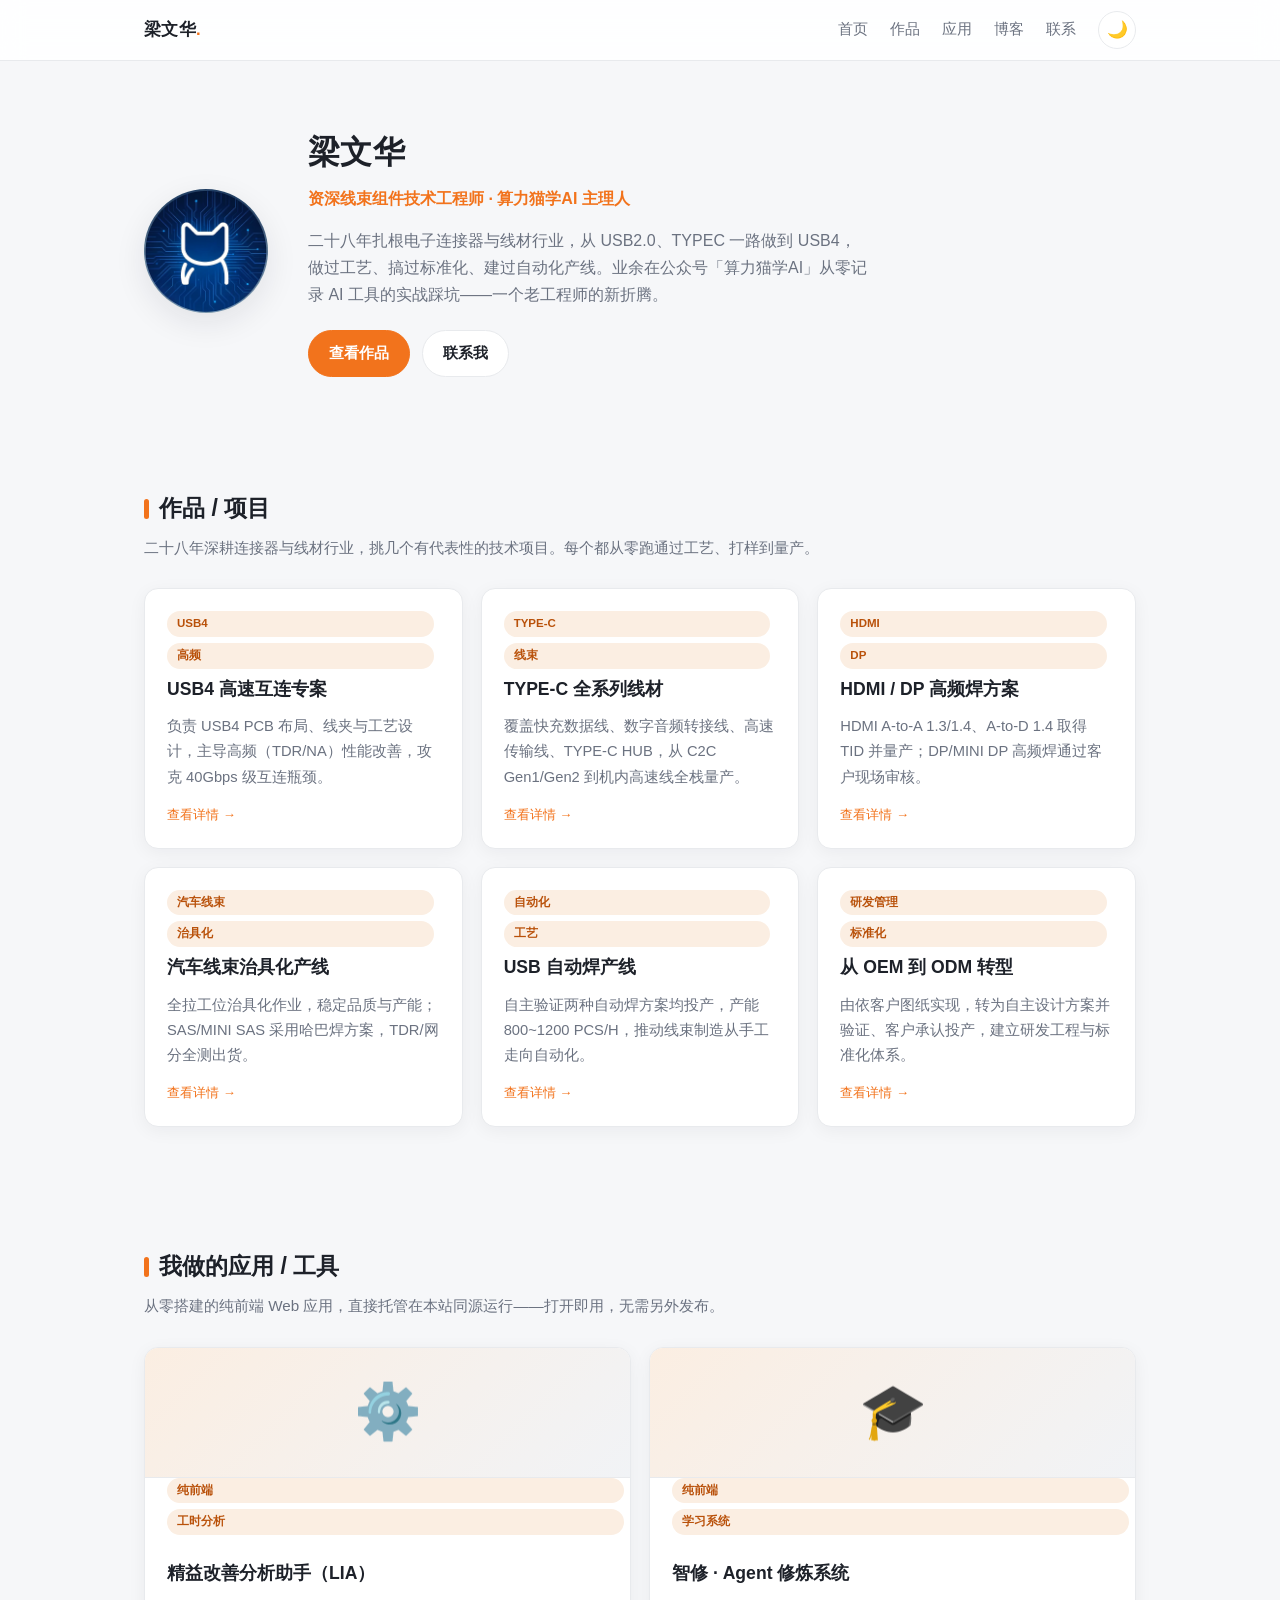
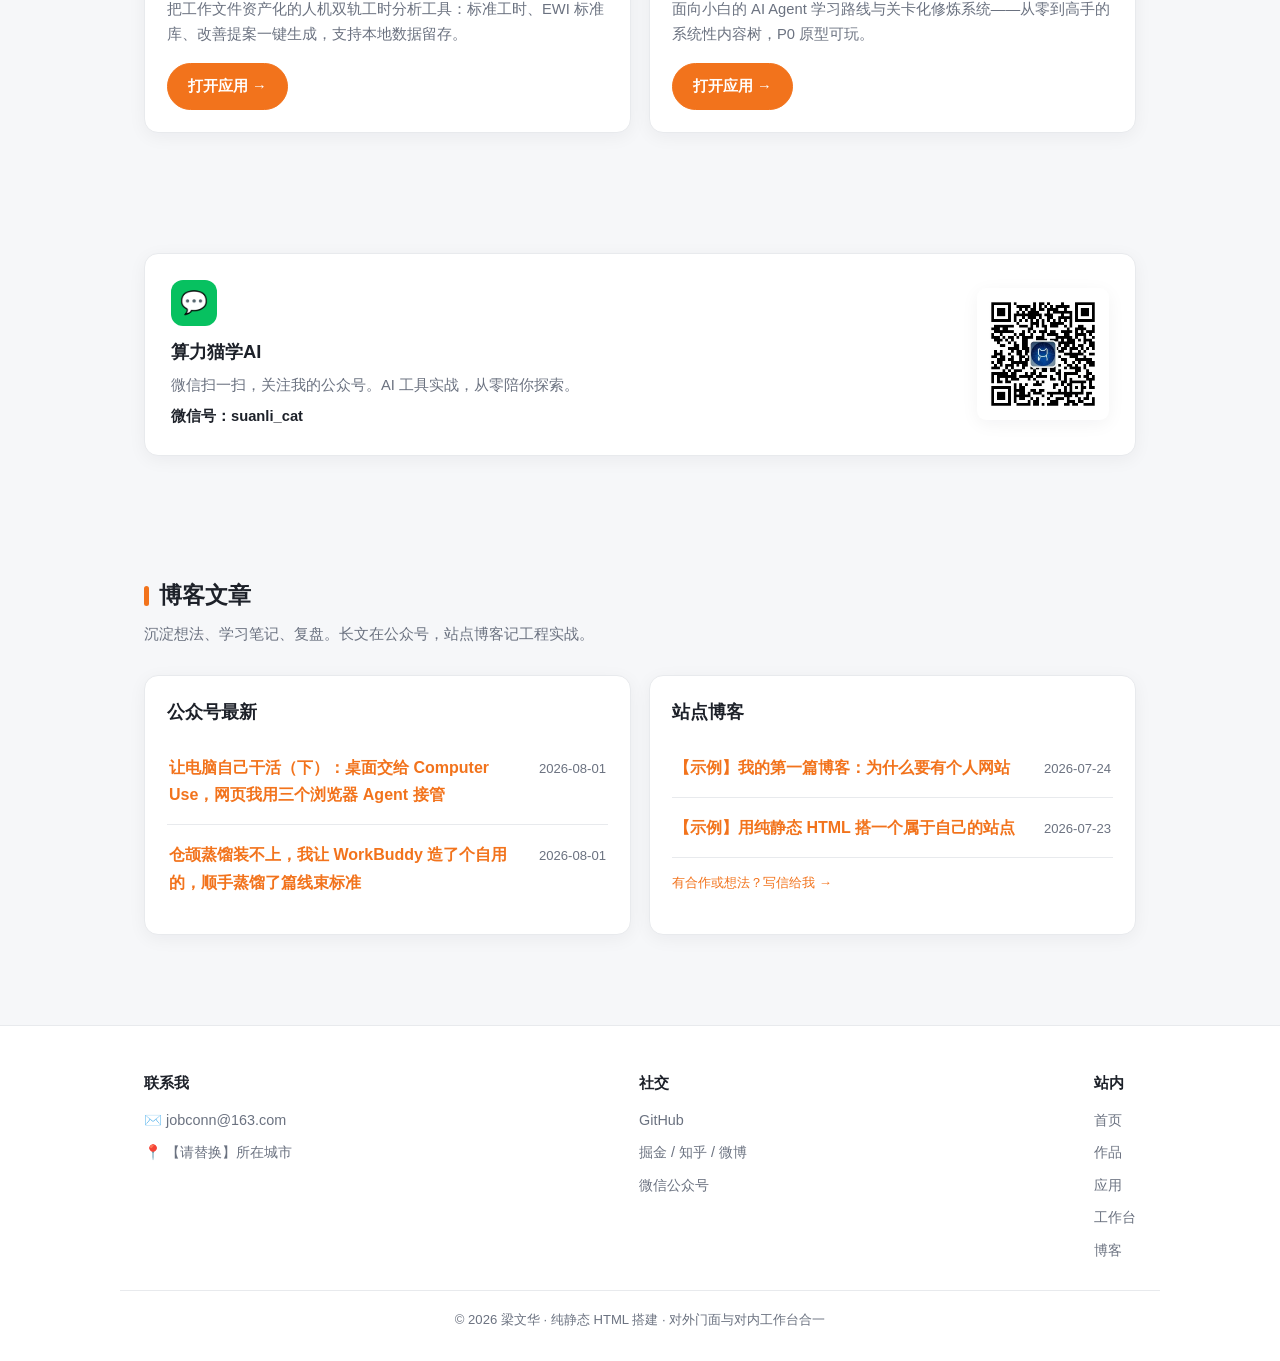
<file: index.html>
<!DOCTYPE html>
<html lang="zh-CN" data-theme="light">
<head>
  <meta charset="UTF-8" />
  <meta name="viewport" content="width=device-width, initial-scale=1.0" />
  <title>梁文华 · 硬件工程师 / 算力猫学AI</title>
  <meta name="description" content="梁文华，资深线束组件技术工程师，业余运营公众号「算力猫学AI」，记录 AI 工具实战。对外门面与对内工作台，合一于此。" />
  <link rel="stylesheet" href="assets/css/style.css" />
</head>
<body>

  <!-- ===== 顶部导航 ===== -->
  <header class="nav">
    <div class="container nav-inner">
      <div class="brand">梁文华<span>.</span></div>
      <nav class="nav-links">
        <a href="#top">首页</a>
        <a href="#projects">作品</a>
        <a href="#apps">应用</a>
        <a href="#blog">博客</a>
        <a href="#contact">联系</a>
        <button class="theme-toggle" id="themeToggle" aria-label="切换主题">🌙</button>
      </nav>
    </div>
  </header>

  <!-- ===== Hero ===== -->
  <section class="hero" id="top">
    <div class="container hero-grid">
      <img class="avatar" src="assets/img/avatar.png" alt="算力猫" />
      <div class="hero-text">
        <div class="hero-name">梁文华</div>
        <div class="hero-tag">资深线束组件技术工程师 · 算力猫学AI 主理人</div>
        <p class="hero-desc">
          二十八年扎根电子连接器与线材行业，从 USB2.0、TYPEC 一路做到 USB4，做过工艺、搞过标准化、建过自动化产线。业余在公众号「算力猫学AI」从零记录 AI 工具的实战踩坑——一个老工程师的新折腾。
        </p>
        <div class="hero-cta">
          <a class="btn btn-primary" href="#projects">查看作品</a>
          <a class="btn" href="#contact">联系我</a>
        </div>
      </div>
    </div>
  </section>

  <!-- ===== 作品 / 项目 ===== -->
  <section id="projects">
    <div class="container">
      <h2 class="section-title">作品 / 项目</h2>
      <p class="section-sub">二十八年深耕连接器与线材行业，挑几个有代表性的技术项目。每个都从零跑通过工艺、打样到量产。</p>
      <div class="grid grid-3">
        <div class="card">
          <span class="tag">USB4</span><span class="tag">高频</span>
          <h3>USB4 高速互连专案</h3>
          <p>负责 USB4 PCB 布局、线夹与工艺设计，主导高频（TDR/NA）性能改善，攻克 40Gbps 级互连瓶颈。</p>
          <div class="meta"><a href="#">查看详情 →</a></div>
        </div>
        <div class="card">
          <span class="tag">TYPE-C</span><span class="tag">线束</span>
          <h3>TYPE-C 全系列线材</h3>
          <p>覆盖快充数据线、数字音频转接线、高速传输线、TYPE-C HUB，从 C2C Gen1/Gen2 到机内高速线全栈量产。</p>
          <div class="meta"><a href="#">查看详情 →</a></div>
        </div>
        <div class="card">
          <span class="tag">HDMI</span><span class="tag">DP</span>
          <h3>HDMI / DP 高频焊方案</h3>
          <p>HDMI A-to-A 1.3/1.4、A-to-D 1.4 取得 TID 并量产；DP/MINI DP 高频焊通过客户现场审核。</p>
          <div class="meta"><a href="#">查看详情 →</a></div>
        </div>
        <div class="card">
          <span class="tag">汽车线束</span><span class="tag">治具化</span>
          <h3>汽车线束治具化产线</h3>
          <p>全拉工位治具化作业，稳定品质与产能；SAS/MINI SAS 采用哈巴焊方案，TDR/网分全测出货。</p>
          <div class="meta"><a href="#">查看详情 →</a></div>
        </div>
        <div class="card">
          <span class="tag">自动化</span><span class="tag">工艺</span>
          <h3>USB 自动焊产线</h3>
          <p>自主验证两种自动焊方案均投产，产能 800~1200 PCS/H，推动线束制造从手工走向自动化。</p>
          <div class="meta"><a href="#">查看详情 →</a></div>
        </div>
        <div class="card">
          <span class="tag">研发管理</span><span class="tag">标准化</span>
          <h3>从 OEM 到 ODM 转型</h3>
          <p>由依客户图纸实现，转为自主设计方案并验证、客户承认投产，建立研发工程与标准化体系。</p>
          <div class="meta"><a href="#">查看详情 →</a></div>
        </div>
      </div>
    </div>
  </section>

  <!-- ===== 我做的应用 / 工具 ===== -->
  <section id="apps">
    <div class="container">
      <h2 class="section-title">我做的应用 / 工具</h2>
      <p class="section-sub">从零搭建的纯前端 Web 应用，直接托管在本站同源运行——打开即用，无需另外发布。</p>
      <div class="grid grid-2">
        <div class="card app-card">
          <div class="app-cover">⚙️</div>
          <span class="tag">纯前端</span><span class="tag">工时分析</span>
          <h3>精益改善分析助手（LIA）</h3>
          <p>把工作文件资产化的人机双轨工时分析工具：标准工时、EWI 标准库、改善提案一键生成，支持本地数据留存。</p>
          <div class="meta"><a class="btn btn-primary" href="apps/lia/index.html" target="_blank" rel="noopener">打开应用 →</a></div>
        </div>
        <div class="card app-card">
          <div class="app-cover">🎓</div>
          <span class="tag">纯前端</span><span class="tag">学习系统</span>
          <h3>智修 · Agent 修炼系统</h3>
          <p>面向小白的 AI Agent 学习路线与关卡化修炼系统——从零到高手的系统性内容树，P0 原型可玩。</p>
          <div class="meta"><a class="btn btn-primary" href="apps/zhixiu/index.html" target="_blank" rel="noopener">打开应用 →</a></div>
        </div>
      </div>
    </div>
  </section>

  <!-- ===== 公众号 ===== -->
  <section id="wechat">
    <div class="container">
      <div class="wechat-card">
        <div class="wc-text">
          <div class="wc-icon">💬</div>
          <h3>算力猫学AI</h3>
          <p>微信扫一扫，关注我的公众号。AI 工具实战，从零陪你探索。</p>
          <p class="wc-id">微信号：suanli_cat</p>
        </div>
        <img class="wc-qr" src="assets/img/wechat-qr.png" alt="算力猫学AI 微信公众号二维码" />
      </div>
    </div>
  </section>

  <!-- ===== 博客文章 ===== -->
  <section id="blog">
    <div class="container">
      <h2 class="section-title">博客文章</h2>
      <p class="section-sub">沉淀想法、学习笔记、复盘。长文在公众号，站点博客记工程实战。</p>
      <div class="grid grid-2">
        <div class="card">
          <h3>公众号最新</h3>
          <div class="post">
            <a class="post-title" href="https://mp.weixin.qq.com/s/bawZDjNMXqaXvCN2IGCQVQ" target="_blank" rel="noopener">让电脑自己干活（下）：桌面交给 Computer Use，网页我用三个浏览器 Agent 接管</a>
            <span class="post-date">2026-08-01</span>
          </div>
          <div class="post">
            <a class="post-title" href="https://mp.weixin.qq.com/s/rM6ZleQ5XlQIop7RYvRRzg" target="_blank" rel="noopener">仓颉蒸馏装不上，我让 WorkBuddy 造了个自用的，顺手蒸馏了篇线束标准</a>
            <span class="post-date">2026-08-01</span>
          </div>
        </div>
        <div class="card">
          <h3>站点博客</h3>
          <div class="post">
            <a class="post-title" href="blog/article-1.html">【示例】我的第一篇博客：为什么要有个人网站</a>
            <span class="post-date">2026-07-24</span>
          </div>
          <div class="post">
            <a class="post-title" href="blog/article-2.html">【示例】用纯静态 HTML 搭一个属于自己的站点</a>
            <span class="post-date">2026-07-23</span>
          </div>
          <div class="meta"><a href="mailto:jobconn@163.com">有合作或想法？写信给我 →</a></div>
        </div>
      </div>
    </div>
  </section>

  <!-- ===== 页脚 / 联系方式 ===== -->
  <footer class="footer" id="contact">
    <div class="container footer-grid">
      <div>
        <h4>联系我</h4>
        <div class="links">
          <a href="mailto:jobconn@163.com">✉️ jobconn@163.com</a>
          <a href="#">📍 【请替换】所在城市</a>
        </div>
      </div>
      <div>
        <h4>社交</h4>
        <div class="links">
          <!-- 【请替换】各平台链接 -->
          <a href="#" target="_blank" rel="noopener">GitHub</a>
          <a href="#" target="_blank" rel="noopener">掘金 / 知乎 / 微博</a>
          <a href="#" target="_blank" rel="noopener">微信公众号</a>
        </div>
      </div>
      <div>
        <h4>站内</h4>
        <div class="links">
          <a href="index.html#top">首页</a>
          <a href="index.html#projects">作品</a>
          <a href="index.html#apps">应用</a>
          <a href="workbench.html">工作台</a>
          <a href="index.html#blog">博客</a>
        </div>
      </div>
    </div>
    <div class="container footer-bottom">
      © <span id="year">2026</span> 梁文华 · 纯静态 HTML 搭建 · 对外门面与对内工作台合一
    </div>
  </footer>

  <!-- ===== 应用内嵌弹层（站内 iframe 运行，不跳走） ===== -->
  <div class="app-modal" id="appModal" aria-hidden="true">
    <div class="app-modal-bar">
      <span class="app-modal-title" id="appModalTitle">应用</span>
      <div>
        <a class="app-modal-open" id="appModalOpen" href="#" target="_blank" rel="noopener">新窗口打开 ↗</a>
        <button class="app-modal-close" id="appModalClose" aria-label="关闭">✕</button>
      </div>
    </div>
    <iframe class="app-modal-frame" id="appModalFrame" title="应用"></iframe>
  </div>

  <script src="assets/js/main.js"></script>
</body>
</html>
</file>
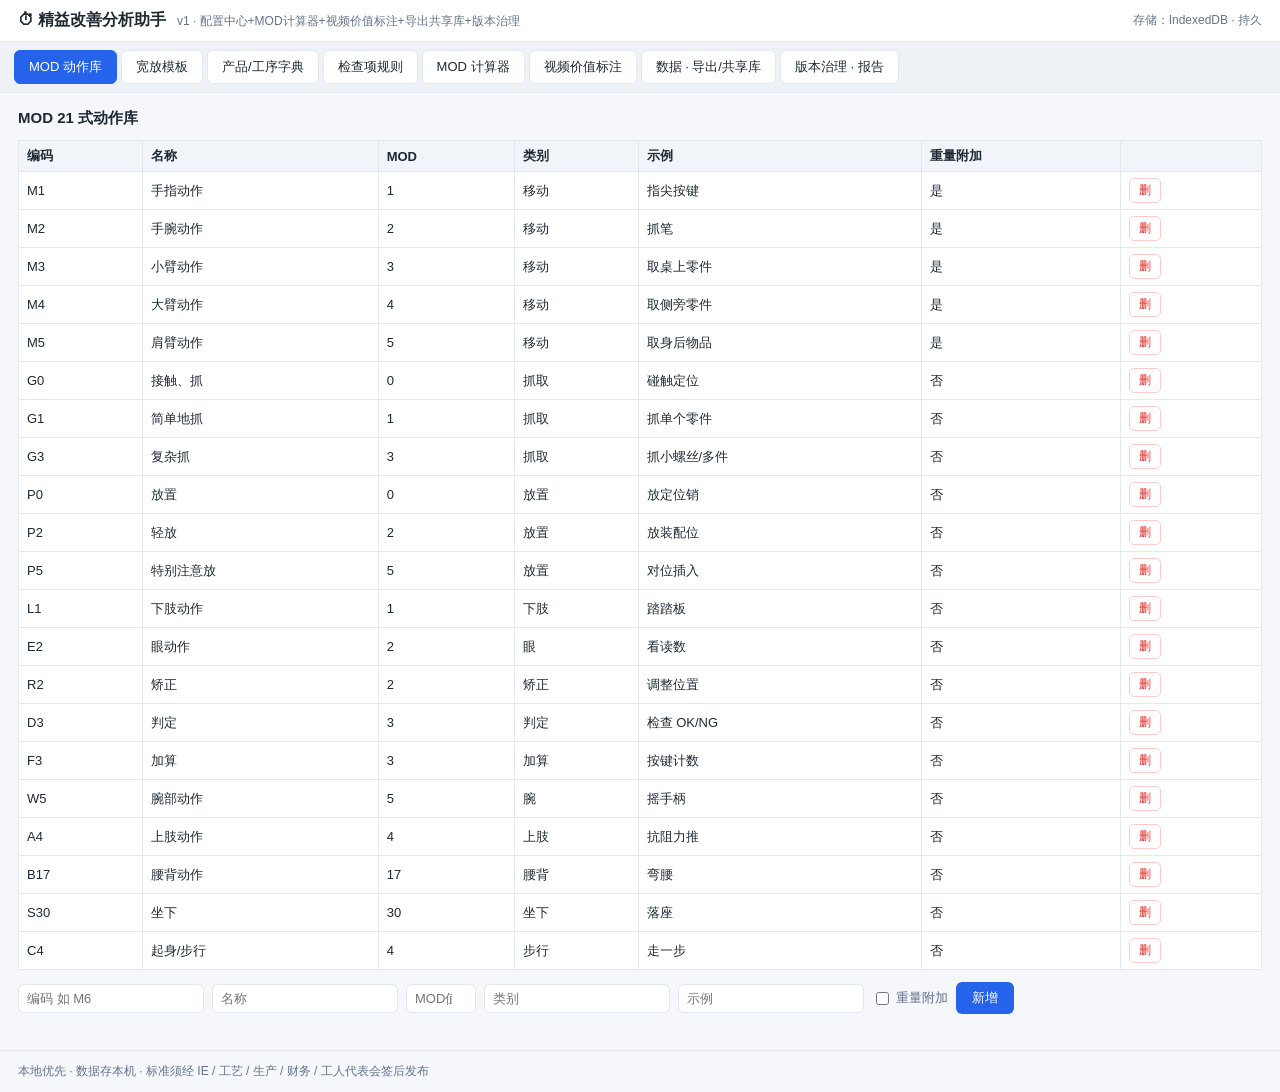
<file: apps/lia/index.html>
<!DOCTYPE html><html lang="zh-CN"><head><meta charset="UTF-8"><meta name="viewport" content="width=device-width,initial-scale=1"><title>精益改善分析助手 LIA · v1</title><style>:root{--bg:#f5f7fa;--panel:#fff;--border:#e2e8f0;--text:#1f2933;--muted:#64748b;--primary:#2563eb;--primary-d:#1d4ed8;--danger:#dc2626}*{box-sizing:border-box}body{margin:0;font-family:-apple-system,"Segoe UI","Microsoft YaHei",sans-serif;color:var(--text);background:var(--bg)}.topbar{display:flex;justify-content:space-between;align-items:center;padding:10px 18px;background:#fff;border-bottom:1px solid var(--border)}.brand{font-weight:700;font-size:16px}.ver{font-size:12px;color:var(--muted);font-weight:400;margin-left:6px}.meta{font-size:12px;color:var(--muted)}.tabs{display:flex;gap:4px;padding:8px 14px;background:#eef2f7;border-bottom:1px solid var(--border);flex-wrap:wrap}.tab{padding:7px 14px;border:1px solid var(--border);background:#fff;border-radius:6px;cursor:pointer;font-size:13px;color:var(--text)}.tab.active{background:var(--primary);color:#fff;border-color:var(--primary)}.tab:disabled{opacity:.5;cursor:not-allowed}.content{padding:16px 18px;max-width:1280px}.panel{display:none}.panel.active{display:block}.panel h2{font-size:15px;margin:0 0 12px}.grid{width:100%;border-collapse:collapse;font-size:13px;background:#fff}.grid td,.grid th{border:1px solid var(--border);padding:6px 8px;text-align:left}.grid th{background:#f1f5f9;font-weight:600}#proc-dict-table{table-layout:fixed}#proc-dict-table td,#proc-dict-table th{line-height:1.5;vertical-align:top;word-break:break-word;overflow-wrap:anywhere}#proc-add-row #p-category,#proc-add-row #p-name,#proc-dict-table th:first-child,#proc-dict-table th:nth-child(4){width:10em}#proc-add-row #p-product,#proc-dict-table th:nth-child(2){width:15ch}#proc-add-row #p-id,#proc-dict-table th:nth-child(3){width:25ch}#proc-dict-table td:nth-child(6),#proc-dict-table th:nth-child(6){width:44px}#proc-add-row{flex-wrap:nowrap}#proc-add-row #p-add,#proc-add-row input{flex:0 0 auto}#proc-add-row #p-content{flex:1 1 auto;min-width:0;width:auto}.cb-pop{position:fixed;z-index:9999;display:none;max-height:220px;max-width:460px;overflow-y:auto;background:#fff;border:1px solid var(--border);border-radius:6px;box-shadow:0 6px 20px rgba(15,26,61,.18);font-size:13px;padding:3px}.cb-item{padding:5px 8px;border-radius:4px;cursor:pointer;color:#0f1a3d;white-space:nowrap;overflow:hidden;text-overflow:ellipsis}.cb-item.on,.cb-item:hover{background:#e8f1fb;color:#0f1a3d}#proc-bulk{margin-top:14px;border:1px solid var(--border);border-radius:6px;padding:8px 12px 12px;background:#fcfdff}#proc-bulk>summary{cursor:pointer;font-size:13px;font-weight:600;color:var(--primary);padding:2px 0}#proc-bulk .bulk-body{margin-top:10px}#proc-bulk .formrow{margin-top:8px;gap:8px}#proc-bulk button{padding:7px 14px;font-size:13px;border:1px solid var(--border);background:#fff;border-radius:6px;cursor:pointer;color:#0f1a3d}#proc-bulk button.primary{background:var(--primary);color:#fff;border:none}#proc-bulk button.primary:hover{background:var(--primary-d)}#proc-bulk textarea{width:100%;box-sizing:border-box;margin-top:8px;padding:6px 8px;border:1px solid var(--border);border-radius:6px;font-size:13px;font-family:inherit;resize:vertical}#p-import-preview{margin-top:10px}#p-import-preview .err{padding:2px 0}#p-import-preview button{padding:6px 12px}.formrow{display:flex;gap:8px;margin-top:12px;flex-wrap:wrap;align-items:center}.formrow input{padding:6px 8px;border:1px solid var(--border);border-radius:6px;font-size:13px}.formrow label{font-size:13px;color:var(--muted);display:inline-flex;align-items:center;gap:4px}button.primary{background:var(--primary);color:#fff;border:none;padding:7px 16px;border-radius:6px;cursor:pointer;font-size:13px}button.primary:hover{background:var(--primary-d)}button.primary.submark{background:#0ea5e9}button.primary.submark:hover{background:#0284c7}button.primary.submark.armed{background:#16a34a;border-color:#16a34a;color:#fff}button.secondary{background:#fff;color:var(--primary);border:1px solid var(--primary);padding:7px 16px;border-radius:6px;cursor:pointer;font-size:13px}button.secondary:hover{background:#eef6ff}button.mini{padding:3px 9px;font-size:12px;border:1px solid var(--border);background:#fff;border-radius:5px;cursor:pointer}button.mini.del{color:var(--danger);border-color:#fecaca}.preview{margin:10px 0;padding:8px 12px;background:#eef6ff;border:1px solid #bfdbfe;border-radius:6px;font-size:13px;color:#1e40af}.muted{color:var(--muted)}.foot{padding:12px 18px;font-size:12px;color:var(--muted);border-top:1px solid var(--border);margin-top:20px}.calc-grid{display:grid;grid-template-columns:220px 1fr 300px;gap:16px;align-items:start}.calc-col{background:#fff;border:1px solid var(--border);border-radius:8px;padding:12px 14px}.calc-col h3{margin:0 0 10px;font-size:13px;color:var(--muted)}.picker-groups{display:flex;flex-wrap:wrap;gap:4px;margin-bottom:8px}.grp{font-size:12px;padding:3px 9px;border:1px solid var(--border);background:#fff;border-radius:12px;cursor:pointer}.grp.active{background:var(--primary);color:#fff;border-color:var(--primary)}.act-picker{display:flex;flex-wrap:wrap;gap:6px;max-height:460px;overflow-y:auto}.act-btn{display:flex;flex-direction:column;align-items:center;justify-content:center;width:58px;height:50px;border:1px solid var(--border);background:#f8fafc;border-radius:7px;cursor:pointer;padding:2px;transition:.12s}.act-btn:hover{border-color:var(--primary);background:#eef6ff;transform:translateY(-1px)}.act-btn b{font-size:13px;color:var(--text)}.act-btn span{font-size:10px;color:var(--muted);line-height:1.1}.act-btn i{font-size:11px;font-style:normal;color:var(--primary);font-weight:700}.seq-tools{font-size:13px;align-items:center}.seq-tools .sep{color:var(--muted);margin-left:6px}.seq-tools input{padding:5px 7px;border:1px solid var(--border);border-radius:6px;width:190px}.small{font-size:12px}.calc-mid .formrow label{font-size:13px}.calc-mid select,.save-row input,.seq-tools select{padding:5px 7px;border:1px solid var(--border);border-radius:6px;font-size:13px;background:#fff}.res-box{background:#f8fafc;border:1px solid var(--border);border-radius:8px;padding:10px 12px}.res-row{display:flex;justify-content:space-between;align-items:baseline;padding:5px 0;font-size:13px}.res-row.sub{font-size:12px;color:var(--muted);padding-top:0}.res-row.total{border-top:2px solid var(--primary);margin-top:4px;padding-top:8px;font-size:14px}.res-row.total b{color:var(--primary-d);font-size:16px}.res-row .muted{font-size:12px}.err{color:var(--danger);font-size:13px;padding:6px 0}.save-row{margin-top:12px}.saved-list{margin-top:8px;display:flex;flex-direction:column;gap:8px}.saved-item{border:1px solid var(--border);border-radius:7px;padding:7px 10px;background:#f8fafc}.saved-h{font-size:13px;display:flex;align-items:center;gap:6px}.saved-d{margin-top:3px}.tag{font-size:11px;background:#e2e8f0;color:var(--muted);padding:1px 7px;border-radius:10px}.vid-grid{display:flex;flex-direction:column;gap:18px;align-items:stretch}.vid-col{background:#fff;border:1px solid var(--border);border-radius:10px;padding:14px;width:100%}.vid-result{position:static}#vid-cur-value-analysis{margin-top:14px;margin-bottom:10px}.vid-import{margin:8px 0;font-size:13px}.vid-player{background:#0f172a;border-radius:8px;overflow:hidden}.vid-player video{width:100%;max-height:480px;aspect-ratio:16/9;object-fit:contain;display:block;background:#000}.vid-scrub-wrap{padding:8px 12px 10px;background:#0f172a}.vid-scrub{-webkit-appearance:none;appearance:none;width:100%;height:18px;background:0 0;cursor:pointer;margin:0}.vid-scrub:focus{outline:0}.vid-scrub::-webkit-slider-runnable-track{height:8px;border-radius:4px;background:linear-gradient(90deg,#3a8fd0 0,#3a8fd0 var(--p,0),#334155 var(--p,0),#334155 100%)}.vid-scrub::-moz-range-track{height:8px;border-radius:4px;background:#334155}.vid-scrub::-moz-range-progress{height:8px;border-radius:4px;background:#3a8fd0}.vid-scrub::-webkit-slider-thumb{-webkit-appearance:none;appearance:none;width:16px;height:16px;border-radius:50%;background:#fff;border:2px solid #3a8fd0;margin-top:-4px}.vid-scrub::-moz-range-thumb{width:14px;height:14px;border-radius:50%;background:#fff;border:2px solid #3a8fd0}.vid-scrub-meta{display:flex;justify-content:space-between;align-items:center;margin-top:4px;font-size:12px}.vid-scrub-meta .time{color:#e2e8f0;font-variant-numeric:tabular-nums}.vid-scrub-meta .muted{color:#94a3b8}.vid-valuebar{padding:2px 12px 10px;background:#0f172a}.vb-head{display:flex;justify-content:space-between;align-items:center;margin-bottom:4px;font-size:12px;color:#94a3b8;gap:10px;flex-wrap:wrap}.vb-legend{display:flex;gap:10px;flex-wrap:wrap}.vb-leg{display:inline-flex;align-items:center;gap:4px;color:#cbd5e1}.vb-dot{width:9px;height:9px;border-radius:2px;display:inline-block}.vb-track-wrap{position:relative;height:65px;background:#334155;border-radius:4px;overflow:hidden}.vb-track{position:absolute;inset:0}.vb-sub{position:absolute;top:14px;height:8px;cursor:pointer;border-radius:2px;box-shadow:inset 0 0 0 1px rgba(255,255,255,.35);min-width:4px}.vb-sub:hover{filter:brightness(1.2)}.vb-sub.hidden{opacity:.28;filter:grayscale(1);box-shadow:inset 0 0 0 1px rgba(255,255,255,.35),inset 0 0 0 2px #ef4444}.vb-tk{position:absolute;height:11px;border-radius:2px;opacity:.92;pointer-events:none;box-shadow:inset 0 0 0 1px rgba(255,255,255,.25)}.vb-p{top:1px;background:#ba7517}.vb-m{top:25px;background:#185fa5}.vb-cyc,.vb-mseg,.vb-pseg{position:absolute;pointer-events:auto;cursor:pointer;border-radius:2px}.vb-cyc{top:3px;height:16px;color:#fff;font-size:10px;line-height:16px;padding-left:3px;overflow:hidden;white-space:nowrap}.vb-pseg{top:22px;height:18px}.vb-mseg{top:44px;height:18px}.vb-cyc:hover,.vb-mseg:hover,.vb-pseg:hover{filter:brightness(1.18)}.vb-mseg.vb-segment-selected,.vb-pseg.vb-segment-selected{outline:#1d4e89 solid 2px;outline-offset:-2px;box-shadow:0 0 0 1px rgba(255,255,255,.75) inset,0 0 6px rgba(29,78,137,.6);z-index:3}.vb-track.splitting{cursor:crosshair;background:repeating-linear-gradient(45deg,rgba(29,78,137,.12) 0 8px,transparent 8px 16px)}.vb-sel{position:absolute;pointer-events:none;border:1px dashed rgba(255,255,255,.8);border-radius:2px;font-size:10px;line-height:1;color:#fff;display:flex;align-items:center;justify-content:center;overflow:hidden}.vb-track.gap-dragging{cursor:crosshair;user-select:none}.vb-msub{position:absolute;top:39px;height:8px;background:#0d3b6b;border:1px solid #cfe3ff;border-radius:2px;opacity:.96;cursor:context-menu}.subact-card.hidden{opacity:.6;background:#fff7ed}.badge.bad{background:#fee2e2;color:#b91c1c;border:1px solid #fca5a5}.vb-playhead{position:absolute;top:0;bottom:0;width:2px;background:#fff;left:0;pointer-events:none;box-shadow:0 0 3px rgba(0,0,0,.6)}.vb-sub,.vb-track.dragging{user-select:none}.vb-sub::before{content:'';position:absolute;top:0;bottom:0;left:0;width:5px;cursor:col-resize}.vb-sub::after{content:'';position:absolute;top:0;bottom:0;right:0;width:5px;cursor:col-resize}.vb-empty{position:absolute;inset:0;display:flex;align-items:center;justify-content:center;font-size:12px;color:#64748b}.vb-menu{position:fixed;z-index:999;min-width:150px;background:#1e293b;border:1px solid #475569;border-radius:8px;padding:4px;box-shadow:0 8px 24px rgba(0,0,0,.45);font-size:13px}.vb-menu[hidden]{display:none}.vb-menu-title{color:#94a3b8;font-size:11px;padding:4px 8px 6px}.vb-menu-item{display:flex;align-items:center;gap:8px;width:100%;text-align:left;background:0 0;border:0;color:#e2e8f0;padding:6px 8px;border-radius:6px;cursor:pointer;font-size:13px}.vb-menu-item:hover{background:#334155}.vb-menu-item.cur{background:#2563eb;color:#fff}.vb-menu-item .vb-dot{width:10px;height:10px}.vb-synth-wrap{margin-top:6px}.vb-synth-head{font-size:11px;color:#94a3b8;margin-bottom:3px;display:flex;gap:8px;align-items:center;flex-wrap:wrap}.vb-synth{position:relative;display:flex;align-items:stretch;height:30px;background:#1e293b;border-radius:4px;overflow:hidden;border:1px solid #334155}.vb-synth.dragover{outline:#38bdf8 dashed 2px;outline-offset:-2px;background:#0b2942}.vb-synth .synth-empty{position:absolute;inset:0;display:flex;align-items:center;justify-content:center;font-size:12px;color:#64748b;padding:0 8px;text-align:center}.synth-seg{flex:1 1 0;min-width:8px;display:flex;align-items:center;justify-content:center;color:#fff;font-size:10px;overflow:hidden;white-space:nowrap;cursor:grab;border-right:1px solid rgba(0,0,0,.35);box-shadow:inset 0 0 0 1px rgba(255,255,255,.25);user-select:none;padding:0 2px}.synth-seg:last-child{border-right:0}.synth-seg:hover{filter:brightness(1.15)}.synth-seg .synth-idx{font-size:9px;opacity:.85;margin-right:3px;background:rgba(0,0,0,.35);border-radius:6px;padding:0 3px;flex:0 0 auto}.synth-ghost{position:fixed;z-index:1200;pointer-events:none;transform:translate(-50%,-50%);background:#0f172a;color:#fff;border:1px solid #38bdf8;border-radius:6px;padding:3px 9px;font-size:12px;box-shadow:0 4px 14px rgba(0,0,0,.55);white-space:nowrap}.synth-ghost:empty{display:none}.vb-menu-sep{height:1px;background:#475569;margin:4px 2px}.vb-menu-item.act{font-weight:600}.vb-menu-item.act.loop{color:#93c5fd}.vb-menu-item.act.loop:hover{background:#1d4ed8}.vb-menu-item.act.danger{color:#fca5a5}.vb-menu-item.act.danger:hover{background:#7f1d1d}.seg-recycle-head td{background:#eef2f7;color:#475569;font-weight:600;font-size:12px;padding:4px 10px;border-top:1px dashed #cbd5e1}.seg-recycle{background:#f8fafc;color:#64748b;font-size:12px;padding:5px 10px}.seg-row-del .seg-recycle{background:#fef2f2}.seg-row-hide .seg-recycle{background:#fffbeb}.loop-head td{background:#eaf2ff;color:#1e3a8a;font-weight:700;font-size:12px;padding:5px 10px;border-top:2px solid #b9d0f5}.loop-head.active td{background:#dbeafe}.loop-badge{display:inline-block;background:#1e3a8a;color:#fff;font-size:11px;padding:1px 8px;border-radius:10px;margin-right:8px}.loop-head .set-active{margin-left:8px}#vid-active-loop{padding:4px 7px;border:1px solid var(--border);border-radius:6px;background:#fff}.badge{display:inline-block;font-size:11px;padding:1px 7px;border-radius:10px;margin-right:6px}.badge.del{background:#fecaca;color:#b91c1c}.badge.hide{background:#fde68a;color:#92400e}.vid-controls,.vid-mark{display:flex;flex-wrap:wrap;gap:6px;align-items:center;margin:8px 0;font-size:13px}.vid-controls .time{font-variant-numeric:tabular-nums;color:var(--muted);margin-left:auto}.vid-controls select,.vid-mark select{padding:5px 7px;border:1px solid var(--border);border-radius:6px;background:#fff}.vid-mark .muted{flex-basis:100%}.mark-track-row{display:inline-flex;align-items:center;gap:4px;padding:3px 6px;border:1px solid var(--border);border-radius:6px;background:#f7f9fc}.mark-track-name{font-weight:600;font-size:12px;color:var(--muted);min-width:28px}#vid-mark-in-cycle.armed,#vid-mark-in-machine.armed,#vid-mark-in-person.armed,#vid-mark-out-cycle.armed,#vid-mark-out-machine.armed,#vid-mark-out-person.armed{background:#16a34a;border-color:#16a34a;color:#fff}.vid-actions{margin-top:10px}.vid-cycle-table,.vid-seg-table{font-size:12px}.res-row .bad{color:var(--danger);font-weight:700}.warn{color:#b45309;font-size:13px;padding:4px 0}.ok{color:#166534;font-size:13px;padding:4px 0}.subact-row td.subact-cell{background:#fbf7ee;padding:5px 10px}.subact-list{display:flex;flex-wrap:wrap;gap:8px;align-items:stretch}.subact-card{display:inline-flex;flex-wrap:wrap;align-items:center;gap:5px;background:#fff;border:1px solid #e2d5b5;border-radius:8px;padding:5px 8px;box-shadow:0 1px 2px rgba(0,0,0,.04)}.subact-tag{display:inline-block;background:#f59e0b;color:#fff;font-size:11px;padding:1px 8px;border-radius:10px;white-space:nowrap}.sub-name{padding:3px 6px;border:1px solid var(--border);border-radius:5px;font-size:12px}.sub-vc,.sub-waste{padding:3px 5px;border:1px solid var(--border);border-radius:5px;font-size:12px;max-width:100px}.sub-mark{display:inline-flex;align-items:center;gap:4px;white-space:nowrap}.sub-in.armed{background:#16a34a;border-color:#16a34a;color:#fff}.sub-dur-disp{display:inline-block;min-width:44px;text-align:center;background:#eef2f7;border:1px solid var(--border);border-radius:5px;padding:2px 6px;font-variant-numeric:tabular-nums;color:#334155}.seg-modseq-wrap{margin-top:3px;min-width:0;max-width:100%}.modseq-wrap{display:inline-flex;flex-wrap:wrap;gap:4px;align-items:center;vertical-align:middle;max-width:100%}.modseq-sel{padding:2px 5px;border:1px solid var(--border);border-radius:5px;background:#fff;font-size:12px;max-width:160px}.modseq-chips{display:inline-flex;flex-wrap:wrap;gap:4px;max-width:100%;padding-bottom:2px;flex:0 1 auto}.modseq-chip{display:inline-flex;align-items:center;gap:2px;background:#e0e7ff;color:#1e3a8a;border:1px solid #c7d2fe;border-radius:10px;padding:1px 3px 1px 6px;font-size:12px;font-variant-numeric:tabular-nums;white-space:nowrap}#vid-seg-table{table-layout:fixed}#vid-seg-table .seg-waste{width:100%;max-width:100%}.modseq-x{border:0;background:#1e3a8a;color:#fff;width:15px;height:15px;line-height:13px;border-radius:50%;cursor:pointer;font-size:11px;padding:0}.modseq-x:hover{background:#dc2626}.ex-grid{display:grid;grid-template-columns:1fr 1fr;gap:18px;align-items:start}.ex-col{background:#fff;border:1px solid var(--border);border-radius:10px;padding:14px}.ex-col h3{margin-top:14px}.ex-col .vid-import{margin:8px 0}.ex-col code{background:#eef2f7;padding:1px 5px;border-radius:4px;font-size:12px}.gov-grid{display:grid;grid-template-columns:1.1fr 1fr;gap:18px;align-items:start}.gov-col{background:#fff;border:1px solid var(--border);border-radius:10px;padding:14px}.gov-col h3{margin:0 0 10px;font-size:14px;display:flex;align-items:center;gap:8px}.gov-col h3 .mini{margin-left:auto;font-weight:400}.gov-col h4{margin:14px 0 6px;font-size:13px;color:var(--muted)}#gov-list-table tr.sel{background:#eef6ff}.tag.ok{background:#dcfce7;color:#166534}.ok-head{color:#166534;background:#f0fdf4;border:1px solid #bbf7d0;border-radius:6px;padding:7px 10px;font-size:13px;margin-bottom:6px}.bad-head{color:#b91c1c;background:#fef2f2;border:1px solid #fecaca;border-radius:6px;padding:7px 10px;font-size:13px;margin-bottom:6px}.res-row.ok b{color:#16a34a}.res-row.bad b{color:var(--danger)}.res-row.na b{color:var(--muted)}.gov-meta{font-size:13px;padding:8px 10px;background:#f8fafc;border:1px solid var(--border);border-radius:7px;margin-bottom:10px}.sign-box{border:1px solid var(--border);border-radius:7px;padding:8px 10px}.sign-row{display:flex;gap:8px;align-items:center;margin:4px 0;font-size:13px}.sign-row label{width:92px;display:inline-flex;align-items:center;gap:4px}.sign-row input{padding:4px 6px;border:1px solid var(--border);border-radius:5px;font-size:13px}.sign-name{width:96px}.sign-note{flex:1}.gov-actions{margin-top:12px;gap:8px}button.warn-btn{background:#b45309;color:#fff;border:none;padding:7px 14px;border-radius:6px;cursor:pointer;font-size:13px}button.warn-btn:hover{background:#92400e}.vc-ref{margin:6px 0;font-size:13px}.vc-ref>summary{cursor:pointer;color:var(--primary);font-size:12.5px}.vc-ref-body{margin-top:6px;padding:8px 10px;background:#f8fafc;border:1px solid var(--border);border-radius:7px}.vc-item{font-size:12.5px;padding:3px 0;display:flex;align-items:baseline;gap:6px;flex-wrap:wrap}.vc-dot{display:inline-block;width:10px;height:10px;border-radius:50%;flex:0 0 auto;transform:translateY(1px)}.seg-scroll{overflow-x:auto}.vid-seg-table th{white-space:nowrap}.vid-seg-table td{white-space:normal;word-break:break-word}.seg-ok{box-shadow:inset 4px 0 0 #16a34a}.seg-bad{box-shadow:inset 4px 0 0 #dc2626;background:#fff5f5}.eff-toggle{padding:3px 10px;border-radius:5px;border:1px solid var(--border);font-size:12px;cursor:pointer}.eff-toggle.ok{background:#dcfce7;color:#166534;border-color:#bbf7d0}.eff-toggle.bad{background:#fee2e2;color:#b91c1c;border-color:#fecaca}.seg-el{padding:3px 5px;border:1px solid var(--border);border-radius:5px}.seg-el.mismatched{border:1px solid #d33;background:#fff0f0;color:#b91c1c}.seg-el.locked{background:#f1f5f9;color:#475569;cursor:not-allowed;border-style:dashed}.lock-ico{font-size:10px;margin-left:2px;opacity:.6;cursor:help}.err-list{margin:4px 0 4px 18px;padding:0}.err-list li{color:#b91c1c;font-size:12.5px;line-height:1.5}.seg-vc,.seg-waste{padding:3px 5px;border:1px solid var(--border);border-radius:5px;background:#fff}.seg-waste:disabled{background:#f1f5f9;color:#94a3b8}.va-block{margin-top:8px;padding:8px 10px;background:#fff;border:1px solid var(--border);border-radius:7px}.va-head{font-size:12.5px;font-weight:700;color:var(--primary-d);margin-bottom:4px}.res-row .good{color:#16a34a;font-weight:700}.vc-bar{display:flex;height:12px;border-radius:6px;overflow:hidden;margin:4px 0 8px;background:#e2e8f0}.vc-bar .vc-val{background:#2e9e5b}.vc-bar .vc-prep{background:#3a8fd0}.vc-bar .vc-nec{background:#e0a106}.vc-bar .vc-waste{background:#d6453d}.vc-legend{display:flex;flex-wrap:wrap;gap:10px;margin:2px 0 6px;font-size:11.5px;color:var(--muted)}.vc-leg{display:inline-flex;align-items:center;gap:4px}.seg-sel{width:18px;height:18px;cursor:pointer}.ba-table{margin:6px 0 8px;font-size:12.5px}.ba-table td,.ba-table th{text-align:center;padding:5px 6px}.ba-table td:first-child,.ba-table th:first-child{text-align:left}.ba-table .good{color:#166534;font-weight:700}.ba-table .bad{color:var(--danger);font-weight:700}.ba-table .muted,.ba-table td.muted{color:var(--muted)}#vid-proposals .prop-card{border:1px solid var(--border);border-radius:8px;padding:8px 10px;margin:8px 0;background:#fff}#vid-proposals .prop-card.done{border-color:#bbf7d0;background:#f0fdf4}.prop-head{font-size:13px;margin-bottom:6px;display:flex;align-items:baseline;gap:6px;flex-wrap:wrap}.prop-row{display:flex;gap:8px;align-items:flex-start;margin:4px 0}.prop-row>label{width:42px;flex:0 0 auto;font-size:12.5px;color:var(--muted);padding-top:4px}.prop-row.inline{align-items:center}.prop-row.inline label{width:auto;padding-top:0}.prop-countermeasure,.prop-problem{flex:1;min-height:38px;resize:vertical;padding:5px 7px;border:1px solid var(--border);border-radius:6px;font-size:13px;font-family:inherit}.prop-owner{width:96px;padding:5px 7px;border:1px solid var(--border);border-radius:6px;font-size:13px}.prop-status{padding:5px 7px;border:1px solid var(--border);border-radius:6px;font-size:13px;background:#fff}.syn-row{font-size:12px;line-height:1.5;padding:2px 4px;border-radius:4px}.syn-source .syn-row{display:flex;align-items:flex-start;gap:5px;cursor:pointer}.syn-source .syn-row:hover{background:#eef3fb}.syn-target .syn-row{display:flex;align-items:center;gap:5px;background:#eef3fb}.syn-ord{display:inline-flex;width:18px;height:18px;border-radius:50%;background:#2e6fd6;color:#fff;font-size:11px;align-items:center;justify-content:center;flex:0 0 auto}.ewi-cols{display:flex;gap:12px;margin:6px 0;flex-wrap:wrap}.ewi-col{flex:1;min-width:260px;border:1px solid var(--border);border-radius:8px;padding:10px;background:#fafbfd}.ewi-col-h{font-weight:600;font-size:13px;color:#334;margin-bottom:6px}.ewi-adv{margin-top:8px;border-top:1px dashed var(--border);padding-top:4px}.ewi-adv>summary{cursor:pointer;font-size:12px;color:var(--primary);user-select:none}.ewi-adv>summary:hover{color:var(--primary-d)}.ewi-group{border:1px solid var(--border);border-radius:7px;padding:7px 9px;background:#fff;margin-bottom:8px}.ewi-group-h{font-weight:600;font-size:12px;color:#2563eb;margin-bottom:5px}.saved-card{border:1px solid var(--border);border-radius:6px;padding:6px 8px;background:#f8fafc;margin-top:6px}.saved-title{font-size:12px;font-weight:600}.saved-meta{font-size:11px;color:var(--muted);margin:2px 0}.saved-actions{display:flex;gap:6px;margin-top:3px}.ewi-prev{margin-top:6px}.ewi-prev[hidden]{display:none}#ewi-cap{font-size:12px}button:disabled{opacity:.55;cursor:not-allowed}</style></head><body><header class="topbar"><div class="brand">⏱ 精益改善分析助手 <span class="ver">v1 · 配置中心+MOD计算器+视频价值标注+导出共享库+版本治理</span></div><div class="meta">存储：<span id="store-mode">…</span></div></header><nav class="tabs"><button class="tab active" data-tab="actions">MOD 动作库</button> <button class="tab" data-tab="allowance">宽放模板</button> <button class="tab" data-tab="process">产品/工序字典</button> <button class="tab" data-tab="rules">检查项规则</button> <button class="tab" data-tab="calc">MOD 计算器</button> <button class="tab" data-tab="video">视频价值标注</button> <button class="tab" data-tab="exchange">数据 · 导出/共享库</button> <button class="tab" data-tab="govern">版本治理 · 报告</button></nav><main class="content"><section class="panel active" id="panel-actions"><h2>MOD 21 式动作库</h2><table class="grid"><thead><tr><th>编码</th><th>名称</th><th>MOD</th><th>类别</th><th>示例</th><th>重量附加</th><th></th></tr></thead><tbody id="action-tbody"></tbody></table><div class="formrow"><input id="a-code" placeholder="编码 如 M6"> <input id="a-name" placeholder="名称"> <input id="a-mod" placeholder="MOD值" type="number" style="width:70px"> <input id="a-group" placeholder="类别"> <input id="a-example" placeholder="示例"> <label><input id="a-weight" type="checkbox"> 重量附加</label> <button id="a-add" class="primary">新增</button></div></section><section class="panel" id="panel-allowance"><h2>宽放模板（专家校核版）</h2><div class="formrow"><label>私事% <input id="al-personal" type="number" style="width:70px"></label> <label>疲劳-轻% <input id="al-fatigue-light" type="number" style="width:70px"></label> <label>疲劳-中% <input id="al-fatigue-medium" type="number" style="width:70px"></label> <label>延迟% <input id="al-delay" type="number" style="width:70px"></label> <label>政策% <input id="al-policy" type="number" style="width:70px"></label></div><div id="al-preview" class="preview"></div><button id="al-save" class="primary">保存宽放模板</button></section><section class="panel" id="panel-process"><h2>产品 / 工序字典</h2><table class="grid" id="proc-dict-table"><thead><tr><th>产品类别</th><th>产品料号</th><th>文件编号</th><th>工序名称</th><th>作业内容</th><th></th></tr></thead><tbody id="proc-tbody"></tbody></table><div class="formrow" id="proc-add-row"><input id="p-category" placeholder="产品类别"> <input id="p-product" placeholder="产品料号"> <input id="p-id" placeholder="文件编号 如 P-ASSY-02"> <input id="p-name" placeholder="工序名称"> <input id="p-content" placeholder="作业内容"> <button id="p-add" class="primary">新增</button></div><details id="proc-bulk"><summary>批量导入 / 下载模板</summary><div class="bulk-body"><div class="formrow"><button id="p-tpl-csv">下载 CSV 模板</button> <button id="p-tpl-xls">下载 Excel 模板</button> <button id="p-import" class="primary">选择文件导入</button> <input type="file" id="p-import-file" accept=".csv,.txt,.tsv,.json" hidden></div><div class="muted small">支持三种来源：① CSV 文件（Excel 填好后「另存为 CSV」即可）② 直接从 Excel 复制区域粘贴到下面 ③ 本工具导出的 JSON。 以「文件编号」为主键 —— 已存在的编号，导入时由你选择<b>覆盖</b>或<b>跳过</b>，不会静默改数据。</div><textarea id="p-paste" rows="4" placeholder="直接从 Excel 复制（含表头）粘贴到这里，列顺序随意，表头认以下名称：产品类别 / 产品料号 / 文件编号 / 工序名称 / 作业内容"></textarea><div class="formrow"><button id="p-paste-parse">解析粘贴内容</button> <button id="p-paste-clear">清空</button></div><div id="p-import-preview" class="preview"></div></div></details></section><section class="panel" id="panel-rules"><h2>检查项规则（可版本化增删改）</h2><table class="grid"><thead><tr><th>编号</th><th>组</th><th>名称</th><th>说明</th><th>启用</th><th></th></tr></thead><tbody id="rule-tbody"></tbody></table><div class="formrow"><input id="r-id" placeholder="编号 如 C10"> <input id="r-group" placeholder="组 A/B/C"> <input id="r-name" placeholder="名称"> <input id="r-desc" placeholder="说明"> <button id="r-add" class="primary">新增</button></div></section><section class="panel" id="panel-calc"><h2>MOD 法标准工时计算器</h2><div class="calc-grid"><div class="calc-col"><h3>动作库（点选加入序列）</h3><div id="picker-groups" class="picker-groups"></div><div id="act-picker" class="act-picker"></div><p class="muted small">数据来自「MOD 动作库」配置，含你新增的动作。</p></div><div class="calc-col calc-mid"><h3>动作序列</h3><div class="formrow"><label>工序：<select id="calc-process"></select></label> <label>疲劳等级： <select id="calc-fatigue"><option value="light">轻作业</option><option value="medium" selected="selected">中作业</option></select></label> <label>MOD 基准： <select id="calc-modbase"><option value="0.129" selected="selected">0.129 s</option><option value="0.143">0.143 s</option></select></label></div><table class="grid" id="seq-table"><thead><tr><th>动作</th><th>MOD</th><th>次数</th><th>重量kg</th><th>附加</th><th>小计</th><th></th></tr></thead><tbody id="seq-tbody"></tbody></table><div class="formrow seq-tools"><select id="seq-add-select"></select> <button id="seq-add-row">＋ 加一行</button> <button id="seq-clear">清空</button> <span class="sep">或粘贴编码：</span> <input id="seq-codes" placeholder="如 M3 G1 M3 P2 M3  或 M3x2 G1"> <button id="seq-parse">解析</button></div></div><div class="calc-col calc-result"><h3>计算结果</h3><div id="calc-result" class="res-box"></div><div class="formrow save-row"><input id="calc-operator" placeholder="标注人" title="做这份标准工时记录的人（与视频标注的「标注人」同一口径）"> <input id="calc-note" placeholder="备注"> <button id="calc-save" class="primary">存为标准工时记录</button></div><h3>已存记录</h3><div id="calc-saved" class="saved-list"></div></div></div></section><section class="panel" id="panel-video"><h2>视频人工标注 · MOD 法</h2><div class="vid-grid"><div class="vid-col"><div class="formrow"><label>产品类别<input id="vid-category" placeholder="如 线束类" style="width:96px" title="产品类别，进入资产文件名最前段"></label> <label>产品料号<input id="vid-product" placeholder="如 P-2031" style="width:96px" title="产品料号，进入资产文件名"></label> <label>工序：<select id="vid-process"></select></label> <label>疲劳： <select id="vid-fatigue"><option value="light">轻作业</option><option value="medium" selected="selected">中作业</option></select></label> <label>MOD基准： <select id="vid-modbase"><option value="0.129" selected="selected">0.129 s</option><option value="0.143">0.143 s</option></select></label> <label>帧率<input id="vid-fps" type="number" value="30" min="1" style="width:56px" title="逐帧步进用帧率"></label> <label>评价系数<input id="vid-rating" type="number" step="0.01" value="1" min="0.5" style="width:64px" title="标准工时 = 有效时间 × 评价系数 × (1+宽放)。1.00 = 不调整（按观测速度原样计算）；熟练工偏快可填 &lt;1，偏慢可填 &gt;1。"></label> <label>标注人<input id="vid-operator" placeholder="标注人" style="width:80px" title="做标注/测工时的人（文件名中的「人」）"></label></div><div class="vid-import"><input type="file" id="vid-file" accept="video/*"> <span class="muted small" id="vid-fname"></span> <span class="muted small" id="vid-hash" style="margin-left:8px"></span></div><div class="vid-import-path"><label class="muted small">原视频路径（手动填写，便于在共享盘定位；如 M:\线束部\00工艺助手\类别\编号\demo.mp4）：<input id="vid-path" placeholder="可留空，仅在支持的环境自动带入" style="width:380px;margin-left:6px"></label></div><div class="vid-player"><video id="vid-el" playsinline preload="metadata"></video><div class="vid-scrub-wrap"><input id="vid-scrub" class="vid-scrub" type="range" min="0" max="1000" value="0" step="0.1" aria-label="播放进度条（拖拽定位，松手不会自动播放）" title="拖拽定位：松手后不会自动播放，请用「▶ 播放」开始"><div class="vid-scrub-meta"><span class="time" id="vid-time">0.00 / 0.00 s</span> <span class="muted small" id="vid-scrub-hint">拖拽定位 · 松手不会自动播放，点「▶ 播放」才开始</span></div></div><div class="vid-valuebar"><div class="vb-head"><span>价值条（自上而下）：①循环轨道（按循环着色，只做循环分段）→ ②人时轨道（按价值分类着色）→ ③机时轨道（按价值分类着色）→ ④合成循环轨道（拖入人/机分段组成理想循环）。①②③任一轨道：单击=定位段起点、双击=终点、按住段边缘 0.15s 内拖动=调本段边界（同轨相邻分段磁吸联动、中段拖动=整段平移，循环轨道调分界时相邻循环随动）、循环轨道右键=循环菜单、人/机轨道右键=改价值分类/隐藏/删除；人/机分段<b>按住向下拖出轨道</b>即放入④合成循环轨道（原条不变）。人/机分段跨循环打点会自动在循环边界拆成两段分属两循环</span> <span class="vb-legend" id="vid-vb-legend"></span></div><div class="vb-track-wrap"><div class="vb-track" id="vid-valuebar-track"></div><div class="vb-playhead" id="vid-vb-playhead"></div></div><div class="vb-synth-wrap"><div class="vb-synth-head">④ 合成循环轨道（拖人时/机时分段到此组成理想循环 · 右键删除 · 拖动排序 · 不可调边界/时长 · 按代表循环时长显示真实长度，不铺满）</div><div class="vb-synth" id="vid-synth-bar"></div></div><div class="formrow vid-actions" style="margin-top:6px;gap:8px"><button id="vid-syn-preview" class="secondary" title="先从原视频抽取并组装为 EWI 视频预览播放，确认画面无误后再导出">▶ 预览视频（EWI）</button> <button id="vid-syn-export" class="primary" title="将合成循环轨道上的分段按序抽取并组装为 EWI 视频（mp4）下载到本机，需先点【预览视频(EWI)】确认无误">⬇ 导出视频（EWI）</button> <button id="vid-syn-push" class="primary" disabled="disabled" title="将当前预览/导出的合成视频一键推入 EWI 标准库（按当前产品类别/产品料号/工序名称归档），仅当已生成合成视频后可点">🔼 推入 EWI 标准库</button><div id="vid-syn-export-prog" class="muted small"></div></div><div id="vid-synth-preview" class="res-box" style="margin-top:6px"></div><div class="vb-menu" id="vid-vc-menu" hidden></div></div></div><div class="vid-controls"><button id="vid-play">▶ 播放</button> <button id="vid-frame-back" title="后退一帧">◀ 帧</button> <button id="vid-frame-fwd" title="前进一帧">帧 ▶</button> <label>速度 <select id="vid-rate"><option value="0.25">0.25x</option><option value="0.5">0.5x</option><option value="1" selected="selected">1x</option></select></label> <button id="vid-nudge-back">−0.1s</button> <button id="vid-nudge-fwd">+0.1s</button></div><div class="vid-mark"><div class="mark-track-row"><span class="mark-track-name">循环</span> <button id="vid-mark-in-cycle" class="primary" data-track="cycle">记录循环起点</button> <button id="vid-mark-out-cycle" class="primary" data-track="cycle">记录循环终点</button></div><div class="mark-track-row"><span class="mark-track-name">人时</span> <button id="vid-mark-in-person" class="primary" data-track="person">记录人时起点</button> <button id="vid-mark-out-person" class="primary" data-track="person">记录人时终点</button></div><div class="mark-track-row"><span class="mark-track-name">机时</span> <button id="vid-mark-in-machine" class="primary" data-track="machine">记录机时起点</button> <button id="vid-mark-out-machine" class="primary" data-track="machine">记录机时终点</button></div><button id="vid-save" class="primary">保存标注</button> <button id="vid-export-asset" class="primary" title="按 产品类别_产品料号_工序名_标注人_日期.json 自描述命名导出当前标注">导出标注</button> <button id="vid-import-asset" title="选择由「导出标注」生成的 .json 资产包，回灌为本机一条新的资产记录">导入标注</button> <button id="vid-new-ann" title="保存当前工作标注并开始一条新的资产记录">新建标注</button> <span class="muted small" id="vid-markhint">直接点各轨道「起点/终点」按钮打点：用「循环」圈出范围、再用「人时/机时」逐段标注。分段跨循环时会自动在循环边界拆成两段分属两循环。各循环的人/机分段数量不必一致。</span></div><div class="formrow vid-actions"><span class="muted small">段编辑：</span> <button id="vid-merge-left" title="合并价值条上 Ctrl/⌘ 点选的相邻分段（人时/机时：保留最左段的名称/分类；循环轨道：把相邻循环合并为一个，保留最左循环）">合并所选段（保留左）</button> <button id="vid-merge-right" title="合并价值条上 Ctrl/⌘ 点选的相邻分段（人时/机时：保留最右段的名称/分类；循环轨道：把相邻循环合并为一个，保留最右循环）">合并所选段（保留右）</button> <button id="vid-split" title="进入拆分模式：先拖动视频播放头到要拆的位置，点此按钮；再把鼠标移到该时刻所在分段上（显示剪刀），左键单击即拆分（每次仅一次，再次点按钮可再拆）">拆分</button> <button id="vid-clear-sel" title="清除价值条上的 Ctrl/⌘ 多选">清除选择</button> <button id="vid-ai">AI 辅助识别（预留）</button> <span class="muted small" id="vid-sel-status"></span> <span class="muted small" id="vid-edit-hint">合并：在价值条上按住 Ctrl/⌘ 点选同一轨道相邻分段，再点「合并所选段」；在<b>循环轨道</b>上点选相邻的多个循环，可把它们合并为一个循环（人/机分段全部归入保留的循环）。拆分：拖动播放头到拆分点 → 点「拆分」→ 鼠标移到该时刻所在分段（出现剪刀）→ 左键单击拆分（每次仅一次）。</span></div><h3>全部循环分段 <span class="muted small" id="vid-cur-cycle-no"></span></h3><div class="formrow vid-actions" style="background:#eef4ff;border:1px solid #b9d0f5;padding:6px 10px;border-radius:8px;margin-bottom:6px"><span class="muted small"><b>编辑目标循环：</b></span> <button id="vid-loop-prev" class="mini" title="上一个循环">◀ 上一循环</button> <select id="vid-active-loop" style="max-width:200px"></select> <button id="vid-loop-next" class="mini" title="下一个循环">下一循环 ▶</button> <span class="muted small">（新打点 / 合并 / 拆分 / 右键值分类落到此循环；切换不影响其它循环数据）</span></div><details class="vc-ref"><summary>价值分类说明（有效作业 / 准备作业 / 附带作业 / 浪费，点击展开）</summary><div id="vid-vc-ref" class="vc-ref-body"></div></details><div class="seg-scroll"><table class="grid" id="vid-seg-table"><colgroup><col style="width:32px"><col style="width:32px"><col style="width:58px"><col style="width:100px"><col style="width:62px"><col style="width:108px"><col style="width:112px"><col><col style="width:48px"><col style="width:48px"><col style="width:48px"><col style="width:56px"></colgroup><thead><tr><th>选</th><th>#</th><th>轨道</th><th>段名</th><th>有效/<br>无效</th><th>价值分类</th><th>浪费类型</th><th>MOD码</th><th>起点s</th><th>终点s</th><th>时长s</th><th></th></tr></thead><tbody id="vid-seg-tbody"></tbody></table></div><div id="vid-cur-value-analysis"></div><div class="formrow vid-actions" style="background:#f3f6fb;border:1px dashed #b9c6db;padding:8px 10px;border-radius:8px"><button id="vid-cycle-prev" class="mini" title="上一个循环">◀ 上一循环</button> <button id="vid-cycle-next" class="mini" title="下一个循环">下一循环 ▶</button> <button id="vid-undo-split" style="display:none">撤销拆分</button></div></div><div class="vid-col vid-result"><h3>当前循环汇总 <span class="muted small" id="vid-cur-sum-cycle-no"></span></h3><div class="formrow vid-actions" style="background:#f3f6fb;border:1px dashed #b9c6db;padding:8px 10px;border-radius:8px;margin:6px 0"><button id="vid-sum-prev" class="mini" title="上一个循环">◀ 上一循环</button> <button id="vid-sum-next" class="mini" title="下一个循环">下一循环 ▶</button> <span class="muted small">（切换查看其它循环的汇总）</span></div><div id="vid-cur-sum" class="res-box"></div><h3>各循环 & 一致性</h3><table class="grid" id="vid-cycle-table"><thead><tr><th>循环</th><th>实测总时长s</th><th>MOD合计</th><th>NT s</th><th>ST s</th><th>偏差%</th></tr></thead><tbody id="vid-cycle-tbody"></tbody></table><div id="vid-all-sum" class="res-box"></div><h3>循环-人机指标矩阵（全循环）</h3><div id="vid-elem-matrix" class="res-box"></div><h3>消除浪费前 / 后双版本（ECRS 演示）</h3><div id="vid-before-after" class="res-box"></div><h3>工序级 EWI 标准库（mp4 作业指导书）</h3><p class="muted small">库主键 = 产品类别 + 产品料号 + 工序名称；EWI（mp4）由 WebCodecs(H.264) 离线生成。活动库存本机浏览器（IndexedDB/内存）；团队共享靠「导出/导入库 bundle」或「文件夹选择器」同步到共享盘。<b>主生成入口已统一到上方「合成循环轨道」（预览 → 导出下载 → 推入本库）</b>；本模块只负责库管理与复用。</p><div id="ewi-cap" class="res-box" style="margin:6px 0"></div><div class="ewi-cols"><div class="ewi-col"><div class="ewi-col-h">① 库管理（共享盘同步）</div><div class="formrow" style="gap:6px;flex-wrap:wrap"><button id="ewi-bundle-export">导出库 bundle</button> <button id="ewi-bundle-import">导入库 bundle</button> <button id="ewi-folder-import">选择库文件夹</button></div><p class="muted small">bundle = 单个 .json（含 mp4 的 base64），便于拷到共享盘；文件夹选择器用于直接载入共享盘上的 EWI 库目录（需含 manifest.json 或若干 .mp4）。</p><details class="ewi-adv"><summary>从已分析视频新增片段（高级）</summary><div class="formrow" style="flex-direction:column;align-items:flex-start;gap:6px;margin-top:6px"><label class="muted small" style="display:flex;align-items:center;gap:6px">选择分段（人时/机时）：<select id="ewi-seg" style="max-width:440px"></select></label><div class="formrow" style="gap:6px;flex-wrap:wrap"><label>产品类别<input id="ewi-cat" style="width:90px"></label> <label>产品料号<input id="ewi-prod" style="width:90px"></label> <label>工序名称<input id="ewi-proc" style="width:120px"></label></div><div class="formrow" style="gap:6px;flex-wrap:wrap"><label>轨道类型<select id="ewi-track"><option value="人时">人时</option><option value="机时">机时</option><option value="综合">综合</option></select></label> <label>评级<input id="ewi-rating" type="number" step="0.01" value="1" min="0.5" style="width:60px"></label> <label>标注人<input id="ewi-operator" style="width:80px"></label> <label>标签<input id="ewi-tags" placeholder="端子,压接" style="width:120px"></label></div><button id="ewi-extract" class="primary">抽取并入库</button><div id="ewi-extract-prog" class="muted small"></div></div></details></div></div><h4>库内容（按主键分组）</h4><div id="ewi-list" class="saved-list"></div><h3>工序 / 产品 EWI 组装（拖序 → 合成 mp4）</h3><p class="muted small">从库中选择若干片段，按目标顺序组合，重编码合成为一个 EWI 视频（mp4）。</p><div class="ewi-cols"><div class="ewi-col"><div class="ewi-col-h">① 候选库片段（勾选加入）</div><div id="ewi-asm-source" class="syn-source"></div></div><div class="ewi-col"><div class="ewi-col-h">② 组装顺序（↑↓ 调序 · ✕ 移除）</div><div id="ewi-asm-order" class="syn-target"></div></div></div><div class="formrow vid-actions" style="margin:6px 0"><button id="ewi-asm-add" class="primary">将勾选加入组装顺序 →</button> <button id="ewi-asm-run" class="primary">组装并导出 mp4</button></div><div id="ewi-asm-prog" class="muted small"></div><div id="ewi-asm-preview" class="res-box"></div><div class="formrow vid-actions"><button id="vid-gen-st" class="primary">生成标准工时（取代表循环）</button> <button id="vid-export-proposal">导出改善提案书</button> <button id="vid-export-proposal-xlsx">导出改善提案书（Excel）</button></div><h3>已存标注</h3><div class="formrow" style="gap:8px;align-items:center;margin-bottom:6px"><label class="muted small">工序：<select id="vid-saved-proc"><option value="">全部工序</option></select></label> <input id="vid-saved-search" placeholder="搜索 工序/视频/标注人" style="width:210px"></div><div id="vid-saved" class="saved-list"></div><p class="muted small">视频文件不离开本机（仅本地播放，不存储、不上传）；标注数据存本地库。重新打开时请再次选择同一视频文件。</p><h3>改善提案（针对浪费段：填 问题 / 对策 / 担当）</h3><div id="vid-proposals" class="res-box"></div><h3 style="margin-top:14px">改善提案报告（PPT）</h3><div class="formrow" style="gap:8px;align-items:center;margin:6px 0"><label class="muted small">PPT 模板： <select id="vid-ppt-tpl" style="max-width:240px"><option value="">（内置默认）</option></select></label> <input type="file" id="vid-ppt-tpl-file" accept=".pptx" style="display:none"> <button id="vid-ppt-tpl-import" title="选择 .pptx 模板（主题/母版/版式将用于新报告，原模板不变）">📥 导入模板</button> <button id="vid-ppt-tpl-del" title="删除当前选中的模板" disabled="disabled">🗑 删除模板</button> <span class="muted small" id="vid-ppt-tpl-info"></span></div><div class="formrow vid-actions"><button id="vid-export-proposal-ppt" class="primary" title="按改善提案书同源数据生成 .pptx（可选用上方模板）">📊 导出改善提案报告（PPT）</button> <span class="muted small" id="vid-ppt-prog"></span></div></div></div></section><section class="panel" id="panel-exchange"><h2>数据导出 / 导入 / 共享库（内网共享盘 JSON 同步）</h2><div class="ex-grid"><div class="ex-col"><h3>本地库概览</h3><div id="ex-counts" class="res-box"></div><h3>导出</h3><div class="formrow"><label>范围： <select id="ex-scope"><option value="all" selected="selected">全量（配置+数据）</option><option value="data">仅数据（标准工时+标注）</option><option value="config">仅配置（动作库/宽放/工序/检查项）</option></select></label></div><div class="formrow"><button id="ex-json" class="primary">导出 JSON（推荐·可回导）</button> <button id="ex-csv">导出 CSV（Excel 友好）</button> <button id="ex-xls">导出 Excel(.xls)</button></div><p class="muted small">JSON 为本工具原生可回导格式，几乎不被公司加密软件拦截；Excel(.xls) 可选，若被 DLP 加密或导出失败将自动降级为 CSV。导出后自动自检（JSON 重新解析）。</p><div id="ex-export-result" class="res-box" style="min-height:1px"></div></div><div class="ex-col"><h3>导入 / 合并去重</h3><div class="vid-import"><label>选择备份/共享文件：<input type="file" id="ex-import-file" accept=".json,.csv"></label> <button id="ex-import-parse" class="primary">解析预览</button></div><div id="ex-import-preview" class="res-box" style="min-height:1px"></div><button id="ex-import-merge" class="primary" style="display:none">执行合并去重（按 id）</button><h3>共享库（内网共享盘）</h3><p class="muted small">共享库 = 内网共享盘上的 <code>LIA_shared.json</code>。导出后放到共享盘；同事从该盘选同一文件导入即同步。半自动、免部署。</p><div class="formrow"><label>共享库文件名：<input id="ex-shared-name" value="LIA_shared.json" style="width:160px"></label> <label>编辑人：<input id="ex-shared-operator" placeholder="你的名字" style="width:120px"></label></div><div class="formrow"><button id="ex-shared-push" class="primary">导出到共享盘（下载）</button> <label>从共享盘导入：<input type="file" id="ex-shared-file" accept=".json"></label> <button id="ex-shared-pull">导入并合并</button></div><div id="ex-shared-result" class="res-box" style="min-height:1px"></div></div></div></section></main><section class="panel" id="panel-govern"><h2>版本治理 · 报告</h2><p class="muted small">检查项闸门（未过标红阻断，强制发布需 IE 专家 + 负责人 + 运营经理 三签）· 版本留痕（旧版可回溯）· 会签留痕 · 复测入口 · 标准工时总表 / SOP 导出。</p><div class="gov-grid"><div class="gov-col"><h3>标准工时记录 <button id="gov-export-table" class="mini">导出标准工时总表(CSV)</button></h3><table class="grid" id="gov-list-table"><thead><tr><th>工序</th><th>方法</th><th>ST(s)</th><th>版本</th><th>状态</th><th>CV%</th><th>操作</th></tr></thead><tbody id="gov-list-tbody"></tbody></table><div id="gov-list-empty" class="muted small" style="display:none">暂无记录。请先到「MOD 计算器」或「视频价值标注」生成标准工时记录。</div></div><div class="gov-col gov-detail"><h3>记录详情 / 治理</h3><div id="gov-detail" class="muted small">点左侧某条记录查看详情与治理操作。</div></div></div></section><footer class="foot">本地优先 · 数据存本机 · 标准须经 IE / 工艺 / 生产 / 财务 / 工人代表会签后发布</footer><script>!function(e){const d={MOD_ACTIONS:[{code:"M1",name:"手指动作",mod:1,group:"移动",example:"指尖按键",weight:!0},{code:"M2",name:"手腕动作",mod:2,group:"移动",example:"抓笔",weight:!0},{code:"M3",name:"小臂动作",mod:3,group:"移动",example:"取桌上零件",weight:!0},{code:"M4",name:"大臂动作",mod:4,group:"移动",example:"取侧旁零件",weight:!0},{code:"M5",name:"肩臂动作",mod:5,group:"移动",example:"取身后物品",weight:!0},{code:"G0",name:"接触、抓",mod:0,group:"抓取",example:"碰触定位",weight:!1},{code:"G1",name:"简单地抓",mod:1,group:"抓取",example:"抓单个零件",weight:!1},{code:"G3",name:"复杂抓",mod:3,group:"抓取",example:"抓小螺丝/多件",weight:!1},{code:"P0",name:"放置",mod:0,group:"放置",example:"放定位销",weight:!1},{code:"P2",name:"轻放",mod:2,group:"放置",example:"放装配位",weight:!1},{code:"P5",name:"特别注意放",mod:5,group:"放置",example:"对位插入",weight:!1},{code:"L1",name:"下肢动作",mod:1,group:"下肢",example:"踏踏板",weight:!1},{code:"E2",name:"眼动作",mod:2,group:"眼",example:"看读数",weight:!1},{code:"R2",name:"矫正",mod:2,group:"矫正",example:"调整位置",weight:!1},{code:"D3",name:"判定",mod:3,group:"判定",example:"检查 OK/NG",weight:!1},{code:"F3",name:"加算",mod:3,group:"加算",example:"按键计数",weight:!1},{code:"W5",name:"腕部动作",mod:5,group:"腕",example:"摇手柄",weight:!1},{code:"A4",name:"上肢动作",mod:4,group:"上肢",example:"抗阻力推",weight:!1},{code:"B17",name:"腰背动作",mod:17,group:"腰背",example:"弯腰",weight:!1},{code:"S30",name:"坐下",mod:30,group:"坐下",example:"落座",weight:!1},{code:"C4",name:"起身/步行",mod:4,group:"步行",example:"走一步",weight:!1}],WEIGHT_TABLE:[{max:2,add:0},{max:6,add:1},{max:10,add:2},{max:15,add:3},{max:20,add:4},{max:25,add:5},{max:30,add:6}],ALLOWANCE_TEMPLATE:{id:"default",name:"默认宽放模板（专家校核版）",personal:4,fatigue:{light:2,medium:4,defaultLevel:"medium"},delay:3,policy:0},CHECKLIST_RULES:[{id:"C1",group:"A",name:"动作编码合法",desc:"全部动作码属于 MOD 21 式库，无未知码",enabled:!0},{id:"C2",group:"A",name:"重量附加",desc:"负荷>2kg 的移动/搬运已加重量系数",enabled:!0},{id:"C3",group:"A",name:"宽放已配置",desc:"总宽放率在 10%–15% 区间（超界需 IE 与相关部门共同审批）",enabled:!0,params:{min:10,max:15}},{id:"C4",group:"B",name:"循环数达标",desc:"标注循环数 ≥ 5",enabled:!0,params:{minCycles:5}},{id:"C5",group:"B",name:"一致性",desc:"各循环 MOD 合计 CV ≤ 10%",enabled:!0,params:{maxCV:10}},{id:"C6",group:"C",name:"工程验证",desc:"试产/实际达成率 85%–100%",enabled:!0,params:{min:85,max:100}},{id:"C7",group:"C",name:"会签留痕",desc:"工艺/IE/生产/财务/质量/工人代表已确认",enabled:!0},{id:"C8",group:"C",name:"版本留痕",desc:"每次发布生成新版本，旧版可回溯",enabled:!0},{id:"C9",group:"C",name:"复测入口",desc:"可对已发布标准发起复测，走同一套检查",enabled:!0},{id:"C10",group:"B",name:"价值分类完整",desc:"视频价值标注各段 valueClass 非空比例 ≥ 80%（价值分析必填）",enabled:!0,params:{minFill:80}},{id:"C11",group:"C",name:"改善闭环",desc:"被标为「浪费」的段建议填 问题/对策/担当（改善提案），纳入改善闭环（非强制阻断）",enabled:!0,params:{requireProposalForWaste:!0}}],PROCESS_DICT:[{id:"P-ASSY-01",name:"A线装配-主板",category:"线束类",product:"P-2031",content:"取主板→装螺丝→接排线→自检"},{id:"P-PKG-01",name:"B线包装-成品",category:"线束类",product:"P-2031",content:"取盒→放产品→封箱→贴标"}],VALUE_CLASS_DICT:[{id:"VC-VALUE",code:"有效作业",def:"直接改变产品形态/功能、客户愿意付费的作业",hint:"如装配、加工、拧紧——少了它产品就不成立",color:"#2e9e5b",tier:"value"},{id:"VC-PREP",code:"准备作业",def:"为有效作业做准备的必要非增值动作",hint:"如取料、备工具、走到工位——暂时去不掉但可压缩",color:"#3a8fd0",tier:"necessary"},{id:"VC-INCI",code:"附带作业",def:"伴随有效作业发生的必要非增值动作",hint:"如自检、记录、贴标签——可尝试并入有效作业",color:"#e0a106",tier:"necessary"},{id:"VC-WASTE",code:"浪费",def:"可消除的无效动作",hint:"如等待、多余走动、返工、找工具——应优先消除",color:"#d6453d",tier:"waste"}]};"undefined"!=typeof module&&module.exports?module.exports=d:(e.LIA=e.LIA||{},e.LIA.seed=d)}("undefined"!=typeof window?window:globalThis)</script><script>!function(e){const t="undefined"!=typeof module&&module.exports?module:null,n=function(e){const t=e.MOD_ACTIONS,n=e.WEIGHT_TABLE,u={};function o(e){if(null==e||e<=0)return 0;for(let t=0;t<n.length;t++)if(e<=n[t].max)return n[t].add;return n[n.length-1].add}function a(e){let t=0;for(const n of e||[]){const e=u[n.code];if(!e)return{error:"未知动作码: "+n.code};let a=e.mod;e.weight&&n.weightKg>0&&(a+=o(n.weightKg)),t+=a*(n.count||1)}return t}function r(e,t){return e*(null==t?.129:t)}function c(e,t){return e*(1+(t||0)/100)}function i(e){return e.reduce((e,t)=>e+t,0)/e.length}function s(e){return e&&{"有效作业":"value","增值":"value","准备作业":"necessary","附带作业":"necessary","必要非增值":"necessary","浪费":"waste"}[e]||"necessary"}function l(e,t,n){return n?"浪费":"value"===t?"有效作业":"waste"===t?"浪费":"准备作业"===e||"附带作业"===e?e:"附带作业"}function f(e,t){let n=0,u=0,o=0,a=0,r=0;const c={},i={"有效作业":0,"准备作业":0,"附带作业":0,"浪费":0,"未分类":0};(e||[]).forEach(function(e){const t=Math.max(0,(e.end||0)-(e.start||0));n+=t;const f=s(e.valueClass),m=!1===e.effective,d=m||"waste"===f,g=e.subActions||[];let w=0;g.forEach(function(e){h(e)&&(w+=v(e))}),w=Math.max(0,Math.min(w,t));const p=e.valueClass||"未分类";if(d)a+=t,c[p]=(c[p]||0)+t,i[l(p,f,m)]+=t;else{const e=t-w;"value"===f?u+=e:"necessary"===f?o+=e:a+=e,c[p]=(c[p]||0)+e,i[l(p,f,!1)]+=e,w>0&&(a+=w,r+=w,i["浪费"]+=w,g.forEach(function(e){if(h(e)){const t=e.valueClass||"浪费";c[t]=(c[t]||0)+v(e)}}))}});const f=u+o,m=t&&t>0?t:n;return{totalDuration:n,valueTime:u,necessaryTime:o,effectiveTime:f,invalidTime:a,wasteTime:a,subWasteTime:r,createRatio:m>0?f/m:0,valueRatio:m>0?u/m:0,wasteRatio:m>0?a/m:0,valueClassBreakdown:c,categoryBreakdown:i}}function m(e){return"waste"===s(e.valueClass)||!1===e.effective}function d(e){return Math.max(0,(e.end||0)-(e.start||0))}function g(e){const t=[];return e&&e.modSeq&&e.modSeq.length?(e.modSeq||[]).forEach(function(n){"string"==typeof n?t.push({code:n,count:e.count||1,weightKg:e.weightKg||0}):t.push({code:n.code,count:null!=n.count?n.count:e.count||1,weightKg:null!=n.weightKg?n.weightKg:e.weightKg||0})}):e&&e.code&&t.push({code:e.code,count:e.count||1,weightKg:e.weightKg||0}),t}function h(e){return!!e&&("waste"===s(e.valueClass)||!1===e.effective)}function v(e){const t=Math.max(0,(e.end||0)-(e.start||0));return t>0?t:Number(e.duration)||0}function w(e){const t=[];(e||[]).forEach(function(e){g(e).forEach(function(e){t.push(e)})});const n=a(t);return"object"==typeof n?0:n}return t.forEach(function(e){u[e.code]=e}),{getModValue:function(e){const t=u[e];return t?t.mod:null},weightAdd:o,calcSeqMod:a,calcNT:r,calcAllowanceRate:function(e,t){const n=(e=e||{}).fatigue||{light:2,medium:4},u=t||e.fatigue&&e.fatigue.defaultLevel||"medium";let o;return o="object"==typeof n?null!=n[u]?n[u]:null!=n.medium?n.medium:4:n,(null!=e.personal?e.personal:5)+o+(null!=e.delay?e.delay:3)+(null!=e.policy?e.policy:0)},calcST:c,calcCV:function(e){if(!e||0===e.length)return 0;const t=i(e);if(0===t)return 0;const n=e.reduce((e,n)=>e+(n-t)*(n-t),0)/e.length;return Math.sqrt(n)/t*100},representativeCycle:function(e,t){if(!e||0===e.length)return 0;if("mean"===t)return i(e);const n=[...e].sort((e,t)=>e-t),u=Math.floor(n.length/2);return n.length%2?n[u]:(n[u-1]+n[u])/2},MOD_MAP:u,calcValueMetrics:f,calcElementMatrix:function(e){const t={};return(e||[]).forEach(function(e){const n=e.elementName&&String(e.elementName).trim()||"未命名要素",u=Math.max(0,(e.end||0)-(e.start||0));t[n]||(t[n]={elementName:n,duration:0,valueClass:e.valueClass||"未分类",classes:{},count:0,minDur:1/0,maxDur:0}),t[n].duration+=u,t[n].count+=1;const o=null!=e._minDur?e._minDur:u,a=null!=e._maxDur?e._maxDur:u;o<t[n].minDur&&(t[n].minDur=o),a>t[n].maxDur&&(t[n].maxDur=a);const r=e.valueClass||"未分类";t[n].classes[r]=(t[n].classes[r]||0)+1}),Object.keys(t).map(function(e){const n=t[e],u=Object.keys(n.classes);return n.valueClass=1===u.length?u[0]:"混合",isFinite(n.minDur)||(n.minDur=0),n}).sort(function(e,t){return t.duration-e.duration})},calcModTotal:w,computeBeforeAfter:function(e,t,n){const u=e||[],o=u.reduce(function(e,t){return e+d(t)},0),a=u.filter(function(e){return!m(e)}),i=a.reduce(function(e,t){return e+d(t)},0),s=f(u,o),l=f(a,i),g=c(s.effectiveTime,t),h=c(l.effectiveTime,t),v=r(w(u),n),p=r(w(a),n),T=c(v,t),y=c(p,t),M=o>0?3600/o:0,x=i>0?3600/i:0,D=o-i,S=o>0?D/o:0,A=M>0?x/M-1:0;return{before:{total:o,effective:s.effectiveTime,waste:s.wasteTime,createRatio:s.createRatio,wasteRatio:s.wasteRatio,measuredST:g,modST:T,perHour:M},after:{total:i,effective:l.effectiveTime,waste:0,createRatio:l.createRatio,wasteRatio:l.wasteRatio,measuredST:h,modST:y,perHour:x},gain:{timeSaved:D,pctSaved:S,perHourBefore:M,perHourAfter:x,throughputGain:x-M,gainPct:A}}},isWasteSeg:m,stats:function(e){if(!e||0===e.length)return{avg:0,max:0,min:0};let t=-1/0,n=1/0;return e.forEach(e=>{e>t&&(t=e),e<n&&(n=e)}),{avg:i(e),max:t,min:n}},segModItems:g,isWasteUnit:h}}(t?require("../data/seed.js"):e.LIA&&e.LIA.seed);t?module.exports=n:(e.LIA=e.LIA||{},e.LIA.calc=n)}("undefined"!=typeof window?window:globalThis)</script><script>!function(n){const t=["action_library","allowance_template","process_dict","checklist_rules","value_class_dict","standard_time_record","video_annotation","improvement_proposal","calc_working"];let e="mem",o=null,r={};function c(n){try{return JSON.parse(localStorage.getItem("STA_"+n)||"[]")}catch(n){return[]}}function i(n,t){try{return localStorage.setItem("STA_"+n,JSON.stringify(t)),!0}catch(n){return console.error("localStorage 写入失败",n),!1}}function u(n){return r[n]||(r[n]=[])}function l(n,t){r[n]=t}async function a(n,t){if(!t||null==t.id)throw new Error("put 需要带 id 的 object");if("idb"===e)return new Promise(function(e,r){const c=o.transaction(n,"readwrite");c.objectStore(n).put(t),c.oncomplete=function(){e(t)},c.onerror=function(){r(c.error)}});if("ls"===e){const e=c(n),o=e.findIndex(function(n){return n.id===t.id});return o>=0?e[o]=t:e.push(t),i(n,e),t}const r=u(n),a=r.findIndex(function(n){return n.id===t.id});return a>=0?r[a]=t:r.push(t),l(n,r),t}n.LIA=n.LIA||{},n.LIA.db={init:async function(){if(("undefined"==typeof location||"file:"!==location.protocol)&&function(){try{return"undefined"!=typeof indexedDB&&null!==indexedDB}catch(n){return!1}}())try{await new Promise(function(n,e){const r=indexedDB.open("STA_DB",3);r.onupgradeneeded=function(n){const e=n.target.result;t.forEach(function(n){e.objectStoreNames.contains(n)||e.createObjectStore(n,{keyPath:"id"})})},r.onsuccess=function(t){o=t.target.result,n(o)},r.onerror=function(n){e(n)}}),e="idb"}catch(n){console.warn("IndexedDB 不可用，尝试降级",n),e=null}return"idb"!==e&&(function(){try{const n="__sta_ls_probe__";return localStorage.setItem(n,"1"),localStorage.removeItem(n),!0}catch(n){return!1}}()?e="ls":(e="mem",t.forEach(function(n){r[n]=[]}),console.warn("⚠ 当前环境 IndexedDB 与 localStorage 均不可用，数据仅存内存、关闭即丢。建议改用本机浏览器或 http 访问。"))),"ls"===e?console.info("存储模式：localStorage（你正以 file:// 从共享盘打开，数据存于本机浏览器，按使用者隔离，安全可持久）"):"idb"===e&&console.info("存储模式：IndexedDB（完整体验）"),e},getAll:async function(n){return"idb"===e?new Promise(function(t,e){const r=o.transaction(n,"readonly").objectStore(n).getAll();r.onsuccess=function(){t(r.result)},r.onerror=function(){e(r.error)}}):"ls"===e?c(n):u(n).slice()},get:async function(n,t){return"idb"===e?new Promise(function(e,r){const c=o.transaction(n,"readonly").objectStore(n).get(t);c.onsuccess=function(){e(c.result)},c.onerror=function(){r(c.error)}}):"ls"===e?c(n).find(function(n){return n.id===t})||null:u(n).find(function(n){return n.id===t})||null},put:a,del:async function(n,t){if("idb"===e)return new Promise(function(e,r){const c=o.transaction(n,"readwrite");c.objectStore(n).delete(t),c.oncomplete=function(){e()},c.onerror=function(){r(c.error)}});"ls"!==e?l(n,u(n).filter(function(n){return n.id!==t})):i(n,c(n).filter(function(n){return n.id!==t}))},bulkPut:async function(n,t){for(const e of t||[])await a(n,e)},isIDB:function(){return"idb"===e},backend:function(){return e},STORES:t}}("undefined"!=typeof window?window:globalThis)</script><script>!function(n){const t=n.LIA=n.LIA||{},e=t.db;let c=0;function l(n){return(n||"id")+"_"+Date.now().toString(36)+(c++).toString(36)}const a={action_library:"MOD_ACTIONS",allowance_template:"ALLOWANCE_TEMPLATE",process_dict:"PROCESS_DICT",checklist_rules:"CHECKLIST_RULES",value_class_dict:"VALUE_CLASS_DICT"};let i=null;t.config={ensureSeed:async function(){return i||(i=async function(){for(const n of Object.keys(a))if(0===(await e.getAll(n)).length){const c=t.seed[a[n]],i=(Array.isArray(c)?c:[c]).map(function(t){return null!=t.id?t:Object.assign({id:l(n)},t)});await e.bulkPut(n,i)}const n=a.value_class_dict?"value_class_dict":null;if(n){const c=await e.getAll(n),a=c.some(function(n){return n&&"有效作业"===n.code});if(c.some(function(n){return n&&"增值"===n.code})&&!a){for(const t of c)await e.del(n,t.id);const a=(t.seed.value_class_dict||[]).map(function(t){return null!=t.id?t:Object.assign({id:l(n)},t)});await e.bulkPut(n,a)}}}(),i)},list:async function(n){return e.getAll(n)},save:async function(n,t){return null==t.id&&(t.id=l(String(n).replace(/[^a-z]/gi,""))),e.put(n,t)},remove:async function(n,t){return e.del(n,t)},getAllowance:async function(){return e.get("allowance_template","default")},saveAllowance:async function(n){return n.id="default",e.put("allowance_template",n)},genId:l}}("undefined"!=typeof window?window:globalThis)</script><script>!function(){const t=window.LIA,e=t.db,n=t.config,o=t.calc;function r(t){return document.getElementById(t)}function i(t){return Array.prototype.slice.call(document.querySelectorAll(t))}const c="LIA_active_tab";function a(e){const n=document.querySelector('.tab[data-tab="'+e+'"]');if(!n||n.disabled)return;i(".tab").forEach(function(t){t.classList.remove("active")}),i(".panel").forEach(function(t){t.classList.remove("active")}),n.classList.add("active");const o=r("panel-"+e);o&&o.classList.add("active"),function(t){try{localStorage.setItem(c,t)}catch(t){}}(e),t.calcUI&&t.calcUI.refresh&&t.calcUI.refresh(),t.videoUI&&t.videoUI.refresh&&t.videoUI.refresh(),t.exchange&&t.exchange.refresh&&t.exchange.refresh(),t.governUI&&t.governUI.refresh&&t.governUI.refresh()}async function l(){const t=await n.list("action_library");r("action-tbody").innerHTML=t.map(function(t){return"<tr><td>"+t.code+"</td><td>"+X(t.name)+"</td><td>"+t.mod+"</td><td>"+X(t.group)+"</td><td>"+X(t.example||"")+"</td><td>"+(t.weight?"是":"否")+'</td><td><button class="mini del" data-id="'+t.id+'">删</button></td></tr>'}).join(""),i("#action-tbody .del").forEach(function(t){t.onclick=async function(){await n.remove("action_library",t.dataset.id),l()}})}async function u(){const t=r("a-code").value.trim();if(!t)return alert("请填动作码");await n.save("action_library",{code:t,name:r("a-name").value.trim(),mod:Number(r("a-mod").value||0),group:r("a-group").value.trim(),example:r("a-example").value.trim(),weight:r("a-weight").checked}),["a-code","a-name","a-mod","a-group","a-example"].forEach(function(t){r(t).value=""}),r("a-weight").checked=!1,l()}async function s(){const t=await n.getAllowance();t&&(r("al-personal").value=t.personal,r("al-fatigue-light").value=t.fatigue.light,r("al-fatigue-medium").value=t.fatigue.medium,r("al-delay").value=t.delay,r("al-policy").value=t.policy,f())}function d(){return{id:"default",name:"默认宽放模板",personal:Number(r("al-personal").value||0),fatigue:{light:Number(r("al-fatigue-light").value||0),medium:Number(r("al-fatigue-medium").value||0),defaultLevel:"medium"},delay:Number(r("al-delay").value||0),policy:Number(r("al-policy").value||0)}}function f(){const t=d(),e=o.calcAllowanceRate(t,"medium"),n=o.calcAllowanceRate(t,"light");r("al-preview").textContent="总宽放率 → 轻作业 "+n+"% / 中作业 "+e+"%"}async function p(){await n.saveAllowance(d()),f(),alert("宽放模板已保存")}let m=null;function g(){m&&clearTimeout(m),m=setTimeout(async function(){try{await n.saveAllowance(d())}catch(t){console.error("宽放模板自动保存失败",t)}},600)}let h=null,v=null,y=-1;function b(){h&&(h.style.display="none"),v=null,y=-1}function w(t){if(!v)return;const e=v.input,n=v.onPick;e.value=t,b();try{e.focus(),e.setSelectionRange(t.length,t.length)}catch(t){}n&&n(t)}function k(){if(!h||!v)return;const t=h.querySelectorAll(".cb-item");for(let e=0;e<t.length;e++)t[e].classList.toggle("on",e===y);t[y]&&t[y].scrollIntoView&&t[y].scrollIntoView({block:"nearest"})}function L(t,e,n){function o(o){const r=e()||[];!function(t,e,n){if(!e.length)return void b();const o=h||(h=document.createElement("div"),h.className="cb-pop",h.addEventListener("mousedown",function(t){const e=t.target&&t.target.closest?t.target.closest(".cb-item"):null;e&&(t.preventDefault(),w(e.getAttribute("data-v")))}),document.body.appendChild(h),window.addEventListener("scroll",b,!0),window.addEventListener("resize",b),h);v={input:t,onPick:n,items:e},y=-1,o.innerHTML=e.map(function(t){return'<div class="cb-item" data-v="'+X(t)+'">'+X(t)+"</div>"}).join(""),o.style.display="block";const r=t.getBoundingClientRect();o.style.left=r.left+"px",o.style.top=r.bottom+2+"px",o.style.minWidth=r.width+"px",r.bottom+o.offsetHeight+8>window.innerHeight&&(o.style.top=Math.max(4,r.top-o.offsetHeight-2)+"px")}(t,o?r.slice().sort().slice(0,50):function(t,e){const n=String(e||"").trim().toLowerCase(),o=(t||[]).slice();if(!n)return o.sort().slice(0,50);const r=[],i=[];return o.forEach(function(t){const e=String(null==t?"":t).toLowerCase();0===e.indexOf(n)?r.push(t):e.indexOf(n)>=0&&i.push(t)}),r.sort(),i.sort(),r.concat(i).slice(0,50)}(r,t.value),n)}t&&(t.setAttribute("autocomplete","off"),t.addEventListener("input",function(){o(!1)}),t.addEventListener("focus",function(){o(!0)}),t.addEventListener("click",function(){o(!0)}),t.addEventListener("blur",function(){setTimeout(function(){v&&v.input===t&&b()},150)}),t.addEventListener("keydown",function(t){if(!h||"block"!==h.style.display||!v||!v.items.length)return;const e=v.items.length;if("Escape"===t.key)return b(),void t.preventDefault();"ArrowDown"===t.key?(y=y<0?0:(y+1)%e,k(),t.preventDefault()):"ArrowUp"===t.key?(y=y<0?e-1:(y-1+e)%e,k(),t.preventDefault()):"Enter"===t.key&&y>=0&&(w(v.items[y]),t.preventDefault())}))}let E=[];function x(t){const e={},n=[];return E.forEach(function(o){const r=String(null==o[t]?"":o[t]).trim();r&&!e[r]&&(e[r]=1,n.push(r))}),n.sort()}function S(t){const e=String(null==t?"":t).trim().toLowerCase();if(!e)return[];const n=[];return E.forEach(function(t){if(String(null==t.product?"":t.product).trim().toLowerCase()!==e)return;const o=String(null==t.id?"":t.id).trim();o&&n.indexOf(o)<0&&n.push(o)}),n.sort()}function I(t){const e=r("p-id");if(!e)return;const n=S(t);n.indexOf(e.value.trim())>=0||(e.value=n.length?n[0]:"",e.title=n.length>1?"该料号已有 "+n.length+" 个文件编号，点此框可在下拉中切换":"")}let A=!1;async function _(){await async function(){try{E=await n.list("process_dict")||[]}catch(t){E=[]}}();const t=E;r("proc-tbody").innerHTML=t.map(function(t){return"<tr><td>"+X(t.category||"")+"</td><td>"+X(t.product||"")+"</td><td>"+X(t.id)+"</td><td>"+X(t.name)+"</td><td>"+X(t.content||"")+'</td><td><button class="mini del" data-id="'+t.id+'">删</button></td></tr>'}).join(""),i("#proc-tbody .del").forEach(function(t){t.onclick=async function(){await n.remove("process_dict",t.dataset.id),_()}}),function(){if(A||!r("p-category"))return;A=!0,L(r("p-category"),function(){return x("category")}),L(r("p-product"),function(){return x("product")},I),L(r("p-id"),function(){return S(r("p-product").value)});const t=r("p-product");t&&t.addEventListener("input",function(){I(t.value.trim())})}()}async function T(){const t=r("p-id").value.trim();if(!t)return alert("请填文件编号");const e=E.filter(function(e){return String(e.id)===t})[0];e&&!confirm("文件编号「"+t+"」已存在（工序："+(e.name||"")+"）。\n继续保存将覆盖该条记录，是否继续？")||(await n.save("process_dict",{id:t,name:r("p-name").value.trim(),category:r("p-category").value.trim(),product:r("p-product").value.trim(),content:r("p-content").value.trim()}),["p-category","p-id","p-name","p-product","p-content"].forEach(function(t){r(t).value=""}),await _())}const C=[{key:"category",label:"产品类别",alias:["产品类别","类别","category"]},{key:"product",label:"产品料号",alias:["产品料号","产品编号","料号","产品号","product","productCode"]},{key:"id",label:"文件编号",alias:["文件编号","文件号","编号","id","fileNo"]},{key:"name",label:"工序名称",alias:["工序名称","工序名","工序","name"]},{key:"content",label:"作业内容",alias:["作业内容","作业内容描述","内容","说明","content"]}],j=C.map(function(t){return t.label}),D=C.map(function(t){return t.key});function H(t){const e=String(null==t?"":t).trim().toLowerCase().replace(/[\s　]/g,"");if(!e)return null;let n,o;for(n=0;n<C.length;n++)for(o=0;o<C[n].alias.length;o++)if(C[n].alias[o].toLowerCase()===e)return C[n].key;for(n=0;n<C.length;n++)for(o=0;o<C[n].alias.length;o++){const t=C[n].alias[o].toLowerCase();if(!(/^[a-z0-9_]+$/.test(t)&&t.length<3)&&e.indexOf(t)>=0)return C[n].key}return null}function M(t){const e=String(null==t?"":t).replace(/^﻿/,"").replace(/\r\n?/g,"\n"),n=e.split("\n")[0]||"",o=function(t){return n.split(t).length-1};let r=",";o("\t")>o(",")&&o("\t")>=o(";")?r="\t":o(";")>o(",")&&(r=";");const i=[];let c=[],a="",l=!1;for(let t=0;t<e.length;t++){const n=e[t];l?'"'===n?'"'===e[t+1]?(a+='"',t++):l=!1:a+=n:'"'===n?l=!0:n===r?(c.push(a),a=""):"\n"===n?(c.push(a),i.push(c),c=[],a=""):a+=n}return(""!==a||c.length)&&(c.push(a),i.push(c)),i}function U(t){if(!t||!t.length)return{records:[],errors:[{line:0,msg:"内容为空"}]};let e=-1,n=null;for(let o=0;o<Math.min(t.length,5);o++){const r={};if((t[o]||[]).forEach(function(t,e){const n=H(t);n&&null==r[n]&&(r[n]=e)}),null!=r.id){e=o,n=r;break}}if(e<0)return{records:[],errors:[{line:0,msg:"没找到表头行。首行需要有「文件编号」这一列（也可写：文件号 / 编号 / id）"}]};const o=[],r=[];for(let i=e+1;i<t.length;i++){const e=t[i]||[];if(e.every(function(t){return""===String(null==t?"":t).trim()}))continue;const c={};D.forEach(function(t){c[t]=null!=n[t]&&null!=e[n[t]]?String(e[n[t]]).trim():""}),c.id?o.push(c):r.push({line:i+1,msg:"缺「文件编号」（主键），已跳过"+(c.name?"："+c.name:"")})}return{records:o,errors:r}}function N(t){const e=JSON.parse(t),n=Array.isArray(e)?e:e&&e.stores&&Array.isArray(e.stores.process_dict)?e.stores.process_dict:e&&Array.isArray(e.process_dict)?e.process_dict:null;if(!n)throw new Error("JSON 里没找到工序字典数组（支持：数组 / {stores:{process_dict:[…]}} / {process_dict:[…]}）");const o=[],r=[];return n.forEach(function(t,e){if(!t||"object"!=typeof t)return void r.push({line:e+1,msg:"不是对象，已跳过"});const n={};D.forEach(function(e){n[e]=String(null==t[e]?"":t[e]).trim()}),n.id?o.push(n):r.push({line:e+1,msg:"缺文件编号，已跳过"})}),{records:o,errors:r}}function O(t,e){const n=String(null==t?"":t).trim();if(!n)throw new Error("内容为空");return"json"===e||/^\s*[[{]/.test(n)?N(n):U(M(n))}function R(t){const e={},n=[];return(t||[]).forEach(function(t){const o=String(t.id).toLowerCase();o in e||n.push(o),e[o]=t}),n.map(function(t){return e[t]})}const P=[["线束类","P-2031","P-ASSY-01","总装装配","按图纸完成线束总装与固定"],["线束类","P-2031","P-PKG-01","包装作业","贴标、装袋、装箱"]];function B(t){const e=String(null==t?"":t);return/[",\r\n]/.test(e)?'"'+e.replace(/"/g,'""')+'"':e}function q(){return"\ufeff"+[j].concat(P).map(function(t){return t.map(B).join(",")}).join("\r\n")}function F(){return'<html xmlns:x="urn:schemas-microsoft-com:office:excel"><head><meta charset="utf-8"></head><body><table border="1"><thead><tr>'+j.map(function(t){return"<th>"+X(t)+"</th>"}).join("")+"</tr></thead><tbody>"+P.map(function(t){return"<tr>"+t.map(function(t){return"<td>"+X(t)+"</td>"}).join("")+"</tr>"}).join("")+"</tbody></table></body></html>"}function J(t,e,n){const o=new Blob([e],{type:(n||"application/octet-stream")+";charset=utf-8"}),r=URL.createObjectURL(o),i=document.createElement("a");i.href=r,i.download=t,document.body.appendChild(i),i.click(),setTimeout(function(){URL.revokeObjectURL(r),i.remove()},500)}let z=null;function K(t){const e=r("p-import-preview");e&&(e.innerHTML='<div class="err">⚠ '+X(t)+"</div>")}async function V(t){const e=z;if(!e)return;let o;if(o="add"===t?e.add.slice():e.add.concat(e.overwrite),!o.length)return;for(let e=0;e<o.length;e++){let r=o[e];if("merge"===t){const t=E.filter(function(t){return String(t.id)===r.id})[0];t&&(r={id:r.id,category:r.category||t.category||"",product:r.product||t.product||"",name:r.name||t.name||"",content:r.content||t.content||""})}await n.save("process_dict",{id:r.id,name:r.name,category:r.category,product:r.product,content:r.content})}z=null;const i=r("p-import-preview");i&&(i.innerHTML="<div>✅ 已写入 "+o.length+" 条"+("add"===t?"（仅新增，未改动已有记录）":"merge"===t?"（合并：空值保留原值）":"（完整覆盖）")+"</div>"),await _()}function $(t,e){let n;try{n=O(t,/\.json$/i.test(String(e||""))?"json":"auto")}catch(t){return z=null,K("解析失败："+t.message)}const o=R(n.records),i=[],c=[];o.forEach(function(t){(E.filter(function(e){return String(e.id)===t.id})[0]?c:i).push(t)}),z={add:i,overwrite:c},function(t,e){const n=r("p-import-preview");if(!n)return;const o=t.add,i=t.overwrite,c=e||[];let a="<div>解析结果：<b>新增 "+o.length+" 条</b> · <b>覆盖 "+i.length+" 条</b>"+(c.length?' · <span class="err">跳过 '+c.length+" 行</span>":"")+"</div>";c.length&&(a+='<div class="err small" style="margin-top:6px">跳过明细（最多显示 8 行）：<br>'+c.slice(0,8).map(function(t){return"第 "+t.line+" 行："+X(t.msg)}).join("<br>")+(c.length>8?"<br>…共 "+c.length+" 行":"")+"</div>"),i.length&&(a+='<div class="small" style="margin-top:6px">库里已存在、将被改动（最多显示 8 条）：<br>'+i.slice(0,8).map(function(t){return X(t.id)+"（"+X(t.name||"")+"）"}).join("<br>")+(i.length>8?"<br>…共 "+i.length+" 条":"")+"</div>");const l=o.length+i.length;if(!l)return void(n.innerHTML=a);a+='<div class="formrow" style="margin-top:8px">',o.length&&(a+='<button id="p-do-add">仅导入新增（'+o.length+"）</button>"),a+='<button id="p-do-merge" class="primary">合并导入（'+l+"）· 空值保留原值</button>",i.length&&(a+='<button id="p-do-overwrite">完整覆盖（'+l+"）· 空值也清空</button>"),a+='<button id="p-do-cancel">取消</button></div>',a+='<div class="muted small" style="margin-top:4px">「合并导入」适合只补部分列：导入行里空着的字段保持原值不动；「完整覆盖」则把整条记录替换成导入行的内容。</div>',n.innerHTML=a;const u=function(t,e){const n=r(t);n&&(n.onclick=e)};u("p-do-add",function(){V("add")}),u("p-do-merge",function(){V("merge")}),u("p-do-overwrite",function(){V("overwrite")}),u("p-do-cancel",function(){z=null,n.innerHTML='<div class="muted small">已取消。</div>'})}(z,n.errors)}async function G(){const t=await n.list("checklist_rules");r("rule-tbody").innerHTML=t.map(function(t){return"<tr><td>"+X(t.id)+"</td><td>"+X(t.group)+"</td><td>"+X(t.name)+"</td><td>"+X(t.desc)+'</td><td><input type="checkbox" class="rule-enabled" data-id="'+t.id+'"'+(t.enabled?" checked":"")+'></td><td><button class="mini del" data-id="'+t.id+'">删</button></td></tr>'}).join(""),i("#rule-tbody .del").forEach(function(t){t.onclick=async function(){await n.remove("checklist_rules",t.dataset.id),G()}}),i("#rule-tbody .rule-enabled").forEach(function(t){t.onclick=async function(){const e=await n.get("checklist_rules",t.dataset.id);e.enabled=t.checked,await n.save("checklist_rules",e)}})}async function W(){const t=r("r-id").value.trim();if(!t)return alert("请填检查项编号");await n.save("checklist_rules",{id:t,group:r("r-group").value.trim()||"A",name:r("r-name").value.trim(),desc:r("r-desc").value.trim(),enabled:!0}),["r-id","r-group","r-name","r-desc"].forEach(function(t){r(t).value=""}),G()}function X(t){return String(null==t?"":t).replace(/[&<>"]/g,function(t){return{"&":"&amp;","<":"&lt;",">":"&gt;",'"':"&quot;"}[t]})}async function Y(){await e.init(),await n.ensureSeed(),await async function(){await Promise.all([l(),s(),_(),G()])}(),i(".tab").forEach(function(t){t.addEventListener("click",function(){t.disabled||a(t.dataset.tab)})});let t=null;try{t=localStorage.getItem(c)}catch(t){}t&&a(t),r("a-add").onclick=u,r("al-save").onclick=p,r("al-personal").oninput=function(){f(),g()},["al-fatigue-light","al-fatigue-medium","al-delay","al-policy"].forEach(function(t){const e=r(t);e&&(e.oninput=function(){f(),g()})}),r("p-add").onclick=T,r("r-add").onclick=W,r("p-import")&&(r("p-tpl-csv").onclick=function(){J("产品工序字典_导入模板.csv",q(),"text/csv")},r("p-tpl-xls").onclick=function(){J("产品工序字典_导入模板.xls",F(),"application/vnd.ms-excel")},r("p-import").onclick=function(){r("p-import-file").click()},r("p-import-file").onchange=function(){const t=this.files&&this.files[0],e=this;t&&function(t){return new Promise(function(e,n){if(t&&"function"==typeof t.text)return void t.text().then(e,n);const o=new FileReader;o.onload=function(){e(String(o.result||""))},o.onerror=function(){n(o.error||new Error("读取失败"))},o.readAsText(t,"utf-8")})}(t).then(function(e){$(e,t.name)}).catch(function(t){K("读取文件失败："+(t&&t.message?t.message:t))}).then(function(){e.value=""})},r("p-paste-parse").onclick=function(){const t=r("p-paste").value;if(!String(t).trim())return alert("请先把 Excel 里的区域复制粘贴到上面的框里");$(t,"粘贴内容")},r("p-paste-clear").onclick=function(){r("p-paste").value="",r("p-import-preview").innerHTML="",z=null}),r("store-mode").textContent=e.isIDB()?"IndexedDB":"localStorage（建议用 serve.py 打开以启用 IndexedDB）",console.log("LIA 配置中心初始化完成")}t.dictImport={DICT_FIELDS:C,DICT_LABELS:j,DICT_SAMPLE:P,dictHeaderKey:H,parseDelimited:M,dictRowsToRecords:U,dictFromJSON:N,parseDictImport:O,dedupeById:R,dictCsvText:q,dictXlsHtml:F},"loading"===document.readyState?document.addEventListener("DOMContentLoaded",Y):Y()}()</script><script>!function(){const e=window.LIA,t=e.db,a=e.config,o=e.calc,s=e=>document.getElementById(e),c=e=>Array.prototype.slice.call(document.querySelectorAll(e)),n={seq:[],actions:[],modMap:{},processes:[],groupFilter:"全部",last:null};let l=null;function i(e){return String(null==e?"":e).replace(/[&<>"]/g,e=>({"&":"&amp;","<":"&lt;",">":"&gt;",'"':"&quot;"}[e]))}function d(e){if(null==e||isNaN(e))return"-";const t=Math.floor(e/60);return(t>0?t+"分":"")+(e-60*t).toFixed(2)+"秒"}async function r(){n.actions=await a.list("action_library"),n.modMap={},n.actions.forEach(e=>{n.modMap[e.code]=e})}async function u(){n.processes=await a.list("process_dict")}function p(){const e=["全部"].concat([...new Set(n.actions.map(e=>e.group))]);s("picker-groups").innerHTML=e.map(e=>'<button class="grp'+(e===n.groupFilter?" active":"")+'" data-g="'+i(e)+'">'+i(e)+"</button>").join(""),c("#picker-groups .grp").forEach(e=>{e.onclick=()=>{n.groupFilter=e.dataset.g,p()}});const t=n.actions.filter(e=>"全部"===n.groupFilter||e.group===n.groupFilter);s("act-picker").innerHTML=t.map(e=>'<button class="act-btn" data-code="'+e.code+'" title="'+i(e.name+"："+(e.example||""))+'"><b>'+e.code+"</b><span>"+i(e.name)+"</span><i>"+e.mod+"</i></button>").join(""),c("#act-picker .act-btn").forEach(e=>{e.onclick=()=>m(e.dataset.code)}),s("seq-add-select").innerHTML='<option value="">（选动作）</option>'+n.actions.map(e=>'<option value="'+e.code+'">'+e.code+" · "+i(e.name)+"</option>").join("")}function m(e,t,o){n.modMap[e]&&(n.seq.push({uid:a.genId("row"),code:e,count:t||1,weightKg:o||0}),g(),q())}function g(){const e=s("seq-tbody");0===n.seq.length?e.innerHTML='<tr><td colspan="7" class="muted">尚无动作，点左侧动作库或粘贴编码串</td></tr>':(e.innerHTML=n.seq.map((e,t)=>{const a=n.modMap[e.code]||{code:e.code,mod:"?",name:"未知",weight:!1},s=(a.mod+(a.weight&&e.weightKg>0?o.weightAdd(e.weightKg):0))*e.count;return"<tr><td><b>"+i(e.code)+'</b><br><span class="muted">'+i(a.name||"")+"</span></td><td>"+a.mod+'</td><td><input type="number" min="1" value="'+e.count+'" data-i="'+t+'" class="seq-count" style="width:60px"></td><td>'+(a.weight?'<input type="number" min="0" step="0.1" value="'+e.weightKg+'" data-i="'+t+'" class="seq-weight" style="width:60px">':'<span class="muted">—</span>')+"</td><td>"+(a.weight?o.weightAdd(e.weightKg):0)+"</td><td><b>"+s+'</b></td><td><button class="mini del" data-i="'+t+'">删</button></td></tr>'}).join(""),c("#seq-tbody .seq-count").forEach(e=>{e.oninput=()=>{n.seq[+e.dataset.i].count=Number(e.value||1),g(),q()}}),c("#seq-tbody .seq-weight").forEach(e=>{e.oninput=()=>{n.seq[+e.dataset.i].weightKg=Number(e.value||0),g(),q()}}),c("#seq-tbody .del").forEach(e=>{e.onclick=()=>{n.seq.splice(+e.dataset.i,1),g(),q()}})),w()}function v(){const e=s("seq-codes").value.trim();e&&(e.split(/\s+/).forEach(e=>{const t=e.match(/^([A-Za-z0-9]+?)(?:x(\d+))?$/);if(!t)return;const a=t[1].toUpperCase(),o=t[2]?Number(t[2]):1;n.modMap[a]&&m(a,o,0)}),s("seq-codes").value="",q())}async function w(){const e=s("calc-result");if(0===n.seq.length)return e.innerHTML='<div class="muted">输入动作序列后实时显示结果。</div>',void(n.last=null);const t=n.seq.map(e=>({code:e.code,count:e.count,weightKg:e.weightKg})),c=o.calcSeqMod(t);if("object"==typeof c&&c.error)return e.innerHTML='<div class="err">⚠ '+i(c.error)+"</div>",void(n.last=null);const l=Number(s("calc-modbase").value||.129),r=s("calc-fatigue").value,u=await a.getAllowance()||{personal:4,fatigue:{light:2,medium:4,defaultLevel:"medium"},delay:3,policy:0},p=o.calcAllowanceRate(u,r),m=p-(u.personal||0)-(u.delay||0)-(u.policy||0),g=o.calcNT(c,l),v=o.calcST(g,p),w=v>0?3600/v:0;e.innerHTML='<div class="res-row"><span>总 MOD（含重量附加）</span><b>'+c+' MOD</b></div><div class="res-row"><span>MOD 基准</span><b>'+l+' s/MOD</b></div><div class="res-row"><span>正常时间 NT</span><b>'+g.toFixed(3)+' s</b> <span class="muted">('+d(g)+')</span></div><div class="res-row sub"><span>宽放率</span><b>'+p+'%</b></div><div class="res-row sub muted">'+(u.personal||0)+" + 疲劳"+m+" + 延迟"+(u.delay||0)+" + 政策"+(u.policy||0)+'</div><div class="res-row total"><span>标准时间 ST</span><b>'+v.toFixed(3)+' s</b> <span class="muted">('+d(v)+')</span></div><div class="res-row"><span>理论产能</span><b>'+w.toFixed(1)+" 件/小时</b></div>",n.last={modTotal:c,modBase:l,fatigueLevel:r,allowanceRate:p,nt:g,st:v,perHour:w,seq:t}}async function b(){if(!n.last||0===n.last.seq.length)return alert("请先完成动作序列");const e=s("calc-process").value||null,o=e?n.processes.find(t=>t.id===e):null,c={id:a.genId("ST"),version:1,status:"draft",method:"MOD",processId:e,processName:o?o.name:null,fatigueLevel:n.last.fatigueLevel,allowanceRate:n.last.allowanceRate,modBase:n.last.modBase,modTotal:n.last.modTotal,nt:n.last.nt,st:n.last.st,perHour:n.last.perHour,seq:n.last.seq,operator:s("calc-operator").value.trim()||null,note:s("calc-note").value.trim()||null,createdAt:(new Date).toISOString()};await t.put("standard_time_record",c),await f(),alert("已保存为标准工时记录（草稿）。\nST = "+c.st.toFixed(3)+" s")}async function f(){const e=(await t.getAll("standard_time_record")).slice().sort((e,t)=>(t.createdAt||"").localeCompare(e.createdAt||""));0!==e.length?(s("calc-saved").innerHTML=e.map(e=>'<div class="saved-item"><div class="saved-h"><b>'+i(e.processName||e.processId||"未关联工序")+'</b> <span class="tag">'+(e.status||"draft")+"</span> ST="+e.st.toFixed(2)+'s <button class="mini del" data-id="'+e.id+'">删</button></div><div class="saved-d muted small">MOD合计 '+e.modTotal+" · 宽放 "+e.allowanceRate+"% · "+e.seq.length+" 个动作 · "+(e.operator||"无标注人")+" · "+(e.createdAt||"").slice(0,19).replace("T"," ")+"</div></div>").join(""),c("#calc-saved .del").forEach(e=>{e.onclick=async()=>{await t.del("standard_time_record",e.dataset.id),f()}})):s("calc-saved").innerHTML='<p class="muted small">暂无记录。</p>'}async function h(){await Promise.all([r(),u()]);const e=s("calc-process").value;s("calc-process").innerHTML='<option value="">（未选工序）</option>'+n.processes.map(t=>'<option value="'+i(t.id)+'"'+(t.id===e?" selected":"")+">"+i(t.name)+"</option>").join(""),p(),g(),f()}function q(){l&&clearTimeout(l),l=setTimeout(y,600)}async function y(){const e={id:"__auto__",seq:n.seq.map(e=>({code:e.code,count:e.count,weightKg:e.weightKg})),modBase:Number(s("calc-modbase").value||.129),fatigueLevel:s("calc-fatigue").value,processId:s("calc-process").value||null,operator:s("calc-operator").value.trim()||null,note:s("calc-note").value.trim()||null,updatedAt:(new Date).toISOString()};try{await t.put("calc_working",e)}catch(e){console.error("计算序列自动保存失败",e)}}async function M(){await t.init(),await a.ensureSeed(),await h(),s("calc-modbase").oninput=()=>{w(),q()},s("calc-fatigue").onchange=()=>{w(),q()},s("calc-process").onchange=()=>{q()},s("calc-operator").oninput=()=>{q()},s("calc-note").oninput=()=>{q()},s("seq-add-row").onclick=()=>{const e=s("seq-add-select").value;e&&m(e,1,0)},s("seq-clear").onclick=()=>{n.seq=[],g(),q()},s("seq-parse").onclick=v,s("calc-save").onclick=b,await async function(){let e=null;try{e=await t.get("calc_working","__auto__")}catch(e){return}e&&(n.seq.length>0||(n.seq=(e.seq||[]).map(e=>({uid:a.genId("row"),code:e.code,count:e.count||1,weightKg:e.weightKg||0})),null!=e.modBase&&(s("calc-modbase").value=String(e.modBase)),e.fatigueLevel&&(s("calc-fatigue").value=e.fatigueLevel),e.processId&&(s("calc-process").value=e.processId),e.operator&&(s("calc-operator").value=e.operator),e.note&&(s("calc-note").value=e.note),g()))}(),e.calcUI={refresh:h},console.log("LIA MOD 计算器初始化完成")}"loading"===document.readyState?document.addEventListener("DOMContentLoaded",M):M()}()</script><script>!function(e){(e.LIA=e.LIA||{}).aiSegmenter={recognize:async function(){throw new Error("AI 自动识别未启用（Tier 2 预留接口）。实现 src/ai-segmenter.js 的 recognize() 即可启用。")},enabled:!1,tier:2}}("undefined"!=typeof window?window:globalThis)</script><script>!function(){"use strict";const t=function(){const t=new Uint32Array([1116352408,1899447441,3049323471,3921009573,961987163,1508970993,2453635748,2870763221,3624381080,310598401,607225278,1426881987,1925078388,2162078206,2614888103,3248222580,3835390401,4022224774,264347078,604807628,770255983,1249150122,1555081692,1996064986,2554220882,2821834349,2952996808,3210313671,3336571891,3584528711,113926993,338241895,666307205,773529912,1294757372,1396182291,1695183700,1986661051,2177026350,2456956037,2730485921,2820302411,3259730800,3345764771,3516065817,3600352804,4094571909,275423344,430227734,506948616,659060556,883997877,958139571,1322822218,1537002063,1747873779,1955562222,2024104815,2227730452,2361852424,2428436474,2756734187,3204031479,3329325298]);function e(e){let n=1779033703,o=3144134277,r=1013904242,s=2773480762,i=1359893119,l=2600822924,f=528734635,c=1541459225;const u=e.length,a=8*u,h=u+1,w=h+(56-h%64+64)%64+8,d=new Uint8Array(w);d.set(e),d[u]=128;const y=new DataView(d.buffer);function p(t,e){return t>>>e|t<<32-e}y.setUint32(w-4,a>>>0,!1),y.setUint32(w-8,Math.floor(a/4294967296),!1);const g=new Uint32Array(64);for(let e=0;e<w;e+=64){for(let t=0;t<16;t++)g[t]=y.getUint32(e+4*t,!1);for(let t=16;t<64;t++){const e=p(g[t-15],7)^p(g[t-15],18)^g[t-15]>>>3,n=p(g[t-2],17)^p(g[t-2],19)^g[t-2]>>>10;g[t]=g[t-16]+e+g[t-7]+n|0}let u=n,a=o,h=r,w=s,d=i,U=l,m=f,A=c;for(let e=0;e<64;e++){const n=A+(p(d,6)^p(d,11)^p(d,25))+(d&U^~d&m)+t[e]+g[e]|0,o=u&a^u&h^a&h;A=m,m=U,U=d,d=w+n|0,w=h,h=a,a=u,u=n+((p(u,2)^p(u,13)^p(u,22))+o|0)|0}n=n+u|0,o=o+a|0,r=r+h|0,s=s+w|0,i=i+d|0,l=l+U|0,f=f+m|0,c=c+A|0}const U=t=>("00000000"+(t>>>0).toString(16)).slice(-8);return U(n)+U(o)+U(r)+U(s)+U(i)+U(l)+U(f)+U(c)}return{_SHA256_K:t,sha256Bytes:e,computeFileHash:async function(t){if(!t||!t.size)return null;const n=4194304,o=[];let r=0;for(;r<t.size;){const e=t.slice(r,r+n);o.push(new Uint8Array(await e.arrayBuffer())),r+=n}let s=0;for(const t of o)s+=t.length;const i=new Uint8Array(s);let l=0;for(const t of o)i.set(t,l),l+=t.length;return e(i)}}}();"undefined"!=typeof globalThis&&(globalThis.computeFileHash=t.computeFileHash),"undefined"!=typeof module&&module.exports&&(module.exports=t)}("undefined"!=typeof window?window:globalThis)</script><script>!function(t){const e=function(){function t(t){return String(null==t?"":t).replace(/&/g,"&amp;").replace(/</g,"&lt;").replace(/>/g,"&gt;").replace(/"/g,"&quot;").replace(/'/g,"&apos;")}function e(t){let e="";for(;t>0;){const n=(t-1)%26;e=String.fromCharCode(65+n)+e,t=Math.floor((t-1)/26)}return e||"A"}function n(t,n){return e(n)+t}let l=null;function o(t){const e=function(){if(l)return l;l=new Uint32Array(256);for(let t=0;t<256;t++){let e=t;for(let t=0;t<8;t++)e=1&e?3988292384^e>>>1:e>>>1;l[t]=e>>>0}return l}();let n=4294967295;for(let l=0;l<t.length;l++)n=e[255&(n^t[l])]^n>>>8;return(4294967295^n)>>>0}function r(t){if("undefined"!=typeof TextEncoder)return(new TextEncoder).encode(t);const e=[];for(let n=0;n<t.length;n++){let l=t.charCodeAt(n);l>=55296&&l<=56319&&n+1<t.length&&(l=65536+(l-55296<<10)+(t.charCodeAt(n+1)-56320),n++),l<128?e.push(l):l<2048?e.push(192|l>>6,128|63&l):l<65536?e.push(224|l>>12,128|l>>6&63,128|63&l):e.push(240|l>>18,128|l>>12&63,128|l>>6&63,128|63&l)}return new Uint8Array(e)}function s(t){const e={time:65535&((s=new Date).getHours()<<11|s.getMinutes()<<5|s.getSeconds()>>1),date:65535&(s.getFullYear()-1980<<9|s.getMonth()+1<<5|s.getDate())},n=[],l=[];var s;let i=0;t.forEach(function(t){const s=r(t.name),a=t.data,c=o(a),f=a.length,p=new Uint8Array(30+s.length),m=new DataView(p.buffer);m.setUint32(0,67324752,!0),m.setUint16(4,20,!0),m.setUint16(6,2048,!0),m.setUint16(8,0,!0),m.setUint16(10,e.time,!0),m.setUint16(12,e.date,!0),m.setUint32(14,c,!0),m.setUint32(18,f,!0),m.setUint32(22,f,!0),m.setUint16(26,s.length,!0),m.setUint16(28,0,!0),p.set(s,30),n.push(p,a);const h=new Uint8Array(46+s.length),d=new DataView(h.buffer);d.setUint32(0,33639248,!0),d.setUint16(4,20,!0),d.setUint16(6,20,!0),d.setUint16(8,2048,!0),d.setUint16(10,0,!0),d.setUint16(12,e.time,!0),d.setUint16(14,e.date,!0),d.setUint32(16,c,!0),d.setUint32(20,f,!0),d.setUint32(24,f,!0),d.setUint16(28,s.length,!0),d.setUint16(30,0,!0),d.setUint16(32,0,!0),d.setUint16(34,0,!0),d.setUint16(36,0,!0),d.setUint32(38,0,!0),d.setUint32(42,i,!0),h.set(s,46),l.push(h),i+=p.length+a.length});const a=i;let c=0;l.forEach(function(t){c+=t.length});const f=new Uint8Array(22),p=new DataView(f.buffer);p.setUint32(0,101010256,!0),p.setUint16(4,0,!0),p.setUint16(6,0,!0),p.setUint16(8,t.length,!0),p.setUint16(10,t.length,!0),p.setUint32(12,c,!0),p.setUint32(16,a,!0),p.setUint16(20,0,!0);const m=n.concat(l,[f]);let h=0;m.forEach(function(t){h+=t.length});const d=new Uint8Array(h);let u=0;return m.forEach(function(t){d.set(t,u),u+=t.length}),d}const i="http://schemas.openxmlformats.org/spreadsheetml/2006/main",a="http://schemas.openxmlformats.org/officeDocument/2006/relationships",c="http://schemas.openxmlformats.org/package/2006/relationships",f="<?xml version=\"1.0\" encoding=\"UTF-8\" standalone=\"yes\"?>";function p(t){let e=f+'<Types xmlns="http://schemas.openxmlformats.org/package/2006/content-types"><Default Extension="rels" ContentType="application/vnd.openxmlformats-package.relationships+xml"/><Default Extension="xml" ContentType="application/xml"/><Override PartName="/xl/workbook.xml" ContentType="application/vnd.openxmlformats-officedocument.spreadsheetml.sheet.main+xml"/><Override PartName="/xl/styles.xml" ContentType="application/vnd.openxmlformats-officedocument.spreadsheetml.styles+xml"/>';for(let n=1;n<=t;n++)e+='<Override PartName="/xl/worksheets/sheet'+n+'.xml" ContentType="application/vnd.openxmlformats-officedocument.spreadsheetml.worksheet+xml"/>';return e+"</Types>"}function m(e){const l=e.rows||[],o=e.cols||[];let r=f+'<worksheet xmlns="'+i+'">';o.length&&(r+="<cols>",o.forEach(function(t,e){t&&(r+='<col min="'+(e+1)+'" max="'+(e+1)+'" width="'+Number(t)+'" customWidth="1"/>')}),r+="</cols>"),r+="<sheetData>",l.forEach(function(l,o){const s=o+1;r+='<row r="'+s+'">',(l||[]).forEach(function(l,i){let a=l,c=0===o&&1===e.header?1:2;l&&"object"==typeof l&&!Array.isArray(l)&&(a=l.v,null!=l.s&&(c=l.s)),null!=a&&""!==a?"number"==typeof a&&isFinite(a)?r+='<c r="'+n(s,i+1)+'" s="'+(2===c?3:c)+'"><v>'+a+"</v></c>":r+='<c r="'+n(s,i+1)+'" t="inlineStr" s="'+c+'"><is><t xml:space="preserve">'+t(a)+"</t></is></c>":r+='<c r="'+n(s,i+1)+'" s="'+c+'"/>'}),r+="</row>"}),r+="</sheetData>";const s=e.merges||[];return s.length&&(r+='<mergeCells count="'+s.length+'">',s.forEach(function(e){r+='<mergeCell ref="'+t(e.s+":"+e.e)+'"/>'}),r+="</mergeCells>"),r+"</worksheet>"}function h(e){const n=(e||[]).slice();n.length||n.push({name:"Sheet1",rows:[[]]});let l=f+'<workbook xmlns="'+i+'" xmlns:r="'+a+'"><sheets>',o=f+'<Relationships xmlns="'+c+'">';n.forEach(function(e,n){l+='<sheet name="'+t(function(t,e){let n=String(null==t?"":t).replace(/[\[\]:*?\/\\]/g,"_").trim();return n||(n="Sheet"+e),n.slice(0,31)}(e.name,n+1))+'" sheetId="'+(n+1)+'" r:id="rId'+(n+1)+'"/>',o+='<Relationship Id="rId'+(n+1)+'" Type="'+a+'/worksheet" Target="worksheets/sheet'+(n+1)+'.xml"/>'}),l+="</sheets></workbook>",o+='<Relationship Id="rIdS1" Type="'+a+'/styles" Target="styles.xml"/></Relationships>';const h=[{name:"[Content_Types].xml",data:r(p(n.length))},{name:"_rels/.rels",data:r(f+'<Relationships xmlns="'+c+'"><Relationship Id="rId1" Type="'+a+'/officeDocument" Target="xl/workbook.xml"/></Relationships>')},{name:"xl/workbook.xml",data:r(l)},{name:"xl/_rels/workbook.xml.rels",data:r(o)},{name:"xl/styles.xml",data:r(f+'<styleSheet xmlns="'+i+'"><fonts count="2"><font><sz val="11"/><name val="Calibri"/></font><font><b/><sz val="11"/><name val="Calibri"/></font></fonts><fills count="3"><fill><patternFill patternType="none"/></fill><fill><patternFill patternType="gray125"/></fill><fill><patternFill patternType="solid"><fgColor rgb="FFDCE6F1"/><bgColor indexed="64"/></patternFill></fill></fills><borders count="2"><border><left/><right/><top/><bottom/><diagonal/></border><border><left style="thin"><color rgb="FFAAB0B8"/></left><right style="thin"><color rgb="FFAAB0B8"/></right><top style="thin"><color rgb="FFAAB0B8"/></top><bottom style="thin"><color rgb="FFAAB0B8"/></bottom><diagonal/></border></borders><cellStyleXfs count="1"><xf numFmtId="0" fontId="0" fillId="0" borderId="0"/></cellStyleXfs><cellXfs count="4"><xf numFmtId="0" fontId="0" fillId="0" borderId="0" xfId="0"/><xf numFmtId="0" fontId="1" fillId="2" borderId="1" xfId="0" applyFont="1" applyFill="1" applyBorder="1" applyAlignment="1"><alignment horizontal="left" vertical="center" wrapText="1"/></xf><xf numFmtId="0" fontId="0" fillId="0" borderId="1" xfId="0" applyBorder="1" applyAlignment="1"><alignment horizontal="left" vertical="top" wrapText="1"/></xf><xf numFmtId="2" fontId="0" fillId="0" borderId="1" xfId="0" applyNumberFormat="1" applyBorder="1" applyAlignment="1"><alignment horizontal="right" vertical="top"/></xf></cellXfs><cellStyles count="1"><cellStyle name="Normal" xfId="0" builtinId="0"/></cellStyles></styleSheet>')}];return n.forEach(function(t,e){h.push({name:"xl/worksheets/sheet"+(e+1)+".xml",data:r(m(t))})}),s(h)}return{build:h,toBlob:function(t){return new Blob([h(t)],{type:"application/vnd.openxmlformats-officedocument.spreadsheetml.sheet"})},colLetter:e,crc32:o,zipStore:s}}();"undefined"!=typeof module&&module.exports?module.exports=e:(t.LIA=t.LIA||{},t.LIA.xlsx=e)}("undefined"!=typeof window?window:globalThis)</script><script>!function(a){const e=function(){function a(a){return String(null==a?"":a).replace(/&/g,"&amp;").replace(/</g,"&lt;").replace(/>/g,"&gt;").replace(/"/g,"&quot;").replace(/'/g,"&apos;")}function e(a){if("undefined"!=typeof TextEncoder)return(new TextEncoder).encode(a);const e=[];for(let t=0;t<a.length;t++){let l=a.charCodeAt(t);l>=55296&&l<=56319&&t+1<a.length&&(l=65536+(l-55296<<10)+(a.charCodeAt(t+1)-56320),t++),l<128?e.push(l):l<2048?e.push(192|l>>6,128|63&l):l<65536?e.push(224|l>>12,128|l>>6&63,128|63&l):e.push(240|l>>18,128|l>>12&63,128|l>>6&63,128|63&l)}return new Uint8Array(e)}async function t(a){if("undefined"!=typeof DecompressionStream){const e=new DecompressionStream("deflate-raw"),t=new Blob([a]).stream().pipeThrough(e).getReader(),l=[];let r=0;for(;;){const{value:a,done:e}=await t.read();if(e)break;l.push(a),r+=a.length}const n=new Uint8Array(r);let s=0;for(const a of l)n.set(a,s),s+=a.length;return n}return new Uint8Array(require("zlib").inflateRawSync(Buffer.from(a)))}async function l(a){const e={},l=new DataView(a.buffer,a.byteOffset,a.byteLength);let r=0;for(;r<a.length-4;){const n=l.getUint16(r+2,!0);if(1027!==n){if(513===n||1541===n)break;throw new Error("unknown zip sig 0x"+n.toString(16)+" at "+r)}{const n=l.getUint16(r+8,!0),s=l.getUint32(r+18,!0),p=l.getUint16(r+26,!0),i=l.getUint16(r+28,!0),c=(new TextDecoder).decode(a.subarray(r+30,r+30+p)),o=r+30+p+i,f=a.subarray(o,o+s);if(0===n)e[c]=new Uint8Array(f);else{if(8!==n)throw new Error("unsupported zip method "+n+" for "+c);e[c]=await t(f)}r=o+s}}return e}const r={"[Content_Types].xml":'<?xml version="1.0" encoding="UTF-8" standalone="yes"?>\r\n<Types xmlns="http://schemas.openxmlformats.org/package/2006/content-types"><Default Extension="xml" ContentType="application/xml"/><Default Extension="rels" ContentType="application/vnd.openxmlformats-package.relationships+xml"/><Override PartName="/ppt/presentation.xml" ContentType="application/vnd.openxmlformats-officedocument.presentationml.presentation.main+xml"/><Override PartName="/ppt/slideMasters/slideMaster1.xml" ContentType="application/vnd.openxmlformats-officedocument.presentationml.slideMaster+xml"/><Override PartName="/ppt/theme/theme1.xml" ContentType="application/vnd.openxmlformats-officedocument.theme+xml"/><Override PartName="/ppt/slideLayouts/slideLayout1.xml" ContentType="application/vnd.openxmlformats-officedocument.presentationml.slideLayout+xml"/></Types>',"_rels/.rels":'<?xml version="1.0" encoding="UTF-8" standalone="yes"?>\r\n<Relationships xmlns="http://schemas.openxmlformats.org/package/2006/relationships"><Relationship Id="rId1" Type="http://schemas.openxmlformats.org/officeDocument/2006/relationships/officeDocument" Target="ppt/presentation.xml"/></Relationships>',"ppt/_rels/presentation.xml.rels":'<?xml version="1.0" encoding="UTF-8" standalone="yes"?>\r\n<Relationships xmlns="http://schemas.openxmlformats.org/package/2006/relationships"><Relationship Id="rId5" Type="http://schemas.openxmlformats.org/officeDocument/2006/relationships/theme" Target="theme/theme1.xml"/><Relationship Id="rId1" Type="http://schemas.openxmlformats.org/officeDocument/2006/relationships/slideMaster" Target="slideMasters/slideMaster1.xml"/></Relationships>',"ppt/presentation.xml":'<?xml version="1.0" encoding="UTF-8" standalone="yes"?>\r\n<p:presentation xmlns:a="http://schemas.openxmlformats.org/drawingml/2006/main" xmlns:r="http://schemas.openxmlformats.org/officeDocument/2006/relationships" xmlns:p="http://schemas.openxmlformats.org/presentationml/2006/main" saveSubsetFonts="1" autoCompressPictures="0"><p:sldMasterIdLst><p:sldMasterId id="2147483648" r:id="rId1"/></p:sldMasterIdLst><p:sldSz cx="9144000" cy="6858000" type="screen4x3"/><p:notesSz cx="6858000" cy="9144000"/><p:defaultTextStyle><a:defPPr><a:defRPr lang="en-US"/></a:defPPr><a:lvl1pPr marL="0" algn="l" defTabSz="457200" rtl="0" eaLnBrk="1" latinLnBrk="0" hangingPunct="1"><a:defRPr sz="1800" kern="1200"><a:solidFill><a:schemeClr val="tx1"/></a:solidFill><a:latin typeface="+mn-lt"/><a:ea typeface="+mn-ea"/><a:cs typeface="+mn-cs"/></a:defRPr></a:lvl1pPr><a:lvl2pPr marL="457200" algn="l" defTabSz="457200" rtl="0" eaLnBrk="1" latinLnBrk="0" hangingPunct="1"><a:defRPr sz="1800" kern="1200"><a:solidFill><a:schemeClr val="tx1"/></a:solidFill><a:latin typeface="+mn-lt"/><a:ea typeface="+mn-ea"/><a:cs typeface="+mn-cs"/></a:defRPr></a:lvl2pPr><a:lvl3pPr marL="914400" algn="l" defTabSz="457200" rtl="0" eaLnBrk="1" latinLnBrk="0" hangingPunct="1"><a:defRPr sz="1800" kern="1200"><a:solidFill><a:schemeClr val="tx1"/></a:solidFill><a:latin typeface="+mn-lt"/><a:ea typeface="+mn-ea"/><a:cs typeface="+mn-cs"/></a:defRPr></a:lvl3pPr><a:lvl4pPr marL="1371600" algn="l" defTabSz="457200" rtl="0" eaLnBrk="1" latinLnBrk="0" hangingPunct="1"><a:defRPr sz="1800" kern="1200"><a:solidFill><a:schemeClr val="tx1"/></a:solidFill><a:latin typeface="+mn-lt"/><a:ea typeface="+mn-ea"/><a:cs typeface="+mn-cs"/></a:defRPr></a:lvl4pPr><a:lvl5pPr marL="1828800" algn="l" defTabSz="457200" rtl="0" eaLnBrk="1" latinLnBrk="0" hangingPunct="1"><a:defRPr sz="1800" kern="1200"><a:solidFill><a:schemeClr val="tx1"/></a:solidFill><a:latin typeface="+mn-lt"/><a:ea typeface="+mn-ea"/><a:cs typeface="+mn-cs"/></a:defRPr></a:lvl5pPr><a:lvl6pPr marL="2286000" algn="l" defTabSz="457200" rtl="0" eaLnBrk="1" latinLnBrk="0" hangingPunct="1"><a:defRPr sz="1800" kern="1200"><a:solidFill><a:schemeClr val="tx1"/></a:solidFill><a:latin typeface="+mn-lt"/><a:ea typeface="+mn-ea"/><a:cs typeface="+mn-cs"/></a:defRPr></a:lvl6pPr><a:lvl7pPr marL="2743200" algn="l" defTabSz="457200" rtl="0" eaLnBrk="1" latinLnBrk="0" hangingPunct="1"><a:defRPr sz="1800" kern="1200"><a:solidFill><a:schemeClr val="tx1"/></a:solidFill><a:latin typeface="+mn-lt"/><a:ea typeface="+mn-ea"/><a:cs typeface="+mn-cs"/></a:defRPr></a:lvl7pPr><a:lvl8pPr marL="3200400" algn="l" defTabSz="457200" rtl="0" eaLnBrk="1" latinLnBrk="0" hangingPunct="1"><a:defRPr sz="1800" kern="1200"><a:solidFill><a:schemeClr val="tx1"/></a:solidFill><a:latin typeface="+mn-lt"/><a:ea typeface="+mn-ea"/><a:cs typeface="+mn-cs"/></a:defRPr></a:lvl8pPr><a:lvl9pPr marL="3657600" algn="l" defTabSz="457200" rtl="0" eaLnBrk="1" latinLnBrk="0" hangingPunct="1"><a:defRPr sz="1800" kern="1200"><a:solidFill><a:schemeClr val="tx1"/></a:solidFill><a:latin typeface="+mn-lt"/><a:ea typeface="+mn-ea"/><a:cs typeface="+mn-cs"/></a:defRPr></a:lvl9pPr></p:defaultTextStyle></p:presentation>',"ppt/slideLayouts/_rels/slideLayout1.xml.rels":'<?xml version="1.0" encoding="UTF-8" standalone="yes"?>\r\n<Relationships xmlns="http://schemas.openxmlformats.org/package/2006/relationships"><Relationship Id="rId1" Type="http://schemas.openxmlformats.org/officeDocument/2006/relationships/slideMaster" Target="../slideMasters/slideMaster1.xml"/></Relationships>',"ppt/slideLayouts/slideLayout1.xml":'<?xml version="1.0" encoding="UTF-8" standalone="yes"?>\r\n<p:sldLayout xmlns:a="http://schemas.openxmlformats.org/drawingml/2006/main" xmlns:r="http://schemas.openxmlformats.org/officeDocument/2006/relationships" xmlns:p="http://schemas.openxmlformats.org/presentationml/2006/main" type="title" preserve="1"><p:cSld name="Title Slide"><p:spTree><p:nvGrpSpPr><p:cNvPr id="1" name=""/><p:cNvGrpSpPr/><p:nvPr/></p:nvGrpSpPr><p:grpSpPr><a:xfrm><a:off x="0" y="0"/><a:ext cx="0" cy="0"/><a:chOff x="0" y="0"/><a:chExt cx="0" cy="0"/></a:xfrm></p:grpSpPr><p:sp><p:nvSpPr><p:cNvPr id="2" name="Title 1"/><p:cNvSpPr><a:spLocks noGrp="1"/></p:cNvSpPr><p:nvPr><p:ph type="ctrTitle"/></p:nvPr></p:nvSpPr><p:spPr><a:xfrm><a:off x="685800" y="2130425"/><a:ext cx="7772400" cy="1470025"/></a:xfrm></p:spPr><p:txBody><a:bodyPr/><a:lstStyle/><a:p><a:r><a:rPr lang="en-US" smtClean="0"/><a:t>Click to edit Master title style</a:t></a:r><a:endParaRPr lang="en-US"/></a:p></p:txBody></p:sp><p:sp><p:nvSpPr><p:cNvPr id="3" name="Subtitle 2"/><p:cNvSpPr><a:spLocks noGrp="1"/></p:cNvSpPr><p:nvPr><p:ph type="subTitle" idx="1"/></p:nvPr></p:nvSpPr><p:spPr><a:xfrm><a:off x="1371600" y="3886200"/><a:ext cx="6400800" cy="1752600"/></a:xfrm></p:spPr><p:txBody><a:bodyPr/><a:lstStyle><a:lvl1pPr marL="0" indent="0" algn="ctr"><a:buNone/><a:defRPr><a:solidFill><a:schemeClr val="tx1"><a:tint val="75000"/></a:schemeClr></a:solidFill></a:defRPr></a:lvl1pPr><a:lvl2pPr marL="457200" indent="0" algn="ctr"><a:buNone/><a:defRPr><a:solidFill><a:schemeClr val="tx1"><a:tint val="75000"/></a:schemeClr></a:solidFill></a:defRPr></a:lvl2pPr><a:lvl3pPr marL="914400" indent="0" algn="ctr"><a:buNone/><a:defRPr><a:solidFill><a:schemeClr val="tx1"><a:tint val="75000"/></a:schemeClr></a:solidFill></a:defRPr></a:lvl3pPr><a:lvl4pPr marL="1371600" indent="0" algn="ctr"><a:buNone/><a:defRPr><a:solidFill><a:schemeClr val="tx1"><a:tint val="75000"/></a:schemeClr></a:solidFill></a:defRPr></a:lvl4pPr><a:lvl5pPr marL="1828800" indent="0" algn="ctr"><a:buNone/><a:defRPr><a:solidFill><a:schemeClr val="tx1"><a:tint val="75000"/></a:schemeClr></a:solidFill></a:defRPr></a:lvl5pPr><a:lvl6pPr marL="2286000" indent="0" algn="ctr"><a:buNone/><a:defRPr><a:solidFill><a:schemeClr val="tx1"><a:tint val="75000"/></a:schemeClr></a:solidFill></a:defRPr></a:lvl6pPr><a:lvl7pPr marL="2743200" indent="0" algn="ctr"><a:buNone/><a:defRPr><a:solidFill><a:schemeClr val="tx1"><a:tint val="75000"/></a:schemeClr></a:solidFill></a:defRPr></a:lvl7pPr><a:lvl8pPr marL="3200400" indent="0" algn="ctr"><a:buNone/><a:defRPr><a:solidFill><a:schemeClr val="tx1"><a:tint val="75000"/></a:schemeClr></a:solidFill></a:defRPr></a:lvl8pPr><a:lvl9pPr marL="3657600" indent="0" algn="ctr"><a:buNone/><a:defRPr><a:solidFill><a:schemeClr val="tx1"><a:tint val="75000"/></a:schemeClr></a:solidFill></a:defRPr></a:lvl9pPr></a:lstStyle><a:p><a:r><a:rPr lang="en-US" smtClean="0"/><a:t>Click to edit Master subtitle style</a:t></a:r><a:endParaRPr lang="en-US"/></a:p></p:txBody></p:sp><p:sp><p:nvSpPr><p:cNvPr id="4" name="Date Placeholder 3"/><p:cNvSpPr><a:spLocks noGrp="1"/></p:cNvSpPr><p:nvPr><p:ph type="dt" sz="half" idx="10"/></p:nvPr></p:nvSpPr><p:spPr/><p:txBody><a:bodyPr/><a:lstStyle/><a:p><a:fld id="{5BCAD085-E8A6-8845-BD4E-CB4CCA059FC4}" type="datetimeFigureOut"><a:rPr lang="en-US" smtClean="0"/><a:t>1/27/13</a:t></a:fld><a:endParaRPr lang="en-US"/></a:p></p:txBody></p:sp><p:sp><p:nvSpPr><p:cNvPr id="5" name="Footer Placeholder 4"/><p:cNvSpPr><a:spLocks noGrp="1"/></p:cNvSpPr><p:nvPr><p:ph type="ftr" sz="quarter" idx="11"/></p:nvPr></p:nvSpPr><p:spPr/><p:txBody><a:bodyPr/><a:lstStyle/><a:p><a:endParaRPr lang="en-US"/></a:p></p:txBody></p:sp><p:sp><p:nvSpPr><p:cNvPr id="6" name="Slide Number Placeholder 5"/><p:cNvSpPr><a:spLocks noGrp="1"/></p:cNvSpPr><p:nvPr><p:ph type="sldNum" sz="quarter" idx="12"/></p:nvPr></p:nvSpPr><p:spPr/><p:txBody><a:bodyPr/><a:lstStyle/><a:p><a:fld id="{C1FF6DA9-008F-8B48-92A6-B652298478BF}" type="slidenum"><a:rPr lang="en-US" smtClean="0"/><a:t>‹#›</a:t></a:fld><a:endParaRPr lang="en-US"/></a:p></p:txBody></p:sp></p:spTree><p:extLst><p:ext uri="{BB962C8B-B14F-4D97-AF65-F5344CB8AC3E}"><p14:creationId xmlns:p14="http://schemas.microsoft.com/office/powerpoint/2010/main" val="3168075583"/></p:ext></p:extLst></p:cSld><p:clrMapOvr><a:masterClrMapping/></p:clrMapOvr></p:sldLayout>',"ppt/slideMasters/_rels/slideMaster1.xml.rels":'<?xml version="1.0" encoding="UTF-8" standalone="yes"?>\r\n<Relationships xmlns="http://schemas.openxmlformats.org/package/2006/relationships"><Relationship Id="rId12" Type="http://schemas.openxmlformats.org/officeDocument/2006/relationships/theme" Target="../theme/theme1.xml"/><Relationship Id="rId1" Type="http://schemas.openxmlformats.org/officeDocument/2006/relationships/slideLayout" Target="../slideLayouts/slideLayout1.xml"/></Relationships>',"ppt/slideMasters/slideMaster1.xml":'<?xml version="1.0" encoding="UTF-8" standalone="yes"?>\r\n<p:sldMaster xmlns:a="http://schemas.openxmlformats.org/drawingml/2006/main" xmlns:r="http://schemas.openxmlformats.org/officeDocument/2006/relationships" xmlns:p="http://schemas.openxmlformats.org/presentationml/2006/main"><p:cSld><p:bg><p:bgRef idx="1001"><a:schemeClr val="bg1"/></p:bgRef></p:bg><p:spTree><p:nvGrpSpPr><p:cNvPr id="1" name=""/><p:cNvGrpSpPr/><p:nvPr/></p:nvGrpSpPr><p:grpSpPr><a:xfrm><a:off x="0" y="0"/><a:ext cx="0" cy="0"/><a:chOff x="0" y="0"/><a:chExt cx="0" cy="0"/></a:xfrm></p:grpSpPr><p:sp><p:nvSpPr><p:cNvPr id="2" name="Title Placeholder 1"/><p:cNvSpPr><a:spLocks noGrp="1"/></p:cNvSpPr><p:nvPr><p:ph type="title"/></p:nvPr></p:nvSpPr><p:spPr><a:xfrm><a:off x="457200" y="274638"/><a:ext cx="8229600" cy="1143000"/></a:xfrm><a:prstGeom prst="rect"><a:avLst/></a:prstGeom></p:spPr><p:txBody><a:bodyPr vert="horz" lIns="91440" tIns="45720" rIns="91440" bIns="45720" rtlCol="0" anchor="ctr"><a:normAutofit/></a:bodyPr><a:lstStyle/><a:p><a:r><a:rPr lang="en-US" smtClean="0"/><a:t>Click to edit Master title style</a:t></a:r><a:endParaRPr lang="en-US"/></a:p></p:txBody></p:sp><p:sp><p:nvSpPr><p:cNvPr id="3" name="Text Placeholder 2"/><p:cNvSpPr><a:spLocks noGrp="1"/></p:cNvSpPr><p:nvPr><p:ph type="body" idx="1"/></p:nvPr></p:nvSpPr><p:spPr><a:xfrm><a:off x="457200" y="1600200"/><a:ext cx="8229600" cy="4525963"/></a:xfrm><a:prstGeom prst="rect"><a:avLst/></a:prstGeom></p:spPr><p:txBody><a:bodyPr vert="horz" lIns="91440" tIns="45720" rIns="91440" bIns="45720" rtlCol="0"><a:normAutofit/></a:bodyPr><a:lstStyle/><a:p><a:pPr lvl="0"/><a:r><a:rPr lang="en-US" smtClean="0"/><a:t>Click to edit Master text styles</a:t></a:r></a:p><a:p><a:pPr lvl="1"/><a:r><a:rPr lang="en-US" smtClean="0"/><a:t>Second level</a:t></a:r></a:p><a:p><a:pPr lvl="2"/><a:r><a:rPr lang="en-US" smtClean="0"/><a:t>Third level</a:t></a:r></a:p><a:p><a:pPr lvl="3"/><a:r><a:rPr lang="en-US" smtClean="0"/><a:t>Fourth level</a:t></a:r></a:p><a:p><a:pPr lvl="4"/><a:r><a:rPr lang="en-US" smtClean="0"/><a:t>Fifth level</a:t></a:r><a:endParaRPr lang="en-US"/></a:p></p:txBody></p:sp><p:sp><p:nvSpPr><p:cNvPr id="4" name="Date Placeholder 3"/><p:cNvSpPr><a:spLocks noGrp="1"/></p:cNvSpPr><p:nvPr><p:ph type="dt" sz="half" idx="2"/></p:nvPr></p:nvSpPr><p:spPr><a:xfrm><a:off x="457200" y="6356350"/><a:ext cx="2133600" cy="365125"/></a:xfrm><a:prstGeom prst="rect"><a:avLst/></a:prstGeom></p:spPr><p:txBody><a:bodyPr vert="horz" lIns="91440" tIns="45720" rIns="91440" bIns="45720" rtlCol="0" anchor="ctr"/><a:lstStyle><a:lvl1pPr algn="l"><a:defRPr sz="1200"><a:solidFill><a:schemeClr val="tx1"><a:tint val="75000"/></a:schemeClr></a:solidFill></a:defRPr></a:lvl1pPr></a:lstStyle><a:p><a:fld id="{5BCAD085-E8A6-8845-BD4E-CB4CCA059FC4}" type="datetimeFigureOut"><a:rPr lang="en-US" smtClean="0"/><a:t>1/27/13</a:t></a:fld><a:endParaRPr lang="en-US"/></a:p></p:txBody></p:sp><p:sp><p:nvSpPr><p:cNvPr id="5" name="Footer Placeholder 4"/><p:cNvSpPr><a:spLocks noGrp="1"/></p:cNvSpPr><p:nvPr><p:ph type="ftr" sz="quarter" idx="3"/></p:nvPr></p:nvSpPr><p:spPr><a:xfrm><a:off x="3124200" y="6356350"/><a:ext cx="2895600" cy="365125"/></a:xfrm><a:prstGeom prst="rect"><a:avLst/></a:prstGeom></p:spPr><p:txBody><a:bodyPr vert="horz" lIns="91440" tIns="45720" rIns="91440" bIns="45720" rtlCol="0" anchor="ctr"/><a:lstStyle><a:lvl1pPr algn="ctr"><a:defRPr sz="1200"><a:solidFill><a:schemeClr val="tx1"><a:tint val="75000"/></a:schemeClr></a:solidFill></a:defRPr></a:lvl1pPr></a:lstStyle><a:p><a:endParaRPr lang="en-US"/></a:p></p:txBody></p:sp><p:sp><p:nvSpPr><p:cNvPr id="6" name="Slide Number Placeholder 5"/><p:cNvSpPr><a:spLocks noGrp="1"/></p:cNvSpPr><p:nvPr><p:ph type="sldNum" sz="quarter" idx="4"/></p:nvPr></p:nvSpPr><p:spPr><a:xfrm><a:off x="6553200" y="6356350"/><a:ext cx="2133600" cy="365125"/></a:xfrm><a:prstGeom prst="rect"><a:avLst/></a:prstGeom></p:spPr><p:txBody><a:bodyPr vert="horz" lIns="91440" tIns="45720" rIns="91440" bIns="45720" rtlCol="0" anchor="ctr"/><a:lstStyle><a:lvl1pPr algn="r"><a:defRPr sz="1200"><a:solidFill><a:schemeClr val="tx1"><a:tint val="75000"/></a:schemeClr></a:solidFill></a:defRPr></a:lvl1pPr></a:lstStyle><a:p><a:fld id="{C1FF6DA9-008F-8B48-92A6-B652298478BF}" type="slidenum"><a:rPr lang="en-US" smtClean="0"/><a:t>‹#›</a:t></a:fld><a:endParaRPr lang="en-US"/></a:p></p:txBody></p:sp></p:spTree><p:extLst><p:ext uri="{BB962C8B-B14F-4D97-AF65-F5344CB8AC3E}"><p14:creationId xmlns:p14="http://schemas.microsoft.com/office/powerpoint/2010/main" val="2209977519"/></p:ext></p:extLst></p:cSld><p:clrMap bg1="lt1" tx1="dk1" bg2="lt2" tx2="dk2" accent1="accent1" accent2="accent2" accent3="accent3" accent4="accent4" accent5="accent5" accent6="accent6" hlink="hlink" folHlink="folHlink"/><p:sldLayoutIdLst><p:sldLayoutId id="2147483649" r:id="rId1"/></p:sldLayoutIdLst><p:txStyles><p:titleStyle><a:lvl1pPr algn="ctr" defTabSz="457200" rtl="0" eaLnBrk="1" latinLnBrk="0" hangingPunct="1"><a:spcBef><a:spcPct val="0"/></a:spcBef><a:buNone/><a:defRPr sz="4400" kern="1200"><a:solidFill><a:schemeClr val="tx1"/></a:solidFill><a:latin typeface="+mj-lt"/><a:ea typeface="+mj-ea"/><a:cs typeface="+mj-cs"/></a:defRPr></a:lvl1pPr></p:titleStyle><p:bodyStyle><a:lvl1pPr marL="342900" indent="-342900" algn="l" defTabSz="457200" rtl="0" eaLnBrk="1" latinLnBrk="0" hangingPunct="1"><a:spcBef><a:spcPct val="20000"/></a:spcBef><a:buFont typeface="Arial"/><a:buChar char="•"/><a:defRPr sz="3200" kern="1200"><a:solidFill><a:schemeClr val="tx1"/></a:solidFill><a:latin typeface="+mn-lt"/><a:ea typeface="+mn-ea"/><a:cs typeface="+mn-cs"/></a:defRPr></a:lvl1pPr><a:lvl2pPr marL="742950" indent="-285750" algn="l" defTabSz="457200" rtl="0" eaLnBrk="1" latinLnBrk="0" hangingPunct="1"><a:spcBef><a:spcPct val="20000"/></a:spcBef><a:buFont typeface="Arial"/><a:buChar char="–"/><a:defRPr sz="2800" kern="1200"><a:solidFill><a:schemeClr val="tx1"/></a:solidFill><a:latin typeface="+mn-lt"/><a:ea typeface="+mn-ea"/><a:cs typeface="+mn-cs"/></a:defRPr></a:lvl2pPr><a:lvl3pPr marL="1143000" indent="-228600" algn="l" defTabSz="457200" rtl="0" eaLnBrk="1" latinLnBrk="0" hangingPunct="1"><a:spcBef><a:spcPct val="20000"/></a:spcBef><a:buFont typeface="Arial"/><a:buChar char="•"/><a:defRPr sz="2400" kern="1200"><a:solidFill><a:schemeClr val="tx1"/></a:solidFill><a:latin typeface="+mn-lt"/><a:ea typeface="+mn-ea"/><a:cs typeface="+mn-cs"/></a:defRPr></a:lvl3pPr><a:lvl4pPr marL="1600200" indent="-228600" algn="l" defTabSz="457200" rtl="0" eaLnBrk="1" latinLnBrk="0" hangingPunct="1"><a:spcBef><a:spcPct val="20000"/></a:spcBef><a:buFont typeface="Arial"/><a:buChar char="–"/><a:defRPr sz="2000" kern="1200"><a:solidFill><a:schemeClr val="tx1"/></a:solidFill><a:latin typeface="+mn-lt"/><a:ea typeface="+mn-ea"/><a:cs typeface="+mn-cs"/></a:defRPr></a:lvl4pPr><a:lvl5pPr marL="2057400" indent="-228600" algn="l" defTabSz="457200" rtl="0" eaLnBrk="1" latinLnBrk="0" hangingPunct="1"><a:spcBef><a:spcPct val="20000"/></a:spcBef><a:buFont typeface="Arial"/><a:buChar char="»"/><a:defRPr sz="2000" kern="1200"><a:solidFill><a:schemeClr val="tx1"/></a:solidFill><a:latin typeface="+mn-lt"/><a:ea typeface="+mn-ea"/><a:cs typeface="+mn-cs"/></a:defRPr></a:lvl5pPr><a:lvl6pPr marL="2514600" indent="-228600" algn="l" defTabSz="457200" rtl="0" eaLnBrk="1" latinLnBrk="0" hangingPunct="1"><a:spcBef><a:spcPct val="20000"/></a:spcBef><a:buFont typeface="Arial"/><a:buChar char="•"/><a:defRPr sz="2000" kern="1200"><a:solidFill><a:schemeClr val="tx1"/></a:solidFill><a:latin typeface="+mn-lt"/><a:ea typeface="+mn-ea"/><a:cs typeface="+mn-cs"/></a:defRPr></a:lvl6pPr><a:lvl7pPr marL="2971800" indent="-228600" algn="l" defTabSz="457200" rtl="0" eaLnBrk="1" latinLnBrk="0" hangingPunct="1"><a:spcBef><a:spcPct val="20000"/></a:spcBef><a:buFont typeface="Arial"/><a:buChar char="•"/><a:defRPr sz="2000" kern="1200"><a:solidFill><a:schemeClr val="tx1"/></a:solidFill><a:latin typeface="+mn-lt"/><a:ea typeface="+mn-ea"/><a:cs typeface="+mn-cs"/></a:defRPr></a:lvl7pPr><a:lvl8pPr marL="3429000" indent="-228600" algn="l" defTabSz="457200" rtl="0" eaLnBrk="1" latinLnBrk="0" hangingPunct="1"><a:spcBef><a:spcPct val="20000"/></a:spcBef><a:buFont typeface="Arial"/><a:buChar char="•"/><a:defRPr sz="2000" kern="1200"><a:solidFill><a:schemeClr val="tx1"/></a:solidFill><a:latin typeface="+mn-lt"/><a:ea typeface="+mn-ea"/><a:cs typeface="+mn-cs"/></a:defRPr></a:lvl8pPr><a:lvl9pPr marL="3886200" indent="-228600" algn="l" defTabSz="457200" rtl="0" eaLnBrk="1" latinLnBrk="0" hangingPunct="1"><a:spcBef><a:spcPct val="20000"/></a:spcBef><a:buFont typeface="Arial"/><a:buChar char="•"/><a:defRPr sz="2000" kern="1200"><a:solidFill><a:schemeClr val="tx1"/></a:solidFill><a:latin typeface="+mn-lt"/><a:ea typeface="+mn-ea"/><a:cs typeface="+mn-cs"/></a:defRPr></a:lvl9pPr></p:bodyStyle><p:otherStyle><a:defPPr><a:defRPr lang="en-US"/></a:defPPr><a:lvl1pPr marL="0" algn="l" defTabSz="457200" rtl="0" eaLnBrk="1" latinLnBrk="0" hangingPunct="1"><a:defRPr sz="1800" kern="1200"><a:solidFill><a:schemeClr val="tx1"/></a:solidFill><a:latin typeface="+mn-lt"/><a:ea typeface="+mn-ea"/><a:cs typeface="+mn-cs"/></a:defRPr></a:lvl1pPr><a:lvl2pPr marL="457200" algn="l" defTabSz="457200" rtl="0" eaLnBrk="1" latinLnBrk="0" hangingPunct="1"><a:defRPr sz="1800" kern="1200"><a:solidFill><a:schemeClr val="tx1"/></a:solidFill><a:latin typeface="+mn-lt"/><a:ea typeface="+mn-ea"/><a:cs typeface="+mn-cs"/></a:defRPr></a:lvl2pPr><a:lvl3pPr marL="914400" algn="l" defTabSz="457200" rtl="0" eaLnBrk="1" latinLnBrk="0" hangingPunct="1"><a:defRPr sz="1800" kern="1200"><a:solidFill><a:schemeClr val="tx1"/></a:solidFill><a:latin typeface="+mn-lt"/><a:ea typeface="+mn-ea"/><a:cs typeface="+mn-cs"/></a:defRPr></a:lvl3pPr><a:lvl4pPr marL="1371600" algn="l" defTabSz="457200" rtl="0" eaLnBrk="1" latinLnBrk="0" hangingPunct="1"><a:defRPr sz="1800" kern="1200"><a:solidFill><a:schemeClr val="tx1"/></a:solidFill><a:latin typeface="+mn-lt"/><a:ea typeface="+mn-ea"/><a:cs typeface="+mn-cs"/></a:defRPr></a:lvl4pPr><a:lvl5pPr marL="1828800" algn="l" defTabSz="457200" rtl="0" eaLnBrk="1" latinLnBrk="0" hangingPunct="1"><a:defRPr sz="1800" kern="1200"><a:solidFill><a:schemeClr val="tx1"/></a:solidFill><a:latin typeface="+mn-lt"/><a:ea typeface="+mn-ea"/><a:cs typeface="+mn-cs"/></a:defRPr></a:lvl5pPr><a:lvl6pPr marL="2286000" algn="l" defTabSz="457200" rtl="0" eaLnBrk="1" latinLnBrk="0" hangingPunct="1"><a:defRPr sz="1800" kern="1200"><a:solidFill><a:schemeClr val="tx1"/></a:solidFill><a:latin typeface="+mn-lt"/><a:ea typeface="+mn-ea"/><a:cs typeface="+mn-cs"/></a:defRPr></a:lvl6pPr><a:lvl7pPr marL="2743200" algn="l" defTabSz="457200" rtl="0" eaLnBrk="1" latinLnBrk="0" hangingPunct="1"><a:defRPr sz="1800" kern="1200"><a:solidFill><a:schemeClr val="tx1"/></a:solidFill><a:latin typeface="+mn-lt"/><a:ea typeface="+mn-ea"/><a:cs typeface="+mn-cs"/></a:defRPr></a:lvl7pPr><a:lvl8pPr marL="3200400" algn="l" defTabSz="457200" rtl="0" eaLnBrk="1" latinLnBrk="0" hangingPunct="1"><a:defRPr sz="1800" kern="1200"><a:solidFill><a:schemeClr val="tx1"/></a:solidFill><a:latin typeface="+mn-lt"/><a:ea typeface="+mn-ea"/><a:cs typeface="+mn-cs"/></a:defRPr></a:lvl8pPr><a:lvl9pPr marL="3657600" algn="l" defTabSz="457200" rtl="0" eaLnBrk="1" latinLnBrk="0" hangingPunct="1"><a:defRPr sz="1800" kern="1200"><a:solidFill><a:schemeClr val="tx1"/></a:solidFill><a:latin typeface="+mn-lt"/><a:ea typeface="+mn-ea"/><a:cs typeface="+mn-cs"/></a:defRPr></a:lvl9pPr></p:otherStyle></p:txStyles></p:sldMaster>',"ppt/theme/theme1.xml":'<?xml version="1.0" encoding="UTF-8" standalone="yes"?>\r\n<a:theme xmlns:a="http://schemas.openxmlformats.org/drawingml/2006/main" name="Office Theme"><a:themeElements><a:clrScheme name="Office"><a:dk1><a:sysClr val="windowText" lastClr="000000"/></a:dk1><a:lt1><a:sysClr val="window" lastClr="FFFFFF"/></a:lt1><a:dk2><a:srgbClr val="1F497D"/></a:dk2><a:lt2><a:srgbClr val="EEECE1"/></a:lt2><a:accent1><a:srgbClr val="4F81BD"/></a:accent1><a:accent2><a:srgbClr val="C0504D"/></a:accent2><a:accent3><a:srgbClr val="9BBB59"/></a:accent3><a:accent4><a:srgbClr val="8064A2"/></a:accent4><a:accent5><a:srgbClr val="4BACC6"/></a:accent5><a:accent6><a:srgbClr val="F79646"/></a:accent6><a:hlink><a:srgbClr val="0000FF"/></a:hlink><a:folHlink><a:srgbClr val="800080"/></a:folHlink></a:clrScheme><a:fontScheme name="Office"><a:majorFont><a:latin typeface="Calibri"/><a:ea typeface=""/><a:cs typeface=""/><a:font script="Jpan" typeface="ＭＳ Ｐゴシック"/><a:font script="Hang" typeface="맑은 고딕"/><a:font script="Hans" typeface="宋体"/><a:font script="Hant" typeface="新細明體"/><a:font script="Arab" typeface="Times New Roman"/><a:font script="Hebr" typeface="Times New Roman"/><a:font script="Thai" typeface="Angsana New"/><a:font script="Ethi" typeface="Nyala"/><a:font script="Beng" typeface="Vrinda"/><a:font script="Gujr" typeface="Shruti"/><a:font script="Khmr" typeface="MoolBoran"/><a:font script="Knda" typeface="Tunga"/><a:font script="Guru" typeface="Raavi"/><a:font script="Cans" typeface="Euphemia"/><a:font script="Cher" typeface="Plantagenet Cherokee"/><a:font script="Yiii" typeface="Microsoft Yi Baiti"/><a:font script="Tibt" typeface="Microsoft Himalaya"/><a:font script="Thaa" typeface="MV Boli"/><a:font script="Deva" typeface="Mangal"/><a:font script="Telu" typeface="Gautami"/><a:font script="Taml" typeface="Latha"/><a:font script="Syrc" typeface="Estrangelo Edessa"/><a:font script="Orya" typeface="Kalinga"/><a:font script="Mlym" typeface="Kartika"/><a:font script="Laoo" typeface="DokChampa"/><a:font script="Sinh" typeface="Iskoola Pota"/><a:font script="Mong" typeface="Mongolian Baiti"/><a:font script="Viet" typeface="Times New Roman"/><a:font script="Uigh" typeface="Microsoft Uighur"/><a:font script="Geor" typeface="Sylfaen"/></a:majorFont><a:minorFont><a:latin typeface="Calibri"/><a:ea typeface=""/><a:cs typeface=""/><a:font script="Jpan" typeface="ＭＳ Ｐゴシック"/><a:font script="Hang" typeface="맑은 고딕"/><a:font script="Hans" typeface="宋体"/><a:font script="Hant" typeface="新細明體"/><a:font script="Arab" typeface="Arial"/><a:font script="Hebr" typeface="Arial"/><a:font script="Thai" typeface="Cordia New"/><a:font script="Ethi" typeface="Nyala"/><a:font script="Beng" typeface="Vrinda"/><a:font script="Gujr" typeface="Shruti"/><a:font script="Khmr" typeface="DaunPenh"/><a:font script="Knda" typeface="Tunga"/><a:font script="Guru" typeface="Raavi"/><a:font script="Cans" typeface="Euphemia"/><a:font script="Cher" typeface="Plantagenet Cherokee"/><a:font script="Yiii" typeface="Microsoft Yi Baiti"/><a:font script="Tibt" typeface="Microsoft Himalaya"/><a:font script="Thaa" typeface="MV Boli"/><a:font script="Deva" typeface="Mangal"/><a:font script="Telu" typeface="Gautami"/><a:font script="Taml" typeface="Latha"/><a:font script="Syrc" typeface="Estrangelo Edessa"/><a:font script="Orya" typeface="Kalinga"/><a:font script="Mlym" typeface="Kartika"/><a:font script="Laoo" typeface="DokChampa"/><a:font script="Sinh" typeface="Iskoola Pota"/><a:font script="Mong" typeface="Mongolian Baiti"/><a:font script="Viet" typeface="Arial"/><a:font script="Uigh" typeface="Microsoft Uighur"/><a:font script="Geor" typeface="Sylfaen"/></a:minorFont></a:fontScheme><a:fmtScheme name="Office"><a:fillStyleLst><a:solidFill><a:schemeClr val="phClr"/></a:solidFill><a:gradFill rotWithShape="1"><a:gsLst><a:gs pos="0"><a:schemeClr val="phClr"><a:tint val="50000"/><a:satMod val="300000"/></a:schemeClr></a:gs><a:gs pos="35000"><a:schemeClr val="phClr"><a:tint val="37000"/><a:satMod val="300000"/></a:schemeClr></a:gs><a:gs pos="100000"><a:schemeClr val="phClr"><a:tint val="15000"/><a:satMod val="350000"/></a:schemeClr></a:gs></a:gsLst><a:lin ang="16200000" scaled="1"/></a:gradFill><a:gradFill rotWithShape="1"><a:gsLst><a:gs pos="0"><a:schemeClr val="phClr"><a:tint val="100000"/><a:shade val="100000"/><a:satMod val="130000"/></a:schemeClr></a:gs><a:gs pos="100000"><a:schemeClr val="phClr"><a:tint val="50000"/><a:shade val="100000"/><a:satMod val="350000"/></a:schemeClr></a:gs></a:gsLst><a:lin ang="16200000" scaled="0"/></a:gradFill></a:fillStyleLst><a:lnStyleLst><a:ln w="9525" cap="flat" cmpd="sng" algn="ctr"><a:solidFill><a:schemeClr val="phClr"><a:shade val="95000"/><a:satMod val="105000"/></a:schemeClr></a:solidFill><a:prstDash val="solid"/></a:ln><a:ln w="25400" cap="flat" cmpd="sng" algn="ctr"><a:solidFill><a:schemeClr val="phClr"/></a:solidFill><a:prstDash val="solid"/></a:ln><a:ln w="38100" cap="flat" cmpd="sng" algn="ctr"><a:solidFill><a:schemeClr val="phClr"/></a:solidFill><a:prstDash val="solid"/></a:ln></a:lnStyleLst><a:effectStyleLst><a:effectStyle><a:effectLst><a:outerShdw blurRad="40000" dist="20000" dir="5400000" rotWithShape="0"><a:srgbClr val="000000"><a:alpha val="38000"/></a:srgbClr></a:outerShdw></a:effectLst></a:effectStyle><a:effectStyle><a:effectLst><a:outerShdw blurRad="40000" dist="23000" dir="5400000" rotWithShape="0"><a:srgbClr val="000000"><a:alpha val="35000"/></a:srgbClr></a:outerShdw></a:effectLst></a:effectStyle><a:effectStyle><a:effectLst><a:outerShdw blurRad="40000" dist="23000" dir="5400000" rotWithShape="0"><a:srgbClr val="000000"><a:alpha val="35000"/></a:srgbClr></a:outerShdw></a:effectLst><a:scene3d><a:camera prst="orthographicFront"><a:rot lat="0" lon="0" rev="0"/></a:camera><a:lightRig rig="threePt" dir="t"><a:rot lat="0" lon="0" rev="1200000"/></a:lightRig></a:scene3d><a:sp3d><a:bevelT w="63500" h="25400"/></a:sp3d></a:effectStyle></a:effectStyleLst><a:bgFillStyleLst><a:solidFill><a:schemeClr val="phClr"/></a:solidFill><a:gradFill rotWithShape="1"><a:gsLst><a:gs pos="0"><a:schemeClr val="phClr"><a:tint val="40000"/><a:satMod val="350000"/></a:schemeClr></a:gs><a:gs pos="40000"><a:schemeClr val="phClr"><a:tint val="45000"/><a:shade val="99000"/><a:satMod val="350000"/></a:schemeClr></a:gs><a:gs pos="100000"><a:schemeClr val="phClr"><a:shade val="20000"/><a:satMod val="255000"/></a:schemeClr></a:gs></a:gsLst><a:path path="circle"><a:fillToRect l="50000" t="-80000" r="50000" b="180000"/></a:path></a:gradFill><a:gradFill rotWithShape="1"><a:gsLst><a:gs pos="0"><a:schemeClr val="phClr"><a:tint val="80000"/><a:satMod val="300000"/></a:schemeClr></a:gs><a:gs pos="100000"><a:schemeClr val="phClr"><a:shade val="30000"/><a:satMod val="200000"/></a:schemeClr></a:gs></a:gsLst><a:path path="circle"><a:fillToRect l="50000" t="50000" r="50000" b="50000"/></a:path></a:gradFill></a:bgFillStyleLst></a:fmtScheme></a:themeElements><a:objectDefaults><a:spDef><a:spPr/><a:bodyPr/><a:lstStyle/><a:style><a:lnRef idx="1"><a:schemeClr val="accent1"/></a:lnRef><a:fillRef idx="3"><a:schemeClr val="accent1"/></a:fillRef><a:effectRef idx="2"><a:schemeClr val="accent1"/></a:effectRef><a:fontRef idx="minor"><a:schemeClr val="lt1"/></a:fontRef></a:style></a:spDef><a:lnDef><a:spPr/><a:bodyPr/><a:lstStyle/><a:style><a:lnRef idx="2"><a:schemeClr val="accent1"/></a:lnRef><a:fillRef idx="0"><a:schemeClr val="accent1"/></a:fillRef><a:effectRef idx="1"><a:schemeClr val="accent1"/></a:effectRef><a:fontRef idx="minor"><a:schemeClr val="tx1"/></a:fontRef></a:style></a:lnDef></a:objectDefaults><a:extraClrSchemeLst/></a:theme>'};let n=100;function s(e,t,l,r,s,p){"string"==typeof s&&(s=[{text:s}]);const i=++n,c=(p=p||{}).anchor||"t";let o="";p.fill&&(o='<a:solidFill><a:srgbClr val="'+p.fill+'"/></a:solidFill>');let f="";p.line&&(f='<a:ln w="9525"><a:solidFill><a:srgbClr val="'+p.line+'"/></a:solidFill></a:ln>');const d='<p:spPr><a:xfrm><a:off x="'+e+'" y="'+t+'"/><a:ext cx="'+l+'" cy="'+r+'"/></a:xfrm><a:prstGeom prst="rect"><a:avLst/></a:prstGeom>'+o+f+"</p:spPr>",m='<a:bodyPr wrap="square" rtlCol="0" anchor="'+c+'"/>',h=p.align?'<a:pPr algn="'+p.align+'"/>':"";let P="";return(s||[]).forEach(e=>{const t=e.size||1800,l=e.bold?' b="1"':"",r=e.color?'<a:solidFill><a:srgbClr val="'+e.color+'"/></a:solidFill>':"",n=e.bullet?'<a:buFont typeface="Arial"/><a:buChar char="•"/>':"";P+="<a:p>"+h+n+'<a:r><a:rPr lang="zh-CN" altLang="en-US" sz="'+t+'"'+l+">"+r+"</a:rPr><a:t>"+a(e.text)+"</a:t></a:r></a:p>"}),s&&s.length||(P='<a:p><a:endParaRPr lang="zh-CN"/></a:p>'),'<p:sp><p:nvSpPr><p:cNvPr id="'+i+'" name="tb'+i+'"/><p:cNvSpPr txBox="1"/><p:nvPr/></p:nvSpPr>'+d+"<p:txBody>"+m+"<a:lstStyle/>"+P+"</p:txBody></p:sp>"}function p(e,t,l,r,s,p){p=p||{};const i=++n,c=s.length,o=s[0].length;let f="<a:tblGrid>";for(let a=0;a<o;a++)f+='<a:gridCol w="'+Math.floor(l/o)+'"/>';f+="</a:tblGrid>";const d="7F7F7F";let m="";return s.forEach((e,t)=>{const l=0===t,n=(l&&p.headerFill,Math.floor(r/c));let s="";e.forEach(e=>{const t=e||{},r=t.text||"",n=t.size||(l?1400:1200),p=(void 0!==t.bold?t.bold:l)?' b="1"':"",i=t.color||(l?"FFFFFF":"000000"),c=t.align||(l?"ctr":"l");s+='<a:tc><a:txBody><a:bodyPr/><a:lstStyle/><a:p><a:pPr algn="'+c+'"/><a:r><a:rPr lang="zh-CN" altLang="en-US" sz="'+n+'"'+p+'><a:solidFill><a:srgbClr val="'+i+'"/></a:solidFill></a:rPr><a:t>'+a(r)+'</a:t></a:r></a:p></a:txBody><a:tcPr><a:lnL w="9525"><a:solidFill><a:srgbClr val="'+d+'"/></a:solidFill></a:lnL><a:lnR w="9525"><a:solidFill><a:srgbClr val="'+d+'"/></a:solidFill></a:lnR><a:lnT w="9525"><a:solidFill><a:srgbClr val="'+d+'"/></a:solidFill></a:lnT><a:lnB w="9525"><a:solidFill><a:srgbClr val="'+d+'"/></a:solidFill></a:lnB><a:noAutofit/></a:tcPr></a:tc>'}),m+='<a:tr h="'+n+'">'+s+"</a:tr>"}),'<p:graphicFrame><p:nvGraphicFramePr><p:cNvPr id="'+i+'" name="tbl'+i+'"/><p:cNvGraphicFramePr/><p:nvPr/></p:nvGraphicFramePr><p:xfrm><a:off x="'+e+'" y="'+t+'"/><a:ext cx="'+l+'" cy="'+r+'"/></p:xfrm><a:graphic><a:graphicData uri="http://schemas.openxmlformats.org/drawingml/2006/table"><a:tbl><a:tblPr firstRow="1" bandRow="1"/><a:tblGrid>'+f.replace(/<\/?a:tblGrid>/g,"").split("<a:gridCol ").filter(Boolean).map(function(a){return"<a:gridCol "+a}).join("")+"</a:tblGrid>"+m+"</a:tbl></a:graphicData></a:graphic></p:graphicFrame>"}function i(a){return'<?xml version="1.0" encoding="UTF-8" standalone="yes"?>\r\n<p:sld xmlns:a="http://schemas.openxmlformats.org/drawingml/2006/main" xmlns:r="http://schemas.openxmlformats.org/officeDocument/2006/relationships" xmlns:p="http://schemas.openxmlformats.org/presentationml/2006/main"><p:cSld><p:spTree><p:nvGrpSpPr><p:cNvPr id="1" name=""/><p:cNvGrpSpPr/><p:nvPr/></p:nvGrpSpPr><p:grpSpPr/>'+a+"</p:spTree></p:cSld><p:clrMapOvr><a:masterClrMapping/></p:clrMapOvr></p:sld>"}function c(a){return n=100,i(s(685800,2e6,7772400,13e5,[{text:"改善提案报告",size:4800,bold:!0,color:"1F4E79"}],{align:"ctr",anchor:"ctr"})+s(685800,345e4,7772400,6e5,[{text:a.processName||"未关联工序",size:2400,color:"404040"}],{align:"ctr"})+s(685800,42e5,7772400,4e5,[{text:"标注人："+(a.operator||"未署名")+"    报告日期："+(a.date||""),size:1400,color:"7F7F7F"}],{align:"ctr"}))}function o(a){n=100;const e=a.ba||{},t=a.vm||{},l=s(685800,35e4,7772400,7e5,[{text:"一、摘要",size:3200,bold:!0,color:"1F4E79"}],{anchor:"b"}),r=[["工序名称",a.processName||"未关联工序"],["标注人",a.operator||"未署名"],["报告日期",a.date||""],["方法 / 评价系数",(a.method||"MOD(video)")+" / "+(a.rating||1)],["实测周期时间",(e.before&&null!=e.before.cycleTime?e.before.cycleTime.toFixed(2):"-")+" s"],["有效作业时间",(t.effectiveTime||0).toFixed(2)+" s"],["浪费时间",(t.invalidTime||0).toFixed(2)+" s（占比 "+(100*(t.wasteRatio||0)).toFixed(1)+"%）"],["改善前 ST（人）",(e.before&&e.before.measuredST||0).toFixed(2)+" s"],["改善后 ST（人）",(e.after&&e.after.measuredST||0).toFixed(2)+" s"],["改善率",(e.after&&e.after.improvementRate||0).toFixed(1)+"%"]].map(function(a){return[{text:a[0],bold:!0},{text:a[1]}]});return i(l+p(685800,13e5,7772400,38e4*r.length,r,{headerFill:"D9E2F3"}))}function f(a){n=100;const e=s(685800,35e4,7772400,7e5,[{text:"二、浪费段清单（共 "+(a.wastes||[]).length+" 个）",size:3200,bold:!0,color:"1F4E79"}],{anchor:"b"});if(!a.wastes||!a.wastes.length)return i(e+s(685800,25e5,7772400,6e5,[{text:"当前没有识别出浪费段（无价值分类=浪费 的分段）。",size:1800,color:"7F7F7F"}],{align:"ctr"}));const t=[[{text:"序号",align:"ctr"},{text:"要素名称"},{text:"开始",align:"ctr"},{text:"结束",align:"ctr"},{text:"时长(s)",align:"ctr"},{text:"价值分类",align:"ctr"},{text:"浪费类型",align:"ctr"}]];return a.wastes.forEach(function(a,e){t.push([{text:String(e+1),align:"ctr"},{text:a.elementName||"未命名段"},{text:a.start.toFixed(2),align:"ctr"},{text:a.end.toFixed(2),align:"ctr"},{text:(a.end-a.start).toFixed(2),align:"ctr"},{text:a.valueClass||"浪费",align:"ctr"},{text:a.wasteType||"-",align:"ctr"}])}),i(e+p(4e5,12e5,8344e3,Math.min(54e5,4e5*t.length),t,{headerFill:"1F4E79"}))}function d(a,e,t){n=100;const l=s(685800,35e4,7772400,7e5,[{text:"三-"+t+"、浪费段提案 · "+(e.elementName||"未命名段"),size:2800,bold:!0,color:"1F4E79"}],{anchor:"b"}),r=s(685800,12e5,7772400,5e5,[{text:"时段："+e.start.toFixed(2)+"s – "+e.end.toFixed(2)+"s（时长 "+(e.end-e.start).toFixed(2)+"s）    价值分类："+(e.valueClass||"浪费")+"    浪费类型："+(e.wasteType||"-"),size:1400,color:"404040"}]),c=(a.propList||[]).find(function(a){return a&&a.elementName===e.elementName&&Math.abs((a.start||0)-e.start)<.5})||{};return i(l+r+p(685800,185e4,7772400,42e5,[["ECRS 原则",(o=c.ecrsType||e.wasteType,o?/取|消|elim/i.test(o)?"E 取消(Eliminate)":/合|comb/i.test(o)?"C 合并(Combine)":/重|排|rearr/i.test(o)?"R 重排(Rearrange)":/简|simpl/i.test(o)?"S 简化(Simplify)":o:"需判断")],["问题描述",c.problem||"（未填写）"],["改善对策",c.countermeasure||"（未填写）"],["担当",c.owner||"（未填写）"],["状态",c.status||"待处理"],["完成期限",c.dueDate||"（未填写）"]].map(function(a){return[{text:a[0],bold:!0},{text:a[1]}]}),{headerFill:"D9E2F3"}));var o}function m(a){n=100;const e=a.ba||{};return i(s(685800,35e4,7772400,7e5,[{text:"四、消除浪费前 / 后对比",size:3200,bold:!0,color:"1F4E79"}],{anchor:"b"})+p(685800,13e5,7772400,3e6,[[{text:"指标",align:"ctr"},{text:"改善前",align:"ctr"},{text:"改善后",align:"ctr"},{text:"差异",align:"ctr"}],[{text:"周期时间(s)",align:"ctr"},{text:(e.before&&e.before.cycleTime||0).toFixed(2),align:"ctr"},{text:(e.after&&e.after.cycleTime||0).toFixed(2),align:"ctr"},{text:(e.after&&e.before?e.after.cycleTime-e.before.cycleTime:0).toFixed(2),align:"ctr"}],[{text:"实测有效 ST(s)",align:"ctr"},{text:(e.before&&e.before.measuredST||0).toFixed(2),align:"ctr"},{text:(e.after&&e.after.measuredST||0).toFixed(2),align:"ctr"},{text:(e.after&&e.before?e.after.measuredST-e.before.measuredST:0).toFixed(2),align:"ctr"}],[{text:"MOD 标准 ST(s)",align:"ctr"},{text:(e.before&&e.before.modST||0).toFixed(2),align:"ctr"},{text:(e.after&&e.after.modST||0).toFixed(2),align:"ctr"},{text:"-",align:"ctr"}],[{text:"增值比例",align:"ctr"},{text:(100*(e.before&&e.before.createRatio||0)).toFixed(1)+"%",align:"ctr"},{text:(100*(e.after&&e.after.createRatio||0)).toFixed(1)+"%",align:"ctr"},{text:(e.after&&e.before?100*(e.after.createRatio-e.before.createRatio):0).toFixed(1)+"%",align:"ctr"}],[{text:"浪费比例",align:"ctr"},{text:(100*(e.before&&e.before.wasteRatio||0)).toFixed(1)+"%",align:"ctr"},{text:(100*(e.after&&e.after.wasteRatio||0)).toFixed(1)+"%",align:"ctr"},{text:(e.after&&e.before?100*(e.after.wasteRatio-e.before.wasteRatio):0).toFixed(1)+"%",align:"ctr"}]],{headerFill:"1F4E79"}))}function h(){return n=100,i(s(685800,25e5,7772400,12e5,[{text:"精益改善 · 持续改进",size:4400,bold:!0,color:"1F4E79"}],{align:"ctr",anchor:"ctr"})+s(685800,4e6,7772400,5e5,[{text:"由 精益改善分析助手(LIA) 生成",size:1600,color:"7F7F7F"}],{align:"ctr"}))}function P(a){const e=[];return e.push(c(a)),e.push(o(a)),e.push(f(a)),(a.wastes||[]).forEach(function(t,l){e.push(d(a,t,l+1))}),e.push(m(a)),e.push(h()),e}return{inflate:t,inflateZip:l,baseParts:r,build:async function(a,t){let n=r;if((t=t||{}).templateBytes){const a=t.templateBytes instanceof Uint8Array?t.templateBytes:new Uint8Array(t.templateBytes),e=await l(a);n={},Object.keys(e).forEach(function(a){n[a]=(new TextDecoder).decode(e[a])})}a&&a.length||(a=t.ctx?P(t.ctx):[i(s(685800,15e5,7772400,12e5,[{text:"（无内容）",size:3200,color:"7F7F7F"}],{align:"ctr"}))]);const p=a.length,c=a.map(function(a,e){return 256+e}),o=function(a,e){let t=a;const l=[];for(let a=1;a<=e;a++)l.push('<Override PartName="/ppt/slides/slide'+a+'.xml" ContentType="application/vnd.openxmlformats-officedocument.presentationml.slide+xml"/>');return t.replace('<Override PartName="/ppt/slideLayouts/slideLayout1.xml"',l.join("")+'<Override PartName="/ppt/slideLayouts/slideLayout1.xml"')}(n["[Content_Types].xml"],p),f=function(a,e){let t=a.replace(/<p:sldIdLst>[\s\S]*?<\/p:sldIdLst>/,""),l="<p:sldIdLst>";return e.forEach((a,e)=>{l+='<p:sldId id="'+a+'" r:id="rId'+(100+e)+'"/>'}),l+="</p:sldIdLst>",t.replace("</p:sldMasterIdLst>","</p:sldMasterIdLst>"+l)}(n["ppt/presentation.xml"],c),d=function(a,e){let t=a,l="";for(let a=0;a<e;a++)l+='<Relationship Id="rId'+(100+a)+'" Type="http://schemas.openxmlformats.org/officeDocument/2006/relationships/slide" Target="slides/slide'+(a+1)+'.xml"/>';return t.replace("</Relationships>",l+"</Relationships>")}(n["ppt/_rels/presentation.xml.rels"],p),m={};Object.keys(n).forEach(function(a){"ppt/slides/slide1.xml"===a||/^ppt\/slides\/slide\d+\.xml$/.test(a)||"ppt/slides/_rels/slide1.xml.rels"===a||/^ppt\/slides\/_rels\/slide\d+\.xml\.rels$/.test(a)||(m[a]=n[a])}),m["[Content_Types].xml"]=e(o),m["ppt/presentation.xml"]=e(f),m["ppt/_rels/presentation.xml.rels"]=e(d),a.forEach(function(a,t){m["ppt/slides/slide"+(t+1)+".xml"]=e(a),m["ppt/slides/_rels/slide"+(t+1)+".xml.rels"]=e('<?xml version="1.0" encoding="UTF-8" standalone="yes"?>\r\n<Relationships xmlns="http://schemas.openxmlformats.org/package/2006/relationships"><Relationship Id="rId1" Type="http://schemas.openxmlformats.org/officeDocument/2006/relationships/slideLayout" Target="../slideLayouts/slideLayout1.xml"/></Relationships>')});const h=Object.keys(m).sort().map(function(a){const t=m[a];return{name:a,data:"string"==typeof t?e(t):t}}),v="undefined"!=typeof globalThis&&globalThis.LIA&&globalThis.LIA.xlsx&&globalThis.LIA.xlsx.zipStore?globalThis.LIA.xlsx.zipStore:"undefined"!=typeof window&&window.LIA&&window.LIA.xlsx&&window.LIA.xlsx.zipStore?window.LIA.xlsx.zipStore:null;if(!v)throw new Error("LIA.xlsx.zipStore not found (script load order?)");return v(h)},slides:{cover:c,summary:o,wastesTable:f,perWaste:d,beforeAfter:m,end:h},slideXml:i,spBox:s,spTable:p,genSlidesFromCtx:P}}();"undefined"!=typeof module&&module.exports?module.exports=e:(a.LIA=a.LIA||{},a.LIA.pptx=e)}("undefined"!=typeof window?window:globalThis)</script><script>"use strict";var Mp4Muxer=(()=>{var e=Object.defineProperty,t=Object.getOwnPropertyDescriptor,i=Object.getOwnPropertyNames,s=Object.prototype.hasOwnProperty,a=(e,t,i)=>{if(!t.has(e))throw TypeError("Cannot "+i)},r=(e,t,i)=>(a(e,t,"read from private field"),i?i.call(e):t.get(e)),n=(e,t,i)=>{if(t.has(e))throw TypeError("Cannot add the same private member more than once");t instanceof WeakSet?t.add(e):t.set(e,i)},o=(e,t,i,s)=>(a(e,t,"write to private field"),s?s.call(e,i):t.set(e,i),i),h=(e,t,i)=>(a(e,t,"access private method"),i),l={};((t,i)=>{for(var s in i)e(t,s,{get:i[s],enumerable:!0})})(l,{ArrayBufferTarget:()=>Ae,FileSystemWritableFileStreamTarget:()=>We,Muxer:()=>jt,StreamTarget:()=>Me});var d,f,u,m,p,c,w,g,b=new Uint8Array(8),y=new DataView(b.buffer),k=e=>[(e%256+256)%256],T=e=>(y.setUint16(0,e,!1),[b[0],b[1]]),C=e=>(y.setUint32(0,e,!1),[b[1],b[2],b[3]]),v=e=>(y.setUint32(0,e,!1),[b[0],b[1],b[2],b[3]]),S=e=>(y.setUint32(0,Math.floor(e/2**32),!1),y.setUint32(4,e,!1),[b[0],b[1],b[2],b[3],b[4],b[5],b[6],b[7]]),x=e=>(y.setInt16(0,256*e,!1),[b[0],b[1]]),z=e=>(y.setInt32(0,65536*e,!1),[b[0],b[1],b[2],b[3]]),E=e=>(y.setInt32(0,2**30*e,!1),[b[0],b[1],b[2],b[3]]),A=(e,t=!1)=>{let i=Array(e.length).fill(null).map((t,i)=>e.charCodeAt(i));return t&&i.push(0),i},M=e=>e&&e[e.length-1],W=e=>{let t;for(let i of e)(!t||i.presentationTimestamp>t.presentationTimestamp)&&(t=i);return t},O=(e,t,i=!0)=>{let s=e*t;return i?Math.round(s):s},B=e=>{let t=e*(Math.PI/180),i=Math.cos(t),s=Math.sin(t);return[i,s,0,-s,i,0,0,0,1]},U=B(0),D=e=>[z(e[0]),z(e[1]),E(e[2]),z(e[3]),z(e[4]),E(e[5]),z(e[6]),z(e[7]),E(e[8])],j=e=>e?"object"!=typeof e?e:Array.isArray(e)?e.map(j):Object.fromEntries(Object.entries(e).map(([e,t])=>[e,j(t)])):e,R=e=>e>=0&&e<2**32,I=(e,t,i)=>({type:e,contents:t&&new Uint8Array(t.flat(10)),children:i}),N=(e,t,i,s,a)=>I(e,[k(t),C(i),s??[]],a),V=e=>({type:"mdat",largeSize:e}),F=(e,t,i=!1)=>I("moov",null,[L(t,e),...e.map(e=>$(e,t)),i?me(e):null]),L=(e,t)=>{let i=O(Math.max(0,...t.filter(e=>e.samples.length>0).map(e=>{const t=W(e.samples);return t.presentationTimestamp+t.duration})),Ot),s=Math.max(...t.map(e=>e.id))+1,a=!R(e)||!R(i),r=a?S:v;return N("mvhd",+a,0,[r(e),r(e),v(Ot),r(i),z(1),x(1),Array(10).fill(0),D(U),Array(24).fill(0),v(s)])},$=(e,t)=>I("trak",null,[P(e,t),H(e,t)]),P=(e,t)=>{let i,s=W(e.samples),a=O(s?s.presentationTimestamp+s.duration:0,Ot),r=!R(t)||!R(a),n=r?S:v;return i="video"===e.info.type?"number"==typeof e.info.rotation?B(e.info.rotation):e.info.rotation:U,N("tkhd",+r,3,[n(t),n(t),v(e.id),v(0),n(a),Array(8).fill(0),T(0),T(0),x("audio"===e.info.type?1:0),T(0),D(i),z("video"===e.info.type?e.info.width:0),z("video"===e.info.type?e.info.height:0)])},H=(e,t)=>I("mdia",null,[_(e,t),q("video"===e.info.type?"vide":"soun"),G(e)]),_=(e,t)=>{let i=W(e.samples),s=O(i?i.presentationTimestamp+i.duration:0,e.timescale),a=!R(t)||!R(s),r=a?S:v;return N("mdhd",+a,0,[r(t),r(t),v(e.timescale),r(s),T(21956),T(0)])},q=e=>N("hdlr",0,0,[A("mhlr"),A(e),v(0),v(0),v(0),A("mp4-muxer-hdlr",!0)]),G=e=>I("minf",null,["video"===e.info.type?J():K(),Q(),Z(e)]),J=()=>N("vmhd",0,1,[T(0),T(0),T(0),T(0)]),K=()=>N("smhd",0,0,[T(0),T(0)]),Q=()=>I("dinf",null,[X()]),X=()=>N("dref",0,0,[v(1)],[Y()]),Y=()=>N("url ",0,1),Z=e=>{const t=e.compositionTimeOffsetTable.length>1||e.compositionTimeOffsetTable.some(e=>0!==e.sampleCompositionTimeOffset);return I("stbl",null,[ee(e),oe(e),he(e),le(e),de(e),fe(e),t?ue(e):null])},ee=e=>N("stsd",0,0,[v(1)],["video"===e.info.type?te(ve[e.info.codec],e):ne(xe[e.info.codec],e)]),te=(e,t)=>I(e,[Array(6).fill(0),T(1),T(0),T(0),Array(12).fill(0),T(t.info.width),T(t.info.height),v(4718592),v(4718592),v(0),T(1),Array(32).fill(0),T(24),(y.setInt16(0,65535,!1),[b[0],b[1]])],[Se[t.info.codec](t),t.info.decoderConfig.colorSpace?re(t):null]),ie={bt709:1,bt470bg:5,smpte170m:6},se={bt709:1,smpte170m:6,"iec61966-2-1":13},ae={rgb:0,bt709:1,bt470bg:5,smpte170m:6},re=e=>I("colr",[A("nclx"),T(ie[e.info.decoderConfig.colorSpace.primaries]),T(se[e.info.decoderConfig.colorSpace.transfer]),T(ae[e.info.decoderConfig.colorSpace.matrix]),k((e.info.decoderConfig.colorSpace.fullRange?1:0)<<7)]),ne=(e,t)=>I(e,[Array(6).fill(0),T(1),T(0),T(0),v(0),T(t.info.numberOfChannels),T(16),T(0),T(0),z(t.info.sampleRate)],[ze[t.info.codec](t)]),oe=e=>N("stts",0,0,[v(e.timeToSampleTable.length),e.timeToSampleTable.map(e=>[v(e.sampleCount),v(e.sampleDelta)])]),he=e=>{if(e.samples.every(e=>"key"===e.type))return null;let t=[...e.samples.entries()].filter(([,e])=>"key"===e.type);return N("stss",0,0,[v(t.length),t.map(([e])=>v(e+1))])},le=e=>N("stsc",0,0,[v(e.compactlyCodedChunkTable.length),e.compactlyCodedChunkTable.map(e=>[v(e.firstChunk),v(e.samplesPerChunk),v(1)])]),de=e=>N("stsz",0,0,[v(0),v(e.samples.length),e.samples.map(e=>v(e.size))]),fe=e=>e.finalizedChunks.length>0&&M(e.finalizedChunks).offset>=2**32?N("co64",0,0,[v(e.finalizedChunks.length),e.finalizedChunks.map(e=>S(e.offset))]):N("stco",0,0,[v(e.finalizedChunks.length),e.finalizedChunks.map(e=>v(e.offset))]),ue=e=>N("ctts",0,0,[v(e.compositionTimeOffsetTable.length),e.compositionTimeOffsetTable.map(e=>[v(e.sampleCount),v(e.sampleCompositionTimeOffset)])]),me=e=>I("mvex",null,e.map(pe)),pe=e=>N("trex",0,0,[v(e.id),v(1),v(0),v(0),v(0)]),ce=(e,t)=>I("moof",null,[we(e),...t.map(be)]),we=e=>N("mfhd",0,0,[v(e)]),ge=e=>{let t=0,i=0,s="delta"===e.type;return i|=+s,t|=s?1:2,t<<24|i<<16},be=e=>I("traf",null,[ye(e),ke(e),Te(e)]),ye=e=>{let t=0;t|=8,t|=16,t|=32,t|=131072;let i=e.currentChunk.samples[1]??e.currentChunk.samples[0],s={duration:i.timescaleUnitsToNextSample,size:i.size,flags:ge(i)};return N("tfhd",0,131128,[v(e.id),v(s.duration),v(s.size),v(s.flags)])},ke=e=>N("tfdt",1,0,[S(O(e.currentChunk.startTimestamp,e.timescale))]),Te=e=>{let t=e.currentChunk.samples.map(e=>e.timescaleUnitsToNextSample),i=e.currentChunk.samples.map(e=>e.size),s=e.currentChunk.samples.map(ge),a=e.currentChunk.samples.map(t=>O(t.presentationTimestamp-t.decodeTimestamp,e.timescale)),r=new Set(t),n=new Set(i),o=new Set(s),h=new Set(a),l=2===o.size&&s[0]!==s[1],d=r.size>1,f=n.size>1,u=!l&&o.size>1,m=h.size>1||[...h].some(e=>0!==e),p=0;return p|=1,p|=4*+l,p|=256*+d,p|=512*+f,p|=1024*+u,p|=2048*+m,N("trun",1,p,[v(e.currentChunk.samples.length),v(e.currentChunk.offset-e.currentChunk.moofOffset||0),l?v(s[0]):[],e.currentChunk.samples.map((e,r)=>{return[d?v(t[r]):[],f?v(i[r]):[],u?v(s[r]):[],m?(n=a[r],y.setInt32(0,n,!1),[b[0],b[1],b[2],b[3]]):[]];var n})])},Ce=(e,t)=>N("tfra",1,0,[v(e.id),v(63),v(e.finalizedChunks.length),e.finalizedChunks.map(i=>[S(O(i.startTimestamp,e.timescale)),S(i.moofOffset),v(t+1),v(1),v(1)])]),ve={avc:"avc1",hevc:"hvc1",vp9:"vp09",av1:"av01"},Se={avc:e=>e.info.decoderConfig&&I("avcC",[...new Uint8Array(e.info.decoderConfig.description)]),hevc:e=>e.info.decoderConfig&&I("hvcC",[...new Uint8Array(e.info.decoderConfig.description)]),vp9:e=>{if(!e.info.decoderConfig)return null;let t=e.info.decoderConfig;if(!t.colorSpace)throw new Error("'colorSpace' is required in the decoder config for VP9.");let i=t.codec.split("."),s=Number(i[1]),a=Number(i[2]),r=0+(Number(i[3])<<4)+Number(t.colorSpace.fullRange);return N("vpcC",1,0,[k(s),k(a),k(r),k(2),k(2),k(2),T(0)])},av1:()=>I("av1C",[129,0,0,0])},xe={aac:"mp4a",opus:"Opus"},ze={aac:e=>{let t=new Uint8Array(e.info.decoderConfig.description);return N("esds",0,0,[v(58753152),k(32+t.byteLength),T(1),k(0),v(75530368),k(18+t.byteLength),k(64),k(21),C(0),v(130071),v(130071),v(92307584),k(t.byteLength),...t,v(109084800),k(1),k(2)])},opus:e=>{let t=3840,i=0;const s=e.info.decoderConfig?.description;if(s){if(s.byteLength<18)throw new TypeError("Invalid decoder description provided for Opus; must be at least 18 bytes long.");const e=ArrayBuffer.isView(s)?new DataView(s.buffer,s.byteOffset,s.byteLength):new DataView(s);t=e.getUint16(10,!0),i=e.getInt16(14,!0)}return I("dOps",[k(0),k(e.info.numberOfChannels),T(t),v(e.info.sampleRate),x(i),k(0)])}},Ee=(Symbol("isTarget"),class{}),Ae=class extends Ee{constructor(){super(...arguments),this.buffer=null}},Me=class extends Ee{constructor(e){if(super(),this.options=e,"object"!=typeof e)throw new TypeError("StreamTarget requires an options object to be passed to its constructor.");if(e.onData){if("function"!=typeof e.onData)throw new TypeError("options.onData, when provided, must be a function.");if(e.onData.length<2)throw new TypeError("options.onData, when provided, must be a function that takes in at least two arguments (data and position). Ignoring the position argument, which specifies the byte offset at which the data is to be written, can lead to broken outputs.")}if(void 0!==e.chunked&&"boolean"!=typeof e.chunked)throw new TypeError("options.chunked, when provided, must be a boolean.");if(void 0!==e.chunkSize&&(!Number.isInteger(e.chunkSize)||e.chunkSize<1024))throw new TypeError("options.chunkSize, when provided, must be an integer and not smaller than 1024.")}},We=class extends Ee{constructor(e,t){if(super(),this.stream=e,this.options=t,!(e instanceof FileSystemWritableFileStream))throw new TypeError("FileSystemWritableFileStreamTarget requires a FileSystemWritableFileStream instance.");if(void 0!==t&&"object"!=typeof t)throw new TypeError("FileSystemWritableFileStreamTarget's options, when provided, must be an object.");if(t&&void 0!==t.chunkSize&&(!Number.isInteger(t.chunkSize)||t.chunkSize<=0))throw new TypeError("options.chunkSize, when provided, must be a positive integer")}},Oe=class{constructor(){this.pos=0,n(this,d,new Uint8Array(8)),n(this,f,new DataView(r(this,d).buffer)),this.offsets=new WeakMap}seek(e){this.pos=e}writeU32(e){r(this,f).setUint32(0,e,!1),this.write(r(this,d).subarray(0,4))}writeU64(e){r(this,f).setUint32(0,Math.floor(e/2**32),!1),r(this,f).setUint32(4,e,!1),this.write(r(this,d).subarray(0,8))}writeAscii(e){for(let t=0;t<e.length;t++)r(this,f).setUint8(t%8,e.charCodeAt(t)),t%8==7&&this.write(r(this,d));e.length%8!=0&&this.write(r(this,d).subarray(0,e.length%8))}writeBox(e){if(this.offsets.set(e,this.pos),e.contents&&!e.children)this.writeBoxHeader(e,e.size??e.contents.byteLength+8),this.write(e.contents);else{let t=this.pos;if(this.writeBoxHeader(e,0),e.contents&&this.write(e.contents),e.children)for(let t of e.children)t&&this.writeBox(t);let i=this.pos,s=e.size??i-t;this.seek(t),this.writeBoxHeader(e,s),this.seek(i)}}writeBoxHeader(e,t){this.writeU32(e.largeSize?1:t),this.writeAscii(e.type),e.largeSize&&this.writeU64(t)}measureBoxHeader(e){return 8+(e.largeSize?8:0)}patchBox(e){let t=this.pos;this.seek(this.offsets.get(e)),this.writeBox(e),this.seek(t)}measureBox(e){if(e.contents&&!e.children)return this.measureBoxHeader(e)+e.contents.byteLength;{let t=this.measureBoxHeader(e);if(e.contents&&(t+=e.contents.byteLength),e.children)for(let i of e.children)i&&(t+=this.measureBox(i));return t}}};d=new WeakMap,f=new WeakMap;var Be=class extends Oe{constructor(e){super(),n(this,w),n(this,u,void 0),n(this,m,new ArrayBuffer(65536)),n(this,p,new Uint8Array(r(this,m))),n(this,c,0),o(this,u,e)}write(e){h(this,w,g).call(this,this.pos+e.byteLength),r(this,p).set(e,this.pos),this.pos+=e.byteLength,o(this,c,Math.max(r(this,c),this.pos))}finalize(){h(this,w,g).call(this,this.pos),r(this,u).buffer=r(this,m).slice(0,Math.max(r(this,c),this.pos))}};u=new WeakMap,m=new WeakMap,p=new WeakMap,c=new WeakMap,w=new WeakSet,g=function(e){let t=r(this,m).byteLength;for(;t<e;)t*=2;if(t===r(this,m).byteLength)return;let i=new ArrayBuffer(t),s=new Uint8Array(i);s.set(r(this,p),0),o(this,m,i),o(this,p,s)};var Ue,De,je,Re,Ie,Ne,Ve,Fe,Le,$e,Pe,He,_e,qe=class extends Oe{constructor(e){super(),n(this,Ne),n(this,Fe),n(this,$e),n(this,He),n(this,Ue,void 0),n(this,De,[]),n(this,je,void 0),n(this,Re,void 0),n(this,Ie,[]),o(this,Ue,e),o(this,je,e.options?.chunked??!1),o(this,Re,e.options?.chunkSize??16777216)}write(e){r(this,De).push({data:e.slice(),start:this.pos}),this.pos+=e.byteLength}flush(){if(0===r(this,De).length)return;let e=[],t=[...r(this,De)].sort((e,t)=>e.start-t.start);e.push({start:t[0].start,size:t[0].data.byteLength});for(let i=1;i<t.length;i++){let s=e[e.length-1],a=t[i];a.start<=s.start+s.size?s.size=Math.max(s.size,a.start+a.data.byteLength-s.start):e.push({start:a.start,size:a.data.byteLength})}for(let t of e){t.data=new Uint8Array(t.size);for(let e of r(this,De))t.start<=e.start&&e.start<t.start+t.size&&t.data.set(e.data,e.start-t.start);r(this,je)?(h(this,Ne,Ve).call(this,t.data,t.start),h(this,He,_e).call(this)):r(this,Ue).options.onData?.(t.data,t.start)}r(this,De).length=0}finalize(){r(this,je)&&h(this,He,_e).call(this,!0)}};Ue=new WeakMap,De=new WeakMap,je=new WeakMap,Re=new WeakMap,Ie=new WeakMap,Ne=new WeakSet,Ve=function(e,t){let i=r(this,Ie).findIndex(e=>e.start<=t&&t<e.start+r(this,Re));-1===i&&(i=h(this,$e,Pe).call(this,t));let s=r(this,Ie)[i],a=t-s.start,n=e.subarray(0,Math.min(r(this,Re)-a,e.byteLength));s.data.set(n,a);let o={start:a,end:a+n.byteLength};if(h(this,Fe,Le).call(this,s,o),0===s.written[0].start&&s.written[0].end===r(this,Re)&&(s.shouldFlush=!0),r(this,Ie).length>2){for(let e=0;e<r(this,Ie).length-1;e++)r(this,Ie)[e].shouldFlush=!0;h(this,He,_e).call(this)}n.byteLength<e.byteLength&&h(this,Ne,Ve).call(this,e.subarray(n.byteLength),t+n.byteLength)},Fe=new WeakSet,Le=function(e,t){let i=0,s=e.written.length-1,a=-1;for(;i<=s;){let r=Math.floor(i+(s-i+1)/2);e.written[r].start<=t.start?(i=r+1,a=r):s=r-1}for(e.written.splice(a+1,0,t),(-1===a||e.written[a].end<t.start)&&a++;a<e.written.length-1&&e.written[a].end>=e.written[a+1].start;)e.written[a].end=Math.max(e.written[a].end,e.written[a+1].end),e.written.splice(a+1,1)},$e=new WeakSet,Pe=function(e){let t={start:Math.floor(e/r(this,Re))*r(this,Re),data:new Uint8Array(r(this,Re)),written:[],shouldFlush:!1};return r(this,Ie).push(t),r(this,Ie).sort((e,t)=>e.start-t.start),r(this,Ie).indexOf(t)},He=new WeakSet,_e=function(e=!1){for(let t=0;t<r(this,Ie).length;t++){let i=r(this,Ie)[t];if(i.shouldFlush||e){for(let e of i.written)r(this,Ue).options.onData?.(i.data.subarray(e.start,e.end),i.start+e.start);r(this,Ie).splice(t--,1)}}};var Ge,Je,Ke,Qe,Xe,Ye,Ze,et,tt,it,st,at,rt,nt,ot,ht,lt,dt,ft,ut,mt,pt,ct,wt,gt,bt,yt,kt,Tt,Ct,vt,St,xt,zt,Et,At,Mt,Wt=class extends qe{constructor(e){super(new Me({onData:(t,i)=>e.stream.write({type:"write",data:t,position:i}),chunked:!0,chunkSize:e.options?.chunkSize}))}},Ot=1e3,Bt=["avc","hevc","vp9","av1"],Ut=["aac","opus"],Dt=["strict","offset","cross-track-offset"],jt=class{constructor(e){if(n(this,rt),n(this,ot),n(this,lt),n(this,ft),n(this,mt),n(this,ct),n(this,gt),n(this,yt),n(this,Tt),n(this,vt),n(this,xt),n(this,Et),n(this,Ge,void 0),n(this,Je,void 0),n(this,Ke,void 0),n(this,Qe,void 0),n(this,Xe,null),n(this,Ye,null),n(this,Ze,Math.floor(Date.now()/1e3)+2082844800),n(this,et,[]),n(this,tt,1),n(this,it,[]),n(this,st,[]),n(this,at,!1),h(this,rt,nt).call(this,e),e.video=j(e.video),e.audio=j(e.audio),e.fastStart=j(e.fastStart),this.target=e.target,o(this,Ge,{firstTimestampBehavior:"strict",...e}),e.target instanceof Ae)o(this,Je,new Be(e.target));else if(e.target instanceof Me)o(this,Je,new qe(e.target));else{if(!(e.target instanceof We))throw new Error(`Invalid target: ${e.target}`);o(this,Je,new Wt(e.target))}h(this,ft,ut).call(this),h(this,ot,ht).call(this)}addVideoChunk(e,t,i,s){if(!(e instanceof EncodedVideoChunk))throw new TypeError("addVideoChunk's first argument (sample) must be of type EncodedVideoChunk.");if(t&&"object"!=typeof t)throw new TypeError("addVideoChunk's second argument (meta), when provided, must be an object.");if(void 0!==i&&(!Number.isFinite(i)||i<0))throw new TypeError("addVideoChunk's third argument (timestamp), when provided, must be a non-negative real number.");if(void 0!==s&&!Number.isFinite(s))throw new TypeError("addVideoChunk's fourth argument (compositionTimeOffset), when provided, must be a real number.");let a=new Uint8Array(e.byteLength);e.copyTo(a),this.addVideoChunkRaw(a,e.type,i??e.timestamp,e.duration,t,s)}addVideoChunkRaw(e,t,i,s,a,n){if(!(e instanceof Uint8Array))throw new TypeError("addVideoChunkRaw's first argument (data) must be an instance of Uint8Array.");if("key"!==t&&"delta"!==t)throw new TypeError("addVideoChunkRaw's second argument (type) must be either 'key' or 'delta'.");if(!Number.isFinite(i)||i<0)throw new TypeError("addVideoChunkRaw's third argument (timestamp) must be a non-negative real number.");if(!Number.isFinite(s)||s<0)throw new TypeError("addVideoChunkRaw's fourth argument (duration) must be a non-negative real number.");if(a&&"object"!=typeof a)throw new TypeError("addVideoChunkRaw's fifth argument (meta), when provided, must be an object.");if(void 0!==n&&!Number.isFinite(n))throw new TypeError("addVideoChunkRaw's sixth argument (compositionTimeOffset), when provided, must be a real number.");if(h(this,Et,At).call(this),!r(this,Ge).video)throw new Error("No video track declared.");if("object"==typeof r(this,Ge).fastStart&&r(this,Xe).samples.length===r(this,Ge).fastStart.expectedVideoChunks)throw new Error(`Cannot add more video chunks than specified in 'fastStart' (${r(this,Ge).fastStart.expectedVideoChunks}).`);let o=h(this,ct,wt).call(this,r(this,Xe),e,t,i,s,a,n);if("fragmented"===r(this,Ge).fastStart&&r(this,Ye)){for(;r(this,st).length>0&&r(this,st)[0].decodeTimestamp<=o.decodeTimestamp;){let e=r(this,st).shift();h(this,gt,bt).call(this,r(this,Ye),e)}o.decodeTimestamp<=r(this,Ye).lastDecodeTimestamp?h(this,gt,bt).call(this,r(this,Xe),o):r(this,it).push(o)}else h(this,gt,bt).call(this,r(this,Xe),o)}addAudioChunk(e,t,i){if(!(e instanceof EncodedAudioChunk))throw new TypeError("addAudioChunk's first argument (sample) must be of type EncodedAudioChunk.");if(t&&"object"!=typeof t)throw new TypeError("addAudioChunk's second argument (meta), when provided, must be an object.");if(void 0!==i&&(!Number.isFinite(i)||i<0))throw new TypeError("addAudioChunk's third argument (timestamp), when provided, must be a non-negative real number.");let s=new Uint8Array(e.byteLength);e.copyTo(s),this.addAudioChunkRaw(s,e.type,i??e.timestamp,e.duration,t)}addAudioChunkRaw(e,t,i,s,a){if(!(e instanceof Uint8Array))throw new TypeError("addAudioChunkRaw's first argument (data) must be an instance of Uint8Array.");if("key"!==t&&"delta"!==t)throw new TypeError("addAudioChunkRaw's second argument (type) must be either 'key' or 'delta'.");if(!Number.isFinite(i)||i<0)throw new TypeError("addAudioChunkRaw's third argument (timestamp) must be a non-negative real number.");if(!Number.isFinite(s)||s<0)throw new TypeError("addAudioChunkRaw's fourth argument (duration) must be a non-negative real number.");if(a&&"object"!=typeof a)throw new TypeError("addAudioChunkRaw's fifth argument (meta), when provided, must be an object.");if(h(this,Et,At).call(this),!r(this,Ge).audio)throw new Error("No audio track declared.");if("object"==typeof r(this,Ge).fastStart&&r(this,Ye).samples.length===r(this,Ge).fastStart.expectedAudioChunks)throw new Error(`Cannot add more audio chunks than specified in 'fastStart' (${r(this,Ge).fastStart.expectedAudioChunks}).`);let n=h(this,ct,wt).call(this,r(this,Ye),e,t,i,s,a);if("fragmented"===r(this,Ge).fastStart&&r(this,Xe)){for(;r(this,it).length>0&&r(this,it)[0].decodeTimestamp<=n.decodeTimestamp;){let e=r(this,it).shift();h(this,gt,bt).call(this,r(this,Xe),e)}n.decodeTimestamp<=r(this,Xe).lastDecodeTimestamp?h(this,gt,bt).call(this,r(this,Ye),n):r(this,st).push(n)}else h(this,gt,bt).call(this,r(this,Ye),n)}finalize(){if(r(this,at))throw new Error("Cannot finalize a muxer more than once.");if("fragmented"===r(this,Ge).fastStart){for(let e of r(this,it))h(this,gt,bt).call(this,r(this,Xe),e);for(let e of r(this,st))h(this,gt,bt).call(this,r(this,Ye),e);h(this,vt,St).call(this,!1)}else r(this,Xe)&&h(this,Tt,Ct).call(this,r(this,Xe)),r(this,Ye)&&h(this,Tt,Ct).call(this,r(this,Ye));let e=[r(this,Xe),r(this,Ye)].filter(Boolean);if("in-memory"===r(this,Ge).fastStart){let t;for(let i=0;i<2;i++){let i=F(e,r(this,Ze)),s=r(this,Je).measureBox(i);t=r(this,Je).measureBox(r(this,Qe));let a=r(this,Je).pos+s+t;for(let e of r(this,et)){e.offset=a;for(let{data:i}of e.samples)a+=i.byteLength,t+=i.byteLength}if(a<2**32)break;t>=2**32&&(r(this,Qe).largeSize=!0)}let i=F(e,r(this,Ze));r(this,Je).writeBox(i),r(this,Qe).size=t,r(this,Je).writeBox(r(this,Qe));for(let e of r(this,et))for(let t of e.samples)r(this,Je).write(t.data),t.data=null}else if("fragmented"===r(this,Ge).fastStart){let t=r(this,Je).pos,i=(e=>I("mfra",null,[...e.map(Ce),N("mfro",0,0,[v(0)])]))(e);r(this,Je).writeBox(i);let s=r(this,Je).pos-t;r(this,Je).seek(r(this,Je).pos-4),r(this,Je).writeU32(s)}else{let t=r(this,Je).offsets.get(r(this,Qe)),i=r(this,Je).pos-t;r(this,Qe).size=i,r(this,Qe).largeSize=i>=2**32,r(this,Je).patchBox(r(this,Qe));let s=F(e,r(this,Ze));if("object"==typeof r(this,Ge).fastStart){r(this,Je).seek(r(this,Ke)),r(this,Je).writeBox(s);let e=t-r(this,Je).pos;r(this,Je).writeBox({type:"free",size:e})}else r(this,Je).writeBox(s)}h(this,xt,zt).call(this),r(this,Je).finalize(),o(this,at,!0)}};return Ge=new WeakMap,Je=new WeakMap,Ke=new WeakMap,Qe=new WeakMap,Xe=new WeakMap,Ye=new WeakMap,Ze=new WeakMap,et=new WeakMap,tt=new WeakMap,it=new WeakMap,st=new WeakMap,at=new WeakMap,rt=new WeakSet,nt=function(e){if("object"!=typeof e)throw new TypeError("The muxer requires an options object to be passed to its constructor.");if(!(e.target instanceof Ee))throw new TypeError("The target must be provided and an instance of Target.");if(e.video){if(!Bt.includes(e.video.codec))throw new TypeError(`Unsupported video codec: ${e.video.codec}`);if(!Number.isInteger(e.video.width)||e.video.width<=0)throw new TypeError(`Invalid video width: ${e.video.width}. Must be a positive integer.`);if(!Number.isInteger(e.video.height)||e.video.height<=0)throw new TypeError(`Invalid video height: ${e.video.height}. Must be a positive integer.`);const t=e.video.rotation;if("number"==typeof t&&![0,90,180,270].includes(t))throw new TypeError(`Invalid video rotation: ${t}. Has to be 0, 90, 180 or 270.`);if(Array.isArray(t)&&(9!==t.length||t.some(e=>"number"!=typeof e)))throw new TypeError(`Invalid video transformation matrix: ${t.join()}`);if(void 0!==e.video.frameRate&&(!Number.isInteger(e.video.frameRate)||e.video.frameRate<=0))throw new TypeError(`Invalid video frame rate: ${e.video.frameRate}. Must be a positive integer.`)}if(e.audio){if(!Ut.includes(e.audio.codec))throw new TypeError(`Unsupported audio codec: ${e.audio.codec}`);if(!Number.isInteger(e.audio.numberOfChannels)||e.audio.numberOfChannels<=0)throw new TypeError(`Invalid number of audio channels: ${e.audio.numberOfChannels}. Must be a positive integer.`);if(!Number.isInteger(e.audio.sampleRate)||e.audio.sampleRate<=0)throw new TypeError(`Invalid audio sample rate: ${e.audio.sampleRate}. Must be a positive integer.`)}if(e.firstTimestampBehavior&&!Dt.includes(e.firstTimestampBehavior))throw new TypeError(`Invalid first timestamp behavior: ${e.firstTimestampBehavior}`);if("object"==typeof e.fastStart){if(e.video){if(void 0===e.fastStart.expectedVideoChunks)throw new TypeError("'fastStart' is an object but is missing property 'expectedVideoChunks'.");if(!Number.isInteger(e.fastStart.expectedVideoChunks)||e.fastStart.expectedVideoChunks<0)throw new TypeError("'expectedVideoChunks' must be a non-negative integer.")}if(e.audio){if(void 0===e.fastStart.expectedAudioChunks)throw new TypeError("'fastStart' is an object but is missing property 'expectedAudioChunks'.");if(!Number.isInteger(e.fastStart.expectedAudioChunks)||e.fastStart.expectedAudioChunks<0)throw new TypeError("'expectedAudioChunks' must be a non-negative integer.")}}else if(![!1,"in-memory","fragmented"].includes(e.fastStart))throw new TypeError("'fastStart' option must be false, 'in-memory', 'fragmented' or an object.");if(void 0!==e.minFragmentDuration&&(!Number.isFinite(e.minFragmentDuration)||e.minFragmentDuration<0))throw new TypeError("'minFragmentDuration' must be a non-negative number.")},ot=new WeakSet,ht=function(){var e;if(r(this,Je).writeBox((e={holdsAvc:"avc"===r(this,Ge).video?.codec,fragmented:"fragmented"===r(this,Ge).fastStart}).fragmented?I("ftyp",[A("iso5"),v(512),A("iso5"),A("iso6"),A("mp41")]):I("ftyp",[A("isom"),v(512),A("isom"),e.holdsAvc?A("avc1"):[],A("mp41")])),o(this,Ke,r(this,Je).pos),"in-memory"===r(this,Ge).fastStart)o(this,Qe,V(!1));else if("fragmented"===r(this,Ge).fastStart);else{if("object"==typeof r(this,Ge).fastStart){let e=h(this,lt,dt).call(this);r(this,Je).seek(r(this,Je).pos+e)}o(this,Qe,V(!0)),r(this,Je).writeBox(r(this,Qe))}h(this,xt,zt).call(this)},lt=new WeakSet,dt=function(){if("object"!=typeof r(this,Ge).fastStart)return;let e=0,t=[r(this,Ge).fastStart.expectedVideoChunks,r(this,Ge).fastStart.expectedAudioChunks];for(let i of t)i&&(e+=8*Math.ceil(2/3*i),e+=4*i,e+=12*Math.ceil(2/3*i),e+=4*i,e+=8*i);return e+=4096,e},ft=new WeakSet,ut=function(){if(r(this,Ge).video&&o(this,Xe,{id:1,info:{type:"video",codec:r(this,Ge).video.codec,width:r(this,Ge).video.width,height:r(this,Ge).video.height,rotation:r(this,Ge).video.rotation??0,decoderConfig:null},timescale:r(this,Ge).video.frameRate??57600,samples:[],finalizedChunks:[],currentChunk:null,firstDecodeTimestamp:void 0,lastDecodeTimestamp:-1,timeToSampleTable:[],compositionTimeOffsetTable:[],lastTimescaleUnits:null,lastSample:null,compactlyCodedChunkTable:[]}),r(this,Ge).audio&&(o(this,Ye,{id:r(this,Ge).video?2:1,info:{type:"audio",codec:r(this,Ge).audio.codec,numberOfChannels:r(this,Ge).audio.numberOfChannels,sampleRate:r(this,Ge).audio.sampleRate,decoderConfig:null},timescale:r(this,Ge).audio.sampleRate,samples:[],finalizedChunks:[],currentChunk:null,firstDecodeTimestamp:void 0,lastDecodeTimestamp:-1,timeToSampleTable:[],compositionTimeOffsetTable:[],lastTimescaleUnits:null,lastSample:null,compactlyCodedChunkTable:[]}),"aac"===r(this,Ge).audio.codec)){let e=h(this,mt,pt).call(this,2,r(this,Ge).audio.sampleRate,r(this,Ge).audio.numberOfChannels);r(this,Ye).info.decoderConfig={codec:r(this,Ge).audio.codec,description:e,numberOfChannels:r(this,Ge).audio.numberOfChannels,sampleRate:r(this,Ge).audio.sampleRate}}},mt=new WeakSet,pt=function(e,t,i){let s=[96e3,88200,64e3,48e3,44100,32e3,24e3,22050,16e3,12e3,11025,8e3,7350].indexOf(t),a=i,r="";r+=e.toString(2).padStart(5,"0"),r+=s.toString(2).padStart(4,"0"),15===s&&(r+=t.toString(2).padStart(24,"0")),r+=a.toString(2).padStart(4,"0");let n=8*Math.ceil(r.length/8);r=r.padEnd(n,"0");let o=new Uint8Array(r.length/8);for(let e=0;e<r.length;e+=8)o[e/8]=parseInt(r.slice(e,e+8),2);return o},ct=new WeakSet,wt=function(e,t,i,s,a,r,n){let o=s/1e6,l=(s-(n??0))/1e6,d=a/1e6,f=h(this,yt,kt).call(this,o,l,e);return o=f.presentationTimestamp,l=f.decodeTimestamp,r?.decoderConfig&&(null===e.info.decoderConfig?e.info.decoderConfig=r.decoderConfig:Object.assign(e.info.decoderConfig,r.decoderConfig)),{presentationTimestamp:o,decodeTimestamp:l,duration:d,data:t,size:t.byteLength,type:i,timescaleUnitsToNextSample:O(d,e.timescale)}},gt=new WeakSet,bt=function(e,t){"fragmented"!==r(this,Ge).fastStart&&e.samples.push(t);const i=O(t.presentationTimestamp-t.decodeTimestamp,e.timescale);if(null!==e.lastTimescaleUnits){let s=O(t.decodeTimestamp,e.timescale,!1),a=Math.round(s-e.lastTimescaleUnits);if(e.lastTimescaleUnits+=a,e.lastSample.timescaleUnitsToNextSample=a,"fragmented"!==r(this,Ge).fastStart){let t=M(e.timeToSampleTable);1===t.sampleCount?(t.sampleDelta=a,t.sampleCount++):t.sampleDelta===a?t.sampleCount++:(t.sampleCount--,e.timeToSampleTable.push({sampleCount:2,sampleDelta:a}));const s=M(e.compositionTimeOffsetTable);s.sampleCompositionTimeOffset===i?s.sampleCount++:e.compositionTimeOffsetTable.push({sampleCount:1,sampleCompositionTimeOffset:i})}}else e.lastTimescaleUnits=0,"fragmented"!==r(this,Ge).fastStart&&(e.timeToSampleTable.push({sampleCount:1,sampleDelta:O(t.duration,e.timescale)}),e.compositionTimeOffsetTable.push({sampleCount:1,sampleCompositionTimeOffset:i}));e.lastSample=t;let s=!1;if(e.currentChunk){let i=t.presentationTimestamp-e.currentChunk.startTimestamp;if("fragmented"===r(this,Ge).fastStart){let a=r(this,Xe)??r(this,Ye);const n=r(this,Ge).minFragmentDuration??1;e===a&&"key"===t.type&&i>=n&&(s=!0,h(this,vt,St).call(this))}else s=i>=.5}else s=!0;s&&(e.currentChunk&&h(this,Tt,Ct).call(this,e),e.currentChunk={startTimestamp:t.presentationTimestamp,samples:[]}),e.currentChunk.samples.push(t)},yt=new WeakSet,kt=function(e,t,i){const s="strict"===r(this,Ge).firstTimestampBehavior,a=-1===i.lastDecodeTimestamp;if(s&&a&&0!==t)throw new Error(`The first chunk for your media track must have a timestamp of 0 (received DTS=${t}).Non-zero first timestamps are often caused by directly piping frames or audio data from a MediaStreamTrack into the encoder. Their timestamps are typically relative to the age of thedocument, which is probably what you want.\n\nIf you want to offset all timestamps of a track such that the first one is zero, set firstTimestampBehavior: 'offset' in the options.\n`);if("offset"===r(this,Ge).firstTimestampBehavior||"cross-track-offset"===r(this,Ge).firstTimestampBehavior){let s;void 0===i.firstDecodeTimestamp&&(i.firstDecodeTimestamp=t),s="offset"===r(this,Ge).firstTimestampBehavior?i.firstDecodeTimestamp:Math.min(r(this,Xe)?.firstDecodeTimestamp??1/0,r(this,Ye)?.firstDecodeTimestamp??1/0),t-=s,e-=s}if(t<i.lastDecodeTimestamp)throw new Error(`Timestamps must be monotonically increasing (DTS went from ${1e6*i.lastDecodeTimestamp} to ${1e6*t}).`);return i.lastDecodeTimestamp=t,{presentationTimestamp:e,decodeTimestamp:t}},Tt=new WeakSet,Ct=function(e){if("fragmented"===r(this,Ge).fastStart)throw new Error("Can't finalize individual chunks if 'fastStart' is set to 'fragmented'.");if(e.currentChunk)if(e.finalizedChunks.push(e.currentChunk),r(this,et).push(e.currentChunk),0!==e.compactlyCodedChunkTable.length&&M(e.compactlyCodedChunkTable).samplesPerChunk===e.currentChunk.samples.length||e.compactlyCodedChunkTable.push({firstChunk:e.finalizedChunks.length,samplesPerChunk:e.currentChunk.samples.length}),"in-memory"!==r(this,Ge).fastStart){e.currentChunk.offset=r(this,Je).pos;for(let t of e.currentChunk.samples)r(this,Je).write(t.data),t.data=null;h(this,xt,zt).call(this)}else e.currentChunk.offset=0},vt=new WeakSet,St=function(e=!0){if("fragmented"!==r(this,Ge).fastStart)throw new Error("Can't finalize a fragment unless 'fastStart' is set to 'fragmented'.");let t=[r(this,Xe),r(this,Ye)].filter(e=>e&&e.currentChunk);if(0===t.length)return;let i=(s=this,a=tt,{set _(e){o(s,a,e,void 0)},get _(){return r(s,a,void 0)}})._++;var s,a;if(1===i){let e=F(t,r(this,Ze),!0);r(this,Je).writeBox(e)}let n=r(this,Je).pos,l=ce(i,t);r(this,Je).writeBox(l);{let e=V(!1),i=0;for(let e of t)for(let t of e.currentChunk.samples)i+=t.size;let s=r(this,Je).measureBox(e)+i;s>=2**32&&(e.largeSize=!0,s=r(this,Je).measureBox(e)+i),e.size=s,r(this,Je).writeBox(e)}for(let e of t){e.currentChunk.offset=r(this,Je).pos,e.currentChunk.moofOffset=n;for(let t of e.currentChunk.samples)r(this,Je).write(t.data),t.data=null}let d=r(this,Je).pos;r(this,Je).seek(r(this,Je).offsets.get(l));let f=ce(i,t);r(this,Je).writeBox(f),r(this,Je).seek(d);for(let e of t)e.finalizedChunks.push(e.currentChunk),r(this,et).push(e.currentChunk),e.currentChunk=null;e&&h(this,xt,zt).call(this)},xt=new WeakSet,zt=function(){r(this,Je)instanceof qe&&r(this,Je).flush()},Et=new WeakSet,At=function(){if(r(this,at))throw new Error("Cannot add new video or audio chunks after the file has been finalized.")},Mt=l,((a,r,n,o)=>{if(r&&"object"==typeof r||"function"==typeof r)for(let n of i(r))s.call(a,n)||void 0===n||e(a,n,{get:()=>r[n],enumerable:!(o=t(r,n))||o.enumerable});return a})(e({},"__esModule",{value:!0}),Mt)})();"object"==typeof module&&"object"==typeof module.exports&&Object.assign(module.exports,Mp4Muxer)</script><script>!function(){const e=window.LIA=window.LIA||{};function t(){return!!(window.VideoEncoder&&window.VideoFrame&&window.Mp4Muxer)}async function n(e,n,o){if(e=e||1280,n=n||720,o=o||30,!t())return{ok:!1,codec:null,error:"本环境不支持 WebCodecs（请用 Chrome / Edge 打开）"};const r=["avc1.42E01F","avc1.4D0028","avc1.640028","avc1.42001F","avc1.4D401F"];for(const t of r)try{const r=await VideoEncoder.isConfigSupported({codec:t,width:e,height:n,framerate:o,avc:{format:"avc"}});if(r&&r.supported)return{ok:!0,codec:t,error:null}}catch(e){}return{ok:!1,codec:null,error:"本机无可用 H.264 编码器，请更换机器（Chrome / Edge）"}}const o={width:1280,height:720,fps:30};function r(e,t,n){return Math.max(6e5,Math.round(e*t*n*.08))}e.webcodecs={NORM:o,hasWebCodecs:t,probeH264:n,pickCodec:function(e,t,o){return n(e,t,o).then(function(e){return e.codec})},extractSegment:async function(e,r,c,i,a){if(i=i||{},!t())throw new Error("本环境不支持 WebCodecs（请用 Chrome / Edge 打开）");const d=i.width||o.width,u=i.height||o.height,s=i.fps||o.fps,h=i.codec||(await n(d,u,s)).codec;if(!h)throw new Error("本机无可用 H.264 编码器，请更换机器（Chrome / Edge）");const m=document.createElement("video");m.muted=!0,m.playsInline=!0,m.crossOrigin="anonymous",m.style.cssText="position:fixed;left:-99999px;top:0;width:2px;height:2px;opacity:0.01;pointer-events:none";const f=URL.createObjectURL(e);m.src=f,document.body.appendChild(m);try{await new Promise(function(e,t){const n=setTimeout(function(){t(new Error("视频载入超时"))},3e4);m.onerror=function(){clearTimeout(n),t(new Error("视频解码失败"))},m.onloadedmetadata=function(){clearTimeout(n),e()}});const e=await async function(e,t,n,r){const c=r.width||o.width,i=r.height||o.height,a=r.fps||o.fps,d=document.createElement("canvas");d.width=c,d.height=i;const u=d.getContext("2d"),s=new Mp4Muxer.Muxer({target:new Mp4Muxer.ArrayBufferTarget,video:{codec:"avc",width:c,height:i,framerate:a},fastStart:"in-memory"});let h=null;await new Promise(function(e,t){try{h=new VideoEncoder({output:function(e,t){s.addVideoChunk(e,t)},error:function(e){t(e)}}),h.configure({codec:r.codec,width:c,height:i,framerate:a,avc:{format:"avc"}}),e()}catch(e){t(e)}});const m=Math.max(1,Math.round(a));let f=0,l=-1,w=!1,p=null;const y=new Promise(function(e){p=e});function g(){if(!w){w=!0;try{e.pause()}catch(e){}h.flush().then(function(){try{s.finalize()}catch(e){}p()}).catch(function(){try{s.finalize()}catch(e){}p()})}}e.addEventListener("ended",g),await new Promise(function(n){const o=function(){e.removeEventListener("seeked",o),n()};e.addEventListener("seeked",o);try{e.currentTime=t}catch(e){n()}e.readyState>=1&&e.currentTime===t&&n()});try{await e.play()}catch(e){}return e.requestVideoFrameCallback(function o(s,p){if(w)return;const y=e.currentTime,v=p&&null!=p.mediaTime?p.mediaTime:y;if(y>=n-.001)g();else{if(v-l>=1/a-.001){l=v;try{u.drawImage(e,0,0,c,i);const t=new VideoFrame(d,{timestamp:Math.round(1e6*f/a),duration:Math.round(1e6/a)});h.encode(t,{keyFrame:f%m===0}),t.close(),f++}catch(e){console.warn("[LIA] 帧编码失败",e)}}r.onProgress&&r.onProgress(Math.min(1,(y-t)/Math.max(1e-6,n-t))),e.requestVideoFrameCallback(o)}}),await y,s.target.buffer}(m,r,c,{width:d,height:u,fps:s,codec:h,onProgress:a});return new Blob([e],{type:"video/mp4"})}finally{try{m.pause()}catch(e){}try{document.body.removeChild(m)}catch(e){}setTimeout(function(){try{URL.revokeObjectURL(f)}catch(e){}},1e3)}},assembleSegments:async function(e,c,i){if(c=c||{},!t())throw new Error("本环境不支持 WebCodecs（请用 Chrome / Edge 打开）");const a=c.width||o.width,d=c.height||o.height,u=c.fps||o.fps,s=c.codec||(await n(a,d,u)).codec;if(!s)throw new Error("本机无可用 H.264 编码器，请更换机器（Chrome / Edge）");const h=new Mp4Muxer.Muxer({target:new Mp4Muxer.ArrayBufferTarget,video:{codec:"avc",width:a,height:d,framerate:u},fastStart:"in-memory"}),m=new VideoEncoder({output:function(e,t){h.addVideoChunk(e,t)},error:function(e){console.error("[LIA] 组装编码错误",e)}});m.configure({codec:s,width:a,height:d,framerate:u,bitrate:r(a,d,u),avc:{format:"avc"}});const f=document.createElement("canvas");f.width=a,f.height=d;const l=f.getContext("2d"),w=Math.max(1,Math.round(u));let p=0,y=0;for(let t=0;t<e.length;t++){const n=e[t],o=document.createElement("video");o.muted=!0,o.playsInline=!0,o.crossOrigin="anonymous",o.style.cssText="position:fixed;left:-99999px;top:0;width:2px;height:2px;opacity:0.01;pointer-events:none";const r=URL.createObjectURL(n);o.src=r,document.body.appendChild(o);let s=0;try{await new Promise(function(e,t){const n=setTimeout(function(){t(new Error("片段载入超时"))},3e4);o.onerror=function(){clearTimeout(n),t(new Error("片段解码失败"))},o.onloadedmetadata=function(){clearTimeout(n),e()}}),s=isFinite(o.duration)?o.duration:0;const n=y;await new Promise(function(r){let c=!1,h=-1,y=r,g=0;const v=function(){if(!c){c=!0;try{o.pause()}catch(e){}y()}},E=function(r,y){if(c)return;const M=o.currentTime,b=y&&null!=y.mediaTime?y.mediaTime:M;if(M>=s-.001)v();else{if(b-h>=1/u-.001){h=b;try{l.drawImage(o,0,0,a,d);const e=new VideoFrame(f,{timestamp:Math.round(1e6*(n+g/u)),duration:Math.round(1e6/u)});m.encode(e,{keyFrame:p%w===0}),e.close(),p++,g++}catch(e){console.warn("[LIA] 组装帧编码失败",e)}}i&&i((t+Math.min(1,M/Math.max(1e-6,s)))/Math.max(1,e.length)),o.requestVideoFrameCallback(E)}};o.addEventListener("ended",v);const M=function(){o.removeEventListener("seeked",M),o.play().then(function(){o.requestVideoFrameCallback(E)}).catch(function(){v()})};o.addEventListener("seeked",M);try{o.currentTime=0}catch(e){M()}o.readyState>=1&&0===o.currentTime&&M()}),y+=s}finally{try{o.pause()}catch(e){}try{document.body.removeChild(o)}catch(e){}setTimeout(function(){try{URL.revokeObjectURL(r)}catch(e){}},1e3)}c.onDebug&&c.onDebug({seg:t,frames:p,dur:s}),i&&i((t+1)/e.length)}await m.flush();try{h.finalize()}catch(e){}const g=h.target.buffer;return new Blob([g],{type:"video/mp4"})}}}()</script><script>!function(){const n=window.LIA=window.LIA||{},t="entries";let e="mem",o=null,r=[];function i(n){return[n["产品类别"]||"未填类别",n["产品料号"]||"未填料号",n["工序名称"]||"未关联工序"].join("|")}async function c(n){if(!n||!n.id)throw new Error("entry 需要 id");var i;return"idb"===e&&await(i=n,new Promise(function(n,e){const r=o.transaction(t,"readwrite");r.objectStore(t).put(i),r.oncomplete=function(){n(i)},r.onerror=function(){e(r.error)}})),function(n){const t=r.findIndex(function(t){return t.id===n.id});t>=0?r[t]=n:r.push(n)}(n),n}async function a(){return r.slice().sort(function(n,t){const e=i(n),o=i(t);return e!==o?e<o?-1:1:(n["入库时间"]||"").localeCompare(t["入库时间"]||"")})}function s(n){return new Promise(function(t,e){if(!n)return t(null);const o=new FileReader;o.onload=function(){const n=o.result,e=n.indexOf(",");t(e>=0?n.slice(e+1):n)},o.onerror=function(){e(o.error)},o.readAsDataURL(n)})}function u(n,t){try{const e=atob(n),o=e.length,r=new Uint8Array(o);for(let n=0;n<o;n++)r[n]=e.charCodeAt(n);return new Blob([r],{type:t||"video/mp4"})}catch(n){return null}}n.ewiLib={init:async function(){try{"undefined"!=typeof indexedDB&&indexedDB?(await new Promise(function(n,e){const r=indexedDB.open("LIA_EWI_LIB",1);r.onupgradeneeded=function(n){const e=n.target.result;e.objectStoreNames.contains(t)||e.createObjectStore(t,{keyPath:"id"})},r.onsuccess=function(t){o=t.target.result,n(o)},r.onerror=function(n){e(n)}}),e="idb",r=await new Promise(function(n,e){const r=o.transaction(t,"readonly").objectStore(t).getAll();r.onsuccess=function(){n(r.result||[])},r.onerror=function(){e(r.error)}})):e="mem"}catch(n){console.warn("[LIA] EWI 库 IndexedDB 不可用，降级为内存（当前会话可用，刷新后清空）：",n),e="mem"}return e},backend:function(){return e},keyOf:i,put:c,del:async function(n){if("idb"===e)try{await function(n){return new Promise(function(e,r){const i=o.transaction(t,"readwrite");i.objectStore(t).delete(n),i.oncomplete=function(){e()},i.onerror=function(){r(i.error)}})}(n)}catch(n){}!function(n){r=r.filter(function(t){return t.id!==n})}(n)},list:a,get:async function(n){return r.find(function(t){return t.id===n})||null},exportBundle:async function(){const n=await a(),t=[];for(const e of n){const n=Object.assign({},e);n.文件=null,n.blobB64=await s(e.文件),t.push(n)}return{version:1,exportedAt:(new Date).toISOString(),count:t.length,entries:t}},importBundle:async function(n){if(!n||!Array.isArray(n.entries))throw new Error("不是有效的库 bundle（缺少 entries）");let t=0;for(const e of n.entries){if(!e||!e.id)continue;const n=Object.assign({},e);if(e.blobB64){const t=u(e.blobB64,e.文件&&e.文件.type||"video/mp4");t&&(n.文件=t)}delete n.blobB64,await c(n),t++}return t},importFolder:async function(t){const e=Array.prototype.slice.call(t||[]);if(!e.length)return 0;const o={};e.forEach(function(n){o[n.name]=n});let r=0;if(o["manifest.json"]){let n=null;try{n=JSON.parse(await o["manifest.json"].text())}catch(t){n=null}if(n&&Array.isArray(n.entries)){for(const t of n.entries){if(!t||!t.id)continue;const n=Object.assign({},t),e=t.文件&&(t.文件.name||t.文件)||t.文件名||null;e&&o[e]&&(n.文件=o[e]),delete n.blobB64,await c(n),r++}return r}}for(const t of e){if(!/\.mp4$/i.test(t.name))continue;const e=t.name.replace(/\.mp4$/i,"").split("_"),o={id:"EWI_"+(n.config?n.config.genId("EWI"):"manual_"+Date.now()+"_"+r),"产品类别":e[0]||"未填类别","产品料号":e[1]||"未填料号","工序名称":e[2]||t.name.replace(/\.mp4$/i,""),"轨道类型":"综合","时长s":0,"评级":1,"来源":{type:"standalone"},"标签":[],"标注人":"未署名","入库时间":(new Date).toISOString(),"文件":t};await c(o),r++}return r}}}()</script><script>!function(){const t=window.LIA,e=t.db,n=t.config,a=t.calc,s=t=>document.getElementById(t),i=t=>Array.prototype.slice.call(document.querySelectorAll(t)),o={actions:[],modMap:{},processes:[],valueClasses:[],valueClassMap:{},proposals:{},rating:1,cycles:[],loopCount:1,activeLoop:0,pendingIn:{cycle:null,person:null,machine:null},_preSplitBackup:null,objectUrl:null,videoHash:null,videoName:null,videoPath:null,currentAnnId:null,synthetic:{items:[],excludeWaste:!0},videoFile:null,ewiAsm:[],selectedSegs:[],splitArmed:!1};let c=null,r=null,l=null,d=!1,u=null,p=null;const m=.15,v=.05;function f(t){return'url("data:image/svg+xml;charset=utf-8,'+encodeURIComponent("<svg xmlns='http://www.w3.org/2000/svg' width='28' height='28' viewBox='0 0 28 28'><g fill='#ffffff' stroke='#1f2937' stroke-width='1.2' stroke-linejoin='round'><g transform='scale(0.85)'><rect x='7.2' y='2.2' width='4.6' height='11.6' rx='2.3'/><rect x='12.2' y='7.2' width='4.2' height='7.4' rx='2.1'/><rect x='16.8' y='8.2' width='3.9' height='6.4' rx='1.95'/><path d='M7.2 10.5 h13.5 v5.5 c0 3.6 -2.9 6.4 -6.4 6.4 h-1.2 c-2.6 0 -4.6 -1.2 -5.9 -3.4 l-3.3 -5.2 c-0.5 -0.9 -0.3 -2 0.6 -2.5 c0.9 -0.5 2 -0.3 2.6 0.5 Z'/></g></g>"+t+"</svg>")+'") 8 2, pointer'}const h=f("<circle cx='21.5' cy='20.4' r='2.1' fill='#1f2937'/><path d='M17.6 26.8 c0 -2.7 1.7 -4.2 3.9 -4.2 s3.9 1.5 3.9 4.2 Z' fill='#1f2937'/>"),g=f("<path d='M21.5 17.2 c-2.1 0 -3.8 1.7 -3.8 3.8 c0 2.9 3.8 6.3 3.8 6.3 s3.8 -3.4 3.8 -6.3 c0 -2.1 -1.7 -3.8 -3.8 -3.8 Z' fill='#1f2937'/><circle cx='21.5' cy='20.9' r='1.25' fill='#ffffff'/>");function y(t){return String(null==t?"":t).replace(/[&<>"]/g,t=>({"&":"&amp;","<":"&lt;",">":"&gt;",'"':"&quot;"}[t]))}function w(t){if(null==t||isNaN(t))return"-";const e=Math.floor(t/60);return(e>0?e+"分":"")+(t-60*e).toFixed(2)+"秒"}function b(t){return null==t||isNaN(t)?"0.00":Number(t).toFixed(2)}function x(t,e,n){return Math.max(e,Math.min(n,t))}const S=["person","machine"];function M(t){return"person"===t?"人时":"machine"===t?"机时":"循环"}function k(t,e,a,s){const i=Object.assign({uid:n.genId("seg"),start:e,end:a,valueClass:"",name:"",hidden:!1},s||{});return"person"===t&&(i.effective=!1!==i.effective,i.wasteType=i.wasteType||"",i.modSeq=i.modSeq||[],i.code=i.code||"",i.count=i.count||1,i.weightKg=i.weightKg||0),i}function C(t,e){return{uid:n.genId("CYC"),start:t||0,end:e||0,person:[],machine:[]}}function T(t,e){return(t&&t[e]||[]).filter(t=>!t.hidden&&!t.deleted)}function L(t){return!(!t||!(t.person&&t.person.length||t.machine&&t.machine.length||t.end-t.start>0))}function A(){let t=o.activeLoop;return(null==t||t<0||t>=o.cycles.length)&&(t=Math.max(0,o.cycles.length-1)),o.cycles[t]||null}function E(){const t=A();o.cycles.sort((t,e)=>(t.start||0)-(e.start||0)),t&&(o.activeLoop=Math.max(0,o.cycles.indexOf(t)))}function _(t,e){const n=o.cycles[t];n&&(n[e]||[]).sort((t,e)=>t.start-e.start)}function I(t,e){(t[e]||[]).sort((t,e)=>t.start-e.start)}function O(t){t&&S.forEach(e=>{t[e]=(t[e]||[]).map(e=>({s:e,a:x(e.start,t.start,t.end),b:x(e.end,t.start,t.end)})).filter(t=>t.b-t.a>=v).map(t=>Object.assign(t.s,{start:t.a,end:t.b}))})}function N(t,e,n){if(!t)return null;const a=[];return S.forEach(e=>{(t[e]||[]).forEach((t,n)=>a.push({s:t,track:e,i:n,start:t.start,end:t.end}))}),{c:t,ci:e,bOld:n,items:a}}function R(t,e,n,a){return D(Object.assign({},t,{uid:void 0,start:n,end:a}),e)}function H(t){return Array.isArray(t)?t.map(t=>Object.assign({},t)):[]}function D(t,e){const a={uid:t.uid||n.genId("seg"),start:Number(t.start)||0,end:Number(t.end)||0,valueClass:t.valueClass||"",name:t.name||"",hidden:!!t.hidden};return"person"===e&&(a.effective=!1!==t.effective,a.wasteType=t.wasteType||"",a.modSeq=H(t.modSeq),a.code=t.code||"",a.count=t.count||1,a.weightKg=t.weightKg||0),a}function j(t){return!(!t||"object"!=typeof t||"要素内动作"!==t.name&&"机内动作"!==t.name&&(!Array.isArray(t.subActions)||!t.subActions.length))}function P(t){const e=[];return(t||[]).forEach(t=>{if(!t)return;if(Array.isArray(t.segments))return void e.push(function(t){const e=(t.segments||[]).filter(t=>t&&!t.deleted);let a=1/0,s=-1/0;e.forEach(t=>{a=Math.min(a,t.start||0),s=Math.max(s,t.end||0)}),isFinite(a)||(a=Number(t.start)||0,s=Number(t.end)||0);const i=[],o=[];return e.forEach((t,e)=>{const n=!!t.hidden,a=(t.elementName||"").trim(),s=t.person&&Array.isArray(t.person.ranges)&&t.person.ranges.length?t.person.ranges:[{start:t.start,end:t.end}];let c=-1,r=-1;s.forEach((t,e)=>{const n=(t.end||0)-(t.start||0);n>r&&(r=n,c=e)}),s.forEach((s,o)=>{(s.end||0)>(s.start||0)&&i.push(k("person",s.start,s.end,{valueClass:t.valueClass||"",name:a||"要素"+(e+1),wasteType:t.wasteType||"",effective:!1!==t.effective,hidden:n,modSeq:o===c?H(t.modSeq):[],code:o===c&&t.code||"",count:t.count||1,weightKg:t.weightKg||0}))}),(t.machine&&Array.isArray(t.machine.ranges)&&t.machine.ranges.length?t.machine.ranges:[{start:t.start,end:t.end}]).forEach(e=>{(e.end||0)>(e.start||0)&&o.push(k("machine",e.start,e.end,{valueClass:t.valueClass||"",name:a,wasteType:t.wasteType||"",effective:!1!==t.effective,hidden:n}))})}),{uid:n.genId("CYC"),start:a,end:s,person:i,machine:o}}(t));const a=t.personSegs||t.person,s=t.machineSegs||t.machine;(Array.isArray(a)||Array.isArray(s))&&e.push({uid:t.uid||n.genId("CYC"),start:Number(t.start)||0,end:Number(t.end)||0,person:(a||[]).filter(t=>!j(t)).map(t=>D(t,"person")),machine:(s||[]).filter(t=>!j(t)).map(t=>D(t,"machine"))})}),e.length?e:[C(0,0)]}function F(t){return t.map((t,e)=>({cycleNo:e+1,uid:t.uid,start:t.start,end:t.end,personSegs:t.person,machineSegs:t.machine}))}function B(){return F(o.cycles)}function q(){const t=o.synthetic||{items:[],excludeWaste:!0};return{items:(t.items||[]).map(function(t){const e={ci:t.ci,track:t.track};return t.uid&&(e.uid=t.uid),null!=t.si&&(e.si=t.si),e}),excludeWaste:!1!==t.excludeWaste}}function W(t){t&&Array.isArray(t.items)?o.synthetic={items:t.items.map(function(t){const e={ci:t.ci,track:t.track};return t.uid&&(e.uid=t.uid),null!=t.si&&(e.si=t.si),e}),excludeWaste:!1!==t.excludeWaste}:o.synthetic={items:[],excludeWaste:!0}}function U(t){if(!o.cycles[t])return;if(o.cycles.length<=1)return void alert("至少保留 1 个循环，无法删除。");const e=o.cycles[t],n=(e.person||[]).length+(e.machine||[]).length;confirm("确定删除「循环 "+(t+1)+"」？\n该循环（"+b(e.start)+"–"+b(e.end)+"s，人 "+(e.person||[]).length+" 段 / 机 "+(e.machine||[]).length+" 段，共 "+n+" 段）将被移除。")&&(o.cycles.splice(t,1),o.loopCount=o.cycles.length,s("vid-loop-count")&&(s("vid-loop-count").value=String(o.loopCount)),o.activeLoop>=o.cycles.length&&(o.activeLoop=o.cycles.length-1),o.activeLoop<0&&(o.activeLoop=0),Y(),J(),ne(),we())}function X(t,e){const a=[t.start].concat(e,[t.end]),s=[];for(let t=0;t<a.length-1;t++)s.push(C(a[t],a[t+1]));return S.forEach(function(e){(t[e]||[]).forEach(t=>{for(let a=0;a<s.length;a++){const i=s[a];if(t.start>=i.start-1e-9&&t.end<=i.end+1e-9)return void i[e].push(t);if(a<s.length-1&&t.start<i.end-1e-9&&t.end>i.end+1e-9)i[e].push(Object.assign({},t,{end:i.end})),Object.assign(t,{start:i.end,uid:n.genId("seg")});else if(t.start>=i.start-1e-9&&t.start<i.end-1e-9)return void i[e].push(t)}})}),s.forEach(t=>{I(t,"person"),I(t,"machine")}),s}function z(t,e){const n=o.cycles[t];if(!n)return;if(!(e>n.start+v&&e<n.end-v))return alert("拆分点必须在循环内部（"+b(n.start)+"–"+b(n.end)+"s）。");o._preSplitBackup=JSON.parse(JSON.stringify(o.cycles));const a=X(n,[e]);o.cycles.splice.apply(o.cycles,[t,1].concat(a)),o.loopCount=o.cycles.length,s("vid-loop-count")&&(s("vid-loop-count").value=String(o.loopCount)),o.activeLoop=Math.min(t+1,o.cycles.length-1),s("vid-markhint")&&(s("vid-markhint").textContent="已把循环 "+(t+1)+" 在 "+b(e)+"s 处拆分为两个循环，人/机分段按时间归属（跨界的自动切开分属两循环）。可撤销拆分。"),Y(),J(),ne(),we()}function K(t){if((t=Math.floor(Number(t)||0))<2)return alert("循环次数 N 必须为 ≥2 的整数");const e=o.activeLoop,n=o.cycles[e];if(!n)return;if(!(n.end-n.start>0))return alert("本循环尚未设置时间范围（先用「轨道：循环」①②打点），无法按 N 拆分。");o._preSplitBackup=JSON.parse(JSON.stringify(o.cycles));const a=(n.end-n.start)/t,i=[];for(let e=1;e<t;e++)i.push(n.start+a*e);const c=X(n,i);o.cycles.splice.apply(o.cycles,[e,1].concat(c)),o.loopCount=o.cycles.length,s("vid-loop-count")&&(s("vid-loop-count").value=String(o.loopCount)),o.activeLoop=Math.min(e,o.cycles.length-1),s("vid-markhint").textContent="已将循环 "+(e+1)+" 按 N="+t+" 等时拆分为 "+t+" 个循环，人/机分段按时间归属（跨界自动切开）。可撤销拆分。",Y(),J(),ne(),we()}function V(){o._preSplitBackup&&(o.cycles=o._preSplitBackup,o._preSplitBackup=null,o.loopCount=o.cycles.length,s("vid-loop-count")&&(s("vid-loop-count").value=String(o.loopCount)),o.activeLoop=o.cycles.length-1,Y(),J(),ne(),we())}function Y(){const t=s("vid-undo-split");t&&(t.style.display=o._preSplitBackup?"":"none")}function J(){const t=s("vid-active-loop");t&&((null==o.activeLoop||o.activeLoop<0||o.activeLoop>=o.cycles.length)&&(o.activeLoop=Math.max(0,o.cycles.length-1)),t.innerHTML=o.cycles.map((t,e)=>'<option value="'+e+'">循环 '+(e+1)+"（"+(t.end-t.start>0?b(t.start)+"–"+b(t.end)+"s":"未设置")+" · 人"+(t.person||[]).length+"/机"+(t.machine||[]).length+"）</option>").join(""),t.value=String(o.activeLoop))}async function Z(){o.actions=await n.list("action_library"),o.modMap={},o.actions.forEach(t=>{o.modMap[t.code]=t})}async function $(){o.processes=await n.list("process_dict")}async function G(){o.valueClasses=await n.list("value_class_dict"),o.valueClassMap={},o.valueClasses.forEach(t=>{o.valueClassMap[t.code]=t})}async function Q(){const t=await e.getAll("improvement_proposal");o.proposals={},t.forEach(t=>{t&&t.segmentUid&&(o.proposals[t.segmentUid]=t)})}function tt(){const t=s("vid-el");s("vid-time").textContent=b(t.currentTime)+" / "+b(t.duration||0)+" s"}function et(t){let e=null;for(const n of o.cycles||[])for(const a of S)for(const s of n[a]||[])s.hidden&&t>=s.start&&t<s.end&&(null==e||s.end>e)&&(e=s.end);return e}const nt=["#3a8fd0","#7b61ff","#e0863a","#2e9e5b","#d6453d","#0aa1a1","#c0499a","#8a8f99","#5b6cb0","#b0883a"];function at(t){const e=o.valueClassMap[t.valueClass];return e&&e.color?e.color:"#64748b"}function st(){const t=s("vid-el"),e=s("vid-valuebar-track"),n=s("vid-vb-legend");if(!e)return;const a=t.duration&&isFinite(t.duration)?t.duration:0;if(n&&o.valueClasses.length&&(n.innerHTML=o.valueClasses.map(t=>'<span class="vb-leg"><span class="vb-dot" style="background:'+(t.color||"#9aa5b1")+'"></span>'+y(t.code)+"</span>").join("")),!a)return e.innerHTML='<span class="vb-empty">载入视频后显示价值条（循环 / 人时 / 机时 三轨）</span>',void ut();const c=t=>Math.max(0,Math.min(100,t/a*100));if(!o.cycles.some(L))return e.innerHTML='<span class="vb-empty">尚无分段：选择「轨道」后用 ①② 打点（先标循环，再标人时/机时）</span>',void ut();let r="";o.cycles.forEach((t,e)=>{if(!(t.end>t.start))return;const n=c(t.start),a=Math.max(0,c(t.end)-n),s=nt[e%nt.length],i=it("cycle",e,e)?" vb-segment-selected":"";r+='<span class="vb-cyc'+i+'" data-ci="'+e+'" data-i="'+e+'" style="left:'+n.toFixed(2)+"%;width:"+a.toFixed(2)+"%;background:"+s+'" title="'+y("循环 "+(e+1)+"/"+o.cycles.length+" · "+b(t.start)+"–"+b(t.end)+"s（单击=定位起点 · 双击=终点 · 边缘拖动调循环分界·相邻循环磁吸联动 · 右键=循环菜单 · Ctrl/⌘ 单击=选中，可与相邻循环合并）")+'">循环'+(e+1)+"</span>"}),S.forEach(t=>{const e="person"===t?"vb-pseg":"vb-mseg",n="person"===t?"person":"machine";o.cycles.forEach((a,s)=>{(a[t]||[]).forEach((a,i)=>{if(a.hidden||a.deleted)return;if(!(a.end>a.start))return;const o=c(a.start),l=Math.max(0,c(a.end)-o),d=it(n,s,i)?" vb-segment-selected":"";r+='<span class="'+e+d+'" data-ci="'+s+'" data-i="'+i+'" style="left:'+o.toFixed(2)+"%;width:"+l.toFixed(2)+"%;background:"+at(a)+'" title="'+y("循环 "+(s+1)+" · "+M(t)+"分段 "+(a.name||"")+" "+b(a.start)+"–"+b(a.end)+"s · "+(a.valueClass||"未分类")+"（单击=定位起点 · 双击=终点 · 边缘拖动调本分段边界·相邻分段磁吸联动 · 中段拖动=整段平移 · 右键=改分类/隐藏/删除"+(d?" · 已选中（Ctrl/⌘ 点选，可合并）":"")+"）")+'"></span>'})})}),e.innerHTML=r,i("#vid-valuebar-track .vb-cyc, #vid-valuebar-track .vb-pseg, #vid-valuebar-track .vb-mseg").forEach(t=>{t.addEventListener("click",e=>{if(d)return void(d=!1);const n=function(t){const e=+t.dataset.ci,n=+t.dataset.i;if(t.classList.contains("vb-cyc"))return o.cycles[e]||null;const a=t.classList.contains("vb-pseg")?"person":"machine",s=o.cycles[e];return s&&s[a]&&s[a][n]||null}(t);n&&function(t,e){const n=s("vid-el");n.duration&&(p&&p.start===t&&p.end===e?(clearTimeout(p.timer),p=null,n.pause(),n.currentTime=Math.max(0,Math.min(n.duration,e)),tt(),ut()):(p&&clearTimeout(p.timer),p={start:t,end:e,timer:setTimeout(function(){p=null;const e=s("vid-el");e.duration&&(e.pause(),e.currentTime=Math.max(0,Math.min(e.duration,t)),tt(),ut())},250)}))}(n.start,n.end)}),t.addEventListener("contextmenu",e=>{e.preventDefault();const n=t.classList.contains("vb-cyc")?"cycle":t.classList.contains("vb-pseg")?"person":"machine",a=+t.dataset.ci,c=+t.dataset.i;if("cycle"===n)!function(t,e,n,a){const c=s("vid-vc-menu");if(!c)return;const r=o.cycles[t];r&&(c.innerHTML='<div class="vb-menu-title">循环 '+(t+1)+"（"+b(r.start)+"–"+b(r.end)+'s）</div><button type="button" class="vb-menu-item act" data-act="splitat">✂ 在 '+b(e)+'s 处拆分为两个循环</button><div class="vb-menu-sep"></div><button type="button" class="vb-menu-item act danger" data-act="delloop">🗑 删除此循环</button>',i("#vid-vc-menu .vb-menu-item").forEach(n=>{n.onclick=a=>(a.stopPropagation(),"splitat"===n.dataset.act?(_t(),void z(t,e)):"delloop"===n.dataset.act?(_t(),void U(t)):void 0)}),It(c,n,a))}(a,Nt(e.clientX),e.clientX,e.clientY);else{const t=o.cycles[a],r=t&&(t[n]||[])[c];r&&function(t,e,n,a,c){const r=s("vid-vc-menu");if(!r)return;const l=!!t.hidden;r.innerHTML='<div class="vb-menu-title">'+M(e)+"分段（循环 "+(n+1)+" · "+b(t.start)+"–"+b(t.end)+"s）</div>"+(o.valueClasses.length?o.valueClasses.map(e=>'<button type="button" class="vb-menu-item'+(t.valueClass===e.code?" cur":"")+'" data-code="'+y(e.code)+'"><span class="vb-dot" style="background:'+(e.color||"#9aa5b1")+'"></span>'+y(e.code)+"</button>").join("")+'<div class="vb-menu-sep"></div>':"")+'<button type="button" class="vb-menu-item act" data-act="'+(l?"unhide":"hide")+'">'+(l?"👁 取消隐藏（恢复播放/统计）":"🙈 隐藏（播放跳过，不计入统计）")+'</button><div class="vb-menu-sep"></div><button type="button" class="vb-menu-item act danger" data-act="delete">🗑 删除此分段</button>',i("#vid-vc-menu .vb-menu-item").forEach(a=>{a.onclick=s=>{if(s.stopPropagation(),"delete"===a.dataset.act){if(!confirm("确定删除该"+M(e)+"分段？删除后不可恢复。"))return void _t();const a=o.cycles[n],s=(a[e]||[]).indexOf(t);return s>=0&&a[e].splice(s,1),_t(),void ne()}if("hide"===a.dataset.act)return t.hidden=!0,_t(),void ne();if("unhide"===a.dataset.act)return t.hidden=!1,_t(),void ne();const i=a.dataset.code;t.valueClass=i,t.effective="浪费"!==i,"浪费"!==i&&(t.wasteType=""),_t(),ne()}}),It(r,a,c)}(r,n,a,e.clientX,e.clientY)}})}),ut(),wt()}function it(t,e,n){return o.selectedSegs.some(a=>a.kind===t&&a.ci===e&&a.i===n)}function ot(){o.selectedSegs.length?(o.selectedSegs=[],st(),ct()):ct()}function ct(){const t=s("vid-sel-status");if(t){if(o.splitArmed)return s("vid-el"),void(t.innerHTML='<b style="color:#b45309">✂ 拆分模式</b>：把鼠标移到「播放头所在时刻」的分段上（出现剪刀），左键单击即拆分（每次仅一次）。');if(o.selectedSegs.length){const e=o.selectedSegs.map(t=>{if("cycle"===t.kind)return"循环"+(t.ci+1);const e=o.cycles[t.ci],n=e&&("person"===t.kind?e.person:e.machine),a=n&&n[t.i];return("person"===t.kind?"人":"机")+(a?a.name||"段":"?")});t.innerHTML="已选 "+o.selectedSegs.length+" 段："+y(e.join(" · "))+"（点「合并所选段」；或 Ctrl/⌘ 单击取消）"}else t.textContent=""}}function rt(t){const e=s("vid-sel-status");e&&(e.innerHTML='<b style="color:#1d4e89">'+y(t)+"</b>")}function lt(){const t=s("vid-split");t&&t.classList.toggle("armed",!!o.splitArmed);const e=s("vid-valuebar-track");e&&e.classList.toggle("splitting",!!o.splitArmed),ct()}function dt(){Kt().length?function(){const t=s("vid-el").currentTime,e=Kt();if(1===e.length){const n=e[0];if("cycle"===n.track){const e=n.ci>=0&&t>o.cycles[n.ci].start&&t<o.cycles[n.ci].end?n.ci:o.cycles.findIndex(e=>t>e.start&&t<e.end);return e<0?alert("请把播放头置于该循环内部，或勾选其它循环。"):void z(e,t)}const a=Rt(n.track,n.ci,n.i);return a&&t>a.start&&t<a.end?void Jt(n.track,n.ci,n.i,t):alert("请在要拆分的「"+M(n.track)+"」分段内部放置播放头，或勾选唯一一段")}const n=Yt("person",t);if(n&&n.seg&&t>n.seg.start&&t<n.seg.end)return void Jt("person",n.ci,n.i,t);const a=Yt("machine",t);if(a&&a.seg&&t>a.seg.start&&t<a.seg.end)return void Jt("machine",a.ci,a.i,t);const i=o.cycles.findIndex(e=>t>e.start&&t<e.end);i>=0?z(i,t):alert("请将播放头置于某分段（人时/机时/循环）内部，或勾选唯一一段再拆分。")}():(o.splitArmed=!o.splitArmed,lt())}function ut(){const t=s("vid-el"),e=s("vid-vb-playhead");if(!e)return;const n=t.duration&&isFinite(t.duration)?t.duration:0,a=n>0?Math.max(0,Math.min(1,t.currentTime/n)):0;e.style.left=100*a+"%"}let pt=null,mt=null;function vt(t){const e=s("vid-synth-bar");if(!e)return!1;const n=e.getBoundingClientRect();return t.clientX>=n.left-26&&t.clientX<=n.right+26&&t.clientY>=n.top-26&&t.clientY<=n.bottom+26}function ft(t,e){const n=t?t.querySelectorAll(".synth-seg"):[];let a=n.length;for(let t=0;t<n.length;t++){const s=n[t].getBoundingClientRect();if(e<s.left+s.width/2){a=t;break}}return a}function ht(t,e){t&&(t.style.left=e.clientX+"px",t.style.top=e.clientY+"px")}function gt(t){const e=document.createElement("div");return e.className="synth-ghost",e.textContent=t,document.body.appendChild(e),e}function yt(t,e,n){let a=0;const s=t&&t[e]||[];for(let t=0;t<s.length;t++){const e=s[t];if(!e.hidden&&!e.deleted&&(a++,e===n))return a}return a}function wt(){const t=s("vid-synth-bar");if(!t)return;const e=o.synthetic.items||[],n=[];if(e.forEach(function(t){const e=Fe(t);e&&n.push({ref:t,seg:e.seg,ci:e.ci,track:e.track,dur:ke(e.seg)})}),o.synthetic.items=n.map(function(t){return t.ref}),!n.length)return void(t.innerHTML='<span class="synth-empty">把人时/机时分段「按住向下拖」到下方合成循环轨道，组成理想循环（边界自动磁吸拼接 · 右键删除 · 拖动排序）</span>');const a=n.reduce(function(t,e){return t+e.dur},0)||1,c=Be(),r=c&&c>a?c:a;t.innerHTML=n.map(function(t,e){const n="person"===t.track?"人时":"机时",a=at(t.seg),s=t.dur,i=t.seg.name||"要素"+yt(o.cycles[t.ci],t.track,t.seg),l="循环"+(t.ci+1)+"·"+i,d="来源："+l+" · ["+n+"] · 原名 "+(t.seg.name||"未命名段")+" · 原时段 "+b(t.seg.start)+"–"+b(t.seg.end)+"s · 价值分类 "+(t.seg.valueClass||"未分类")+" · 时长 "+b(s)+"s（占代表循环 "+b(s/(c||s)*100)+"%）\n（合成轨道仅展示，不可调边界/时长；右键删除 · 拖动排序）";return'<span class="synth-seg" data-idx="'+e+'" style="flex:0 0 '+(r>0?s/r*100:0).toFixed(3)+"%; min-width:8px; background:"+a+';" title="'+y(d)+'"><span class="synth-idx">'+(e+1)+"</span>"+y(l)+"</span>"}).join(""),i("#vid-synth-bar .synth-seg").forEach(function(t){const e=+t.dataset.idx;t.addEventListener("mousedown",function(t){!function(t,e){if(0!==t.button)return;t.preventDefault(),t.stopPropagation();const n=o.synthetic.items[e];if(!n)return;const a=Fe(n),s=a&&a.seg?a.seg.name||"未命名段":"分段";mt={from:e},pt=gt("⇄ "+s),ht(pt,t),document.addEventListener("mousemove",bt),document.addEventListener("mouseup",xt)}(t,e)}),t.addEventListener("contextmenu",function(t){t.preventDefault(),function(t,e,n){const a=s("vid-vc-menu");a&&(a.innerHTML='<div class="vb-menu-title">合成循环轨道分段 #'+(t+1)+'</div><button type="button" class="vb-menu-item act" data-act="up">↑ 上移</button><button type="button" class="vb-menu-item act" data-act="down">↓ 下移</button><div class="vb-menu-sep"></div><button type="button" class="vb-menu-item act danger" data-act="del">🗑 删除（不影响原价值条）</button>',i("#vid-vc-menu .vb-menu-item").forEach(function(e){e.onclick=function(n){n.stopPropagation();const a=t;if("del"===e.dataset.act)o.synthetic.items.splice(a,1);else if("up"===e.dataset.act&&a>0){const t=o.synthetic.items;t.splice(a-1,0,t.splice(a,1)[0])}else if("down"===e.dataset.act&&a<o.synthetic.items.length-1){const t=o.synthetic.items;t.splice(a+1,0,t.splice(a,1)[0])}_t(),wt(),we()}}),It(a,e,n))}(e,t.clientX,t.clientY)})})}function bt(t){if(!mt)return;ht(pt,t);const e=s("vid-synth-bar");e&&e.classList.toggle("dragover",vt(t))}function xt(t){document.removeEventListener("mousemove",bt),document.removeEventListener("mouseup",xt);const e=s("vid-synth-bar");if(e&&e.classList.remove("dragover"),pt&&(pt.remove(),pt=null),mt&&vt(t)){const n=o.synthetic.items,a=mt.from,s=ft(e,t.clientX),i=n.splice(a,1)[0];let c=s;c>a&&c--,c=Math.max(0,Math.min(n.length,c)),n.splice(c,0,i),wt(),we()}mt=null}let St=null,Mt=null;function kt(){const t=(o.synthetic.items||[]).map(function(t){const e=Fe(t);return e?t.ci+":"+t.track+":"+(e.seg.uid||""):"X"}),e=o.videoFile?o.videoFile.name+":"+o.videoFile.size:"novid";return JSON.stringify(t)+"|"+e}function Ct(t,e,n){const a=s("vid-synth-preview");if(!a)return;if(Mt)try{URL.revokeObjectURL(Mt)}catch(t){}Mt=URL.createObjectURL(t);const i=e.map(function(t){return"循环"+(t.ci+1)+"·要素"+yt(o.cycles[t.ci],t.track,t.seg)+"("+(t.seg.name||"未命名段")+")"}).join(" + "),c=n?"已导出并入库 · 预览":"预览（尚未导出）";a.innerHTML='<div class="muted small">'+c+"："+y(i)+" · 共 "+e.length+" 段。"+(n?"":"确认画面无误后再点【导出视频(EWI)】下载并入库。")+'</div><video src="'+Mt+'" controls'+(n?"":" autoplay")+' style="max-width:100%;max-height:300px" onended="URL.revokeObjectURL(this.src)"></video>'}async function Tt(){if(!o.synthetic.items.length)return alert("合成轨道为空：请先把人时/机时分段拖入合成轨道。");if(!o.videoFile)return alert("请先导入当前分析视频（「选择视频」按钮），预览需从视频抽取片段。");if(!1===await We())return;const e=s("vid-syn-preview");e&&(e.disabled=!0);const n=s("vid-syn-export-prog");n&&(n.textContent="准备抽取（共 "+o.synthetic.items.length+" 段）…");try{const e=await async function(e){const n=[];if(o.synthetic.items.forEach(function(t){const e=Fe(t);e&&n.push({ci:e.ci,track:e.track,seg:e.seg})}),!n.length)throw new Error("合成轨道中的分段已失效（原条可能已删除），请重新拖入。");const a=[];for(let s=0;s<n.length;s++){const i=n[s].seg,c=Math.max(0,i.start),r=Math.max(c+.05,i.end);e&&(e.textContent="正在抽取 "+(s+1)+"/"+n.length+"（WebCodecs）…"),a.push(await t.webcodecs.extractSegment(o.videoFile,c,r,{}))}return e&&(e.textContent="正在组装为一个 EWI 视频…"),{out:await t.webcodecs.assembleSegments(a,{}),refs:n}}(n);St={blob:e.out,sig:kt(),refs:e.refs},Ct(e.out,e.refs,!1),Et(!0),n&&(n.textContent="✓ 预览已生成（"+(e.out.size/1024).toFixed(1)+" KB，"+e.refs.length+" 段）。确认无误后点【导出视频(EWI)】下载，或【推入 EWI 标准库】归档。")}catch(t){n&&(n.textContent="✗ 预览失败："+(t&&t.message?t.message:t)),alert("合成视频预览失败："+(t&&t.message?t.message:t))}finally{e&&(e.disabled=!1)}}async function Lt(){if(!o.synthetic.items.length)return alert("合成轨道为空：请先把人时/机时分段拖入合成轨道。");if(!o.videoFile)return alert("请先导入当前分析视频（「选择视频」按钮），导出需从视频抽取片段。");if(!1===await We())return;if(!St||St.sig!==kt())return alert("请先点【预览视频(EWI)】确认画面无误，再导出。"),void await Tt();const t=St.blob,e=St.refs,n=s("vid-syn-export");n&&(n.disabled=!0);const a=s("vid-syn-export-prog");try{const n=s("vid-category")&&s("vid-category").value||"未填类别",i=s("vid-product")&&s("vid-product").value||"未填料号",o=s("vid-process")&&s("vid-process").value||"未关联工序",c=(new Date).toISOString().slice(0,10).replace(/-/g,""),r=function(t){return String(null==t?"":t).replace(/[\\/:*?"<>|]/g,"_").slice(0,20)};Me(r(n)+"_"+r(i)+"_"+r(o)+"_合成EWI_"+c+".mp4",t,"video/mp4"),Et(!0),Ct(t,e,!1),a&&(a.textContent="✓ 已下载到本机（"+(t.size/1024).toFixed(1)+" KB，"+e.length+" 段）。点【🔼 推入 EWI 标准库】即可归档入库。")}catch(t){a&&(a.textContent="✗ 失败："+(t&&t.message?t.message:t)),alert("合成视频导出失败："+(t&&t.message?t.message:t))}finally{n&&(n.disabled=!1)}}async function At(){if(!St||St.sig!==kt())return void alert("请先点【预览视频(EWI)】或【导出视频(EWI)】生成合成视频，再推入 EWI 标准库。");const e=St.blob,a=St.refs,i=s("vid-syn-push");i&&(i.disabled=!0);const c=s("vid-syn-export-prog");try{const i=s("vid-category")&&s("vid-category").value||"未填类别",r=s("vid-product")&&s("vid-product").value||"未填料号",l=s("vid-process")&&s("vid-process").value||"未关联工序",d=s("vid-operator")&&s("vid-operator").value||"未署名",u=a.reduce(function(t,e){return t+ke(e.seg)},0);await t.ewiLib.init();const p={id:"EWI_"+n.genId("EWI"),"产品类别":i,"产品料号":r,"工序名称":l,"轨道类型":"综合","时长s":Number(u.toFixed(3)),"评级":Number(o.rating||1),"来源":{type:"synthetic",videoHash:o.videoHash||null,segments:a.map(function(t){return{ci:t.ci,track:t.track,start:t.seg.start,end:t.seg.end,name:t.seg.name}})},"标签":[],"标注人":d,"入库时间":(new Date).toISOString(),"文件":e};await t.ewiLib.put(p),await Xe(),await Ye(),c&&(c.textContent="✓ 已推入 EWI 标准库（"+(e.size/1024).toFixed(1)+" KB，"+a.length+" 段）。")}catch(t){c&&(c.textContent="✗ 推入库失败："+(t&&t.message?t.message:t)),alert("推入 EWI 标准库失败："+(t&&t.message?t.message:t))}finally{i&&(i.disabled=!1)}}function Et(t){const e=s("vid-syn-push");e&&(e.disabled=!t)}function _t(){const t=s("vid-vc-menu");t&&(t.hidden=!0)}function It(t,e,n){t.hidden=!1;const a=t.getBoundingClientRect();let s=e,i=n;a.right>window.innerWidth&&(s=Math.max(4,window.innerWidth-a.width-4)),a.bottom>window.innerHeight&&(i=Math.max(4,window.innerHeight-a.height-4)),t.style.left=s+"px",t.style.top=i+"px"}function Ot(){const t=s("vid-el");return t&&t.duration&&isFinite(t.duration)?t.duration:0}function Nt(t){const e=s("vid-valuebar-track");if(!e)return 0;const n=e.getBoundingClientRect();if(!n.width)return 0;const a=Ot();if(!a)return 0;let i=(t-n.left)/n.width;return i=Math.max(0,Math.min(1,i)),i*a}function Rt(t,e,n){if("cyc"===t)return o.cycles[e]||null;const a=o.cycles[e];return a&&a[t]&&a[t][n]||null}function Ht(t,e,n,a){const s=Rt(t,e,n);if(!s)return null;const i="start"===a?s.start:s.end;let c=null,r=m;return function(t,e){"cyc"!==t?o.cycles.forEach((n,a)=>(n[t]||[]).forEach((t,n)=>e(a,n,t))):o.cycles.forEach((t,n)=>e(n,n,t))}(t,(t,s,o)=>{if(t===e&&s===n)return;const l="start"===a?o.end:o.start,d=Math.abs(l-i);d<=r&&(r=d,c={ci:t,i:s,edge:"start"===a?"end":"start"})}),c}function Dt(t,e,n,a){const i=s("vid-valuebar-track");if(!i)return;const o=Rt(t,e,n),c=i.querySelector(function(t,e,n){return"cyc"===t?'.vb-cyc[data-ci="'+e+'"]':"."+("person"===t?"vb-pseg":"vb-mseg")+'[data-ci="'+e+'"][data-i="'+n+'"]'}(t,e,n));if(!o||!c)return;const r=t=>Math.max(0,Math.min(100,t/a*100)),l=r(o.start);c.style.left=l.toFixed(2)+"%",c.style.width=Math.max(0,r(o.end)-l).toFixed(2)+"%"}function jt(t,e){const n=t.dur,a=Rt(t.kind,t.ci,t.i);if(a){if("cyc"===t.kind){if("start"===t.edge){let s=Math.max(0,Math.min(e,a.end-v));if(t.partner){const e=Rt("cyc",t.partner.ci,t.partner.i);e&&(s=Math.max(s,e.start+v),s=Math.min(s,n-v),e.end=s)}a.start=s,t.lastT=s}else{let s=Math.max(a.start+v,Math.min(e,n));if(t.partner){const e=Rt("cyc",t.partner.ci,t.partner.i);e&&(s=Math.min(s,e.end-v),s=Math.max(s,v),e.start=s)}a.end=s,t.lastT=s}!function(t,e){if(!t&&!e)return;const n=(t||e).bOld,a=t?t.c.end:e.c.start,s=a-n,i=t?t.c:null,o=e?e.c:null;S.forEach(c=>{const r=[],l=[];(t?t.items:[]).forEach(t=>{if(t.track!==c)return;const e=t.s;e.start=t.start,e.end=t.end;const d=Math.abs(t.end-n)<=m;if(d&&s&&(e.start+=s,e.end+=s),d)return e.start=x(e.start,i.start,i.end),e.end=Math.max(x(e.end,i.start,i.end),e.start),void(e.end-e.start>=v&&r.push(e));if(o&&t.start>=a-1e-9)return e.start=Math.max(t.start,o.start),e.end=Math.min(t.end,o.end),void(e.end-e.start>=v&&l.push(e));if(o&&t.end>a+1e-9){e.start=Math.max(t.start,i.start),e.end=Math.min(a,i.end);const n=e.end-e.start,s=Math.min(t.end,o.end)-a;if(n>=v&&r.push(e),s>=v){const i=R(e,c,a,Math.min(t.end,o.end));n<s&&(i.modSeq=e.modSeq,i.code=e.code,i.count=e.count,i.weightKg=e.weightKg,e.modSeq=[],e.code=""),l.push(i)}return}e.start=x(e.start,i.start,i.end),e.end=Math.max(x(e.end,i.start,i.end),e.start),e.end-e.start>=v&&r.push(e)}),(e?e.items:[]).forEach(t=>{if(t.track!==c)return;const e=t.s;e.start=t.start,e.end=t.end;const d=Math.abs(t.start-n)<=m;if(d&&s&&(e.start+=s,e.end+=s),d)return e.start=x(e.start,o.start,o.end),e.end=Math.max(x(e.end,o.start,o.end),e.start),void(e.end-e.start>=v&&l.push(e));if(i&&t.end<=a+1e-9)return e.start=Math.max(t.start,i.start),e.end=Math.min(t.end,i.end),void(e.end-e.start>=v&&r.push(e));if(i&&t.start<a-1e-9){e.start=Math.max(a,o.start),e.end=Math.min(t.end,o.end);const n=e.end-e.start,s=a-Math.max(t.start,i.start);if(n>=v&&l.push(e),s>=v){const o=R(e,c,Math.max(t.start,i.start),a);n<s&&(o.modSeq=e.modSeq,o.code=e.code,o.count=e.count,o.weightKg=e.weightKg,e.modSeq=[],e.code=""),r.push(o)}return}e.start=x(e.start,o.start,o.end),e.end=Math.max(x(e.end,o.start,o.end),e.start),e.end-e.start>=v&&l.push(e)}),i&&(i[c]=r),o&&(o[c]=l)}),st()}("end"===t.edge?t.snapA:t.snapB,"end"===t.edge?t.snapB:t.snapA)}else{const s=o.cycles[t.ci],i=s?s.start:0,c=s?s.end:n;if("move"===t.edge){const n=a.end-a.start;let s=Math.max(i,Math.min(e-t.grabOffset,c-n));a.start=s,a.end=s+n,t.lastT=s}else if("start"===t.edge){let n=Math.max(i,Math.min(e,a.end-v));if(t.partner){const e=Rt(t.kind,t.partner.ci,t.partner.i),a=o.cycles[t.partner.ci];e&&a&&(n=Math.max(n,Math.max(a.start,e.start+v)),e.end=Math.min(n,a.end))}a.start=Math.min(n,c-v),t.lastT=a.start}else{let n=Math.max(a.start+v,Math.min(e,c));if(t.partner){const e=Rt(t.kind,t.partner.ci,t.partner.i),s=o.cycles[t.partner.ci];e&&s&&(n=Math.min(n,Math.min(s.end,e.end-v)),n=Math.max(n,Math.max(s.start,a.start+v)),e.start=Math.max(n,s.start))}a.end=Math.max(n,a.start+v),t.lastT=a.end}}Dt(t.kind,t.ci,t.i,n),t.partner&&Dt(t.kind,t.partner.ci,t.partner.i,n)}}function Pt(t){if(r)return;const e=function(t){const e=t.target.closest&&t.target.closest(".vb-cyc, .vb-pseg, .vb-mseg");if(!e)return null;const n=e.getBoundingClientRect(),a=t.clientX-n.left,s=n.right-t.clientX,i=+e.dataset.ci,o=+e.dataset.i;let c;return c=a<=7?"start":s<=7?"end":"move",{kind:e.classList.contains("vb-cyc")?"cyc":e.classList.contains("vb-pseg")?"person":"machine",ci:i,i:o,edge:c,el:e}}(t);if(l=e,o.splitArmed){let t="crosshair";if(e){const n=s("vid-el").currentTime;let a=!1;if("cyc"===e.kind)a=n>o.cycles[e.ci].start+v&&n<o.cycles[e.ci].end-v;else{const t=Rt(e.kind,e.ci,e.i);a=!!(t&&n>t.start+1e-6&&n<t.end-1e-6)}a&&(t="url(\"data:image/svg+xml,%3Csvg xmlns='http://www.w3.org/2000/svg' width='28' height='28' viewBox='0 0 24 24' fill='none' stroke='%231d4e89' stroke-width='2' stroke-linecap='round' stroke-linejoin='round'%3E%3Ccircle cx='6' cy='6' r='3'/%3E%3Ccircle cx='6' cy='18' r='3'/%3E%3Cline x1='20' y1='4' x2='8.12' y2='15.88'/%3E%3Cline x1='14.47' y1='14.48' x2='20' y2='20'/%3E%3Cline x1='8.12' y1='8.12' x2='12' y2='12'/%3E%3C/svg%3E\") 4 4, crosshair")}return u&&u!==(e&&e.el)&&(u.style.cursor="",u=null),void(e&&e.el.style.cursor!==t&&(e.el.style.cursor=t,u=e.el))}let n="default";e&&(n="start"===e.edge||"end"===e.edge?"ew-resize":"cyc"===e.kind?"pointer":"person"===e.kind?h:g),u&&u!==(e&&e.el)&&(u.style.cursor="",u=null),e&&e.el.style.cursor!==n&&(e.el.style.cursor=n,u=e.el)}function Ft(t){if(0!==t.button||!l)return;const e=l;if(o.splitArmed)return t.preventDefault(),d=!0,void function(t){if(!t)return;const e=s("vid-el").currentTime;if("cyc"===t.kind){if(!(e>o.cycles[t.ci].start+v&&e<o.cycles[t.ci].end-v))return void rt("✂ 拆分模式：播放头不在该循环内部，请先把播放头拖到循环范围内。");z(t.ci,e)}else{const n=Rt(t.kind,t.ci,t.i);if(!n||!(e>n.start+1e-6&&e<n.end-1e-6))return void rt("✂ 拆分模式：播放头时刻不在该分段内，请先把播放头拖到该分段的时间范围。");Jt(t.kind,t.ci,t.i,e)}o.splitArmed=!1,lt(),ot(),ne(),st(),we(),rt("✓ 已完成一次拆分。如需再拆，请再次点击「拆分」。")}(e);if((t.ctrlKey||t.metaKey)&&("person"===e.kind||"machine"===e.kind||"cyc"===e.kind))return t.preventDefault(),function(t,e,n){const a=o.selectedSegs.findIndex(a=>a.kind===t&&a.ci===e&&a.i===n);a>=0?o.selectedSegs.splice(a,1):o.selectedSegs.push({kind:t,ci:e,i:n}),o.selectedSegs=o.selectedSegs.filter(t=>{const e=o.cycles[t.ci];if(!e)return!1;if("cycle"===t.kind)return!0;const n="person"===t.kind?e.person:e.machine;return!(!n||!n[t.i])}),st(),ct()}("cyc"===e.kind?"cycle":e.kind,e.ci,"cyc"===e.kind?e.ci:e.i),void(d=!0);if("cyc"===e.kind&&"move"===e.edge)return;t.preventDefault(),s("vid-el").pause();const n=Nt(t.clientX),a=Rt(e.kind,e.ci,e.i);if(r={kind:e.kind,ci:e.ci,i:e.i,edge:e.edge,el:e.el,dur:Ot(),startX:t.clientX,startY:t.clientY,pending:!0,moved:!1,lastT:0,grabOffset:a&&null!=a.start?n-a.start:0,origStart:a&&null!=a.start?a.start:0,origEnd:a&&null!=a.end?a.end:0,uid:a&&null!=a.uid?a.uid:null,compose:!1,partner:"move"!==e.edge?Ht(e.kind,e.ci,e.i,e.edge):null},"cyc"===e.kind){const t="start"===e.edge?a.start:a.end;r.snapA=N(a,e.ci,t),r.snapB=r.partner?N(Rt("cyc",r.partner.ci,r.partner.i),r.partner.ci,t):null}const i=s("vid-valuebar-track");i&&i.classList.add("dragging"),document.body.style.userSelect="none"}function Bt(t){if(!r)return;if(r.pending){const e=t.clientX-r.startX,n=t.clientY-r.startY;if(Math.sqrt(e*e+n*n)<=3)return;r.pending=!1,r.moved=!0}if("cyc"!==r.kind&&"move"===r.edge&&!r.compose){const e=t.clientY-r.startY,n=t.clientX-r.startX;if(e>16&&Math.abs(e)>=Math.abs(n)){r.compose=!0;const e=Rt(r.kind,r.ci,r.i);return e&&(e.start=r.origStart,e.end=r.origEnd),st(),d=!0,void function(t,e,n,a){const s=Fe({ci:t,track:e,uid:n}),i=s&&s.seg,o=i?i.name||"未命名段":"分段";pt=gt("⤓ "+("person"===e?"人时":"机时")+" · "+o),ht(pt,a)}(r.ci,r.kind,r.uid,t)}}if(r.compose)return void function(t){ht(pt,t);const e=s("vid-synth-bar");e&&e.classList.toggle("dragover",vt(t))}(t);const e=Nt(t.clientX);jt(r,e);const n=s("vid-el");n.pause(),n.currentTime=Math.max(0,Math.min(r.dur,r.lastT||0)),tt(),ut(),Wt()}function qt(t){if(!r)return;if(r.compose){d=!0;const e=vt(t);return function(t,e,n,a,i){pt&&(pt.remove(),pt=null);const c=s("vid-synth-bar");if(c&&c.classList.remove("dragover"),a){const a=ft(c,i);o.synthetic.items.splice(Math.max(0,Math.min(o.synthetic.items.length,a)),0,{ci:t,track:e,uid:n}),wt(),we()}}(r.ci,r.kind,r.uid,e,t.clientX),void(r=null)}const e=r.moved,n=r,a=s("vid-el");e&&n.dur&&(a.pause(),a.currentTime=Math.max(0,Math.min(n.dur,n.lastT||0)),tt(),ut(),Wt());const i=s("vid-valuebar-track");i&&i.classList.remove("dragging"),document.body.style.userSelect="",e&&(d=!0,setTimeout(()=>{d=!1},0),"cyc"===n.kind&&(O(o.cycles[n.ci]),n.partner&&O(o.cycles[n.partner.ci]),E()),ne(),st(),we()),r=null}function Wt(){const t=s("vid-el"),e=s("vid-scrub");if(!e||!t.duration)return;const n=Math.max(0,Math.min(1,t.currentTime/t.duration));e.value=String(1e3*n),e.style.setProperty("--p",100*n+"%")}function Ut(t,e){const n=s("vid-mark-in-"+t);n&&n.classList.toggle("armed",!!e)}function Xt(t){o.pendingIn[t]=null,Ut(t,!1);const e=s("vid-mark-out-"+t);e&&e.classList.remove("armed")}function zt(t,e,n){if(!(n>e))return alert("终点必须晚于起点");if("cycle"===t){const t=o.cycles.find(t=>t.end-t.start<1e-9);if(t){if(o.cycles.some(a=>a!==t&&a.end-a.start>1e-9&&e<a.end-1e-9&&n>a.start+1e-9))return alert("该时间范围与已有循环重叠，请调整起止点。");t.start=e,t.end=n}else{if(o.cycles.some(t=>t.end-t.start>1e-9&&e<t.end-1e-9&&n>t.start+1e-9))return alert("该时间范围与已有循环重叠（循环须按时间先后排布、不重叠）。请调整起止点，或在已有循环上右键「拆分」。");o.cycles.push(C(e,n))}return E(),o.activeLoop=o.cycles.findIndex(t=>t.start===e&&t.end===n),o.activeLoop<0&&(o.activeLoop=o.cycles.length-1),o.loopCount=o.cycles.length,s("vid-loop-count")&&(s("vid-loop-count").value=String(o.loopCount)),J(),s("vid-markhint").textContent="已设定循环范围 "+b(e)+"–"+b(n)+"s。继续用「记录人时/机时起点·终点」标注该循环内的分段。",Xt("cycle"),void ne()}const a=[];if(o.cycles.forEach((t,s)=>{if(t.end-t.start<1e-9)return;const i=Math.max(e,t.start),o=Math.min(n,t.end);o>i+1e-9&&a.push({ci:s,s:i,e:o})}),0===a.length){const a=C(e,n);return a[t].push(k(t,e,n,{name:""})),o.cycles.push(a),E(),o.activeLoop=o.cycles.indexOf(a),s("vid-markhint")&&(s("vid-markhint").textContent="该区间不在任何循环内，已自动新建循环并落入"+M(t)+"分段。"),void ne()}a.forEach(e=>{o.cycles[e.ci][t].push(k(t,e.s,e.e,{name:""})),_(e.ci,t)}),Xt(t),s("vid-markhint").textContent=a.length>1?"已记录"+M(t)+"分段，并在循环边界自动拆成 "+a.length+" 段分属各循环（人时数据保持准确）。":"已加入「循环 "+(a[0].ci+1)+"」的"+M(t)+"轨道。把播放头移到下一段起点继续记录。",ne()}function Kt(){return i("#vid-seg-tbody .seg-sel:checked").map(t=>({track:t.dataset.track,ci:+t.dataset.ci,i:+t.dataset.i}))}function Vt(t){let e;if(e=o.selectedSegs.length>=2?o.selectedSegs.map(function(t){return{track:t.kind,ci:t.ci,i:t.i}}):Kt().sort((t,e)=>t.i-e.i),e.length<2)return alert("请先按 Ctrl/⌘ 在价值条同一轨道上点选 ≥2 段相邻分段（或在表格勾选相邻段），再合并");if(e.every(t=>"cycle"===t.track))return function(t,e){const n=t.slice().sort((t,e)=>t.ci-e.ci);for(let t=1;t<n.length;t++)if(n[t].ci!==n[t-1].ci+1)return alert("只能合并相邻（连续）的循环。");const a=o.cycles.length,i="right"===e?n[n.length-1].ci:n[0].ci,c=n.filter(t=>t.ci!==i).map(t=>t.ci),r={};c.forEach(t=>{r[t]=!0});let l=1/0,d=-1/0;const u=[],p=[];if(n.forEach(function(t){const e=o.cycles[t.ci];e&&(l=Math.min(l,e.start),d=Math.max(d,e.end),(e.person||[]).forEach(t=>u.push(t)),(e.machine||[]).forEach(t=>p.push(t)))}),!isFinite(l))return;const m="循环 "+n.map(t=>t.ci+1).join("+");if(!confirm("确定把 "+m+" 合并为 1 个循环？\n合并后范围 "+b(l)+"–"+b(d)+"s，人 "+u.length+" 段 / 机 "+p.length+" 段全部归入「循环 "+(i+1)+"」。\n循环总数由 "+a+" 变为 "+(a-c.length)+"。"))return;const v=new Array(a);let f=0;for(let t=0;t<a;t++)r[t]||(v[t]=f++);const h=v[i];c.forEach(t=>{v[t]=h});const g=o.cycles[i];g.start=l,g.end=d,g.person=u.slice().sort((t,e)=>t.start-e.start),g.machine=p.slice().sort((t,e)=>t.start-e.start),c.slice().sort((t,e)=>e-t).forEach(t=>o.cycles.splice(t,1)),(o.synthetic.items||[]).forEach(function(t){null!=v[t.ci]&&(t.ci=v[t.ci])}),o.loopCount=o.cycles.length,s("vid-loop-count")&&(s("vid-loop-count").value=String(o.loopCount)),o.activeLoop=Math.max(0,Math.min(h,o.cycles.length-1)),Y(),J(),ne(),st(),ot(),we()}(e,t);if(!function(t){if(!t.length)return!1;const e=t[0].track,n=t[0].ci;return t.every(t=>t.track===e&&t.ci===n)}(e))return alert("只能合并同一循环、同一轨道（人/机）的相邻段；合并循环请在循环轨道上 Ctrl/⌘ 点选相邻的多个循环");const n=e.slice().sort((t,e)=>t.i-e.i);for(let t=1;t<n.length;t++)if(n[t].i!==n[t-1].i+1)return alert("只能合并相邻（连续）的段");const a=o.cycles[n[0].ci][n[0].track],i="right"===t?n[n.length-1].i:n[0].i,c=a[n[0].i],r=a[n[n.length-1].i];a[i]=Object.assign({},a[i],{start:Math.min(c.start,r.start),end:Math.max(c.end,r.end)});for(let t=n.length-1;t>=0;t--)n[t].i!==i&&a.splice(n[t].i,1);ne(),st(),ot(),we()}function Yt(t,e){const n=[o.activeLoop];for(let t=0;t<o.cycles.length;t++)t!==o.activeLoop&&n.push(t);for(const a of n){const n=o.cycles[a];if("cycle"===t){if(n&&e>n.start&&e<n.end)return{ci:a,i:a,seg:n};continue}const s=n&&n[t]||[];let i=null;for(let t=0;t<s.length;t++){const n=s[t];n.hidden||e>=n.start&&e<=n.end&&(!i||n.start>i.seg.start)&&(i={ci:a,i:t,seg:n})}if(i)return i}return null}function Jt(t,e,a,s){const i=o.cycles[e][t],c=i[a],r=Object.assign({},c,{end:s}),l=Object.assign({},c,{uid:n.genId("seg"),start:s,modSeq:H(c.modSeq)});i.splice(a,1,r,l),ne()}function Zt(t){const e=+t.dataset.cycle,n=+t.dataset.i,a=t.dataset.track||"person",s=o.cycles[e],i=s&&s[a]&&s[a][n];return i?(Array.isArray(i.modSeq)||(i.modSeq=[]),i.modSeq):[]}function $t(t){const e=t.closest(".modseq-wrap");if(!e)return window.alert("未找到 MOD 控件容器"),!1;const n=e.querySelector(".modseq-sel"),a=n?n.value:"";if(!a)return window.alert("请先在下拉框选择一个 MOD 码，再点「"+t.textContent+"」"),!1;try{const t=Zt(e);if(!Array.isArray(t))return window.alert("内部错误：modSeq 数组不存在"),!1;t.push({code:a}),Qt(e,t),ne()}catch(t){window.alert("添加 MOD 失败："+(t&&t.message?t.message:String(t)))}if(window.event)try{window.event.stopPropagation()}catch(t){}return!1}function Gt(t){const e=t.closest(".modseq-wrap");if(!e)return!1;try{const n=Zt(e);Array.isArray(n)&&(n.splice(+t.dataset.idx,1),Qt(e,n),ne())}catch(t){window.alert("删除 MOD 失败："+(t&&t.message?t.message:String(t)))}if(window.event)try{window.event.stopPropagation()}catch(t){}return!1}function Qt(t,e){const n=+t.dataset.cycle,a=+t.dataset.i,s=t.dataset.track||"person",i=o.cycles[n],c=i&&i[s]&&i[s][a];c&&(c.code=e&&e.length?e[0].code||e[0]:"")}const te=12;function ee(t,e,n,a){const s=function(t){return"浪费"===t.valueClass||!1===t.effective}(t),i=o.valueClassMap[t.valueClass]||{};return'<tr class="'+(s?"seg-bad":"seg-ok")+'"><td><input type="checkbox" class="seg-sel" data-track="'+e+'" data-cycle="'+n+'" data-i="'+a+'"></td><td>'+(a+1)+"</td><td>"+("person"===e?'<span class="tag" style="background:#fde8d0;color:#8a5510">人时</span>':'<span class="tag" style="background:#d8e8f8;color:#1d4e89">机时</span>')+'</td><td><input type="text" class="seg-name" data-track="'+e+'" data-cycle="'+n+'" data-i="'+a+'" value="'+y(t.name||"")+'" placeholder="段名（可选）" style="width:84px"></td><td><button class="eff-toggle '+(!1===t.effective?"bad":"ok")+'" data-track="'+e+'" data-cycle="'+n+'" data-i="'+a+'">'+(!1===t.effective?"无效":"有效")+'</button></td><td><select class="seg-vc" data-track="'+e+'" data-cycle="'+n+'" data-i="'+a+'" style="max-width:104px">'+function(t){let e=o.valueClasses.map(e=>'<option value="'+e.code+'"'+(e.code===t?" selected":"")+">"+e.code+"</option>").join("");return t&&!o.valueClasses.some(e=>e.code===t)&&(e='<option value="'+y(t)+'" selected>'+y(t)+"（旧/未定义）</option>"+e),'<option value="">（选分类）</option>'+e}(t.valueClass)+"</select>"+(i.color?' <span class="vc-dot" style="background:'+i.color+'"></span>':"")+'</td><td><select class="seg-waste" data-track="'+e+'" data-cycle="'+n+'" data-i="'+a+'"'+("浪费"!==t.valueClass?" disabled":"")+">"+(c=t.wasteType,'<option value="">—</option>'+["等待","多余走动","返工","找工具","搬运浪费","其他"].map(t=>'<option value="'+t+'"'+(t===c?" selected":"")+">"+t+"</option>").join("")+'</select></td><td><div class="seg-modseq-wrap">')+("person"===e?function(t,e,n,a){const s=(i=a)?"string"==typeof i?String(i).trim().split(/\s+/).filter(Boolean).map(t=>({code:t})):i.map(t=>({code:t&&t.code||t})):[];var i;const c=o.actions.map(t=>'<option value="'+t.code+'">'+t.code+" · "+y(t.name)+" ("+t.mod+")</option>").join(""),r=s.map((a,s)=>{const i=a.code||a,c=o.modMap[i],r=c?i+" · "+c.name:i;return'<span class="modseq-chip" title="'+y(r)+'">'+y(r)+' <button type="button" class="modseq-x" data-track="'+t+'" data-cycle="'+e+'" data-i="'+n+'" data-idx="'+s+'" title="删除此 MOD" onclick="return window.LIA.delModSeq(this);">×</button></span>'}).join("");return'<span class="modseq-wrap" data-track="'+t+'" data-cycle="'+e+'" data-i="'+n+'"><select class="modseq-sel" title="选择 MOD 码后点「添加」"><option value="">+ MOD…</option>'+c+'</select><button type="button" class="mini modseq-add-btn" title="将 MOD 加入本分段序列" onclick="return window.LIA.addModSeq(this);">添加</button><span class="modseq-chips">'+(r||'<span class="muted small">（空序列）</span>')+"</span></span>"}("person",n,a,t.modSeq):'<span class="muted small">—</span>')+"</div></td><td>"+b(t.start)+"</td><td>"+b(t.end)+"</td><td><b>"+b(t.end-t.start)+'</b></td><td><button class="mini del" data-track="'+e+'" data-cycle="'+n+'" data-i="'+a+'">删除</button></td></tr>';var c}function ne(){const t=s("vid-seg-tbody");if(!t)return;s("vid-cur-cycle-no").textContent="（共 "+o.cycles.length+" 个循环 · 编辑目标：循环 "+(o.activeLoop+1)+"）";let e="";o.cycles.some(L)?o.cycles.forEach((t,n)=>{const a=n===o.activeLoop,s=(t.person||[]).filter(t=>!t.hidden).length,i=(t.machine||[]).filter(t=>!t.hidden).length,c=t.end-t.start>0?b(t.start)+"–"+b(t.end)+"s":"未设置范围";e+='<tr class="loop-head'+(a?" active":"")+'" data-cycle="'+n+'"><td colspan="'+te+'"><span class="loop-badge">循环 '+(n+1)+" / 共 "+o.cycles.length+'</span><span class="muted small">（'+c+" · 人 "+s+" 段 / 机 "+i+" 段"+(a?" · 编辑中":"")+"）</span>"+(a?"":'<button type="button" class="mini set-active" data-cycle="'+n+'">设为编辑目标</button>')+'<button type="button" class="mini del-loop" data-cycle="'+n+'" title="删除此循环（至少保留 1 个循环）">🗑 删除循环</button></td></tr>';const r=[];(t.person||[]).forEach((t,e)=>{t.hidden||r.push(ee(t,"person",n,e))}),(t.machine||[]).forEach((t,e)=>{t.hidden||r.push(ee(t,"machine",n,e))}),0===r.length&&(e+='<tr><td colspan="'+te+'" class="muted small">　（本循环暂无分段；选「人时/机时」轨道后 ①② 打点）</td></tr>'),e+=r.join("");const l=[];(t.person||[]).forEach((t,e)=>{t.hidden&&l.push({s:t,track:"person",i:e})}),(t.machine||[]).forEach((t,e)=>{t.hidden&&l.push({s:t,track:"machine",i:e})}),l.length&&(e+='<tr class="seg-recycle-head"><td colspan="'+te+'" class="muted">↩ 循环'+(n+1)+" 回收区（已隐藏：不计入统计、播放时自动跳过，可「撤消隐藏」恢复）</td></tr>",e+=l.map(t=>'<tr class="seg-row-hide"><td colspan="'+te+'" class="seg-recycle"><span class="badge hide">已隐藏</span> <span class="tag">'+M(t.track)+"</span> "+y(t.s.name||"未命名")+" · "+b(t.s.start)+"–"+b(t.s.end)+'s <button class="mini undo-hide" data-track="'+t.track+'" data-cycle="'+n+'" data-i="'+t.i+'">撤消隐藏</button></td></tr>').join(""))}):e='<tr><td colspan="'+te+'" class="muted">尚无分段。先选「轨道：循环」用 ①② 圈出循环范围，再选「人时/机时」打点；或载入已存标注。勾选相邻段可合并，播放头置于段内可拆分。</td></tr>',t.innerHTML=e,i("#vid-seg-tbody .modseq-sel").forEach(t=>{t.value=""}),i("#vid-seg-tbody .seg-name").forEach(t=>{t.oninput=()=>{const e=o.cycles[+t.dataset.cycle],n=e&&e[t.dataset.track]&&e[t.dataset.track][+t.dataset.i];n&&(n.name=t.value,we())}}),i("#vid-seg-tbody .eff-toggle").forEach(t=>{t.onclick=()=>{const e=o.cycles[+t.dataset.cycle],n=e&&e[t.dataset.track]&&e[t.dataset.track][+t.dataset.i];n&&(n.effective=!(!1===n.effective),ne())}}),i("#vid-seg-tbody .seg-vc").forEach(t=>{t.onchange=()=>{const e=o.cycles[+t.dataset.cycle],n=e&&e[t.dataset.track]&&e[t.dataset.track][+t.dataset.i];n&&(n.valueClass=t.value,n.effective="浪费"!==t.value,"浪费"!==t.value&&(n.wasteType=""),ne())}}),i("#vid-seg-tbody .seg-waste").forEach(t=>{t.onchange=()=>{const e=o.cycles[+t.dataset.cycle],n=e&&e[t.dataset.track]&&e[t.dataset.track][+t.dataset.i];n&&(n.wasteType=t.value,we())}}),i("#vid-seg-tbody .del").forEach(t=>{t.onclick=()=>{const e=o.cycles[+t.dataset.cycle],n=e&&e[t.dataset.track],a=+t.dataset.i,s=n&&n[a];s&&confirm("确定删除该"+M(t.dataset.track)+"分段？删除后不可恢复。\n\n"+(s.name||"未命名")+" · "+b(s.start)+"–"+b(s.end)+"s")&&(n.splice(a,1),ne())}}),i("#vid-seg-tbody .undo-hide").forEach(t=>{t.onclick=()=>{const e=o.cycles[+t.dataset.cycle],n=e&&e[t.dataset.track]&&e[t.dataset.track][+t.dataset.i];n&&(n.hidden=!1,ne())}}),i("#vid-seg-tbody .set-active").forEach(t=>{t.onclick=()=>{o.activeLoop=+t.dataset.cycle,J(),ne()}}),i("#vid-seg-tbody .del-loop").forEach(t=>{t.onclick=()=>U(+t.dataset.cycle)}),pe(),me(),st(),wt(),we()}function ae(t){const e=(t||[]).map(t=>({start:t.start,end:t.end})).sort(function(t,e){return t.start-e.start});let n=0,a=null,s=null;return e.forEach(function(t){null==a?(a=t.start,s=t.end):t.start<=s?s=Math.max(s,t.end):(n+=s-a,a=t.start,s=t.end)}),null!=a&&(n+=s-a),Math.max(0,n)}function se(t){const e=T(t,"person"),n=T(t,"machine"),a=ae(e),s=ae(n),i=function(t,e){const n=(t||[]).map(t=>({start:t.start,end:t.end})).sort(function(t,e){return t.start-e.start}),a=(e||[]).map(t=>({start:t.start,end:t.end})).sort(function(t,e){return t.start-e.start});let s=0,i=0,o=0;for(;s<n.length&&i<a.length;){const t=Math.max(n[s].start,a[i].start),e=Math.min(n[s].end,a[i].end);e>t&&(o+=e-t),n[s].end<a[i].end?s++:i++}return o}(e,n),o=a+s-i;return{ct:Math.max(0,(t.end||0)-(t.start||0)),pt:a,mt:s,ov:i,md:Math.max(0,s-i),pd:Math.max(0,a-i),parallelRate:o>0?i/o:0}}function ie(t){let e=0,n=0,a=0,s=0;(t||[]).forEach(function(t){const i=se(t);e+=i.ct,n+=i.pt,a+=i.mt,s+=i.ov});const i=n+a-s;return{ct:e,pt:n,mt:a,ov:s,md:Math.max(0,a-s),pd:Math.max(0,n-s),parallelRate:i>0?s/i:0}}function oe(t){return(t||[]).reduce(function(t,e){return a.isWasteSeg(e)||(e.valueClass||"").indexOf("待机")>=0||(e.name||"").indexOf("待机")>=0?t:t+Math.max(0,(e.end||0)-(e.start||0))},0)}function ce(t,e){const n=(e=e||{}).allowRate||0,a=e.rating||1,s=null!=e.machineAllowance?e.machineAllowance:.03;let i=0,o=0,c=0;return(t||[]).forEach(function(t){i+=oe(T(t,"person")),o+=oe(T(t,"machine")),c+=Math.max(0,(t.end||0)-(t.start||0))}),{personST:i*a*(1+n/100),machineST:o*(1+s),ctST:c*a*(1+n/100)}}function re(t,e,n){const a=ie(t),s=ce(t,{allowRate:e,rating:n});return'<div class="va-block"><div class="va-head">人时 / 机时 双轨（P=人时轨道 · M=机时轨道）</div><div class="res-row"><span>墙钟周期 CT（循环时长合计）</span><b>'+b(a.ct)+' s</b></div><div class="res-row"><span>人时 PT（人时轨道占用）</span><b>'+b(a.pt)+' s</b></div><div class="res-row"><span>机时 MT（机时轨道占用）</span><b>'+b(a.mt)+' s</b></div><div class="res-row'+(a.md>0?" bad":"")+'"><span>人等机浪费 MD（机器忙·人闲）</span><b>'+b(a.md)+' s</b></div><div class="res-row"><span>人独占 PD（纯手工，机未参与）</span><b>'+b(a.pd)+' s</b></div><div class="res-row"><span>人机并行率</span><b class="good">'+le(a.parallelRate)+'</b></div><div class="res-row total"><span>人标准时间 ST_人（有效人时×评价×宽放）</span><b>'+b(s.personST)+' s</b></div><div class="res-row total"><span>机标准时间 ST_机（有效机时×1.03 设备宽放）</span><b>'+b(s.machineST)+' s</b></div><div class="res-row total"><span>墙钟标准时间 ST_CT（CT×评价×宽放）</span><b>'+b(s.ctST)+" s</b></div></div>"}function le(t){return(100*t).toFixed(1)+"%"}function de(t,e,n){const s=a.calcValueMetrics(t,e),i=s.totalDuration||0,o=t=>(i>0?t/i*100:0).toFixed(1),c=s.categoryBreakdown||{},r=[{key:"有效作业",cls:"vc-val",color:"#2e9e5b",label:"有效作业"},{key:"准备作业",cls:"vc-prep",color:"#3a8fd0",label:"准备作业"},{key:"附带作业",cls:"vc-nec",color:"#e0a106",label:"附带作业"},{key:"浪费",cls:"vc-waste",color:"#d6453d",label:"浪费"}],l=i>0?'<div class="vc-bar">'+r.map(t=>{const e=c[t.key]||0;return e>0?'<span class="'+t.cls+'" style="width:'+o(e)+'%" title="'+t.label+" "+o(e)+'%"></span>':""}).join("")+"</div>":"",d=r.map(t=>'<span class="vc-leg"><span class="vc-dot" style="background:'+t.color+'"></span>'+t.label+" "+b(c[t.key]||0)+"s</span>").join("");return'<div class="va-block"><div class="va-head">'+(n||"价值分析")+"</div>"+(0===i?'<div class="muted small">尚无分段时长。</div>':l+'<div class="vc-legend">'+d+'</div><div class="res-row"><span>有效时间（非浪费：有效+准备+附带）</span><b>'+b(s.effectiveTime)+' s</b></div><div class="res-row"><span>无效 / 浪费时间</span><b class="'+(s.invalidTime>0?"bad":"good")+'">'+b(s.invalidTime)+' s</b></div><div class="res-row"><span>增值比（仅有效作业）</span><b class="good">'+le(s.valueRatio)+'</b></div><div class="res-row total"><span>创造价值比（有效作业比）</span><b class="good">'+le(s.createRatio)+'</b></div><div class="res-row"><span>浪费占比</span><b class="'+(s.wasteRatio>0?"bad":"good")+'">'+le(s.wasteRatio)+"</b></div>")+"</div>"}function ue(t){const e=T(t,"person");let n=0;return e.forEach(t=>{(t.modSeq&&t.modSeq.length||t.code)&&n++}),{total:a.calcModTotal(e),ok:n===e.length,nSeg:e.length,nCoded:n}}async function pe(){const t=A();if(!t)return;const e=ue(t),i=Number(s("vid-modbase").value||.129),c=s("vid-fatigue").value,r=await n.getAllowance()||{personal:4,fatigue:{light:2,medium:4,defaultLevel:"medium"},delay:3,policy:0},l=a.calcAllowanceRate(r,c),d=a.calcNT(e.total,i),u=a.calcST(d,l),p=T(t,"person"),m=ae(p),v=a.calcValueMetrics(p,m),f=m>0&&d>0?(m-d)/d*100:null,h=se(t),g=(t.person||[]).filter(t=>t.hidden).length+(t.machine||[]).filter(t=>t.hidden).length,y=e.ok?e.nCoded<e.nSeg?'<div class="warn">⚠ '+(e.nSeg-e.nCoded)+" 段未填 MOD 码，未计入 MOD 合计</div>":"":'<div class="err">⚠ 存在未填 MOD 码的人时分段</div>',x=g>0?'<div class="warn small">（已隐藏 '+g+" 段，不计入分析）</div>":"";s("vid-cur-sum").innerHTML=(y||"")+x+'<div class="res-row"><span>循环范围 CT</span><b>'+b(h.ct)+' s</b> <span class="muted">('+b(t.start)+"–"+b(t.end)+'s)</span></div><div class="res-row"><span>人时 PT / 机时 MT</span><b>'+b(h.pt)+" / "+b(h.mt)+' s</b></div><div class="res-row"><span>实测总时长（人时 PT）</span><b>'+b(m)+' s</b> <span class="muted">('+w(m)+')</span></div><div class="res-row"><span>MOD 合计（已编码 '+e.nCoded+"/"+e.nSeg+"）</span><b>"+e.total+' MOD</b></div><div class="res-row"><span>MOD 基准</span><b>'+i+' s/MOD</b></div><div class="res-row"><span>正常时间 NT</span><b>'+b(d)+' s</b></div><div class="res-row"><span>宽放率</span><b>'+l+'%</b></div><div class="res-row total"><span>标准时间 ST（MOD 口径）</span><b>'+b(u)+' s</b> <span class="muted">('+w(u)+')</span></div><div class="res-row"><span>实测 vs MOD-NT 偏差</span><b>'+(null==f?"—":(f>=0?"+":"")+b(f)+"%")+"</b></div>"+function(t,e,n){const s=function(t,e){return a.calcST(t,e)*(o.rating||1)}(t.effectiveTime,n),i=e>0?(s-e)/e*100:null,c=null!=i&&Math.abs(i)>20?"bad":"";return'<div class="va-block"><div class="va-head">标准工时（实测 vs MOD 两种算法对照）</div><div class="res-row"><span>实测有效 ST（人时有效×宽放'+(o.rating&&1!==o.rating?"（×评价系数 "+b(o.rating)+"）":"")+'）</span><b class="good">'+b(s)+' s</b></div><div class="res-row"><span>MOD 标准 ST（MOD合计×基准×宽放）</span><b>'+b(e)+' s</b></div><div class="res-row"><span>双口径偏差（实测有效 − MOD标准）</span><b class="'+c+'">'+(null==i?"—":(i>=0?"+":"")+b(i)+"%")+"</b></div></div>"}(v,u,l)+re([t],l,o.rating||1);const S=s("vid-cur-value-analysis");S&&(S.innerHTML=de(p,m,"当前循环价值分析（人时轨道 · 循环 "+(o.activeLoop+1)+" / 共 "+o.cycles.length+"）"));const M=s("vid-cur-sum-cycle-no");M&&(M.textContent="（循环 "+(o.activeLoop+1)+" / 共 "+o.cycles.length+"）")}async function me(){const t=Number(s("vid-modbase").value||.129),e=s("vid-fatigue").value,c=await n.getAllowance()||{personal:4,fatigue:{light:2,medium:4,defaultLevel:"medium"},delay:3,policy:0},r=a.calcAllowanceRate(c,e),l=o.cycles.filter(L),d=s("vid-cycle-tbody");if(0===l.length)return d.innerHTML='<tr><td colspan="9" class="muted">暂无已标注循环。</td></tr>',s("vid-all-sum").innerHTML="",s("vid-elem-matrix").innerHTML="",s("vid-proposals").innerHTML="",void(s("vid-before-after").innerHTML="");const u=[],p=[],m=[],v=[],f=[];l.forEach(e=>{const n=ue(e);p.push(n.total);const s=a.calcNT(n.total,t),i=a.calcST(s,r),c=se(e);m.push(c.pt),v.push(c.ct),f.push(i);const l=c.pt>0&&s>0?(c.pt-s)/s*100:null;u.push("<tr><td>"+(o.cycles.indexOf(e)+1)+(o.cycles.indexOf(e)===o.activeLoop?" ◀（编辑中）":"")+"</td><td>"+b(c.ct)+"</td><td>"+b(c.pt)+"</td><td>"+b(c.mt)+"</td><td>"+b(c.md)+"</td><td>"+n.total+(n.nCoded<n.nSeg?" ⚠":"")+"</td><td>"+b(s)+"</td><td>"+b(i)+"</td><td>"+(null==l?"—":(l>=0?"+":"")+b(l))+"</td></tr>")}),d.innerHTML=u.join("");const h=a.representativeCycle(p,"median"),g=a.representativeCycle(p,"mean"),x=a.calcCV(p),S=a.calcNT(h,t),k=a.calcST(S,r),C=x<=10;let A=0,E=1/0;p.forEach((t,e)=>{const n=Math.abs(t-h);n<E&&(E=n,A=e)});const _=T(l[A],"person"),I=ae(_),O=a.calcValueMetrics(_,I),N=a.calcST(O.effectiveTime,r)*(o.rating||1),R=a.stats(p),H=a.stats(m),D=a.stats(v),j=a.stats(f),P=l.map(t=>{const e=se(t),n=oe(T(t,"person"));return"<tr><td>循环 "+(o.cycles.indexOf(t)+1)+"</td><td>"+b(e.ct)+"</td><td>"+b(e.pt)+"</td><td>"+b(e.mt)+"</td><td>"+b(e.ov)+"</td><td>"+b(e.md)+"</td><td>"+b(e.pd)+"</td><td>"+le(e.parallelRate)+"</td><td>"+b(n)+"</td></tr>"}).join(""),F='<div class="va-head" style="margin-top:4px">循环-人机指标矩阵（'+l.length+' 循环）</div><table class="grid" style="font-size:12px"><thead><tr><th>循环</th><th>CT s</th><th>PT s</th><th>MT s</th><th>并行OV s</th><th>人等机MD s</th><th>人独占PD s</th><th>并行率</th><th>人时有效 s</th></tr></thead><tbody>'+P+"</tbody></table>",B=j.max>0?3600/j.max:0,q=j.min>0?3600/j.min:0;s("vid-all-sum").innerHTML='<div class="res-row"><span>循环次数 N（共 '+o.cycles.length+" 个循环，已标注 "+l.length+" 个）</span><b>"+o.cycles.length+'</b></div><div class="res-row"><span>代表循环 MOD（中位）</span><b>'+h+' MOD</b></div><div class="res-row"><span>代表循环 MOD（均值）</span><b>'+b(g)+' MOD</b></div><div class="res-row sub"><span>循环 MOD合计（平均/最大/最小）</span><b>'+b(R.avg)+" / "+R.max+" / "+R.min+'</b></div><div class="res-row sub"><span>循环 CT s（平均/最大/最小）</span><b>'+b(D.avg)+" / "+b(D.max)+" / "+b(D.min)+'</b></div><div class="res-row sub"><span>循环 PT s（平均/最大/最小）</span><b>'+b(H.avg)+" / "+b(H.max)+" / "+b(H.min)+'</b></div><div class="res-row sub"><span>一致性 CV（MOD合计）</span><b class="'+(C?"":"bad")+'">'+b(x)+'%</b> <span class="muted">（≤10% 合格）</span></div><div class="res-row total"><span>代表循环 ST（中位）</span><b>'+b(k)+' s</b> <span class="muted">('+w(k)+')</span></div><div class="res-row sub"><span>代表循环 ST s（平均/最大/最小）</span><b>'+b(j.avg)+" / "+b(j.max)+" / "+b(j.min)+'</b></div><div class="res-row"><span>理论产能（件/小时）</span><b>'+(k>0?(3600/k).toFixed(1):"0")+'</b> <span class="muted">（区间 '+B.toFixed(1)+"–"+q.toFixed(1)+"）</span></div>"+de(_,I,"代表循环价值分析（人时轨道）")+'<div class="va-block"><div class="va-head">代表循环 标准工时双口径</div><div class="res-row"><span>实测有效 ST（代表循环人时有效×宽放）</span><b class="good">'+b(N)+' s</b></div><div class="res-row total"><span>MOD 标准 ST（代表循环）</span><b>'+b(k)+' s</b></div><div class="res-row"><span>双口径偏差</span><b class="'+(k>0&&Math.abs((N-k)/k*100)>20?"bad":"")+'">'+(k>0?(N>=k?"+":"")+b((N-k)/k*100)+"%":"—")+"</b></div></div>"+re(l,r,o.rating||1),s("vid-elem-matrix").innerHTML=F,function(){const t=s("vid-proposals");if(!t)return;const e=fe().filter(t=>a.isWasteSeg(t));if(0===e.length)return void(t.innerHTML='<p class="muted small">暂无浪费段（价值分类=浪费 或 标为无效）。标出浪费后将在此生成改善提案卡片，须填 问题/对策/担当。</p>');const n=["待处理","改善中","已完成","已关闭"];t.innerHTML=e.map(t=>{const e=t.uid,a=o.proposals[e]||{},s=a.status||"待处理",i=n.map(t=>'<option value="'+t+'"'+(t===s?" selected":"")+">"+t+"</option>").join(""),c=o.valueClassMap[t.valueClass]||{};return'<div class="prop-card'+(a.problem&&a.countermeasure&&a.owner?" done":"")+'" data-uid="'+y(e)+'"><div class="prop-head"><span class="vc-dot" style="background:'+(c.color||"#d6453d")+'"></span><b>'+(t.name?y(t.name):"未命名"+M(t.track)+"段")+'</b><span class="muted small">（循环'+t.cycleNo+" · "+M(t.track)+" · "+b(t.start)+"–"+b(t.end)+"s · "+(t.wasteType||t.valueClass||"浪费")+'）</span></div><div class="prop-row"><label>问题</label><textarea class="prop-problem" data-uid="'+y(e)+'" placeholder="描述该浪费/问题">'+y(a.problem||"")+'</textarea></div><div class="prop-row"><label>对策</label><textarea class="prop-countermeasure" data-uid="'+y(e)+'" placeholder="拟采取的改善对策（ECRS）">'+y(a.countermeasure||"")+'</textarea></div><div class="prop-row inline"><label>担当</label><input class="prop-owner" data-uid="'+y(e)+'" value="'+y(a.owner||"")+'" placeholder="负责人"><label>状态</label><select class="prop-status" data-uid="'+y(e)+'">'+i+"</select></div></div>"}).join("");const c=(t,e)=>{i("#vid-proposals "+t).forEach(t=>{t.oninput=()=>he(t.dataset.uid,e,t.value)})};c(".prop-problem","problem"),c(".prop-countermeasure","countermeasure"),c(".prop-owner","owner"),i("#vid-proposals .prop-status").forEach(t=>{t.onchange=()=>he(t.dataset.uid,"status",t.value)})}(),async function(){const t=s("vid-before-after");if(!t)return;const e=fe().filter(t=>"person"===t.track);if(0===e.length)return void(t.innerHTML='<p class="muted small">尚无分段。</p>');const i=Number(s("vid-modbase").value||.129),c=s("vid-fatigue").value,r=await n.getAllowance()||{personal:4,fatigue:{light:2,medium:4,defaultLevel:"medium"},delay:3,policy:0},l=a.calcAllowanceRate(r,c),d=a.computeBeforeAfter(e,l,i);d.before.measuredST*=o.rating||1,d.after.measuredST*=o.rating||1,t.innerHTML=function(t){const e=t.before,n=t.after,a=t.gain,s=t=>(100*t).toFixed(1)+"%";return'<div class="va-block"><div class="va-head">消除浪费前 / 后双版本（ECRS 演示）</div><table class="grid ba-table"><thead><tr><th>指标</th><th>改善前（含浪费）</th><th>改善后（去浪费）</th><th>变化</th></tr></thead><tbody><tr><td>实测周期时间</td><td>'+b(e.total)+" s</td><td>"+b(n.total)+' s</td><td class="good">↓ '+b(a.timeSaved)+" s</td></tr><tr><td>创造价值比</td><td>"+s(e.createRatio)+"</td><td>"+s(n.createRatio)+'</td><td class="good">↑ '+s(n.createRatio-e.createRatio)+'</td></tr><tr><td>浪费占比</td><td class="bad">'+s(e.wasteRatio)+'</td><td class="good">'+s(n.wasteRatio)+'</td><td class="good">↓ '+s(e.wasteRatio-n.wasteRatio)+"</td></tr><tr><td>实测有效 ST</td><td>"+b(e.measuredST)+" s</td><td>"+b(n.measuredST)+' s</td><td class="muted">（ST 已排除浪费）</td></tr><tr><td>MOD 标准 ST</td><td>'+b(e.modST)+" s</td><td>"+b(n.modST)+' s</td><td class="muted">—</td></tr><tr><td>产能</td><td>'+b(e.perHour)+" 件/h</td><td>"+b(n.perHour)+' 件/h</td><td class="good">↑ '+(100*a.gainPct).toFixed(1)+'%</td></tr></tbody></table><div class="res-row total"><span>改善收益：周期时间缩短</span><b class="good">'+b(a.timeSaved)+" s（"+s(a.pctSaved)+"）｜产能提升 "+(100*a.gainPct).toFixed(1)+"%</b></div></div>"}(d)}()}function ve(){const t=[];return o.cycles.forEach((e,n)=>{S.forEach(a=>{(e[a]||[]).forEach(e=>{t.push(Object.assign({cycleNo:n+1,track:a},e))})})}),t}function fe(){return ve().filter(t=>!t.hidden&&!t.deleted)}async function he(t,n,a){if(!t)return;const s=ve().find(e=>e.uid===t)||{},i=Object.assign({},o.proposals[t],{id:"IP_"+t,segmentUid:t,cycleNo:s.cycleNo||null,elementName:s.name||"",start:s.start||null,end:s.end||null,valueClass:s.valueClass||"",wasteType:s.wasteType||"",createdAt:o.proposals[t]&&o.proposals[t].createdAt||(new Date).toISOString()});i[n]=a,o.proposals[t]=i,await e.put("improvement_proposal",i);const c=document.querySelector('#vid-proposals .prop-card[data-uid="'+(window.CSS&&CSS.escape?CSS.escape(t):t)+'"]');c&&c.classList.toggle("done",!!(i.problem&&i.countermeasure&&i.owner))}async function ge(){const t=o.cycles.filter(L);if(0===t.length)return alert("请先标注至少一个循环");o.currentAnnId||await be();const n=o.currentAnnId,a=await e.get("video_annotation",n)||{},i=o.videoName||null,c=Object.assign({},a,{id:n,method:"MOD(video)",processId:s("vid-process").value||null,processName:(o.processes.find(t=>t.id===s("vid-process").value)||{}).name||null,videoName:i,videoHash:o.videoHash||null,videoPath:o.videoPath||null,productCode:s("vid-product").value.trim()||null,productCategory:s("vid-category").value.trim()||null,modBase:Number(s("vid-modbase").value||.129),fatigueLevel:s("vid-fatigue").value,operator:s("vid-operator").value.trim()||null,loopCount:o.loopCount,cycles:B(),synthetic:q(),published:!0,version:a.version||1,createdAt:a.createdAt||(new Date).toISOString(),savedAt:(new Date).toISOString()});await e.put("video_annotation",c),await en();const r=o.synthetic&&o.synthetic.items?o.synthetic.items.length:0;alert("标注已保存为资产草稿（仍存于本机，视频字节不离开本机）。\n循环数："+t.length+(r?"\n合成循环轨道："+r+" 段（已一并保存，下次载入自动还原）":"")+"\n后续可用「导出标注」生成自描述命名文件，落到共享盘即成为公司资产。")}async function ye(){o.cycles.some(L)&&await be(),o.currentAnnId=null,o.cycles=[C(0,0)],W(null),o.loopCount=1,o.activeLoop=0,s("vid-loop-count")&&(s("vid-loop-count").value="1"),J(),ne(),await en(),alert("已新建空白标注。载入新视频并标注后，「保存标注」会生成一条新的资产记录（旧记录保留在「已存标注」列表中）。")}function we(){c&&clearTimeout(c),c=setTimeout(be,600)}async function be(){if(0===o.cycles.filter(L).length)return;const t=o.videoName||null,a=o.currentAnnId||(o.currentAnnId=n.genId("ANN"));let i=(new Date).toISOString();try{const t=await e.get("video_annotation",a);t&&t.createdAt&&(i=t.createdAt)}catch(t){}const c={id:a,method:"MOD(video)",processId:s("vid-process").value||null,processName:(o.processes.find(t=>t.id===s("vid-process").value)||{}).name||null,videoName:t,videoHash:o.videoHash||null,videoPath:o.videoPath||null,productCode:s("vid-product").value.trim()||null,productCategory:s("vid-category").value.trim()||null,modBase:Number(s("vid-modbase").value||.129),fatigueLevel:s("vid-fatigue").value,operator:s("vid-operator").value.trim()||null,loopCount:o.loopCount,cycles:B(),synthetic:q(),auto:!0,createdAt:i,updatedAt:(new Date).toISOString()};try{await e.put("video_annotation",c)}catch(t){console.error("标注自动保存失败",t)}}async function xe(){const t=o.cycles.filter(L);if(0===t.length)return alert("请先标注至少一个循环");const i=Number(s("vid-modbase").value||.129),c=s("vid-fatigue").value,r=await n.getAllowance()||{personal:4,fatigue:{light:2,medium:4,defaultLevel:"medium"},delay:3,policy:0},l=a.calcAllowanceRate(r,c),d=Number(s("vid-rating").value||1)||1;o.rating=d;const u=t.map(t=>ue(t).total),p=t.map(t=>a.calcST(a.calcNT(ue(t).total,i),l)*d),m=a.representativeCycle(u,"median"),v=a.calcNT(m,i),f=a.calcST(v,l)*d;let h=0,g=1/0;u.forEach((t,e)=>{const n=Math.abs(t-m);n<g&&(g=n,h=e)});const y=T(t[h],"person"),w=ae(y),x=a.calcValueMetrics(y,w),S=a.calcST(x.effectiveTime,l)*d,M=s("vid-process").value||null,k=M?o.processes.find(t=>t.id===M):null,C=a.computeBeforeAfter(y,l,i);C.before.measuredST*=d,C.after.measuredST*=d;const A=t.reduce((t,e)=>t.concat(T(e,"person")),[]).filter(t=>a.isWasteSeg(t)),E=A.filter(t=>{const e=o.proposals[t.uid];return e&&e.problem&&e.countermeasure&&e.owner}).length,_=ie(t),I=ce(t,{allowRate:l,rating:d}),O=t.map(t=>Math.max(0,t.end-t.start)),N={id:n.genId("ST"),version:1,status:"draft",method:"MOD(video)",processId:M,processName:k?k.name:null,fatigueLevel:c,allowanceRate:l,ratingCoefficient:d,modBase:i,modTotal:m,nt:v,st:f,humanMachine:{ct:_.ct,pt:_.pt,mt:_.mt,ov:_.ov,md:_.md,pd:_.pd,parallelRate:_.parallelRate,personST:I.personST,machineST:I.machineST,ctST:I.ctST,machineAllowance:.03},stDual:{measured:S,modBased:f},stVersion:{before:S,after:C.after.measuredST},beforeAfter:C,valueMetrics:{createRatio:x.createRatio,wasteRatio:x.wasteRatio,effectiveTime:x.effectiveTime,invalidTime:x.invalidTime},perHour:f>0?3600/f:0,cyclesCount:t.length,loopCount:t.length,cycleStats:{modAvg:b(a.stats(u).avg),modMax:a.stats(u).max,modMin:a.stats(u).min,timeAvg:b(a.stats(O).avg),timeMax:b(a.stats(O).max),timeMin:b(a.stats(O).min),stAvg:b(a.stats(p).avg),stMax:b(a.stats(p).max),stMin:b(a.stats(p).min)},cv:a.calcCV(u),wasteCount:A.length,proposalCount:E,operator:s("vid-operator").value.trim()||null,annotationRef:o.currentAnnId||null,cycles:B(),createdAt:(new Date).toISOString()};if(await e.put("standard_time_record",N),o.currentAnnId){const t=await e.get("video_annotation",o.currentAnnId);t&&(t.standardTimeRef=N.id,await e.put("video_annotation",t))}await en();const R=C.gain.pctSaved>0?"\n消除浪费后：循环 ↓ "+b(C.gain.timeSaved)+"s（"+(100*C.gain.pctSaved).toFixed(1)+"%），产能 ↑ "+(100*C.gain.gainPct).toFixed(1)+"%":"";alert("已生成标准工时记录（草稿）。\n代表循环 ST = "+b(f)+" s\n人时 ST = "+b(I.personST)+" s · 机时 ST = "+b(I.machineST)+" s · 墙钟 ST = "+b(I.ctST)+" s\n循环次数 N = "+t.length+" · CV "+b(N.cv)+"%\n循环 CT s 平均/最大/最小 = "+b(a.stats(O).avg)+" / "+a.stats(O).max+" / "+a.stats(O).min+"\n创造价值比 "+(100*x.createRatio).toFixed(1)+"% · 浪费占比 "+(100*x.wasteRatio).toFixed(1)+"%\n浪费段 "+A.length+" 个 · 已填提案 "+E+" 条"+R)}function Se(t,e,n){const a=new Blob([e],{type:(n||"application/octet-stream")+";charset=utf-8"}),s=URL.createObjectURL(a),i=document.createElement("a");i.href=s,i.download=t,document.body.appendChild(i),i.click(),setTimeout(()=>{URL.revokeObjectURL(s),i.remove()},500)}function Me(t,e,n){const a=new Blob([e],{type:n||"application/octet-stream"}),s=URL.createObjectURL(a),i=document.createElement("a");i.href=s,i.download=t,document.body.appendChild(i),i.click(),setTimeout(()=>{URL.revokeObjectURL(s),i.remove()},500)}function ke(t){return Math.max(0,(t.end||0)-(t.start||0))}async function Ce(){const t=o.cycles.filter(L);if(0===t.length)return null;let e;if(t.length>1){const n=t.map(t=>ue(t).total),s=a.representativeCycle(n,"median");let i=0,o=1/0;n.forEach((t,e)=>{const n=Math.abs(t-s);n<o&&(o=n,i=e)}),e=T(t[i],"person")}else e=T(t[0],"person");if(0===e.length)return null;const i=Number(s("vid-modbase").value||.129),c=s("vid-fatigue").value,r=await n.getAllowance()||{personal:4,fatigue:{light:2,medium:4,defaultLevel:"medium"},delay:3,policy:0},l=a.calcAllowanceRate(r,c),d=Number(s("vid-rating").value||1)||1,u=e.reduce((t,e)=>t+ke(e),0),p=a.computeBeforeAfter(e,l,i);p.before.measuredST*=d,p.after.measuredST*=d;const m=a.calcValueMetrics(e,u),v=e.filter(t=>a.isWasteSeg(t)),f=v.map(t=>o.proposals[t.uid]).filter(Boolean),h=v.map(t=>({elementName:t.name||"未命名段",start:t.start,end:t.end,valueClass:t.valueClass||"浪费",wasteType:t.wasteType||"",duration:ke(t)}));return{real:t,segs:e,ba:p,vm:m,wastes:v,propList:f,wasteCtx:h,rec:{processName:(o.processes.find(t=>t.id===s("vid-process").value)||{}).name||s("vid-process").value||"未关联工序",operator:s("vid-operator").value.trim()||null,method:"MOD(video)",ratingCoefficient:d,beforeAfter:p,valueMetrics:{createRatio:m.createRatio,wasteRatio:m.wasteRatio,effectiveTime:m.effectiveTime,invalidTime:m.invalidTime}},rating:d,allowRate:l}}async function Te(){const e=await Ce();if(!e)return alert("请先标注至少一个循环");const n=e.rec,a=e.propList,s=e.wasteCtx,i=e.wastes,o=t.govern.buildImprovementReport(n,a,s),c="改善提案书_"+(n.processName||"工序")+"_"+(new Date).toISOString().slice(0,10)+".html";Se(c,o,"text/html;charset=utf-8"),alert("已导出改善提案书："+c+"\n浪费段 "+i.length+" 个 · 提案 "+a.length+" 条")}function Le(e){const n=e.rec,a=e.propList,s=e.wasteCtx,i=e.wastes,o=e.ba||{before:{},after:{},gain:{}},c=e.vm||{},r=t=>Number((Number(t)||0).toFixed(2)),l=t=>Number((100*(Number(t)||0)).toFixed(1)),d=t=>t.map(t=>({v:t,s:1})),u=(new Date).toISOString().slice(0,10),p=n.processName||"未关联工序",m=[d(["改善提案书 · "+p,"","",""]),["工序",p,"方法",n.method||"-"],["标注人",n.operator||"-","评价系数",null!=n.ratingCoefficient?n.ratingCoefficient:1],["生成日期",u,"",""],[],d(["一、价值分析摘要","","",""]),d(["指标","数值","",""]),["创造价值比(%)",l(c.createRatio)],["浪费占比(%)",l(c.wasteRatio)],["有效时间(s)",r(c.effectiveTime)],["无效/浪费时间(s)",r(c.invalidTime)],[],d(["二、消除浪费前 / 后双版本","","",""]),d(["指标","改善前（含浪费）","改善后（去浪费）","变化"]),["实测周期时间(s)",r(o.before.total),r(o.after.total),"↓ "+r(o.gain.timeSaved)+" s"],["创造价值比(%)",l(o.before.createRatio),l(o.after.createRatio),"↑ "+l((o.after.createRatio||0)-(o.before.createRatio||0))+"%"],["浪费占比(%)",l(o.before.wasteRatio),l(o.after.wasteRatio),"↓ "+l((o.before.wasteRatio||0)-(o.after.wasteRatio||0))+"%"],["实测有效 ST(s)",r(o.before.measuredST),r(o.after.measuredST),"（ST 已排除浪费）"],["MOD 标准 ST(s)",r(o.before.modST),r(o.after.modST),"—"],["产能(件/h)",r(o.before.perHour),r(o.after.perHour),"↑ "+Number((100*(o.gain.gainPct||0)).toFixed(1))+"%"],[],d(["三、改善收益","","",""]),["周期缩短(s)",r(o.gain.timeSaved),"缩短比例(%)",l(o.gain.pctSaved)],["产能提升(%)",Number((100*(o.gain.gainPct||0)).toFixed(1)),"",""]],v=[d(["要素","时段","时长s","浪费类型","问题","对策","担当","状态"])];return 0===s.length?v.push(["无浪费段","","","","","","",""]):s.forEach(t=>{const e=a.find(e=>e&&e.elementName===t.elementName&&e.start===t.start&&e.end===t.end)||{};v.push([t.elementName||"未命名要素",r(t.start)+"–"+r(t.end)+"s",r(t.duration),t.wasteType||t.valueClass||"浪费",e.problem||"—",e.countermeasure||"—",e.owner||"—",e.status||"待处理"])}),{bytes:t.xlsx.build([{name:"提案书摘要",cols:[24,18,20,20],rows:m,header:1,merges:[{s:"A1",e:"D1"},{s:"A6",e:"D6"},{s:"A13",e:"D13"},{s:"A22",e:"D22"}]},{name:"浪费段与提案",cols:[24,14,10,14,34,34,12,12],rows:v,header:1}]),name:"改善提案书_"+p+"_"+u+".xlsx",wastes:i.length,proposals:a.length}}async function Ae(){const e=await Ce();if(!e)return alert("请先标注至少一个循环");if(!t.xlsx)return alert("Excel 导出组件未加载，请刷新页面后重试。");const n=Le(e);Me(n.name,n.bytes,"application/vnd.openxmlformats-officedocument.spreadsheetml.sheet"),alert("已导出 Excel 改善提案书："+n.name+"\n工作表：提案书摘要 / 浪费段与提案\n浪费段 "+n.wastes+" 个 · 提案 "+n.proposals+" 条")}const Ee="STA_ppt_templates";function _e(){return o._pptTplMem||(o._pptTplMem=[]),o._pptTplMem}function Ie(){try{const t=localStorage.getItem(Ee);if(!t)return[];const e=JSON.parse(t);return Array.isArray(e)?e:[]}catch(t){return[]}}function Oe(t){try{return localStorage.setItem(Ee,JSON.stringify(t)),!0}catch(t){return!1}}function Ne(t){return t&&(_e().find(e=>e.id===t)||Ie().find(e=>e.id===t))||null}function Re(){const t=s("vid-ppt-tpl");if(!t)return;const e=t.value,n=_e(),a=Ie();t.innerHTML='<option value="">（内置默认）</option>'+n.map(t=>'<option value="'+t.id+'">★ '+y(t.name)+" · "+(t.size/1024).toFixed(0)+"KB（本次会话）</option>").join("")+a.map(t=>'<option value="'+t.id+'">'+y(t.name)+" · "+(t.size/1024).toFixed(0)+"KB</option>").join(""),e&&[...t.options].some(t=>t.value===e)&&(t.value=e);const i=s("vid-ppt-tpl-del");i&&(i.disabled=!t.value);const o=s("vid-ppt-tpl-info");if(o){const e=Ne(t.value);o.textContent=e?"当前："+e.name+"（"+(e.size/1024).toFixed(1)+" KB）":"当前：内置默认（Office Theme，4:3）"}}function He(t){let e="";for(let n=0;n<t.length;n+=32768)e+=String.fromCharCode.apply(null,t.subarray(n,n+32768));return btoa(e)}function De(t){const e=atob(t),n=new Uint8Array(e.length);for(let t=0;t<e.length;t++)n[t]=e.charCodeAt(t);return n}async function je(){const e=await Ce();if(!e)return alert("请先标注至少一个循环");if(!t.pptx)return alert("PPTX 写入组件未加载，请刷新页面后重试。");const n=s("vid-export-proposal-ppt"),a=s("vid-ppt-prog");n&&(n.disabled=!0),a&&(a.textContent="准备数据…");try{const n=Object.assign({},e.rec,{ba:e.ba,vm:e.vm,wastes:e.wasteCtx,propList:e.propList,date:(new Date).toISOString().slice(0,10),rating:e.rating,allowRate:e.allowRate}),o=t.pptx.genSlidesFromCtx(n);a&&(a.textContent="共 "+o.length+" 张幻灯片，正在生成 pptx…");const c=Ne(s("vid-ppt-tpl").value),r=c?{templateBytes:De(c.dataBase64)}:{},l=await t.pptx.build(o,r),d="改善提案报告_"+(i=n.processName||"工序",String(null==i?"":i).replace(/[\\/:*?"<>|]/g,"_").slice(0,20)+"_")+n.date+(c?"_套用模板":"")+".pptx";Me(d,l,"application/vnd.openxmlformats-officedocument.presentationml.presentation"),a&&(a.textContent="✓ 已导出 "+d+"（"+(l.length/1024).toFixed(1)+" KB，"+o.length+" 页）")}catch(t){console.error("[LIA] PPT 导出失败",t),a&&(a.textContent="✗ 失败："+(t&&t.message?t.message:t)),alert("PPT 报告导出失败："+(t&&t.message?t.message:t))}finally{n&&(n.disabled=!1)}var i}function Pe(){const e=s("vid-ppt-tpl");e&&(e.onchange=Re);const a=s("vid-ppt-tpl-import"),i=s("vid-ppt-tpl-file");a&&i&&(a.onclick=()=>i.click()),i&&(i.onchange=function(e){(async function(e){if(!e)return;if(e.size>8388608)return alert("模板文件超过 8MB，请精简后重试。");if(!/\.pptx$/i.test(e.name))return alert("请选择 .pptx 文件（PowerPoint 演示文稿）。");const a=await e.arrayBuffer(),i=new Uint8Array(a);if(!t.pptx)return alert("PPTX 写入组件未加载，请刷新页面。");try{const e=await t.pptx.inflateZip(i);if(!e["ppt/presentation.xml"]||!e["[Content_Types].xml"])return alert("该文件不是合法的 PPTX 模板。")}catch(t){return alert("无法解析该 PPTX："+(t&&t.message?t.message:t))}const o=function(t,e){const a={id:"TPL_"+n.genId("TPL"),name:t||"模板_"+(new Date).toISOString().slice(0,10),size:e.length,addedAt:(new Date).toISOString(),dataBase64:He(e)},s=Ie();return s.unshift(a),s.length>5&&(s.length=5),a.dataBase64.length>4194304?(_e().unshift(a),{entry:a,persistent:!1,reason:"模板较大（>3MB），仅本次会话有效"}):Oe(s)?{entry:a,persistent:!0}:(_e().unshift(a),{entry:a,persistent:!1,reason:"本地存储已满，仅本次会话有效"})}(e.name.replace(/\.pptx$/i,""),i);Re(),s("vid-ppt-tpl").value=o.entry.id,Re(),alert((o.persistent?"✓ 已导入并保存：":"⚠ 已导入（"+o.reason+"）：")+o.entry.name)})(e.target.files&&e.target.files[0]),e.target.value=""});const c=s("vid-ppt-tpl-del");c&&(c.onclick=function(){const t=e.value;if(!t)return;const n=Ne(t);confirm("确定要删除模板「"+n.name+"」吗？")&&(function(t){Oe(Ie().filter(e=>e.id!==t)),o._pptTplMem=_e().filter(e=>e.id!==t)}(t),e.value="",Re())}),Re()}function Fe(t){if(!t)return null;const e=o.cycles[t.ci];if(!e)return null;const n=e[t.track];if(!n)return null;if(t.uid){const e=n.find(function(e){return e.uid===t.uid&&!e.deleted&&!e.hidden});if(e)return{seg:e,ci:t.ci,track:t.track}}return null==t.si||!n[t.si]||n[t.si].deleted||n[t.si].hidden?null:{seg:n[t.si],ci:t.ci,track:t.track}}function Be(){const t=o.cycles.filter(L);if(!t.length)return 0;const e=t.map(function(t){return Math.max(0,(t.end||0)-(t.start||0))});return a.representativeCycle(e,"median")||0}function qe(){const t=s("ewi-seg");if(!t)return;const e=function(){const t=[];return o.cycles.forEach(function(e,n){["person","machine"].forEach(function(a){(e[a]||[]).forEach(function(e,s){e.hidden||e.deleted||t.push({ci:n,track:a,si:s,start:e.start,end:e.end,label:"循环"+(n+1)+" · ["+("person"===a?"人时":"机时")+"] · "+(e.name||"未命名段")+" · "+b(e.start)+"–"+b(e.end)+"s"})})})}),t}();t.innerHTML=e.length?e.map(function(t,e){return'<option value="'+e+'">'+y(t.label)+"</option>"}).join(""):'<option value="">（请先在价值条打点生成分段）</option>',t._opt=e}function We(){const e=s("ewi-cap");if(e)return t.webcodecs&&t.webcodecs.hasWebCodecs()?t.webcodecs.probeH264().then(function(t){return t.ok?(e.innerHTML='<span style="color:#15803d">✓ 视频引擎就绪：WebCodecs + H.264（'+t.codec+"）。可离线生成 EWI（mp4）。</span>",!0):(e.innerHTML='<span style="color:#dc2626">⚠ 本机无可用 H.264 编码器，请更换机器（Chrome / Edge）。'+y(t.error||"")+"</span>",["ewi-extract","ewi-asm-run"].forEach(function(t){const e=s(t);e&&(e.disabled=!0)}),!1)}):(e.innerHTML='<span style="color:#dc2626">⚠ 当前环境不支持 WebCodecs（须用 Chrome / Edge 打开本工具）。EWI 抽段/组装功能不可用；库浏览与 bundle 管理仍可用。</span>',["ewi-extract","ewi-asm-run"].forEach(function(t){const e=s(t);e&&(e.disabled=!0)}),!1)}async function Ue(){if(!1===await We())return;const e=s("ewi-seg");if(!e||!e._opt||!e._opt.length)return alert("请先在价值条打点生成分段，再选择要抽取的分段。");if(!o.videoFile)return alert("请先导入当前分析视频（用于抽取片段）。");const a=e._opt[+e.value];if(!a)return alert("未选到有效分段。");const i=s("ewi-cat")&&s("ewi-cat").value||s("vid-category")&&s("vid-category").value||"未填类别",c=s("ewi-prod")&&s("ewi-prod").value||s("vid-product")&&s("vid-product").value||"未填料号",r=s("ewi-proc")&&s("ewi-proc").value||s("vid-process")&&s("vid-process").value||"未关联工序",l=s("ewi-track")&&s("ewi-track").value||"人时",d=Number(s("ewi-rating")&&s("ewi-rating").value||1)||1,u=s("ewi-operator")&&s("ewi-operator").value||s("vid-operator")&&s("vid-operator").value||"未署名",p=(s("ewi-tags")&&s("ewi-tags").value||"").split(/[,，]/).map(function(t){return t.trim()}).filter(Boolean),m=Math.max(0,a.start),v=Math.max(m+.05,a.end),f=s("ewi-extract-prog"),h=s("ewi-extract");h&&(h.disabled=!0),f&&(f.textContent="正在解码并重编码（WebCodecs）… 0%");try{const e=await t.webcodecs.extractSegment(o.videoFile,m,v,{onProgress:function(t){f&&(f.textContent="正在生成 EWI 片段… "+Math.round(100*t)+"%")}}),a={id:"EWI_"+n.genId("EWI"),"产品类别":i,"产品料号":c,"工序名称":r,"轨道类型":l,"时长s":Number((v-m).toFixed(3)),"评级":d,"来源":{type:"analyzed",videoHash:o.videoHash||null,start:m,end:v},"标签":p,"标注人":u,"入库时间":(new Date).toISOString(),"文件":e};await t.ewiLib.put(a),f&&(f.textContent="✓ 已入库（"+(e.size/1024).toFixed(1)+" KB）。"),await Xe(),await Ye()}catch(t){f&&(f.textContent="✗ 失败："+(t&&t.message?t.message:t)),alert("抽取失败："+(t&&t.message?t.message:t))}finally{h&&(h.disabled=!1)}}async function Xe(){const e=s("ewi-list");if(!e)return;const n=await t.ewiLib.list();if(!n.length)return void(e.innerHTML='<span class="muted small">库为空。请先「从已分析视频抽取片段入库」，或「导入库 bundle / 文件夹」。</span>');const a={};n.forEach(function(e){const n=t.ewiLib.keyOf(e);(a[n]=a[n]||[]).push(e)});const i=Object.keys(a).map(function(t){const e=t.split("|"),n=a[t].map(function(t){const n=function(t){return String(null==t?"":t).replace(/[\\/:*?"<>|]/g,"_")},a=n(e[0])+"_"+n(e[1])+"_"+n(e[2])+"_"+n(t["轨道类型"])+"_"+(t.id||"x")+".mp4";return'<div class="saved-card" data-id="'+y(t.id)+'"><div class="saved-title">'+y(t["轨道类型"])+" · "+b(t["时长s"])+"s · 评级 "+b(t["评级"])+'</div><div class="saved-meta">标注人 '+y(t["标注人"]||"-")+" · "+y((t["入库时间"]||"").slice(0,10))+(t["标签"]&&t["标签"].length?" · 标签 "+t["标签"].map(y).join("/"):"")+'</div><div class="saved-actions"><button class="mini" data-act="prev" data-id="'+y(t.id)+'">预览</button><button class="mini" data-act="dl" data-id="'+y(t.id)+'" data-name="'+y(a)+'">导出mp4</button><button class="mini" data-act="del" data-id="'+y(t.id)+'">删除</button></div><div class="ewi-prev" data-prev="'+y(t.id)+'" hidden></div></div>'}).join("");return'<div class="ewi-group"><div class="ewi-group-h">【'+y(e[0])+"】"+y(e[1])+" · "+y(e[2])+"（"+a[t].length+" 段）</div>"+n+"</div>"}).join("");e.innerHTML=i,e.querySelectorAll("button[data-act]").forEach(function(n){n.onclick=async function(){const a=n.dataset.id,s=n.dataset.act;if("del"===s){if(!confirm("确认删除该 EWI 库条目？"))return;await t.ewiLib.del(a),Xe(),Ye()}else if("dl"===s){const e=await t.ewiLib.get(a);e&&e["文件"]?Me(n.dataset.name||a+".mp4",e["文件"],"video/mp4"):alert("该条目无视频文件（仅元数据）。")}else if("prev"===s){const n=e.querySelector('.ewi-prev[data-prev="'+(window.CSS&&CSS.escape?CSS.escape(a):a)+'"]');if(!n)return;if(!n.hidden)return n.hidden=!0,void(n.innerHTML="");const s=await t.ewiLib.get(a);if(s&&s["文件"]){const t=URL.createObjectURL(s["文件"]);n.innerHTML='<video src="'+t+'" controls style="max-width:100%;max-height:240px" onended="URL.revokeObjectURL(this.src)"></video>',n.hidden=!1}}}})}async function ze(){const e=await t.ewiLib.exportBundle(),n=new Blob([JSON.stringify(e)],{type:"application/json"});Me("EWI库_"+(new Date).toISOString().slice(0,10).replace(/-/g,"")+".json",n,"application/json")}function Ke(){const e=document.createElement("input");e.type="file",e.accept=".json,application/json",e.onchange=async function(){const n=e.files&&e.files[0];if(n)try{const e=JSON.parse(await n.text()),a=await t.ewiLib.importBundle(e);alert("已导入 "+a+" 条 EWI 库条目。"),Xe(),Ye()}catch(t){alert("导入失败："+(t&&t.message?t.message:t))}},e.click()}function Ve(){const e=document.createElement("input");e.type="file",e.webkitdirectory=!0,e.mozdirectory=!0,e.setAttribute("directory",""),e.onchange=async function(){try{const n=await t.ewiLib.importFolder(e.files);alert("已载入 "+n+" 个 EWI 片段。"),Xe(),Ye()}catch(t){alert("文件夹载入失败："+(t&&t.message?t.message:t))}},e.click()}async function Ye(){const e=s("ewi-asm-source");if(!e)return;const n=await t.ewiLib.list();n.length?e.innerHTML=n.map(function(t){return'<label class="syn-row"><input type="checkbox" data-id="'+y(t.id)+'"> '+y(t["产品类别"])+"|"+y(t["产品料号"])+"|"+y(t["工序名称"])+" · ["+y(t["轨道类型"])+"] · "+b(t["时长s"])+"s</label>"}).join(""):e.innerHTML='<span class="muted small">库为空，无可组装片段。</span>'}function Je(){const t=s("ewi-asm-order");if(!t)return;const e=o.ewiAsm||[];t.innerHTML=e.map(function(t,e){return'<div class="syn-row"><span class="syn-ord">'+(e+1)+"</span> "+y(t.label)+' <button class="mini" data-act="up" data-i="'+e+'">↑</button> <button class="mini" data-act="down" data-i="'+e+'">↓</button> <button class="mini" data-act="del" data-i="'+e+'">✕</button></div>'}).join("")||'<span class="muted small">尚未选择组装片段。</span>',t.querySelectorAll("button[data-act]").forEach(function(t){t.onclick=function(){const e=+t.dataset.i,n=t.dataset.act,a=o.ewiAsm;"del"===n?a.splice(e,1):"up"===n&&e>0?a.splice(e-1,0,a.splice(e,1)[0]):"down"===n&&e<a.length-1&&a.splice(e+1,0,a.splice(e,1)[0]),Je()}})}async function Ze(){const e=s("ewi-asm-source");if(!e)return;const n=await t.ewiLib.list(),a={};n.forEach(function(t){a[t.id]=t}),e.querySelectorAll("input[type=checkbox]:checked").forEach(function(t){const e=a[t.dataset.id];if(!e)return;const n=e["产品类别"]+"|"+e["产品料号"]+"|"+e["工序名称"]+" · ["+e["轨道类型"]+"] · "+b(e["时长s"])+"s";o.ewiAsm.push({id:e.id,label:n}),t.checked=!1}),Je()}async function $e(){if(!1===await We())return;if(!o.ewiAsm.length)return alert("请先在「组装顺序」中加入至少一个库片段。");const e=await t.ewiLib.list(),n={};e.forEach(function(t){n[t.id]=t});const a=o.ewiAsm.map(function(t){return n[t.id]}).filter(function(t){return t&&t["文件"]}).map(function(t){return t["文件"]});if(a.length!==o.ewiAsm.length)return alert("部分片段缺少视频文件，无法组装。");const i=s("ewi-asm-prog"),c=s("ewi-asm-run"),r=s("ewi-asm-preview");c&&(c.disabled=!0),i&&(i.textContent="正在解码并重编码组装… 0%");try{const e=await t.webcodecs.assembleSegments(a,{onProgress:function(t){i&&(i.textContent="正在组装… "+Math.round(100*t)+"%")}}),n="EWI组装_"+(new Date).toISOString().slice(0,10).replace(/-/g,"")+".mp4";Me(n,e,"video/mp4");const s=URL.createObjectURL(e);r&&(r.innerHTML='<div class="muted small">已生成并下载 <b>'+y(n)+"</b>（"+(e.size/1024).toFixed(1)+' KB）。预览：</div><video src="'+s+'" controls style="max-width:100%;max-height:320px" onended="URL.revokeObjectURL(this.src)"></video>'),i&&(i.textContent="✓ 组装完成。")}catch(t){i&&(i.textContent="✗ 失败："+(t&&t.message?t.message:t)),alert("组装失败："+(t&&t.message?t.message:t))}finally{c&&(c.disabled=!1)}}async function Ge(){const t=o.currentAnnId;if(!t)return alert("当前没有可导出的标注（请先标注并保存）。\n可点「已存标注」列表里的「导出」按钮导出指定记录。");const n=await e.get("video_annotation",t);if(!n)return alert("未找到标注记录。");let a=[];try{a=(await e.getAll("standard_time_record")).filter(e=>e.annotationRef===t)}catch(t){}const s=n.operator||"未署名",i=n.productCode||"未填产品",c=n.productCategory||"未填类别",r=n.processName||n.processId||"未关联工序",l=(n.createdAt||(new Date).toISOString()).slice(0,10).replace(/-/g,""),d=t=>String(null==t?"":t).replace(/[\\/:*?"<>|]/g,"_").replace(/\s+/g,"_").slice(0,30),u=[c,i,r,s,l].join("|"),p=(await e.getAll("video_annotation")).filter(t=>[t.productCategory||"未填类别",t.productCode||"未填产品",t.processName||t.processId||"未关联工序",t.operator||"未署名",(t.createdAt||"").slice(0,10).replace(/-/g,"")].join("|")===u).sort((t,e)=>(t.createdAt||"").localeCompare(e.createdAt||"")).findIndex(t=>t.id===n.id),m=p>0?"_"+(p+1):"",v=d(c)+"_"+d(i)+"_"+d(r)+"_"+d(s)+"_"+l+m+".json",f={assetType:"LIA_annotation",schema:"lia-asset/2",id:n.id,videoHash:n.videoHash||null,videoName:n.videoName||null,videoPath:o.videoPath||n.videoPath||null,processId:n.processId||null,processName:n.processName||null,productCode:n.productCode||null,productCategory:n.productCategory||null,operator:n.operator||null,method:n.method||"MOD(video)",fatigueLevel:n.fatigueLevel||null,modBase:n.modBase||null,createdAt:n.createdAt||null,savedAt:n.savedAt||null,version:n.version||1,model:"three-track",cycles:n.cycles||[],synthetic:n.synthetic||{items:[],excludeWaste:!0},standardTimes:a,exportedAt:(new Date).toISOString(),owner:n.operator||"未署名"};Se(v,JSON.stringify(f,null,2),"application/json"),alert("已导出标注："+v+"\n（命名=产品类别_产品料号_工序名_标注人_日期"+(m?"，同键第 "+(p+1)+" 份":"")+"；含视频指纹、元数据与 "+a.length+" 条关联标准工时。视频字节仍不离开本机。）\n放到共享盘/乐享即成为公司资产。\n\n【归位建议·方案 B】请将本文件与原始视频「"+(n.videoName||"（无视频名）")+"」放在同一文件夹，并保持相同基名。")}async function Qe(){try{const t=t=>new Promise(e=>{const n=document.createElement("input");n.type="file",n.accept=t,n.style.position="fixed",n.style.opacity="0",n.style.pointerEvents="none",document.body.appendChild(n);let a=!1;const s=t=>{a||(a=!0,n.parentNode&&n.parentNode.removeChild(n),e(t))};n.onchange=()=>s(n.files&&n.files[0]||null),setTimeout(()=>{console.warn("[LIA] pickFile timeout, treating as cancel"),s(null)},6e4);try{n.click()}catch(t){s(null)}}),a=await t(".json,application/json");if(!a)return;let s;try{const t=await a.text();s=JSON.parse(t)}catch(t){return alert("文件解析失败：不是合法的 JSON。\n请选择由「导出标注」生成的 .json 资产包。")}const i=s&&"LIA_annotation"===s.assetType,c=s&&Array.isArray(s.cycles)&&void 0!==(s.method||s.processName||s.createdAt);if(!s||!i&&!c)return alert("文件格式不符：不是 LIA 标注资产包（assetType=LIA_annotation）。\n无法导入。");const r=s,l=r.cycles||[],d=l.length,u=l.reduce((t,e)=>t+(e.segments?e.segments.length:(e.personSegs||e.person||[]).length+(e.machineSegs||e.machine||[]).length),0);if(0===d&&!confirm("该资产包中没有循环/分段数据，导入后界面将为空白。\n若你确定要导入这份空标注，请点「确定」；否则点「取消」重新选择正确的文件。"))return;const p=r.videoHash||null,m=r.videoName||"（无文件名）";let v=!1,f=!1,h=null,g="";if(p){const e=(r.processName||"未关联工序")+(r.productCategory?" · "+r.productCategory:"")+(r.productCode?" · "+r.productCode:"")+"\n循环数："+d+" · 分段数："+u;alert("即将导入标注："+e+"\n\n该标注对应视频："+m+"（指纹 "+String(p).slice(0,8)+"…）\n接下来请选择该视频文件以校验关联；若只想直接导入、不做校验，请在文件框中点「取消」。");const n=await t("video/*");if(n){h=n.name;let t=null;try{t=await computeFileHash(n)}catch(e){t=null}if(t&&t.toLowerCase()===String(p).toLowerCase())v=!0;else if(f=!0,!confirm("视频指纹不一致！\n所选视频指纹："+(t?t.slice(0,8):"无法计算")+"…\n标注记录指纹："+String(p).slice(0,8)+"…\n可能不是同一视频。\n\n点「确定」仍强制导入；点「取消」放弃本次导入。"))return}else g="未选择视频，未做指纹校验"}const y=n.genId("ANN"),w=(new Date).toISOString(),b=P(l),x={id:y,method:r.method||"MOD(video)",processId:r.processId||null,processName:r.processName||null,videoName:r.videoName||null,videoHash:r.videoHash||null,videoPath:r.videoPath||null,productCode:r.productCode||null,productCategory:r.productCategory||null,modBase:r.modBase||.129,fatigueLevel:r.fatigueLevel||null,operator:r.operator||null,loopCount:b.length,cycles:F(b),synthetic:r.synthetic||{items:[],excludeWaste:!0},published:!0,version:r.version||1,createdAt:r.createdAt||w,savedAt:w,importedFrom:a.name,importedAt:w};await e.put("video_annotation",x);let S=0;const M=[];if(Array.isArray(r.standardTimes))for(const t of r.standardTimes){const a=Object.assign({},t,{id:n.genId("ST"),annotationRef:y,createdAt:t.createdAt||w});delete a.standardTimeRef,await e.put("standard_time_record",a),M.push(a.id),S++}S&&M.length&&(x.standardTimeRef=M[0],await e.put("video_annotation",x)),await nn(y),o.currentAnnId=y,await sn();const k=document.querySelector('.tab[data-tab="video"]');if(k)try{k.click()}catch(t){}let C;await new Promise(t=>requestAnimationFrame(()=>requestAnimationFrame(t))),ne(),C=v?"\n【已确认关联】视频："+h+"（指纹一致）":f?"\n【警告】视频指纹不一致，已按你确认强制导入（可能不是同一视频）":g?"\n（"+g+"）":"\n（该标注无视频指纹，无法校验）",alert("已导入标注："+(x.processName||"未关联工序")+(x.productCategory?" · "+x.productCategory:"")+(x.productCode?" · "+x.productCode:"")+"\n循环数："+d+" · 分段数："+u+" · 关联标准工时："+S+"\n原视频："+m+(p?"（指纹 "+String(p).slice(0,8)+"）":"")+C+(S?"\n关联的 "+S+" 条标准工时已一并回灌。":"")+"\n已作为新资产记录载入本机（视频字节未随包带入，如需回放请重新选择该视频文件）。")}catch(t){console.error("[LIA import] 导入失败",t),alert("导入过程中发生错误："+(t&&t.message?t.message:String(t))+"\n请按 F12 打开控制台，把报错截图发给我。")}}async function tn(){if(!t.aiSegmenter||"function"!=typeof t.aiSegmenter.recognize)return alert("AI 自动动作识别为 Tier 2 后续能力，当前版本未启用。\n如需启用，接入视频理解模型后实现 recognize() 即可。");try{const e=s("vid-el"),n=await t.aiSegmenter.recognize(e,{modMap:o.modMap});if(!Array.isArray(n)||0===n.length)return alert("AI 未识别到可用分段。");const a=A();n.forEach(t=>a.person.push(k("person",t.start,t.end,t))),_(o.cycles.indexOf(a),"person"),ne(),alert("AI 识别并导入 "+n.length+" 段（人时轨道），请人工复核价值分类与 MOD 码。")}catch(t){alert("AI 识别失败："+t.message)}}async function en(){const t=(await e.getAll("video_annotation")).slice(),n=s("vid-saved-proc")&&s("vid-saved-proc").value||"",a=(s("vid-saved-search")&&s("vid-saved-search").value||"").trim().toLowerCase(),c=t.filter(t=>(!n||t.processId===n)&&(!a||-1!==[t.processName,t.videoName,t.operator,t.productCode,t.id].join(" ").toLowerCase().indexOf(a))).sort((t,e)=>(e.savedAt||e.createdAt||"").localeCompare(t.savedAt||t.createdAt||"")),r=s("vid-saved");r&&(0!==c.length?(r.innerHTML=c.map(t=>{const e=(t.cycles||[]).length,n=t.videoHash?" · 指纹"+t.videoHash.slice(0,8):" · 无指纹";return'<div class="saved-item"><div class="saved-h"><b>'+y(t.processName||t.processId||"未关联工序")+"</b>"+(t.productCategory?' <span class="tag">'+y(t.productCategory)+"</span>":"")+(t.productCode?' <span class="tag">'+y(t.productCode)+"</span>":"")+' <span class="tag">视频</span> '+(t.videoName||"（无文件名）")+(t.videoPath?' <span class="muted small" title="原视频路径">📁</span>':"")+' <button class="mini" data-load="'+t.id+'">载入</button> <button class="mini" data-export="'+t.id+'">导出</button> <button class="mini del" data-del="'+t.id+'">删</button></div><div class="saved-d muted small">'+e+" 循环 · "+(t.operator?"标注人 "+t.operator:"无标注人")+n+" · "+(t.savedAt||t.createdAt||"").slice(0,19).replace("T"," ")+(t.standardTimeRef?" · 已生成ST":"")+"</div></div>"}).join(""),i("#vid-saved .del").forEach(t=>{t.onclick=async()=>{await e.del("video_annotation",t.dataset.del),en()}}),i("#vid-saved [data-load]").forEach(t=>{t.onclick=()=>async function(t){const e=await nn(t);e&&(o.currentAnnId=t,alert("已载入标注数据。如需回放，请重新选择视频文件「"+(e.videoName||"")+"」。"))}(t.dataset.load)}),i("#vid-saved [data-export]").forEach(t=>{t.onclick=()=>async function(t){const e=o.currentAnnId;o.currentAnnId=t,await Ge(),o.currentAnnId=e}(t.dataset.export)})):r.innerHTML='<p class="muted small">'+(t.length?"无匹配项。":"暂无标注。")+"</p>")}async function nn(t){const n=await e.get("video_annotation",t);if(!n)return null;if(o.cycles=P(n.cycles),W(n.synthetic),o.pendingIn={cycle:null,person:null,machine:null},o.selectedSegs=[],o.splitArmed=!1,o.loopCount=n.loopCount||o.cycles.length,o.activeLoop=o.cycles.length-1,s("vid-loop-count")&&(s("vid-loop-count").value=String(o.loopCount)),o._preSplitBackup=null,Y(),J(),n.processId&&(s("vid-process").value=n.processId),n.fatigueLevel&&(s("vid-fatigue").value=n.fatigueLevel),n.modBase&&(s("vid-modbase").value=String(n.modBase)),n.operator&&(s("vid-operator").value=n.operator),n.productCode&&(s("vid-product").value=n.productCode),n.productCategory&&(s("vid-category").value=n.productCategory),o.videoName=n.videoName||null,o.videoPath=n.videoPath||null,s("vid-path")&&(s("vid-path").value=n.videoPath||""),n.videoName){const t=n.videoPath?'<br><span class="muted small">原路径：'+y(n.videoPath)+"</span>":"";s("vid-fname").innerHTML="原视频："+y(n.videoName)+t+"（请重新选择该文件以回放）"}else s("vid-fname").textContent="";return ne(),n}async function an(){let t=[];try{t=await e.getAll("video_annotation")}catch(t){return}t.length&&(t.sort((t,e)=>(e.updatedAt||e.createdAt||"").localeCompare(t.updatedAt||t.createdAt||"")),o.cycles.some(L)||(await nn(t[0].id),o.currentAnnId=t[0].id))}async function sn(){await Promise.all([Z(),$(),G(),Q()]),function(){const t=s("vid-vc-ref");t&&(o.valueClasses.length?t.innerHTML=o.valueClasses.map(t=>'<div class="vc-item"><span class="vc-dot" style="background:'+(t.color||"#888")+'"></span><b>'+y(t.code)+"</b>："+y(t.def)+' <span class="muted small">（'+y(t.hint)+"）</span></div>").join(""):t.innerHTML='<span class="muted small">价值分类字典为空。</span>')}();const t=s("vid-process").value;s("vid-process").innerHTML='<option value="">（未选工序）</option>'+o.processes.map(e=>'<option value="'+y(e.id)+'"'+(e.id===t?" selected":"")+">"+y(e.name)+"</option>").join("");const e=s("vid-saved-proc");if(e){const t=e.value;e.innerHTML='<option value="">全部工序</option>'+o.processes.map(e=>'<option value="'+y(e.id)+'"'+(e.id===t?" selected":"")+">"+y(e.name)+"</option>").join("")}const n=s("vid-rating");n&&o.rating&&(n.value=o.rating),ne(),en()}async function on(){await e.init(),await n.ensureSeed(),window.__liaModSeqBound||(window.__liaModSeqBound=!0,document.addEventListener("click",t=>{const e=t.target.closest(".modseq-add-btn");if(e){const t=e.closest(".modseq-wrap");if(!t)return void window.alert("未找到 MOD 控件容器");const n=t.querySelector(".modseq-sel"),a=n?n.value:"";if(!a)return void window.alert("请先在下拉框选择一个 MOD 码，再点「"+e.textContent+"」");try{const e=Zt(t);if(!Array.isArray(e))return void window.alert("内部错误：modSeq 数组不存在");e.push({code:a}),ne()}catch(t){window.alert("添加 MOD 失败："+(t&&t.message?t.message:String(t)))}return}const n=t.target.closest(".modseq-x");if(n){t.stopPropagation();const e=n.closest(".modseq-wrap");if(!e)return;try{const t=Zt(e);Array.isArray(t)&&(t.splice(+n.dataset.idx,1),ne())}catch(t){window.alert("删除 MOD 失败："+(t&&t.message?t.message:String(t)))}return}})),await sn(),function(){const t=s("vid-el"),e=s("vid-scrub"),n=s("vid-play");s("vid-file").onchange=function(){const n=this.files&&this.files[0];if(!n)return;o.objectUrl&&URL.revokeObjectURL(o.objectUrl),o.objectUrl=URL.createObjectURL(n),t.src=o.objectUrl,o.videoName=n.name,o.videoPath=n.path||n.webkitRelativePath||null,o.videoFile=n,s("vid-path")&&(s("vid-path").value=o.videoPath||""),s("vid-fname").textContent="已载入："+n.name,o.currentAnnId=null,o.videoHash=null;const a=s("vid-hash");a&&(a.textContent="正在计算内容指纹…"),computeFileHash(n).then(t=>{o.videoHash=t,a&&(a.textContent=t?"内容指纹(SHA-256) 前12位："+t.slice(0,12):"（无法计算内容指纹）")}).catch(()=>{a&&(a.textContent="（指纹计算失败）")});try{e.value="0",e.style.setProperty("--p","0%")}catch(t){}};let a=null;function i(){null!=a&&(cancelAnimationFrame(a),a=null)}function c(){if(!t.duration||!isFinite(t.duration))return e.value="0",void e.style.setProperty("--p","0%");const n=Math.max(0,Math.min(1,t.currentTime/t.duration));e.value=String(1e3*n),e.style.setProperty("--p",100*n+"%")}function r(t){l(t/(Number(s("vid-fps").value||30)||30))}function l(e){if(!t.duration)return;t.pause();let n=t.currentTime+e;n=Math.max(0,Math.min(t.duration,n)),t.currentTime=n,tt(),ut()}n.onclick=()=>{if(!t.src)return alert("请先导入视频");t.paused?t.play():t.pause()},t.onplay=()=>{n.textContent="⏸ 暂停",function(){if(null!=a)return;const t=()=>{const e=s("vid-el");if(!e||e.paused||!e.duration)return void(a=null);const n=e.currentTime,i=et(n);if(null!=i&&i>n+5e-4)try{e.currentTime=Math.min(e.duration,i)}catch(t){}a=requestAnimationFrame(t)};a=requestAnimationFrame(t)}()},t.onpause=()=>{n.textContent="▶ 播放",i()},t.onended=()=>{i()},e.addEventListener("pointerdown",()=>{t.pause()}),e.addEventListener("input",()=>{t.pause(),function(){if(!t.duration||!isFinite(t.duration))return;const n=Number(e.value)/1e3*t.duration,a=Math.max(0,Math.min(1,n/t.duration));e.style.setProperty("--p",100*a+"%"),t.currentTime=Math.max(0,Math.min(t.duration,n)),tt(),ut()}()}),e.addEventListener("change",()=>{}),t.onloadedmetadata=()=>{tt(),c(),st()},t.ontimeupdate=()=>{if(tt(),c(),ut(),!t.paused&&t.duration){const e=et(t.currentTime);if(null!=e&&e>t.currentTime+5e-4)try{t.currentTime=Math.min(t.duration,e)}catch(t){}}},t.onseeked=()=>{tt(),c(),ut()},s("vid-rate").onchange=()=>{t.playbackRate=Number(s("vid-rate").value)},s("vid-frame-back").onclick=()=>r(-1),s("vid-frame-fwd").onclick=()=>r(1),s("vid-nudge-back").onclick=()=>l(-.1),s("vid-nudge-fwd").onclick=()=>l(.1)}(),function(){["cycle","person","machine"].forEach(function(t){const e=s("vid-mark-in-"+t),n=s("vid-mark-out-"+t);e&&(e.onclick=function(){const e=s("vid-el");if(!e.duration)return alert("请先导入视频");o.pendingIn[t]=e.currentTime,Ut(t,!0),s("vid-markhint").textContent="【"+M(t)+"】起点已记 "+b(o.pendingIn[t])+"s，移到终点后点「记录"+M(t)+"终点」。"}),n&&(n.onclick=function(){const e=s("vid-el");if(null==o.pendingIn[t])return alert("请先点「记录"+M(t)+"起点」");const n=e.currentTime;if(n<=o.pendingIn[t])return alert("终点必须晚于起点");zt(t,o.pendingIn[t],n),o.pendingIn[t]=null,Ut(t,!1)})});const t=s("vid-cycle-prev");t&&(t.onclick=()=>{o.activeLoop=Math.max(0,o.activeLoop-1),J(),ne()});const e=s("vid-cycle-next");e&&(e.onclick=()=>{o.activeLoop=Math.min(o.cycles.length-1,o.activeLoop+1),J(),ne()});const n=s("vid-sum-prev");n&&(n.onclick=()=>{o.activeLoop=Math.max(0,o.activeLoop-1),J(),ne()});const a=s("vid-sum-next");a&&(a.onclick=()=>{o.activeLoop=Math.min(o.cycles.length-1,o.activeLoop+1),J(),ne()})}(),function(){s("vid-modbase").onchange=()=>{pe(),me()},s("vid-fatigue").onchange=()=>{pe(),me()};const e=s("vid-rating");e&&(e.onchange=()=>{o.rating=Number(e.value||1)||1,pe(),me()}),s("vid-save").onclick=ge,s("vid-gen-st").onclick=xe;const n=s("vid-new-ann");n&&(n.onclick=ye);const a=s("vid-path");a&&(a.oninput=()=>{o.videoPath=(a.value||"").trim()||null,we()});const i=s("vid-export-asset");i&&(i.onclick=Ge);const c=s("vid-import-asset");c&&(c.onclick=Qe);const r=s("vid-saved-proc");r&&(r.onchange=en);const l=s("vid-saved-search");l&&(l.oninput=en);const d=s("vid-merge-left");d&&(d.onclick=()=>Vt("left"));const u=s("vid-merge-right");u&&(u.onclick=()=>Vt("right"));const p=s("vid-split");p&&(p.onclick=dt);const m=s("vid-clear-sel");m&&(m.onclick=ot);const v=s("vid-export-proposal");v&&(v.onclick=Te);const f=s("vid-export-proposal-xlsx");f&&(f.onclick=Ae);const h=s("vid-export-proposal-ppt");h&&(h.onclick=je),Pe(),function(){const e=s("ewi-extract");e&&(e.onclick=Ue);const n=s("ewi-bundle-export");n&&(n.onclick=ze);const a=s("ewi-bundle-import");a&&(a.onclick=Ke);const i=s("ewi-folder-import");i&&(i.onclick=Ve);const o=s("ewi-asm-add");o&&(o.onclick=Ze);const c=s("ewi-asm-run");c&&(c.onclick=$e),t.ewiLib.init().then(function(){const t=function(t,e){const n=s(t),a=s(e);n&&a&&!n.value&&a.value&&(n.value=a.value)};t("ewi-cat","vid-category"),t("ewi-prod","vid-product");const e=s("vid-process");e&&e.value&&s("ewi-proc")&&!s("ewi-proc").value&&(s("ewi-proc").value=e.value),t("ewi-operator","vid-operator"),t("ewi-rating","vid-rating"),We(),qe(),Xe(),Ye(),Je()}).catch(function(t){console.warn("[LIA] EWI 库初始化失败 :: "+(t&&t.stack?t.stack.replace(/\n/g," <| "):String(t)))})}(),function(){const t=s("vid-syn-export");t&&(t.onclick=Lt);const e=s("vid-syn-preview");e&&(e.onclick=Tt);const n=s("vid-syn-push");n&&(n.onclick=At,Et(!1)),wt()}();const g=s("vid-ai");g&&(g.onclick=tn);const y=s("vid-loop-count");y&&(y.onchange=()=>{const t=Math.max(1,Math.floor(Number(y.value)||1));y.value=String(t),o.loopCount=t,me(),we()});const w=s("vid-split-loops");w&&(w.onclick=()=>K(s("vid-loop-count")?s("vid-loop-count").value:1));const b=s("vid-undo-split");b&&(b.onclick=V);const x=s("vid-active-loop");x&&(x.onchange=()=>{o.activeLoop=Number(x.value||0)||0,ne()});const S=s("vid-loop-prev");S&&(S.onclick=()=>{o.activeLoop=Math.max(0,o.activeLoop-1),J(),ne()});const M=s("vid-loop-next");M&&(M.onclick=()=>{o.activeLoop=Math.min(o.cycles.length-1,o.activeLoop+1),J(),ne()})}(),function(){const t=s("vid-valuebar-track");t&&(t.addEventListener("mousemove",Pt),t.addEventListener("mousedown",Ft),document.addEventListener("mousemove",Bt),document.addEventListener("mouseup",qt))}(),t.videoUI={refresh:sn,autoSave:be,autoLoadLatest:an},t.addModSeq=$t,t.delModSeq=Gt,"undefined"!=typeof window&&(window.__testReset=function(){o.cycles=[C(0,0)],o.loopCount=1,o.activeLoop=0,o._preSplitBackup=null,o.pendingIn={cycle:null,person:null,machine:null},s("vid-loop-count")&&(s("vid-loop-count").value="1"),Y(),J(),ne(),pe(),me()},window.__testMark=function(t,e,n,a){a=a||{};const s=A();s&&(s.end-s.start>0||(s.start=Math.min(s.start||e,e),s.end=Math.max(s.end||n,n)),s[t].push(k(t,e,n,a)),_(o.cycles.indexOf(s),t))},window.__testMarkRange=function(t,e,n){zt(t,e,n)},window.__testRender=function(){ne(),pe(),me()},window.__testCycleCount=function(){return o.cycles.length},window.__testLoopCount=function(){return o.loopCount},window.__testSetActive=function(t){o.activeLoop=Math.max(0,Math.min(t,o.cycles.length-1)),J(),ne()},window.__testNewCycle=function(){o.cycles.push(C(0,0)),o.loopCount=o.cycles.length,s("vid-loop-count")&&(s("vid-loop-count").value=String(o.loopCount)),o.activeLoop=o.cycles.length-1,Y(),J(),ne(),we()},window.__testSetCycles=function(t){o.cycles=P(t),o.activeLoop=o.cycles.length-1,J(),ne(),pe(),me()},window.__testStateSegs=function(t,e){const n=o.cycles[t];return("cycle"===e?[{start:n.start,end:n.end}]:n&&n[e]||[]).map(t=>({start:t.start,end:t.end,hidden:!!t.hidden,valueClass:t.valueClass||"",name:t.name||""}))},window.__testSplitCycle=function(t,e){z(t,e)},window.__testSplitLoops=function(t){K(t)},window.__testUndoSplit=function(){V()},window.__testSynthetic=function(t,e){return e=e||{},o.synthetic={items:(t||[]).map(function(t){return{ci:t.ci,track:t.track,si:t.si}}),excludeWaste:!!e.excludeWaste},function(t){const e=function(t){const e=null!=(t=t||{}).excludeWaste?t.excludeWaste:o.synthetic&&o.synthetic.excludeWaste;let n=0,s=0,i=0;return(o.synthetic?o.synthetic.items:[]).forEach(function(t){const o=function(t){const e=Fe(t);return e?e.seg:null}(t);o&&(e&&a.isWasteSeg(o)?i++:(n+=ke(o),s++))}),{total:n,count:s,excluded:i}}(t=t||{}),n=Be(),s=n-e.total,i=n>0?s/n:0,c=null!=t.allowRate?t.allowRate:0,r=null!=t.rating?t.rating:o.rating||1,l=function(){const t=o.cycles.filter(L);return t.length?ce(t,{allowRate:c,rating:r}).personST:0}(),d=e.total*r*(1+c/100);return{idealRaw:e.total,idealCount:e.count,idealExcluded:e.excluded,curRaw:n,gap:s,gapPct:i,curST:l,idealTargetST:d}}({allowRate:e.allowRate||0,rating:e.rating||o.rating||1})},window.__testSynthAdd=function(t,e,n,a){const s=o.cycles[t],i=s&&s[e],c=null!=n?(i||[]).find(function(t){return t.uid===n}):i?i[a]:null;return o.synthetic.items.push({ci:t,track:e,uid:c?c.uid:n}),wt(),o.synthetic.items.length},window.__testSynthList=function(){return o.synthetic.items.map(function(t){const e=Fe(t);return e?{ci:e.ci,track:e.track,name:e.seg.name,dur:ke(e.seg)}:null})},window.__testSynthBarHTML=function(){const t=s("vid-synth-bar");return t?t.innerHTML:""},window.__testSynthReorder=function(t,e){const n=o.synthetic.items;if(t<0||t>=n.length)return;const a=n.splice(t,1)[0];n.splice(Math.max(0,Math.min(n.length,e)),0,a),wt()},window.__testSynthDelete=function(t){return t>=0&&t<o.synthetic.items.length&&o.synthetic.items.splice(t,1),wt(),o.synthetic.items.length},window.__testSynthReset=function(){return o.synthetic.items=[],wt(),o.synthetic.items.length},window.__testSynthPersist=async function(){await be();const t=o.currentAnnId,n=t?await e.get("video_annotation",t):null,a=n&&n.synthetic&&Array.isArray(n.synthetic.items)?n.synthetic.items.length:-1,s=a>0?n.synthetic.items.slice():[];return o.synthetic={items:[],excludeWaste:!0},await nn(t),{savedCount:a,savedRefs:s,restored:o.synthetic.items.length,resolved:o.synthetic.items.map(function(t){const e=Fe(t);return e?{ci:e.ci,track:e.track,name:e.seg.name}:null})}},window.__testSetVideoFile=function(t,e){o.videoFile=t,o.videoName=e||"test.webm"},window.__testVbState=function(){return{hover:!!l,drag:!!r,compose:!(!r||!r.compose),kind:r?r.kind:null,edge:r?r.edge:null,items:o.synthetic.items.length}},window.__testSynthResolveStale=function(){const t=o.synthetic.items[0];if(!t)return"no-item";const e=o.cycles[t.ci];if(!e)return"no-cycle";const n=e[t.track];if(!n)return"no-track";const a=n.findIndex(function(e){return e.uid===t.uid||null!=t.si&&n[t.si]===e});return a<0?"no-seg":(n.splice(a,1),wt(),o.synthetic.items.length)},window.__testVbDragSeg=function(t,e,n,a,i,o){const c=s("vid-el");null!=o&&(c.duration=o);const r="cycle"===t?"cyc":t,l=Rt(r,e,n),d="move"!==a?Ht(r,e,n,a):null,u="start"===a?l.start:l.end,p={kind:r,ci:e,i:n,edge:a,dur:null!=o?o:Ot(),pending:!1,moved:!0,lastT:0,grabOffset:0,partner:d,snapA:"cyc"===r?N(l,e,u):null,snapB:"cyc"===r&&d?N(Rt("cyc",d.ci,d.i),d.ci,u):null};jt(p,i);const m=Rt(r,e,n),v={start:m.start,end:m.end};if(p.partner){const t=Rt(r,p.partner.ci,p.partner.i);v.partner={ci:p.partner.ci,i:p.partner.i,start:t.start,end:t.end}}return v},window.__testGenST=async function(t){null!=t&&s("vid-rating")&&(s("vid-rating").value=String(t));const e=Number(s("vid-rating")&&s("vid-rating").value||1)||1,i=Number(s("vid-modbase")&&s("vid-modbase").value||.129)||.129,c=s("vid-fatigue")&&s("vid-fatigue").value||"medium";let r=null;try{r=await n.getAllowance()}catch(t){r=null}const l=r||{personal:4,fatigue:{light:2,medium:4,defaultLevel:"medium"},delay:3,policy:0},d=a.calcAllowanceRate(l,c),u=o.cycles.filter(L);if(!u.length)return null;const p=u.map(t=>ue(t).total),m=a.representativeCycle(p,"median"),v=a.calcNT(m,i);return{rating:e,modST:a.calcST(v,d)*e,personST:ce(u,{allowRate:d,rating:e}).personST}},window.__testProposalXlsx=async function(){const t=await Ce();return t?Le(t):null},window.__testEWI=async function(){await t.ewiLib.init();const e=function(t,e,n,a,s){return{id:t,"产品类别":e,"产品料号":n,"工序名称":a,"轨道类型":s,"时长s":5,"评级":1,"来源":{type:"standalone"},"标签":[],"标注人":"张三","入库时间":(new Date).toISOString(),"文件":null}};await t.ewiLib.put(e("x1","线束","P1","压接","人时")),await t.ewiLib.put(e("x2","线束","P1","压接","机时")),await t.ewiLib.put(e("x3","线束","P2","插接","综合"));const n=await t.ewiLib.list(),a=n.map(t.ewiLib.keyOf);await t.ewiLib.del("x2");const s=await t.ewiLib.list();return{total:n.length,keys:a,afterDel:s.length,backend:t.ewiLib.backend()}},window.__testEwiFlow=async function(e,n,a){o.videoFile=e,o.videoName="flow.webm",o.videoHash="testhash",o.cycles=P([{start:0,end:1,person:[{uid:"sx",start:n,end:a,valueClass:"有效作业",name:"取料",effective:!0,wasteType:"",modSeq:[],code:"",count:1,weightKg:0}],machine:[]}]),qe();const i=function(t,e){const n=s(t);n&&(n.value=e)};i("ewi-cat","线束"),i("ewi-prod","P1"),i("ewi-proc","压接"),i("ewi-track","人时"),i("ewi-rating","1"),i("ewi-operator","张三"),i("ewi-tags","端子"),await Ue();const c=await t.ewiLib.list(),r=c[0]&&c[0]["文件"];let l=null;if(r){const e=[],n=await t.webcodecs.assembleSegments([r,r],{width:320,height:180,fps:30,onDebug:function(t){e.push(t)}}),a=await n.arrayBuffer(),s="ftyp"===String.fromCharCode.apply(null,new Uint8Array(a).slice(4,8)),i=await new Promise(function(t){const e=document.createElement("video");e.preload="metadata",e.src=URL.createObjectURL(n),e.onloadedmetadata=function(){t(isFinite(e.duration)?e.duration:-1)},e.onerror=function(){t(-2)},setTimeout(function(){t(-3)},8e3)});l={size:n.size,ftyp:s,duration:i,dbg:e}}return{libCount:c.length,extractedSize:r?r.size:0,asm:l}},window.__testHM={cycleMetrics:se,compute:ie,st:ce,effDur:oe,renderVB:function(){st()},setCycles:function(t){o.cycles=P(t),J(),ne(),pe(),me()},getSummaryHM:function(){const t=document.getElementById("vid-cur-sum");return t?t.innerHTML:""},getAllSumHM:function(){const t=document.getElementById("vid-all-sum");return t?t.innerHTML:""}});const i=document.getElementById("store-mode");if(i){const t=e.backend();"mem"===t?(i.textContent="⚠ 内存模式（刷新即丢，建议改用 http 访问）",i.style.color="#dc2626"):i.textContent="ls"===t?"本地浏览器存储(localStorage) · 可持久":"IndexedDB · 持久"}await an(),document.addEventListener("click",t=>{t.target.closest("#vid-vc-menu")||_t()}),window.addEventListener("scroll",_t,!0),document.addEventListener("keydown",t=>{"Escape"===t.key&&_t()}),console.log("LIA 视频价值标注初始化完成（三轨模型）")}"loading"===document.readyState?document.addEventListener("DOMContentLoaded",on):on()}()</script><script>!function(t){const n="undefined"!=typeof module&&module.exports,e=n?null:t.LIA=t.LIA||{},r=function(t){const n=["action_library","allowance_template","process_dict","checklist_rules","value_class_dict","standard_time_record","video_annotation","improvement_proposal"],e=["action_library","allowance_template","process_dict","checklist_rules","value_class_dict"],r=["standard_time_record","video_annotation","improvement_proposal"];function o(t){const n=String(null==t?"":t);return/[",\n\r]/.test(n)?'"'+n.replace(/"/g,'""')+'"':n}function s(t,n,e){return{app:"LIA",schema:1,scope:n||"all",libraryVersion:"number"==typeof(e=e||{}).libraryVersion?e.libraryVersion:0,exportedBy:e.exportedBy||null,exportedAt:(new Date).toISOString(),lock:e.lock||null,stores:t}}const c=864e5;const i=[["id","id"],["版本","version"],["状态","status"],["方法","method"],["工序ID","processId"],["工序名","processName"],["疲劳等级","fatigueLevel"],["MOD基准","modBase"],["MOD合计","modTotal"],["NT","nt"],["ST","st"],["件/小时","perHour"],["循环数","cyclesCount"],["CV%","cv"],["标注人","operator"],["创建时间","createdAt"]],a=i.map(function(t){return t[1]}),l={};i.forEach(function(t){l[t[0]]=t[1]}),l["操作人"]="operator";const u=["version","modBase","modTotal","nt","st","perHour","cyclesCount","cv"];function d(t){const n=[i.map(function(t){return t[0]})];return(t||[]).forEach(function(t){n.push(i.map(function(n){return null!=t[n[1]]?t[n[1]]:""}))}),n}function f(t){return"\ufeff"+t.map(function(t){return t.map(o).join(",")}).join("\r\n")}function p(t){return'<html xmlns:o="urn:schemas-microsoft-com:office:office" xmlns:x="urn:schemas-microsoft-com:office:excel"><head><meta charset="UTF-8"><title>LIA</title></head><body><table border="1">'+t.map(function(t){return"<tr>"+t.map(function(t){return"<td>"+(n=t,String(null==n?"":n).replace(/[&<>"]/g,function(t){return{"&":"&amp;","<":"&lt;",">":"&gt;",'"':"&quot;"}[t]})+"</td>");var n}).join("")+"</tr>"}).join("")+"</table></body></html>"}function m(t,e){if("json"===e){const e=JSON.parse(t),r=e&&e.stores||e&&"LIA"===e.app?e.stores:null;if(!r)throw new Error("JSON 缺少 stores 字段，可能不是本工具导出文件");const o={};return n.forEach(function(t){o[t]=Array.isArray(r[t])?r[t]:[]}),{stores:o,meta:{exportedAt:e.exportedAt,scope:e.scope,libraryVersion:"number"==typeof e.libraryVersion?e.libraryVersion:0,exportedBy:e.exportedBy||null,lock:e.lock||null}}}if("csv"===e){const e=h(t);if(e.length<2)throw new Error("CSV 无数据行");const r=e[0].map(function(t){return t.trim()}),o={};r.forEach(function(t,n){const e=a.indexOf(t)>=0?t:l[t]||null;e&&(o[e]=n)});const s=e.slice(1).map(function(t){const n={};return a.forEach(function(e){null!=o[e]&&""!==t[o[e]]&&(n[e]=t[o[e]])}),u.forEach(function(t){null!=n[t]&&(n[t]=Number(n[t]))}),n}).filter(function(t){return t.id});if(0===s.length)throw new Error("CSV 中未解析出有效标准工时记录");const c={};return n.forEach(function(t){c[t]=[]}),c.standard_time_record=s,{stores:c,meta:{fromCSV:!0,count:s.length}}}throw new Error("不支持的格式: "+e)}function h(t){const n=[];let e=[],r="",o=!1;for(let s=0;s<t.length;s++){const c=t[s];o?'"'===c?'"'===t[s+1]?(r+='"',s++):o=!1:r+=c:'"'===c?o=!0:","===c?(e.push(r),r=""):"\r"===c||("\n"===c?(e.push(r),n.push(e),e=[],r=""):r+=c)}return(""!==r||e.length)&&(e.push(r),n.push(e)),n}function _(t,n,e){const r=new Blob([n],{type:(e||"application/octet-stream")+";charset=utf-8"}),o=URL.createObjectURL(r),s=document.createElement("a");s.href=o,s.download=t,document.body.appendChild(s),s.click(),setTimeout(function(){URL.revokeObjectURL(o),s.remove()},500)}async function y(o){const s={};for(const c of function(t){return"config"===t?e.slice():"data"===t?r.slice():n.slice()}(o))s[c]=await t.getAll(c);return s}async function b(t,e,r,o){const c=r||"LIA_标准工时",i=(new Date).toISOString().slice(0,10),a=await y(e);if("json"===t){const t=s(a,e,o),r=JSON.stringify(t,null,2),l=JSON.parse(r),u=l&&l.stores&&n.every(function(t){return Array.isArray(l.stores[t])});return _(c+"_"+i+".json",r,"application/json"),{kind:"json",ok:u,counts:v(a),file:c+"_"+i+".json",libraryVersion:t.libraryVersion,exportedBy:t.exportedBy,lock:t.lock}}if("csv"===t){const t=a.standard_time_record||[];return _(c+"_记录_"+i+".csv",f(d(t)),"text/csv"),{kind:"csv",ok:!0,counts:{standard_time_record:t.length},file:c+"_记录_"+i+".csv"}}if("xls"===t)try{const t=a.standard_time_record||[],n=p(d(t));if(!n||n.length<50)throw new Error("生成内容为空");return _(c+"_记录_"+i+".xls",n,"application/vnd.ms-excel"),{kind:"xls",ok:!0,counts:{standard_time_record:t.length},file:c+"_记录_"+i+".xls"}}catch(t){const n=a.standard_time_record||[];return _(c+"_记录_"+i+".csv",f(d(n)),"text/csv"),{kind:"xls",ok:!1,fallback:"csv",error:t.message,counts:{standard_time_record:n.length},file:c+"_记录_"+i+".csv"}}throw new Error("不支持的导出格式: "+t)}function v(t){const e={};return n.forEach(function(n){e[n]=(t[n]||[]).length}),e}async function w(t){const n=await t.text(),e=/\.csv$/i.test(t.name)?"csv":"json",r=m(n,e);return{format:e,stores:r.stores,counts:v(r.stores),meta:r.meta}}return{buildExportObject:s,toCSV:d,csvText:f,toXlsHtml:p,mergeStores:function(t,e){const r={};n.forEach(function(n){r[n]=(t[n]||[]).slice()});const o={};let s=0,c=0,i=0;return n.forEach(function(t){const n=e[t];if(!Array.isArray(n)||0===n.length)return void(o[t]={added:0,updated:0});const i={};r[t].forEach(function(t){t&&null!=t.id&&(i[t.id]=!0)});let a=0,l=0;n.forEach(function(t){t&&null!=t.id&&(i[t.id]?l++:(i[t.id]=!0,a++))});const u={};r[t].forEach(function(t){t&&null!=t.id&&(u[t.id]=t)}),n.forEach(function(t){t&&null!=t.id&&(u[t.id]=t)}),r[t]=Object.keys(u).map(function(t){return u[t]}),o[t]={added:a,updated:l},s+=a,c+=l}),i=n.reduce(function(n,e){const r=(t[e]||[]).length,s=o[e]&&o[e].updated||0;return n+Math.max(0,r-s)},0),{merged:r,added:s,updated:c,skipped:i,byStore:o}},parseImportText:m,parseCSV:h,nextLibraryVersion:function(t){return(t&&"number"==typeof t.libraryVersion?t.libraryVersion:"number"==typeof t?t:0)+1},analyzeSharedMeta:function(t,n){const e="number"==typeof(t=t||{}).libraryVersion?t.libraryVersion:0,r=t.lock||null,o=Date.now();let s=!1,i=0;if(r&&r.at){const t=new Date(r.at).getTime();isNaN(t)||(i=t+c-o,s=i>0)}let a=!1,l=!1;"number"==typeof n&&(e<n?l=!0:e===n&&(a=!0));const u=[];return s&&u.push("软锁激活："+(r.by||"某人")+" 于 "+r.at+" 锁定编辑中（约 "+Math.ceil(i/36e5)+"h 内有效）"),l?u.push("共享库版本 v"+e+" 比你已拉取的 v"+n+" 旧，文件可能已被回退"):a&&u.push("共享库版本 v"+e+" 未比你已拉取的 v"+n+" 更新"),{version:e,exportedBy:t.exportedBy||null,exportedAt:t.exportedAt||null,lock:r,lockActive:s,stale:a,regressed:l,warnings:u}},LOCK_TTL_MS:c,download:_,collect:y,exportAll:b,importFile:w,applyMerge:async function(e){for(const r of n){const n=e[r]||[];0!==n.length&&await t.bulkPut(r,n)}},pushShared:async function(t,n,e){return b("json",n||"all",t||"LIA_shared",e)},pullShared:async function(t){return w(t)},refresh:async function(){if(!t)return;const e={};for(const r of n)e[r]=(await t.getAll(r)).length;const r=document.getElementById("ex-counts");r&&(r.innerHTML='<div class="res-row"><span>动作库</span><b>'+e.action_library+'</b></div><div class="res-row"><span>宽放模板</span><b>'+e.allowance_template+'</b></div><div class="res-row"><span>产品/工序字典</span><b>'+e.process_dict+'</b></div><div class="res-row"><span>检查项</span><b>'+e.checklist_rules+'</b></div><div class="res-row"><span>标准工时记录</span><b>'+e.standard_time_record+'</b></div><div class="res-row"><span>视频价值标注</span><b>'+e.video_annotation+"</b></div>")},ALL_STORES:n,CONFIG_STORES:e,DATA_STORES:r}}(n?null:e&&e.db);n?module.exports=r:e.exchange=r}("undefined"!=typeof window?window:globalThis)</script><script>!function(){const e=window.LIA,t=e.exchange,r=e.db,a=e=>document.getElementById(e);let s=null;function n(e){return String(null==e?"":e).replace(/[&<>"]/g,e=>({"&":"&amp;","<":"&lt;",">":"&gt;",'"':"&quot;"}[e]))}async function l(e){const r=a("ex-scope").value;a("ex-export-result").innerHTML='<div class="muted small">导出中…</div>';try{const s=await t.exportAll(e,r);let l="✅ 已导出：<b>"+n(s.file)+"</b><br>";l+="格式自检："+(s.ok?"通过":"失败/降级")+"<br>",l+="条数："+Object.keys(s.counts).map(e=>e+"="+s.counts[e]).join("，")+"<br>",s.fallback&&(l+='<span class="warn">⚠ '+n(s.error||"")+" → 已自动降级为 CSV</span>"),l+='<span class="muted small">JSON 已重新解析校验，可安全回导。</span>',a("ex-export-result").innerHTML=l}catch(e){a("ex-export-result").innerHTML='<div class="err">⚠ 导出失败：'+n(e.message)+"</div>"}}async function i(){const e=a("ex-import-file").files&&a("ex-import-file").files[0];if(!e)return alert("请先选择文件");a("ex-import-preview").innerHTML='<div class="muted small">解析中…</div>',a("ex-import-merge").style.display="none";try{const r=await t.importFile(e);s=r;let l="解析成功（"+("csv"===r.format?"CSV":"JSON")+"）<br>";l+=function(e){const t={action_library:"动作库",allowance_template:"宽放模板",process_dict:"产品/工序字典",checklist_rules:"检查项",standard_time_record:"标准工时记录",video_annotation:"视频价值标注"};return Object.keys(t).map(r=>'<div class="res-row"><span>'+t[r]+"</span><b>"+(e[r]||0)+"</b></div>").join("")}(r.counts),r.meta&&(r.meta.exportedAt&&(l+='<div class="muted small">导出时间：'+n(r.meta.exportedAt)+"</div>"),r.meta.fromCSV&&(l+='<div class="muted small">来源 CSV，仅含标准工时记录</div>')),l+='<div class="warn">点击下方「执行合并去重」按 id 合并（本地独有保留、同 id 覆盖）。</div>',a("ex-import-preview").innerHTML=l,a("ex-import-merge").style.display="inline-block"}catch(e){s=null,a("ex-import-preview").innerHTML='<div class="err">⚠ 解析失败：'+n(e.message)+"</div>"}}async function o(){if(!s)return;const e=await t.collect("all"),r=t.mergeStores(e,s.stores);await t.applyMerge(r.merged);const n=Object.keys(r.byStore).map(e=>e+"(+ "+r.byStore[e].added+"/ ~"+r.byStore[e].updated+")").join("，");a("ex-import-preview").innerHTML="✅ 合并完成<br>新增 "+r.added+" 条 · 覆盖 "+r.updated+' 条<br><span class="muted small">'+n+"</span>",a("ex-import-merge").style.display="none",s=null,await t.refresh(),alert("合并去重完成：新增 "+r.added+" 条，覆盖更新 "+r.updated+" 条。")}const d="sta_shared_lastpush",c="sta_shared_lastpull";async function m(){const e=(a("ex-shared-name").value||"LIA_shared.json").trim(),r=(a("ex-shared-operator").value||"").trim()||"匿名";a("ex-shared-result").innerHTML='<div class="muted small">导出共享库…</div>';try{const s=Number(localStorage.getItem(d)||"0"),l=t.nextLibraryVersion({libraryVersion:s}),i={by:r,at:(new Date).toISOString(),note:"编辑中（软锁：导出后请尽快合并，并在他人改动后重新导入）"},o=await t.pushShared(e,"all",{libraryVersion:l,exportedBy:r,lock:i});localStorage.setItem(d,String(l)),a("ex-shared-result").innerHTML="✅ 已下载共享库文件：<b>"+n(o.file)+"</b><br>库版本：<b>v"+l+"</b> · 锁定人：<b>"+n(r)+'</b><br><span class="muted small">请放到内网共享盘（如 \\\\共享盘\\LIA\\'+n(o.file)+"），并通知同事从该处导入。软锁 24h 内有效，期间他人导入会看到锁定提示；请勿多人同时导出覆盖。</span>"}catch(e){a("ex-shared-result").innerHTML='<div class="err">⚠ 导出失败：'+n(e.message)+"</div>"}}async function p(){const e=a("ex-shared-file").files&&a("ex-shared-file").files[0];if(!e)return alert("请先选择共享盘上的 LIA_shared.json");a("ex-shared-result").innerHTML='<div class="muted small">导入共享库…</div>';try{const r=await t.pullShared(e),s=r.meta||{},l=Number(localStorage.getItem(c)),i=isNaN(l)?null:l,o=t.analyzeSharedMeta({libraryVersion:s.libraryVersion,exportedBy:s.exportedBy,exportedAt:s.exportedAt,lock:s.lock},i);let d;d=o.warnings.length?'<div class="warn">'+o.warnings.map(n).join("<br>")+"</div>":'<div class="ok">共享库版本 v'+o.version+(o.exportedBy?"（导出人："+n(o.exportedBy)+"）":"")+" 校验正常。</div>";const m=await t.collect("all"),p=t.mergeStores(m,r.stores);await t.applyMerge(p.merged),localStorage.setItem(c,String(o.version)),a("ex-shared-result").innerHTML=d+"✅ 已从共享库合并：新增 "+p.added+" 条 · 覆盖 "+p.updated+" 条。",await t.refresh();let u="共享库合并完成：新增 "+p.added+" 条，覆盖更新 "+p.updated+" 条。";o.warnings.length&&(u+="\n\n注意：\n"+o.warnings.join("\n")),alert(u)}catch(e){a("ex-shared-result").innerHTML='<div class="err">⚠ 导入失败：'+n(e.message)+"</div>"}}async function u(){await r.init(),await e.config.ensureSeed(),a("ex-json").onclick=()=>l("json"),a("ex-csv").onclick=()=>l("csv"),a("ex-xls").onclick=()=>l("xls"),a("ex-import-parse").onclick=i,a("ex-import-merge").onclick=o,a("ex-shared-push").onclick=m,a("ex-shared-pull").onclick=p,await t.refresh(),console.log("LIA 导出/共享库 初始化完成")}"loading"===document.readyState?document.addEventListener("DOMContentLoaded",u):u()}()</script><script>!function(t){const e="undefined"!=typeof module&&module.exports?module:null,n=function(t){const e=t&&t.weightAdd?t.weightAdd:function(){return 0};function n(t){return String(null==t?"":t).replace(/[&<>"]/g,function(t){return{"&":"&amp;","<":"&lt;",">":"&gt;",'"':"&quot;"}[t]})}function r(t){const e=[];return(t.cycles||[]).forEach(function(t){Array.isArray(t.segments)&&e.push.apply(e,t.segments);const n=t.personSegs||t.person,r=t.machineSegs||t.machine;Array.isArray(n)&&e.push.apply(e,n),Array.isArray(r)&&e.push.apply(e,r)}),e}function o(t){const e=[];return t?(Array.isArray(t.seq)?t.seq.forEach(function(t){t.code&&e.push(t.code)}):Array.isArray(t.cycles)&&r(t).forEach(function(t){t.code&&e.push(t.code),(t.modSeq||[]).forEach(function(t){t.code&&e.push(t.code)})}),e):e}function i(t){const e=[];if(!t)return e;const n=function(t){t&&null!=t.code&&null!=t.weightKg&&e.push(t)};return Array.isArray(t.seq)?t.seq.forEach(n):Array.isArray(t.cycles)&&r(t).forEach(n),e}return{collectCodes:o,collectWeightItems:i,checkRecord:function(t,n,d,a){const s=o(t),l=(n||[]).filter(function(t){return!1!==t.enabled}).map(function(n){let o=!0,l="",c=!1,u=!1;if("C1"===n.id){const t=s.filter(function(t){return!d[t]});o=0===t.length,l=o?"全部动作码属于 MOD 库":"未知动作码："+t.join(", "),c=!0}else if("C2"===n.id){const n=i(t).filter(function(t){return d[t.code]&&d[t.code].weight});0===n.length?(o=!0,l="未使用负重动作（无需重量附加）"):(o=0===n.filter(function(t){return(t.weightKg||0)>2&&0===e(t.weightKg)}).length,l=o?"负重动作已按负荷自动计入重量附加（"+n.length+" 项）":"存在负重动作未正确计入重量附加"),c=!0}else if("C3"===n.id){const e=n.params&&n.params.min,r=n.params&&n.params.max,i=t.allowanceRate;o=null!=i&&(null==e||i>=e)&&(null==r||i<=r),l=o?"宽放率 "+i+"% ∈ ["+e+","+r+"]":"宽放率 "+i+"% 超界 ["+e+","+r+"]",c=!0}else if("C4"===n.id){if("MOD"===t.method)o=!0,u=!0,l="MOD 法为 PTS 法，不依赖多循环";else{const e=t.cyclesCount||0,r=n.params&&n.params.minCycles||5;o=e>=r,l=o?"循环数 "+e+" ≥ "+r:"循环数 "+e+" < "+r}c=!0}else if("C5"===n.id){if("MOD"===t.method)o=!0,u=!0,l="MOD 法无需一致性 CV";else{const e=t.cv||0,r=n.params&&n.params.maxCV||10;o=e<=r,l=o?"CV "+e.toFixed(2)+"% ≤ "+r+"%":"CV "+e.toFixed(2)+"% > "+r+"%"}c=!0}else if("C6"===n.id){const t=a&&a.achievementRate;if(null==t)o=!0,u=!0,l="待试产/实际达成率数据回填";else{const e=n.params&&n.params.min||85,r=n.params&&n.params.max||100;o=t>=e&&t<=r,l=o?"达成率 "+t+"% ∈ ["+e+","+r+"]":"达成率 "+t+"% 超界 ["+e+","+r+"]"}c=!0}else if("C7"===n.id){const e=(t.signedBy||[]).length;o=e>0,l=o?"已会签 "+e+" 人":"发布前需工艺/IE/生产/财务/工人代表会签",c=!1}else if("C8"===n.id)o="published"===t.status,l=o?"已发布留痕（版本 v"+t.version+"）":"草稿态，发布后自动留痕",c=!1;else if("C9"===n.id)o=!0,l="已提供复测功能（已发布标准可发起复测）",c=!1;else if("C10"===n.id){const e=r(t);if(0===e.length)o=!0,u=!0,l="非视频价值标注记录（无需价值分类）";else{const t=e.filter(function(t){return t.valueClass}).length,r=e.length?t/e.length*100:0,i=n.params&&n.params.minFill||80;o=r>=i,l=o?"价值分类非空 "+t+"/"+e.length+" ("+r.toFixed(0)+"%) ≥ "+i+"%":"价值分类非空 "+t+"/"+e.length+" ("+r.toFixed(0)+"%) < "+i+"%（请补全价值分类）"}c=!0}else if("C11"===n.id){const e=r(t).filter(function(t){return"浪费"===t.valueClass||!1===t.effective});if(0===e.length)o=!0,l="无浪费段，无需改善提案";else if(a&&null!=a.proposals){const t=(a.proposals||[]).length;o=t>=e.length,l=o?"浪费段 "+e.length+" 个，已填改善提案 "+t+" 条":"浪费段 "+e.length+" 个，仅填改善提案 "+t+" 条（建议补齐）"}else o=!0,u=!0,l="改善提案录入于视频价值标注/治理页（待填写）";c=!1}else o=!0,u=!0,l="自定义检查项（请人工确认）",c=!1;return{id:n.id,name:n.name,group:n.group,passed:o,reason:l,blocking:c,na:u}}),c=l.filter(function(t){return t.blocking});return{items:l,allPass:c.every(function(t){return t.passed}),blockingFails:c.filter(function(t){return!t.passed}).map(function(t){return t.id})}},publishRecord:function(t,e,n){const r=Object.assign({},t);return r.status="published",r.publishedAt=(new Date).toISOString(),r.signedBy=e&&e.signedBy?e.signedBy:[],r.checklist=n||null,r.forced=!(!e||!e.forced),e&&e.forced&&e.forcedBy&&(r.forcedBy=e.forcedBy),e&&null!=e.achievementRate&&(r.achievementRate=e.achievementRate),r},buildRetest:function(t,e){const n=(null!=e?e:t.version||1)+1,r=Object.assign({},t);return delete r.id,r.version=n,r.status="draft",r.previousVersionId=t.id,r.signedBy=null,r.checklist=null,r.publishedAt=null,r.forced=!1,r.forcedBy=null,r.createdAt=(new Date).toISOString(),r},collectVersions:function(t,e){return e&&e.processId?(t||[]).filter(function(t){return t.processId===e.processId}).sort(function(t,e){return(t.version||1)-(e.version||1)}):[e]},buildSOP:function(t,n,o){const i=[];"MOD"===t.method&&Array.isArray(t.seq)?t.seq.forEach(function(t){const r=n[t.code]||{code:t.code,name:"?",mod:"?",example:""},o=r.weight&&t.weightKg>0?"+重量"+e(t.weightKg):"";i.push("<tr><td>"+t.code+"</td><td>"+(r.name||"")+"</td><td>"+(t.count||1)+"</td><td>"+(t.weightKg||0)+" kg</td><td>"+(r.mod+o)+"</td><td>"+(r.example||"")+"</td></tr>")}):Array.isArray(t.cycles)&&t.cycles.forEach(function(t,e){r({cycles:[t]}).forEach(function(t){(t.modSeq||[]).forEach(function(r){if(!r.code)return;const o=n[r.code]||{code:r.code,name:"?",example:""};i.push("<tr><td>循环"+(e+1)+"</td><td>"+r.code+"</td><td>"+(o.name||"")+"</td><td>"+(r.count||1)+"</td><td>"+(r.weightKg||0)+" kg</td><td>"+(t.end-t.start||0).toFixed(2)+" s</td></tr>")})})});const d=(t.signedBy||[]).map(function(t){return t.role+":"+t.name}).join("、")||"—";return"<h1>标准作业组合（SOP）· "+(t.processName||t.processId||"未关联工序")+"</h1><p><b>方法：</b>"+(t.method||"-")+" ｜ <b>版本：</b>v"+(t.version||1)+" ｜ <b>状态：</b>"+(t.status||"-")+" ｜ <b>标注人：</b>"+(t.operator||"-")+"</p><h2>标准时间</h2><ul><li>MOD 合计："+(null!=t.modTotal?t.modTotal:"-")+"</li><li>正常时间 NT："+(null!=t.nt?t.nt.toFixed(3):"-")+" s</li><li>宽放率："+(null!=t.allowanceRate?t.allowanceRate:"-")+" %</li><li><b>标准时间 ST："+(null!=t.st?t.st.toFixed(3):"-")+" s</b></li><li>理论产能："+(null!=t.perHour?t.perHour.toFixed(1):"-")+" 件/小时</li>"+(null!=t.cv?"<li>一致性 CV："+t.cv.toFixed(2)+"%（循环数 "+(t.cyclesCount||"-")+"）</li>":"")+"</ul><h2>动作 / 标注明细</h2>"+(i.length?'<table border="1" cellpadding="4" cellspacing="0"><thead><tr>'+("MOD"===t.method?"<th>动作</th><th>名称</th><th>次数</th><th>重量</th><th>MOD</th><th>示例</th>":"<th>循环</th><th>动作</th><th>名称</th><th>次数</th><th>重量</th><th>时长</th>")+"</tr></thead><tbody>"+i.join("")+"</tbody></table>":"<p>无明细</p>")+"<h2>会签</h2><p>"+d+'</p><p class="muted">本地优先 · 数据存本机 · 标准须经 IE / 工艺 / 生产 / 财务 / 质量 / 工人代表会签后发布</p>'},buildImprovementReport:function(t,e,r){e=e||[],r=r||[];const o=(t=t||{}).beforeAfter||{before:{},after:{},gain:{}},i=t.valueMetrics||{},d=t=>null==t||isNaN(t)?"0.00":Number(t).toFixed(2),a=t=>(null==t?"0.0":(100*t).toFixed(1))+"%",s=r.map(function(t){const r=e.find(function(e){return e&&e.elementName===t.elementName&&e.start===t.start&&e.end===t.end})||{};return"<tr><td>"+n(t.elementName||"未命名要素")+"</td><td>"+((t,e)=>d(t)+"–"+d(e)+"s")(t.start,t.end)+"</td><td>"+d(t.duration)+"</td><td>"+n(t.wasteType||t.valueClass||"浪费")+"</td><td>"+n(r.problem||"—")+"</td><td>"+n(r.countermeasure||"—")+"</td><td>"+n(r.owner||"—")+"</td><td>"+n(r.status||"待处理")+"</td></tr>"}).join("")||'<tr><td colspan="8" class="muted">无浪费段</td></tr>',l="<h1>改善提案书 · "+n(t.processName||"未关联工序")+'</h1><p class="meta"><b>方法：</b>'+n(t.method||"-")+" ｜ <b>标注人：</b>"+n(t.operator||"-")+" ｜ <b>评价系数：</b>"+(null!=t.ratingCoefficient?t.ratingCoefficient:1)+" ｜ <b>生成日期：</b>"+(new Date).toISOString().slice(0,10)+"</p><h2>一、价值分析摘要</h2><ul><li>创造价值比：<b>"+a(i.createRatio)+"</b></li><li>浪费占比：<b>"+a(i.wasteRatio)+"</b></li><li>有效时间："+d(i.effectiveTime)+" s ｜ 无效/浪费时间："+d(i.invalidTime)+' s</li></ul><h2>二、消除浪费前 / 后双版本</h2><table border="1" cellpadding="4" cellspacing="0"><thead><tr><th>指标</th><th>改善前（含浪费）</th><th>改善后（去浪费）</th><th>变化</th></tr></thead><tbody><tr><td>实测周期时间</td><td>'+d(o.before.total)+" s</td><td>"+d(o.after.total)+" s</td><td>↓ "+d(o.gain.timeSaved)+" s</td></tr><tr><td>创造价值比</td><td>"+a(o.before.createRatio)+"</td><td>"+a(o.after.createRatio)+"</td><td>↑ "+a(o.after.createRatio-o.before.createRatio)+"</td></tr><tr><td>浪费占比</td><td>"+a(o.before.wasteRatio)+"</td><td>"+a(o.after.wasteRatio)+"</td><td>↓ "+a(o.before.wasteRatio-o.after.wasteRatio)+"</td></tr><tr><td>实测有效 ST</td><td>"+d(o.before.measuredST)+" s</td><td>"+d(o.after.measuredST)+" s</td><td>（ST 已排除浪费）</td></tr><tr><td>MOD 标准 ST</td><td>"+d(o.before.modST)+" s</td><td>"+d(o.after.modST)+" s</td><td>—</td></tr><tr><td>产能</td><td>"+d(o.before.perHour)+" 件/h</td><td>"+d(o.after.perHour)+" 件/h</td><td>↑ "+(100*o.gain.gainPct).toFixed(1)+'%</td></tr></tbody></table><p class="hi">改善收益：周期时间缩短 <b>'+d(o.gain.timeSaved)+" s（"+a(o.gain.pctSaved)+"）</b>，产能提升 <b>"+(100*o.gain.gainPct).toFixed(1)+'%</b>。</p><h2>三、浪费段清单与改善提案</h2><table border="1" cellpadding="4" cellspacing="0"><thead><tr><th>要素</th><th>时段</th><th>时长s</th><th>浪费类型</th><th>问题</th><th>对策</th><th>担当</th><th>状态</th></tr></thead><tbody>'+s+'</tbody></table><p class="muted">本地优先 · 数据存本机 · 改善提案由视频价值标注中标记的浪费段自动汇总。ECRS：取消(Eliminate)/合并(Combine)/重排(Rearrange)/简化(Simplify)。</p>';return'<!DOCTYPE html><html lang="zh-CN"><head><meta charset="UTF-8"><title>改善提案书_'+n(t.processName||"工序")+'</title><style>body{font-family:-apple-system,"Microsoft YaHei",sans-serif;padding:24px;color:#1f2933;max-width:960px;margin:auto}h1{font-size:22px;border-bottom:3px solid #2e9e5b;padding-bottom:6px}h2{font-size:16px;margin-top:22px;color:#0f766e}table{border-collapse:collapse;width:100%;font-size:13px;margin-top:8px}td,th{border:1px solid #ccc;padding:5px 8px;text-align:left}.meta{color:#64748b;font-size:13px}.muted{color:#64748b;font-size:12px}.hi{background:#ecfdf5;padding:8px 12px;border-left:4px solid #2e9e5b}</style></head><body>'+l+"</body></html>"}}}(e?require("./calc.js"):t.LIA&&t.LIA.calc);e?module.exports=n:(t.LIA=t.LIA||{},t.LIA.govern=n)}("undefined"!=typeof window?window:globalThis)</script><script>!function(){const e=window.LIA,t=e.db,o=e.config,a=(e.calc,e.govern),n=e=>document.getElementById(e),s=e=>Array.prototype.slice.call(document.querySelectorAll(e)),c=["工艺","IE","生产","财务","质量","工人代表","运营经理"],i="LIA_gov_selected";let l=null;const r={records:[],rules:[],actionMap:{},selectedId:null,check:null,achievementRate:null};function d(e){return String(null==e?"":e).replace(/[&<>"]/g,e=>({"&":"&amp;","<":"&lt;",">":"&gt;",'"':"&quot;"}[e]))}function u(e){return null==e||isNaN(e)?"-":Number(e).toFixed(2)}async function v(){const e=await o.list("action_library");r.actionMap={},e.forEach(e=>{r.actionMap[e.code]=e}),r.rules=await o.list("checklist_rules"),r.records=(await t.getAll("standard_time_record")).slice().sort((e,t)=>(t.version||1)-(e.version||1))}async function m(){const e=n("gov-list-tbody");if(0===r.records.length)return e.innerHTML="",void(n("gov-list-empty").style.display="block");n("gov-list-empty").style.display="none",e.innerHTML=r.records.map(e=>{const t=e.status||"draft",o="published"===t?"tag ok":"tag";return"<tr"+(e.id===r.selectedId?' class="sel"':"")+"><td>"+d(e.processName||e.processId||"未关联")+"</td><td>"+d(e.method||"-")+"</td><td>"+u(e.st)+"</td><td>v"+(e.version||1)+'</td><td><span class="'+o+'">'+t+(e.forced?"·强制":"")+"</span></td><td>"+(null!=e.cv?u(e.cv):"-")+'</td><td><button class="mini" data-view="'+e.id+'">详情</button></td></tr>'}).join(""),s("#gov-list-tbody [data-view]").forEach(e=>{e.onclick=()=>async function(e){r.selectedId=e;try{localStorage.setItem(i,e)}catch(e){}r.check=null;const t=r.records.find(t=>t.id===e);t&&(h(t),m())}(e.dataset.view)})}function h(e){const i=r.check,l=i?r.check.blockingFails:[],g=(!!i&&r.check.allPass,n("gov-detail"));let f='<div id="gov-check-result" class="res-box" style="min-height:1px">'+(i?function(e){const t=e.items.map(e=>'<div class="res-row '+(e=>e.na?"na":e.passed?"ok":"bad")(e)+'"><span>['+e.group+"] "+e.id+" "+d(e.name)+"</span><b>"+(e=>e.na?"N/A":e.passed?"✓":"✗")(e)+'</b></div><div class="muted small" style="padding:0 0 4px">'+d(e.reason)+"</div>").join("");return(e.allPass?'<div class="ok-head">✅ 全部检查项通过，可发布。</div>':'<div class="bad-head">⛔ 存在阻断项（'+e.blockingFails.join(", ")+"），须修正或走「强制发布」三签（IE+负责人+运营经理）。</div>")+t}(i):'<span class="muted small">点「运行检查项闸门」评估本记录是否可发布。</span>')+"</div>";const y=c.map(t=>{const o={};(e.draftSign||e.signedBy||[]).forEach(e=>{o[e.role]=e});const a=o[t]||{};return'<div class="sign-row"><label><input type="checkbox" class="sign-role" data-role="'+t+'"'+(a.name?" checked":"")+"> "+t+'</label><input placeholder="姓名" class="sign-name" data-role="'+t+'" value="'+d(a.name||"")+'"><input placeholder="备注(可选)" class="sign-note" data-role="'+t+'" value="'+d(a.note||"")+'"></div>'}).join("");g.innerHTML='<div class="gov-meta"><b>'+d(e.processName||e.processId||"未关联工序")+"</b> ｜ 方法 "+d(e.method||"-")+" ｜ 版本 v"+(e.version||1)+" ｜ 状态 <b>"+(e.status||"draft")+"</b> ｜ ST <b>"+u(e.st)+"s</b> ｜ 宽放 "+(null!=e.allowanceRate?e.allowanceRate:"-")+'%</div><div class="formrow"><label>工程达成率%(选填，用于 C6)：<input id="gov-ach" type="number" style="width:80px" value="'+(null!=e.draftAchievementRate?e.draftAchievementRate:null!=e.achievementRate?e.achievementRate:"")+'"></label><button id="gov-check" class="primary">运行检查项闸门</button></div>'+f+'<h4>会签（工艺/IE/生产/财务/质量/工人代表/运营经理）</h4><div class="sign-box">'+y+'</div><div class="formrow gov-actions"><button id="gov-publish" class="primary">发布</button>'+(l.length?'<button id="gov-force" class="warn-btn">强制发布（需 IE+负责人+运营经理 三签）</button>':"")+'<button id="gov-retest">发起复测（新版本）</button><button id="gov-history">版本历史</button><button id="gov-sop">导出 SOP</button></div><p class="muted small" style="margin-top:8px">复测规则（专家校核）：标准更改须经开会决议；建议每季度复测一遍。</p><div id="gov-msg" class="res-box" style="min-height:1px"></div>',n("gov-check").onclick=()=>async function(e){const o=n("gov-ach").value.trim();r.achievementRate=""===o?null:Number(o);let s=null;if(e.cycles&&Array.isArray(e.cycles)){const o=[];e.cycles.forEach(e=>{(e.segments||[]).concat(e.personSegs||[],e.machineSegs||[]).forEach(e=>{"浪费"!==e.valueClass&&!1!==e.effective||o.push(e.uid)})}),o.length>0&&(s=(await t.getAll("improvement_proposal")).filter(e=>o.indexOf(e.segmentUid)>=0&&e.problem&&e.countermeasure&&e.owner).length)}const c=a.checkRecord(e,r.rules,r.actionMap,{achievementRate:r.achievementRate,proposals:s});r.check=c,h(e)}(e),n("gov-publish").onclick=()=>p(e,!1);const w=n("gov-force");w&&(w.onclick=()=>p(e,!0)),n("gov-retest").onclick=()=>async function(e){if("published"!==e.status)return alert("仅已发布标准可发起复测。");const s=r.records.filter(t=>t.processId===e.processId).reduce((e,t)=>Math.max(e,t.version||1),e.version||1),c=a.buildRetest(e,s);c.id=o.genId("ST"),await t.put("standard_time_record",c),await v(),await m(),r.selectedId=c.id,h(r.records.find(e=>e.id===c.id)||c),n("gov-msg").innerHTML='<div class="ok-head">✅ 已派生复测草稿 v'+c.version+"（旧版 v"+e.version+" 仍可回溯）。请到「MOD 计算器 / 视频价值标注」按新数据测算后重新发布。</div>"}(e),n("gov-history").onclick=()=>async function(e){const t=a.collectVersions(r.records,e).map(t=>"<tr"+(t.id===e.id?' class="sel"':"")+"><td>v"+(t.version||1)+"</td><td>"+(t.status||"draft")+(t.forced?"·强制":"")+"</td><td>"+u(t.st)+"s</td><td>"+(null!=t.cv?u(t.cv)+"%":"-")+"</td><td>"+(t.publishedAt?t.publishedAt.slice(0,10):(t.createdAt||"").slice(0,10))+"</td><td>"+(t.previousVersionId?"←复测":"")+"</td></tr>").join("");n("gov-msg").innerHTML='<div class="res-box"><b>版本历史（同工序）</b><table class="grid" style="margin-top:6px"><thead><tr><th>版本</th><th>状态</th><th>ST</th><th>CV</th><th>日期</th><th>来源</th></tr></thead><tbody>'+t+"</tbody></table></div>"}(e),n("gov-sop").onclick=()=>function(e){const t=a.buildSOP(e,r.actionMap,null),o=(e.processName||e.processId||"SOP")+"_v"+(e.version||1)+".html";b(o,'<!DOCTYPE html><html lang="zh-CN"><head><meta charset="UTF-8"><title>'+d(o)+'</title><style>body{font-family:-apple-system,"Microsoft YaHei",sans-serif;padding:24px;color:#1f2933}h1{font-size:20px}h2{font-size:15px;margin-top:18px}table{border-collapse:collapse;font-size:13px}td,th{border:1px solid #ccc;padding:5px 8px}.muted{color:#64748b}</style></head><body>'+t+"</body></html>","text/html;charset=utf-8"),n("gov-msg").innerHTML='<div class="ok-head">✅ 已导出 SOP：'+d(o)+"</div>"}(e),s("#gov-detail .sign-role").forEach(t=>{t.onchange=()=>k(e)}),s("#gov-detail .sign-name").forEach(t=>{t.oninput=()=>k(e)}),s("#gov-detail .sign-note").forEach(t=>{t.oninput=()=>k(e)});const I=n("gov-ach");I&&(I.oninput=()=>k(e))}function g(){const e=[];return s("#gov-detail .sign-role").forEach(t=>{const o=t.dataset.role,a=document.querySelector('#gov-detail .sign-name[data-role="'+o+'"]'),n=document.querySelector('#gov-detail .sign-note[data-role="'+o+'"]'),s=(a&&a.value||"").trim(),c=(n&&n.value||"").trim();t.checked&&s&&e.push({role:o,name:s,note:c})}),e}async function p(e,o){if(!r.check)return alert("请先「运行检查项闸门」");const s=g(),c=n("gov-ach").value.trim();if(o){const o=(document.querySelector('#gov-detail .sign-name[data-role="IE"]').value||"").trim(),n=(document.querySelector('#gov-detail .sign-name[data-role="工艺"]').value||"").trim()||(document.querySelector('#gov-detail .sign-name[data-role="生产"]').value||"").trim(),i=(document.querySelector('#gov-detail .sign-name[data-role="运营经理"]').value||"").trim();if(!o||!n||!i)return alert("强制发布需填写「IE 专家」「负责人(工艺/生产)」「运营经理」三方姓名三签");const l=a.publishRecord(e,{signedBy:s,forced:!0,forcedBy:{ie:o,owner:n,operationsManager:i},achievementRate:""===c?null:Number(c)},r.check.items);await t.put("standard_time_record",l),await f(l,"已强制发布（IE "+o+" + 负责人 "+n+" + 运营经理 "+i+" 三签）。")}else{if(!r.check.allPass)return alert("存在阻断项，请修正或走「强制发布」三签（IE+负责人+运营经理）。");if(s.length<2||!s.find(e=>"IE"===e.role))return alert("发布需至少 IE 会签（建议工艺/IE/生产/财务/质量/工人代表共同确认）");const o=a.publishRecord(e,{signedBy:s,achievementRate:""===c?null:Number(c)},r.check.items);await t.put("standard_time_record",o),await f(o,"已正式发布（v"+o.version+"）。")}}async function f(e,t){await v(),await m(),r.selectedId=e.id,h(r.records.find(t=>t.id===e.id)||e),n("gov-msg").innerHTML='<div class="ok-head">✅ '+d(t)+" 版本留痕已存档，可在「版本历史」回溯。</div>"}function b(e,t,o){const a=new Blob([t],{type:o}),n=URL.createObjectURL(a),s=document.createElement("a");s.href=n,s.download=e,document.body.appendChild(s),s.click(),setTimeout(()=>{document.body.removeChild(s),URL.revokeObjectURL(n)},1e3)}async function y(){const e=r.records,t=[["工序","方法","版本","状态","MOD合计","NT","宽放%","ST","件/小时","循环数","CV%","达成率%","会签"].join(",")];e.forEach(e=>{const o=(e.signedBy||[]).map(e=>e.role+":"+e.name).join("；");t.push([e.processName||e.processId||"",e.method||"","v"+(e.version||1),e.status||"",null!=e.modTotal?e.modTotal:"",null!=e.nt?e.nt.toFixed(3):"",null!=e.allowanceRate?e.allowanceRate:"",null!=e.st?e.st.toFixed(3):"",null!=e.perHour?e.perHour.toFixed(1):"",null!=e.cyclesCount?e.cyclesCount:"",null!=e.cv?e.cv.toFixed(2):"",null!=e.achievementRate?e.achievementRate:"",o].join(","))}),b("标准工时总表.csv","\ufeff"+t.join("\r\n"),"text/csv;charset=utf-8")}async function w(){await v(),await m();let e=r.selectedId;if(!e)try{e=localStorage.getItem(i)}catch(e){}if(e){const t=r.records.find(t=>t.id===e);t&&(r.selectedId=e,h(t))}}function k(e){l&&clearTimeout(l),l=setTimeout(async()=>{const o=g(),a=(n("gov-ach")&&n("gov-ach").value||"").trim();e.draftSign=o,e.draftAchievementRate=""===a?null:Number(a);try{await t.put("standard_time_record",e)}catch(e){console.error("治理草稿自动保存失败",e)}},600)}async function I(){await t.init(),await o.ensureSeed(),e.governUI={refresh:w,exportTable:y},n("gov-export-table").onclick=y,await w(),console.log("LIA 版本治理 初始化完成")}"loading"===document.readyState?document.addEventListener("DOMContentLoaded",I):I()}()</script></body></html>
</file>
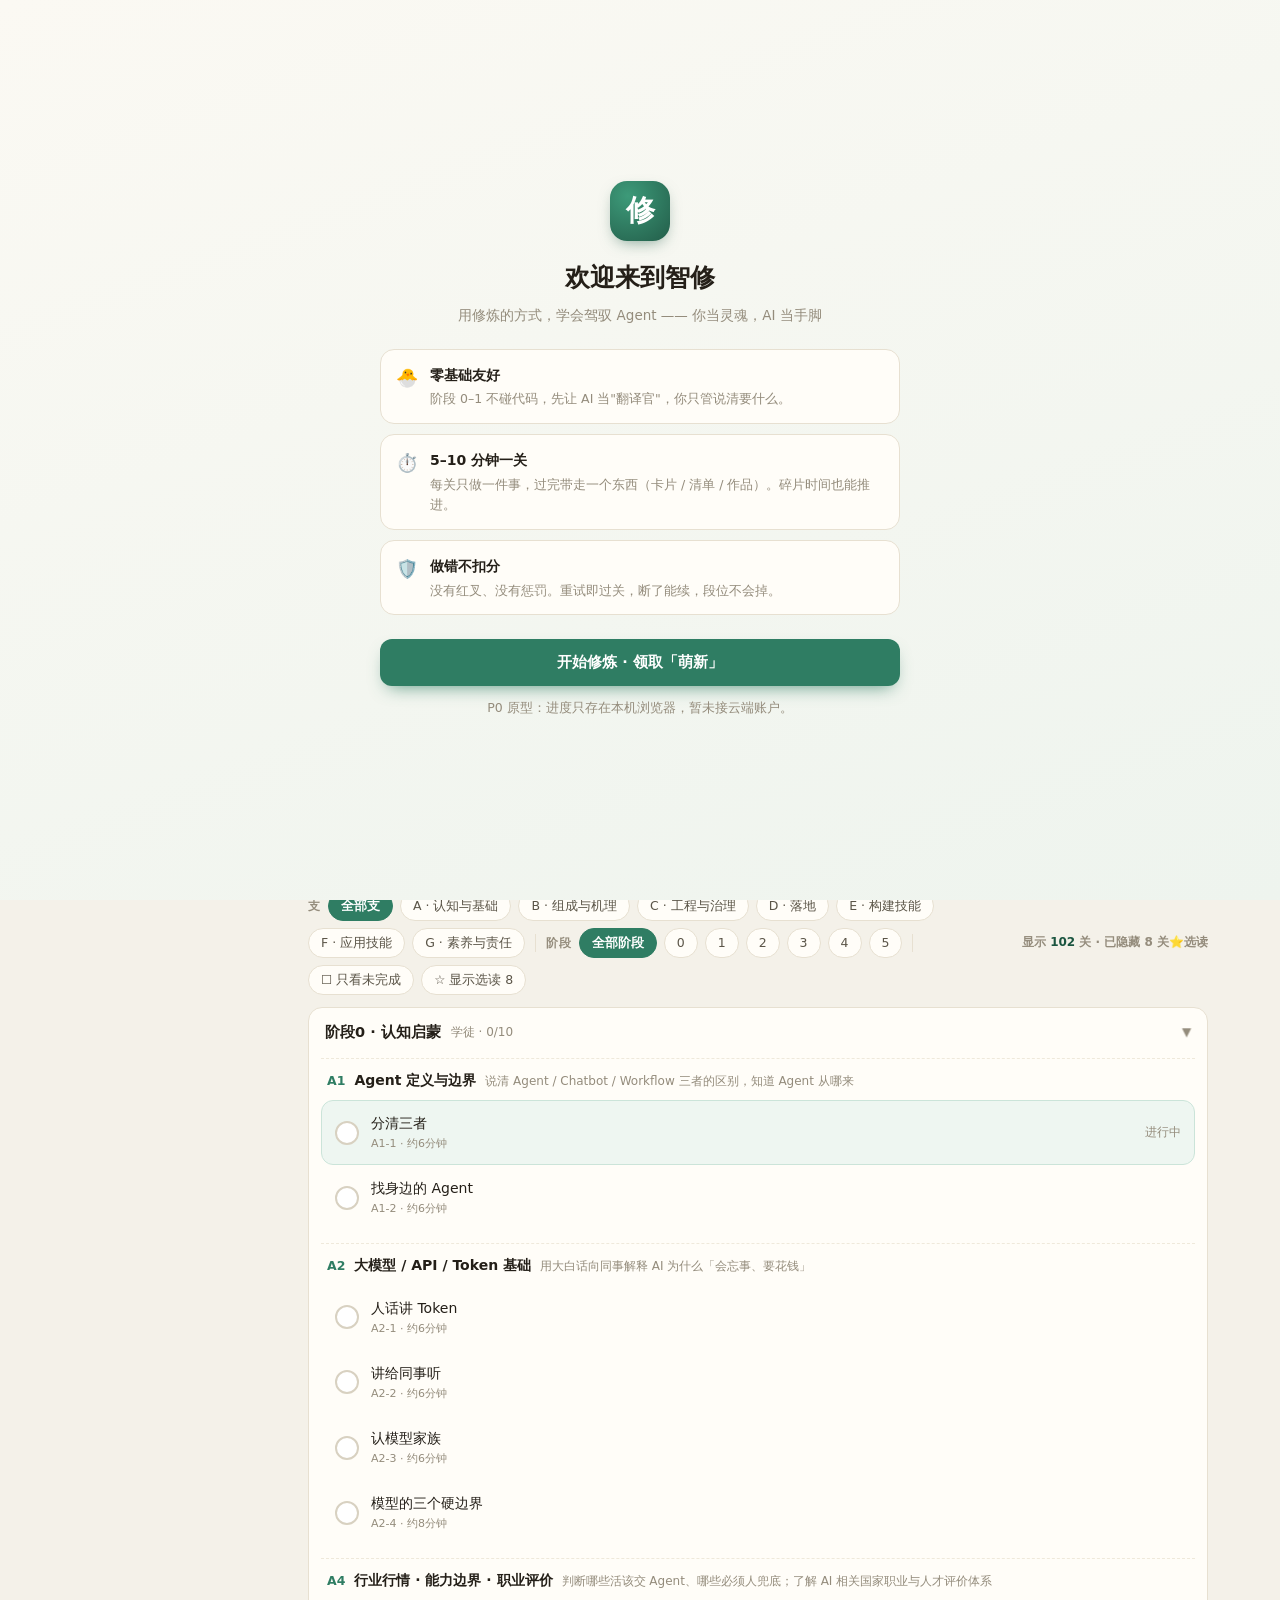
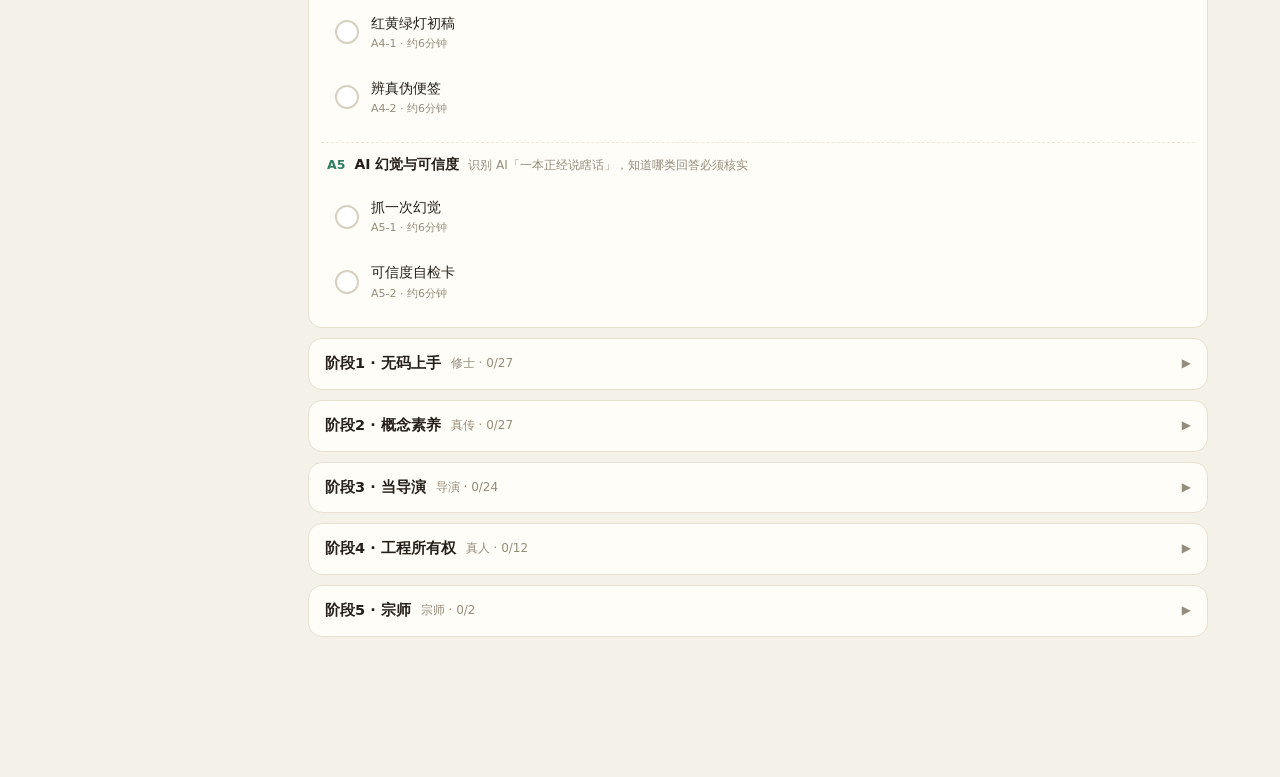
<file: apps/zhixiu/index.html>
<!DOCTYPE html>
<html lang="zh-CN">
<head>
<meta charset="utf-8">
<meta name="viewport" content="width=device-width,initial-scale=1,viewport-fit=cover">
<title>智修 · 智能体的自我修炼辅助工具</title>
<meta name="description" content="智修 —— 用修炼的方式学会驾驭 Agent（AI 智能体）。面向非 IT 职场人的零基础修炼路线：41 个知识节点、85 个 5–10 分钟微关，你当灵魂、AI 当手脚。">
<meta name="color-scheme" content="light">
<meta name="theme-color" content="#f4f1e9">
<link rel="icon" href="data:image/svg+xml,%3Csvg xmlns='http://www.w3.org/2000/svg' viewBox='0 0 64 64'%3E%3Crect width='64' height='64' rx='16' fill='%232f7d63'/%3E%3Ctext x='32' y='45' font-size='36' font-family='sans-serif' font-weight='700' fill='%23fff' text-anchor='middle'%3E%E4%BF%AE%3C/text%3E%3C/svg%3E">
<style>
:root{
  --bg:#f4f1e9; --surface:#fffdf8; --surface2:#faf7ef;
  --ink:#241f18; --ink2:#5b5548; --ink3:#948c7c;
  --line:#e7e0d1; --line2:#efe9db;
  --jade:#2f7d63; --jade-d:#235e4a; --jade-soft:#e3efe9; --jade-ink:#1b5540;
  --gold:#b98a2f; --gold-soft:#f7ecd6; --gold-ink:#8a6520;
  --know:#3a6ea5; --know-soft:#e7eff8;
  --apply:#2f7d63; --apply-soft:#e3efe9;
  --duty:#b5651d; --duty-soft:#f8ebe0;
  --shadow:0 1px 2px rgba(35,31,24,.05),0 10px 28px -14px rgba(35,31,24,.16);
  --r:16px;
}
*{box-sizing:border-box}
html,body{margin:0;padding:0}
body{
  background:var(--bg); color:var(--ink);
  font-family:"PingFang SC","Microsoft YaHei","Hiragino Sans GB",system-ui,-apple-system,"Segoe UI",Roboto,sans-serif;
  font-size:15px; line-height:1.65; -webkit-font-smoothing:antialiased;
}
a{color:inherit}
button{font-family:inherit}

/* ---- shell ---- */
.app{display:flex;min-height:100vh}
.side{
  width:236px;flex:0 0 236px;position:sticky;top:0;height:100vh;
  background:linear-gradient(180deg,#fffdf8,#f8f4ea);border-right:1px solid var(--line);
  padding:22px 16px;display:flex;flex-direction:column;gap:6px
}
.brand{display:flex;align-items:center;gap:10px;padding:4px 8px 16px}
.logo{
  width:38px;height:38px;border-radius:11px;flex:0 0 38px;
  background:radial-gradient(circle at 30% 25%,#3d9a79,#235e4a);color:#fff;
  display:flex;align-items:center;justify-content:center;font-weight:700;font-size:19px;
  box-shadow:0 6px 16px -6px rgba(35,94,74,.6)
}
.brand .bt{font-weight:700;font-size:17px;letter-spacing:.5px}
.brand .bs{font-size:11px;color:var(--ink3);line-height:1.35}
.navbtn{
  display:flex;align-items:center;gap:11px;padding:10px 12px;border:0;border-radius:12px;
  background:transparent;color:var(--ink2);font-size:14.5px;cursor:pointer;text-align:left;width:100%
}
.navbtn:hover{background:#f1ece0}
.navbtn.on{background:var(--jade-soft);color:var(--jade-ink);font-weight:600}
.navbtn svg{width:18px;height:18px;flex:0 0 18px}
.side .foot{margin-top:auto;font-size:11px;color:var(--ink3);padding:10px 10px 0;border-top:1px dashed var(--line)}

.main{flex:1;min-width:0;display:flex;flex-direction:column}
.topbar{
  position:sticky;top:0;z-index:20;backdrop-filter:blur(10px);
  background:rgba(244,241,233,.86);border-bottom:1px solid var(--line);
  padding:12px 20px;display:flex;align-items:center;gap:14px
}
.topbar .tb-brand{display:none;align-items:center;gap:9px;font-weight:700}
.topbar .spacer{flex:1}
.chip{display:inline-flex;align-items:center;gap:6px;font-size:12.5px;padding:4px 11px;border-radius:999px;border:1px solid var(--line);background:var(--surface);color:var(--ink2)}
.chip.gold{background:var(--gold-soft);border-color:#ecd9b0;color:var(--gold-ink);font-weight:600}
.chip.jade{background:var(--jade-soft);border-color:#cbe4d9;color:var(--jade-ink);font-weight:600}
.wrap{width:100%;max-width:940px;margin:0 auto;padding:24px 20px 130px}

/* ---- tabbar (mobile) ---- */
.tabbar{display:none}

/* ---- generic ---- */
.h1{font-size:23px;font-weight:700;margin:0 0 4px;letter-spacing:.3px}
.h2{font-size:17px;font-weight:700;margin:26px 0 12px;display:flex;align-items:center;gap:9px}
.h2 .dot{width:8px;height:8px;border-radius:3px;background:var(--jade)}
.sub{color:var(--ink3);font-size:13.5px;margin:0}
.card{background:var(--surface);border:1px solid var(--line);border-radius:var(--r);box-shadow:var(--shadow)}
.pad{padding:20px}
.muted{color:var(--ink3);font-size:12.5px}
.tag{display:inline-block;font-size:11px;padding:2px 8px;border-radius:7px;background:var(--surface2);border:1px solid var(--line);color:var(--ink3)}
.tag.k{background:var(--know-soft);border-color:#d3e2f2;color:#2d5c8f}
.tag.a{background:var(--apply-soft);border-color:#cbe4d9;color:var(--jade-ink)}
.tag.d{background:var(--duty-soft);border-color:#eed6c2;color:#96530f}
.tag.stable{background:#eef4ef;border-color:#d6e6dc;color:#356b52}
.tag.fast{background:#fdeee7;border-color:#f6d3c2;color:#a9522a}
.tag.mix{background:#f4f0e0;border-color:#e7dcb6;color:#7c6a24}

/* ---- hero ---- */
.hero{display:flex;gap:24px;align-items:center;padding:24px 26px;border-radius:22px;
  background:linear-gradient(135deg,#ffffff 0%,#f6f3ea 55%,#eef4ee 100%);
  border:1px solid var(--line);box-shadow:var(--shadow);position:relative;overflow:hidden}
.hero .col{flex:1;min-width:0}
.hero .eyebrow{font-size:12px;letter-spacing:2px;color:var(--jade);font-weight:700;margin-bottom:8px}
.hero h1{margin:0 0 6px;font-size:26px;line-height:1.35}
.hero p{margin:0;color:var(--ink2);font-size:13.5px}
.hero .acts{margin-top:18px;display:flex;gap:10px;flex-wrap:wrap}
.btn{
  border:0;border-radius:12px;padding:11px 20px;font-size:14.5px;font-weight:600;cursor:pointer;
  background:var(--jade);color:#fff;box-shadow:0 8px 18px -8px rgba(47,125,99,.8);transition:.15s
}
.btn:hover{background:var(--jade-d);transform:translateY(-1px)}
.btn.ghost{background:var(--surface);color:var(--ink2);border:1px solid var(--line);box-shadow:none}
.btn.ghost:hover{background:var(--surface2);color:var(--ink)}
.btn.sm{padding:7px 13px;font-size:13px;border-radius:10px}
.btn.done{background:#e9efe9;color:#4c6b57;box-shadow:none;cursor:default}
.ring{position:relative;width:132px;height:132px;flex:0 0 132px}
.ring svg{transform:rotate(-90deg)}
.ring .mid{position:absolute;inset:0;display:flex;flex-direction:column;align-items:center;justify-content:center}
.ring .mid b{font-size:26px;line-height:1}
.ring .mid span{font-size:11px;color:var(--ink3);margin-top:3px}

.statrow{display:grid;grid-template-columns:repeat(3,1fr);gap:12px;margin-top:16px}
.stat{background:var(--surface);border:1px solid var(--line);border-radius:14px;padding:13px 15px}
.stat b{display:block;font-size:20px;line-height:1.2}
.stat span{font-size:12px;color:var(--ink3)}

/* ---- stage bars ---- */
.stages{display:grid;grid-template-columns:1fr;gap:9px}
.stage{display:flex;align-items:center;gap:12px;padding:11px 14px;border:1px solid var(--line);border-radius:13px;background:var(--surface)}
.stage.on{border-color:#cbe4d9;background:linear-gradient(90deg,#eef6f1,#fffdf8)}
.stage .nm{width:120px;flex:0 0 120px;font-size:13.5px;font-weight:600}
.bar{flex:1;height:8px;border-radius:99px;background:#eae4d6;overflow:hidden}
.bar i{display:block;height:100%;border-radius:99px;background:linear-gradient(90deg,#3d9a79,#2f7d63);width:0;transition:width .5s}
.stage .num{font-size:12px;color:var(--ink3);width:66px;text-align:right;flex:0 0 66px}

/* ---- level groups ---- */
details.grp{border:1px solid var(--line);border-radius:14px;background:var(--surface);margin-bottom:10px;overflow:hidden}
details.grp>summary{
  list-style:none;cursor:pointer;padding:13px 16px;display:flex;align-items:center;gap:10px;font-weight:600;font-size:14.5px
}
details.grp>summary::-webkit-details-marker{display:none}
details.grp>summary .arw{margin-left:auto;color:var(--ink3);transition:.2s;font-size:12px}
details.grp[open]>summary .arw{transform:rotate(90deg)}
details.grp>summary .mini{font-size:12px;color:var(--ink3);font-weight:500}
.nodeblk{padding:0 12px 12px}
.nodehead{display:flex;align-items:baseline;gap:9px;padding:10px 6px 8px;border-top:1px dashed var(--line2)}
.nodehead .nid{font-weight:700;color:var(--jade);font-size:12.5px}
.nodehead .nname{font-weight:600;font-size:14px}
.nodehead .ngoal{font-size:12px;color:var(--ink3)}
.lv{
  display:flex;align-items:center;gap:12px;padding:11px 13px;border-radius:12px;cursor:pointer;
  border:1px solid transparent;transition:.12s
}
.lv:hover{background:#f6f2e8;border-color:var(--line)}
.lv.cur{background:#eef6f1;border-color:#cbe4d9}
.lv .mk{
  width:24px;height:24px;flex:0 0 24px;border-radius:50%;border:2px solid #d8d1c1;background:#fff;
  display:flex;align-items:center;justify-content:center;font-size:12px;color:#fff
}
.lv.ok .mk{background:var(--jade);border-color:var(--jade)}
.lv.ok .lt{color:var(--ink3);text-decoration:line-through;text-decoration-color:#c9c2b2}
.lv .lt{font-size:14px;font-weight:500}
.lv .lid{font-size:11px;color:var(--ink3);font-variant-numeric:tabular-nums}
.lv .lact{margin-left:auto;font-size:12px;color:var(--ink3);white-space:nowrap}
/* ★ v0.8.0「⭐选读」标记（v1.4 §2.3）：选读关默认折叠、不计入段位与毕业门槛 */
.osel{margin-left:6px;font-size:10.5px;font-weight:600;color:var(--gold-ink);background:var(--gold-soft);border:1px solid #ecd9b0;border-radius:999px;padding:1px 6px;white-space:nowrap;vertical-align:1px}
.optnote{margin:9px 0 3px;font-size:12.5px;line-height:1.6;color:var(--gold-ink);background:var(--gold-soft);border:1px solid #ecd9b0;border-radius:10px;padding:8px 10px}

/* ---- map ---- */
.axes{display:grid;gap:16px}
.axis{border:1px solid var(--line);border-radius:18px;background:var(--surface);overflow:hidden}
.axis .axh{padding:14px 18px;display:flex;align-items:center;gap:10px;border-bottom:1px solid var(--line2)}
.axis .axh .axn{font-weight:700;font-size:16px}
.axis .axh .axq{font-size:12.5px;color:var(--ink3)}
.axis .axb{padding:14px 18px}
.branch{margin-bottom:14px}
.branch:last-child{margin-bottom:0}
.branch .bh{display:flex;align-items:baseline;gap:9px;margin-bottom:9px}
.branch .bh b{font-size:14px}
.branch .bh span{font-size:11.5px;color:var(--ink3)}
.grid{display:grid;grid-template-columns:repeat(auto-fill,minmax(196px,1fr));gap:10px}
.ncard{border:1px solid var(--line);border-radius:13px;padding:12px 13px;background:var(--surface2);cursor:pointer;transition:.14s}
.ncard:hover{background:#fff;border-color:#d8d1c1;transform:translateY(-2px);box-shadow:var(--shadow)}
.ncard .nt{display:flex;align-items:center;gap:7px;margin-bottom:5px}
.ncard .nid{font-size:11px;font-weight:700;color:#fff;background:var(--ink3);padding:1px 7px;border-radius:6px}
.ncard .nid.k{background:var(--know)}.ncard .nid.a{background:var(--apply)}.ncard .nid.d{background:var(--duty)}
.ncard .nn{font-size:13.5px;font-weight:600;line-height:1.35}
.ncard .ng{font-size:11.5px;color:var(--ink3);line-height:1.5;margin:4px 0 8px;display:-webkit-box;-webkit-line-clamp:2;-webkit-box-orient:vertical;overflow:hidden}
.ncard .nf{display:flex;align-items:center;gap:7px;font-size:11px;color:var(--ink3)}
.ncard .nbar{flex:1;height:5px;border-radius:99px;background:#e8e2d4;overflow:hidden}
.ncard .nbar i{display:block;height:100%;background:var(--jade);width:0}

.ringview{display:flex;align-items:center;gap:20px;flex-wrap:wrap}
.steps{display:grid;grid-template-columns:repeat(4,1fr);gap:10px}
.step{border:1px solid var(--line);border-radius:13px;padding:12px 13px;background:var(--surface2);position:relative}
.step b{font-size:13.5px;display:block;margin-bottom:3px}
.step .k{font-size:10.5px;font-weight:700;color:var(--jade);letter-spacing:1px}
.step p{margin:0;font-size:11.5px;color:var(--ink3);line-height:1.5}

/* ---- rank ---- */
.ladder{display:grid;gap:8px}
.rung{display:flex;align-items:center;gap:14px;padding:12px 16px;border:1px solid var(--line);border-radius:14px;background:var(--surface)}
.rung.on{border-color:#ecd9b0;background:linear-gradient(90deg,#fdf6e6,#fffdf8);box-shadow:0 6px 16px -12px rgba(185,138,47,.7)}
.rung .rk{width:64px;flex:0 0 64px;font-weight:700;font-size:15px}
.rung.on .rk{color:var(--gold-ink)}
.rung .rd{flex:1;font-size:12.5px;color:var(--ink3)}
.rung .rq{font-size:12px;color:var(--ink3)}
.achgrid{display:grid;grid-template-columns:repeat(auto-fill,minmax(210px,1fr));gap:11px}
.ach{display:flex;gap:11px;align-items:flex-start;padding:13px;border:1px solid var(--line);border-radius:13px;background:var(--surface)}
.ach.locked{opacity:.5}
.ach .badge{width:38px;height:38px;flex:0 0 38px;border-radius:11px;display:flex;align-items:center;justify-content:center;font-size:18px;background:var(--gold-soft)}
.ach.locked .badge{background:#eee9dc;filter:grayscale(1)}
.ach b{font-size:13.5px;display:block}
.ach span{font-size:11.5px;color:var(--ink3)}

/* ---- glossary ---- */
.search{width:100%;padding:12px 16px;border:1px solid var(--line);border-radius:13px;background:var(--surface);font-size:14px;margin-bottom:14px}
.search:focus{outline:none;border-color:#bcd8cb}
.glist{display:grid;grid-template-columns:repeat(auto-fill,minmax(280px,1fr));gap:11px}
.gitem{border:1px solid var(--line);border-radius:13px;padding:13px 15px;background:var(--surface)}
.gitem b{font-size:14px}
.gitem p{margin:4px 0 0;font-size:12.5px;color:var(--ink2)}

/* ---- filters ---- */
/* v0.3.1 单行芯片条：只占一行、横向滑动（旧版 flex-wrap 在窄屏会摊成 3 行 ~150px） */
.filters{display:flex;flex-wrap:nowrap;gap:8px;align-items:center;margin:0 0 14px}
.flab{font-size:11.5px;color:var(--ink3);font-weight:700;letter-spacing:1px}
.fchip{border:1px solid var(--line);background:var(--surface);border-radius:999px;padding:6px 12px;font-size:12.5px;line-height:16px;cursor:pointer;color:var(--ink2);transition:.12s;flex:0 0 auto;white-space:nowrap}
.fchip:hover{background:var(--surface2);border-color:#d8d1c1}
.fchip.on{background:var(--jade);border-color:var(--jade);color:#fff;font-weight:600}
.fsep{width:1px;height:18px;background:var(--line);margin:0 3px}
.mnav{display:flex;gap:8px;margin-top:12px;flex-wrap:wrap}
.bhh{cursor:pointer}
.bhh:hover b{color:var(--jade-ink)}

/* ---- modal ---- */
.modal-bg{position:fixed;inset:0;z-index:60;background:rgba(28,24,18,.42);backdrop-filter:blur(3px);display:flex;align-items:flex-end;justify-content:center;padding:0}
.modal{background:var(--surface);width:100%;max-width:620px;max-height:90vh;overflow:auto;border-radius:22px 22px 0 0;padding:24px;box-shadow:0 -10px 40px -10px rgba(0,0,0,.3);animation:up .25s ease}
@keyframes up{from{transform:translateY(24px);opacity:.4}to{transform:none;opacity:1}}
.mclose{position:sticky;top:0;float:right;border:0;background:var(--surface2);width:32px;height:32px;border-radius:50%;cursor:pointer;font-size:16px;color:var(--ink2)}
.mlvl-id{font-size:12px;font-weight:700;color:var(--jade);letter-spacing:1px}
.mlvl-t{font-size:21px;font-weight:700;margin:2px 0 4px}
.mrow{display:flex;gap:10px;padding:12px 0;border-top:1px solid var(--line2)}
.mrow>.k{width:92px;flex:0 0 92px;white-space:nowrap;font-size:12.5px;color:var(--ink3);padding-top:2px}
.mrow .v{flex:1;font-size:14px}

/* ---- 关卡卡五段式（v0.4.5 样板间）：学→做→证→源→打卡 ---- */
.seg{border:1px solid var(--line);border-radius:14px;margin-top:14px;overflow:hidden;background:var(--surface)}
.seg-h{display:flex;align-items:center;gap:9px;padding:11px 15px;background:var(--surface2);font-weight:600;font-size:14px;color:var(--ink)}
.seg-n{display:inline-flex;align-items:center;justify-content:center;width:22px;height:22px;border-radius:50%;background:var(--jade);color:#fff;font-size:12px;flex:0 0 22px}
.seg-b{padding:13px 15px}
.seg-b .mrow:first-child{border-top:0}
.seg-teach{box-shadow:inset 0 0 0 1px #cfe3da}
.seg-teach .seg-h{background:var(--jade-soft);color:var(--jade-ink)}
.teach{font-size:14px;line-height:1.74;color:var(--ink);white-space:pre-wrap}
.seg-muted .seg-h{background:var(--surface2);color:var(--ink3);font-weight:500}
.seg-muted .seg-n{background:var(--ink3)}
.seg-src>summary{list-style:none;cursor:pointer}
.seg-src>summary::-webkit-details-marker{display:none}
.seg-src>summary .arw{margin-left:auto;color:var(--ink3);transition:.2s;font-size:12px;transform:rotate(0deg)}
.seg-src[open]>summary .arw{transform:rotate(90deg)}
.seg-src>summary .muted{font-weight:400}
/* ---- 「本关目标」抛题行（v0.4.6）：先给学习对象，再进讲解 ---- */
.learn-lead{display:flex;gap:10px;align-items:baseline;margin:12px 0 2px;padding:10px 14px;background:var(--jade-soft);border-left:3px solid var(--jade);border-radius:0 12px 12px 0}
.learn-lead .ll-k{flex:0 0 auto;font-size:12px;font-weight:700;color:var(--jade-ink);letter-spacing:.6px;white-space:nowrap}
.learn-lead .ll-v{font-size:14px;font-weight:600;color:var(--ink);line-height:1.5}
.check{display:flex;align-items:center;gap:10px;padding:9px 12px;border:1px solid var(--line);border-radius:11px;margin-top:8px;cursor:pointer;background:var(--surface2);font-size:13.5px}
.check.on{background:var(--jade-soft);border-color:#cbe4d9}
.check .bx{width:19px;height:19px;border-radius:6px;border:2px solid #cfc8b8;background:#fff;display:flex;align-items:center;justify-content:center;font-size:12px;color:#fff}
.check.on .bx{background:var(--jade);border-color:var(--jade)}
.mfoot{display:flex;gap:10px;margin-top:20px;position:sticky;bottom:-24px;padding:14px 0 4px;background:linear-gradient(180deg,rgba(255,253,248,0),var(--surface) 32%)}
.mfoot .btn{flex:1;text-align:center}

/* ---- toast / achiev / onboarding ---- */
.toast{position:fixed;left:50%;bottom:88px;transform:translate(-50%,20px);z-index:90;background:#241f18;color:#fff;
  padding:11px 20px;border-radius:12px;font-size:14px;opacity:0;pointer-events:none;transition:.25s;box-shadow:0 12px 30px -12px rgba(0,0,0,.5)}
.toast.on{opacity:1;transform:translate(-50%,0)}
.onboard{position:fixed;inset:0;z-index:100;background:linear-gradient(160deg,#fbf9f3,#eef4ee);display:flex;align-items:center;justify-content:center;padding:24px}
.onboard .ob{max-width:520px;width:100%;text-align:center}
.onboard .logo{width:60px;height:60px;font-size:29px;border-radius:17px;margin:0 auto 16px}
.onboard h2{font-size:25px;margin:0 0 6px}
.onboard .tag2{color:var(--ink3);font-size:13.5px;margin-bottom:22px}
.obpoints{display:grid;gap:10px;text-align:left;margin-bottom:24px}
.obp{display:flex;gap:12px;align-items:flex-start;background:var(--surface);border:1px solid var(--line);border-radius:14px;padding:13px 15px}
.obp .ic{font-size:18px}
.obp b{font-size:14px}
.obp p{margin:2px 0 0;font-size:12.5px;color:var(--ink3)}
.hidden{display:none!important}

/* ---- responsive ---- */
@media(max-width:860px){
  .side{display:none}
  .topbar .tb-brand{display:flex}
  .wrap{padding:16px 14px 108px}
  .hero{flex-direction:column;align-items:stretch;padding:20px;gap:16px}
  .ring{align-self:center}
  .steps{grid-template-columns:1fr 1fr}
  .statrow{grid-template-columns:1fr 1fr}
  .stage .nm{width:88px;flex-basis:88px;font-size:12.5px}
  .tabbar{
    display:flex;position:fixed;left:0;right:0;bottom:0;z-index:40;
    background:rgba(255,253,248,.94);backdrop-filter:blur(10px);border-top:1px solid var(--line);
    padding:7px 6px calc(7px + env(safe-area-inset-bottom))
  }
  .tabbar button{flex:1;border:0;background:transparent;display:flex;flex-direction:column;align-items:center;gap:3px;
    font-size:11px;color:var(--ink3);padding:5px 0;cursor:pointer;border-radius:10px}
  .tabbar button.on{color:var(--jade-ink);font-weight:600}
  .tabbar svg{width:20px;height:20px}
  .toast{bottom:82px}
}
@media(max-width:560px){
  /* 窄屏：关卡卡标签改为上下堆叠，避免"这一步做什 / 么"式折行 */
  .mrow{flex-direction:column;gap:3px}
  .mrow>.k{width:auto;flex:none}
  .filters{gap:7px}
  .fchip{padding:5px 10px;font-size:12px}
  /* 系统性感知：窄屏收掉副标题，给状态列留够宽（"你在这里"药丸约 62px，
     小于 62px 的列会让药丸左溢、压到「n / t」计数上） */
  .h2sub{display:none}
  .stage .stb{flex-basis:64px}
  .stage .here{font-size:10px;padding:2px 6px}
  .axis .axh .axp{display:none}
}

/* ============ v0.3.0 ============ */
/* 筛选条吸顶：滚到哪儿都够得着（O2）。--tbh 由 JS 按顶栏实测高度注入 */
#view .filters{
  position:sticky;top:var(--tbh,54px);z-index:18;
  /* 实底色（不用渐变）：内容从下面滚过时不会透出来 */
  background:var(--bg);
  padding:8px 0;margin:0 0 4px;
}
.fcount{font-size:12px;color:var(--ink3);font-weight:600;white-space:nowrap}
.fcount b{color:var(--jade-ink)}
/* 窄屏顶栏品牌不折行（否则「智修」会被芯片挤成上下两行） */
.topbar .tb-brand{white-space:nowrap;flex:0 0 auto}
@media(max-width:560px){
  .topbar{padding:10px 12px;gap:9px}
  .topbar .tb-brand{font-size:15px}
  .topbar .chip{font-size:11.5px;padding:3px 9px}
}

/* ============ v0.3.1 · 筛选条单行芯片化 ============ */
/* 芯片滑动区：唯一负责横向滚动的元素；min-width:0 是 flex 子项能收缩的必要条件 */
.fscroll{display:flex;flex-wrap:nowrap;gap:7px;align-items:center;flex:1 1 auto;min-width:0;
  overflow-x:auto;overflow-y:hidden;padding:4px;-webkit-overflow-scrolling:touch;
  overscroll-behavior-x:contain;scrollbar-width:none}
.fscroll::-webkit-scrollbar{display:none}
/* 右侧钉住区：计数 + 清空，永远不用滑动就够得着 */
.fside{display:flex;align-items:center;gap:6px;flex:0 0 auto}
.flab{flex:0 0 auto}
/* 边缘渐隐：提示"这一行还能滑"，滑到头/到起头自动收起 */
.fscroll.has-more{-webkit-mask-image:linear-gradient(90deg,#000 0,#000 calc(100% - 26px),transparent 100%);
  mask-image:linear-gradient(90deg,#000 0,#000 calc(100% - 26px),transparent 100%)}
.fscroll.has-prev{-webkit-mask-image:linear-gradient(90deg,transparent 0,#000 26px,#000 100%);
  mask-image:linear-gradient(90deg,transparent 0,#000 26px,#000 100%)}
.fscroll.has-prev.has-more{
  -webkit-mask-image:linear-gradient(90deg,transparent 0,#000 26px,#000 calc(100% - 26px),transparent 100%);
  mask-image:linear-gradient(90deg,transparent 0,#000 26px,#000 calc(100% - 26px),transparent 100%)}
/* 分档（实测依据）：
   手机 390px：可用 325px / 芯片 1201px → 必须横滑，否则 3–4 行；
   桌面 1280px：可用仅 834px / 芯片 1320px → 横滑会藏掉 486px（≈整个"阶段"组），
   那比重排两行更糟。故：窄屏横滑单行，宽屏换行铺开全部可见。 */
@media(min-width:861px){
  .fscroll{flex-wrap:wrap;overflow:visible;padding:0}
}
@media(max-width:860px){
  /* 中等及以下宽度只留"数字 + 关"，把横向空间让给芯片 */
  .fcd{display:none}
}
@media(max-width:560px){
  .fscroll{gap:6px;padding:4px 3px}
  .flab{font-size:10.5px;letter-spacing:0}
  .fcw{display:none}
  .fclrt{display:none}
}

/* 键盘可达性 */
:focus-visible{outline:2px solid var(--jade);outline-offset:2px;border-radius:7px}
.lv:focus-visible,.ncard:focus-visible{outline-offset:0}

/* 过关结算卡（O1）：一次只给一处反馈，取代旧「toast + 成就弹窗 + 自动跳转」三层叠压 */
.result{text-align:center}
.result .rc{width:62px;height:62px;border-radius:50%;margin:2px auto 12px;background:var(--jade-soft);
  border:2px solid #cbe4d9;display:flex;align-items:center;justify-content:center;font-size:29px;color:var(--jade-ink)}
.result .rt{font-size:21px;font-weight:700}
.result .rs{font-size:12.5px;color:var(--ink3);margin-top:3px}
.rline{display:flex;align-items:center;gap:11px;padding:11px 13px;border:1px solid var(--line);border-radius:12px;
  background:var(--surface2);margin-top:9px;text-align:left}
.rline.gold{background:var(--gold-soft);border-color:#ecd9b0}
.rline .ri{font-size:19px;flex:0 0 24px;text-align:center}
.rline b{font-size:13.5px;display:block;line-height:1.4}
.rline span{font-size:11.5px;color:var(--ink3);line-height:1.5}
.rprog{margin-top:14px;text-align:left}
.rprog .bar{height:7px}
.result .mfoot{flex-direction:column;position:static;background:none;padding-top:18px}
.undo{display:inline-block;margin-top:12px;font-size:12px;color:var(--ink3);text-decoration:underline;
  cursor:pointer;background:none;border:0;padding:4px}

/* 毕业仪式屏 */
.gradstep{display:flex;gap:12px;align-items:flex-start;padding:14px 15px;border:1px solid var(--line);
  border-radius:14px;background:var(--surface);margin-bottom:9px;cursor:pointer;transition:.14s}
.gradstep:hover{border-color:#d8d1c1;background:#fff}
.gradstep.on{border-color:#cbe4d9;background:linear-gradient(90deg,#eef6f1,#fffdf8)}
.gradstep .gb{width:26px;height:26px;flex:0 0 26px;border-radius:9px;border:2px solid #d8d1c1;background:#fff;
  display:flex;align-items:center;justify-content:center;font-size:13px;color:#fff;margin-top:2px}
.gradstep.on .gb{background:var(--jade);border-color:var(--jade)}
.gradstep b{font-size:15px;display:block}
.gradstep p{margin:3px 0 0;font-size:12.5px;color:var(--ink2)}
.gradstep .gk{font-size:11px;color:var(--ink3);margin-top:5px;display:block}
.graddone{text-align:center;padding:26px 20px;border-radius:20px;border:1px solid #ecd9b0;
  background:linear-gradient(150deg,#fffdf8,#fdf3dd)}
.graddone .gm{font-size:44px}
.graddone h3{margin:8px 0 4px;font-size:22px}

/* ============ v0.6.0 · 系统性感知 ============
   治"零星感"：让"我在整座山的哪里、走了多少、下一座山是哪座"一眼可见。
   三件套 = ①阶段导览（路线 + 你在这里 + 下一座山）②图谱点亮 ③毕业地图 */
.h2sub{margin-left:auto;font-size:12px;font-weight:500;color:var(--ink3);letter-spacing:0}
/* ① 阶段导览 */
.climb{font-size:13px;color:var(--ink2);background:var(--jade-soft);border:1px solid #cbe4d9;
  border-radius:12px;padding:10px 14px;margin-bottom:11px;line-height:1.6}
.climb b{color:var(--jade-ink)}
.stage.done{border-color:#cbe4d9;background:linear-gradient(90deg,#f1faf5,#fffdf8)}
.stage.past{opacity:.8}
.stage.ahead .nm{color:var(--ink3)}
.stage .stb{flex:0 0 78px;text-align:right;font-size:11.5px}
.stage .here{font-size:11px;font-weight:700;color:var(--jade-ink);background:var(--jade-soft);
  border:1px solid #cbe4d9;border-radius:999px;padding:2px 8px;white-space:nowrap}
.stage .okb{color:var(--jade);font-weight:700}
/* ② 图谱点亮 */
.mapsum{margin-top:16px}
.mapsum-t{font-size:14px}
.mapsum-t b{font-size:17px;color:var(--jade-ink)}
.axis .axh .axp{margin-left:auto;font-size:11.5px;color:var(--ink3);white-space:nowrap}
.ncard.lit{border-color:#cbe4d9;background:linear-gradient(150deg,#f2faf6,#fffdf8)}
.ncard.lit .nbar i{background:linear-gradient(90deg,#3d9a79,#2f7d63)}
.ncard.part .nbar i{background:linear-gradient(90deg,#8fc7b1,#2f7d63)}
.ncard .nlit{margin-left:auto;font-size:10.5px;font-weight:700;color:var(--jade-ink);
  background:var(--jade-soft);border:1px solid #cbe4d9;border-radius:999px;padding:1px 7px;white-space:nowrap}
/* ③ 毕业地图 */
.rung .here{margin-left:6px;font-size:10.5px;font-weight:700;color:var(--gold-ink);
  background:var(--gold-soft);border:1px solid #ecd9b0;border-radius:999px;padding:1px 7px;white-space:nowrap}

/* ---- 弹层无障碍（v0.6.1）：背景滚动锁 + 容器不画焦点框（焦点应落在内容上） ---- */
body.modal-open{overflow:hidden}
#modalBox{outline:none}
/* ---- 未保存提示（v0.6.1）：写盘失败时顶栏常驻标记，不让用户"以为存上了" ---- */
.chip.warn{background:#fdf0e6;border-color:#f0cfae;color:#8a5a1e;font-weight:600}
/* ---- 术语表空态（v0.6.1）：搜不到时给一句话，别让用户对着空白猜 ---- */
.gempty{grid-column:1/-1;text-align:center;color:var(--ink3);font-size:13.5px;padding:26px 10px;
  border:1px dashed var(--line);border-radius:13px}

@media(prefers-reduced-motion:reduce){
  *{animation-duration:.001ms!important;transition-duration:.001ms!important}
}
</style>
</head>
<body>
<div class="app">
  <aside class="side">
    <div class="brand">
      <div class="logo">修</div>
      <div>
        <div class="bt">智修</div>
        <div class="bs">智能体的自我修炼辅助工具</div>
      </div>
    </div>
    <button class="navbtn" data-route="today"></button>
    <button class="navbtn" data-route="map"></button>
    <button class="navbtn" data-route="rank"></button>
    <button class="navbtn" data-route="glossary"></button>
    <div class="foot">P0 原型 · v0.8.0<br>内容层锚定权威源（L0 已核验）· 结构为教学框架</div>
  </aside>
  <main class="main">
    <header class="topbar">
      <div class="tb-brand"><div class="logo" style="width:28px;height:28px;font-size:15px;border-radius:9px">修</div>智修</div>
      <div class="spacer"></div>
      <span class="chip gold" id="tbRank"></span>
      <span class="chip jade" id="tbDone"></span>
      <span class="chip warn hidden" id="tbSave" role="status" aria-live="polite">⚠️ 未保存</span>
    </header>
    <div class="wrap" id="view"></div>
  </main>
  <nav class="tabbar" id="tabbar"></nav>
</div>

<div class="modal-bg hidden" id="modal" role="dialog" aria-modal="true"><div class="modal" id="modalBox" tabindex="-1"></div></div>
<div class="toast" id="toast" role="status" aria-live="polite"></div>
<div class="onboard hidden" id="onboard">
  <div class="ob">
    <div class="logo">修</div>
    <h2>欢迎来到智修</h2>
    <div class="tag2">用修炼的方式，学会驾驭 Agent —— 你当灵魂，AI 当手脚</div>
    <div class="obpoints">
      <div class="obp"><div class="ic">🐣</div><div><b>零基础友好</b><p>阶段 0–1 不碰代码，先让 AI 当"翻译官"，你只管说清要什么。</p></div></div>
      <div class="obp"><div class="ic">⏱️</div><div><b>5–10 分钟一关</b><p>每关只做一件事，过完带走一个东西（卡片 / 清单 / 作品）。碎片时间也能推进。</p></div></div>
      <div class="obp"><div class="ic">🛡️</div><div><b>做错不扣分</b><p>没有红叉、没有惩罚。重试即过关，断了能续，段位不会掉。</p></div></div>
    </div>
    <button class="btn" style="width:100%;padding:14px" data-act="start">开始修炼 · 领取「萌新」</button>
    <div class="muted" style="margin-top:12px">P0 原型：进度只存在本机浏览器，暂未接云端账户。</div>
  </div>
</div>

<script>
/* ============================================================
   数据层 —— 本段由 build.mjs 从 content/*.js 自动生成，请勿手改！
   改内容：编辑 content/ 下对应文件，然后运行   node build.mjs
   校验：  node build.mjs --check   （产物与内容不一致即报错）
   上游真源：智修_内容系统树_定稿_v1.4.md（46 节点）· 智修_关卡树_定稿v0.2.md（110 微关）· 智修_L0权威链接表（v1.3.0）
   ============================================================ */

/* ── content/01-structure.js · 结构常量：七支 / 三轴 / 六阶段 ──
   上游：智修_内容系统树_定稿_v1.4.md §2（三轴七支）、§6.1（阶段口径，阶段0–4 + 宗师单列）
   注：v1.4 新增 5 节点（A6/B9/C6/E7/E8）后，三轴七支**未变**（支内节点数变），故此文件无需改动 */


/* ============================================================
   数据层（由 智修_内容系统树_定稿_v1.4 + 智修_关卡树_定稿v0.2 编译）
   ============================================================ */
var BRANCHES = {
  A:{name:"A 认知与基础",axis:"知识"},
  B:{name:"B 组成与机理",axis:"知识"},
  C:{name:"C 工程与治理",axis:"知识"},
  D:{name:"D 落地 · 组织与行业",axis:"应用"},
  E:{name:"E 构建技能",axis:"应用"},
  F:{name:"F 应用技能",axis:"应用"},
  G:{name:"G 素养与责任",axis:"责任"}
};

var AXES = {
  知识:{key:"k",name:"知识轴 · 懂",q:"它是什么、怎么动、怎么让它稳"},
  应用:{key:"a",name:"应用轴 · 做",q:"用到我身上、用到组织里、用它真的干活"},
  责任:{key:"d",name:"责任轴 · 守",q:"用得正、用得放心、用得起长远"}
};

var STAGES = [
  {i:0,name:"认知启蒙",rank:"学徒"},
  {i:1,name:"无码上手",rank:"修士"},
  {i:2,name:"概念素养",rank:"真传"},
  {i:3,name:"当导演",rank:"导演"},
  {i:4,name:"工程所有权",rank:"真人"},
  {i:5,name:"宗师",rank:"宗师"}
];

/* ── content/02-nodes.js · 46 个知识节点（结构层 · 🔒 冻结） ──
   上游：智修_内容系统树_定稿_v1.4.md（PROP-2026-09-17-001 已签核）。改此文件 = 慢车道（结构层）：需提案 + 拍板 + 升版本号 */

/* 节点：id,轴,阶段,段位,前置,时效,名称,白话目标,学完带走,权威锚点 */
var NODES = [
["A1","知识",0,"学徒","","混合","Agent 定义与边界","说清 Agent / Chatbot / Workflow 三者的区别，知道 Agent 从哪来","一张「三者边界 + 演进时间轴」卡","Google《Agents》白皮书；Anthropic《Building Effective Agents》；Microsoft《AI Agents for Beginners》1–2 课"],
["A2","知识",0,"学徒","A1","混合","大模型 / API / Token 基础","用大白话向同事解释 AI 为什么「会忘事、要花钱」","一句人话讲透「上下文窗口 + 计费」","Chip Huyen《AI Engineering》基础章；Alammar《Hands-On LLMs》"],
["A3","知识",2,"真传","A1","稳定","智能体互联标准概念","说出 Agent 世界的「身份证/名片/电话簿/对话规则」，并知道这套标准谁定的、去哪查","一张「Agent 互连四件套」图 + 一条标准核验路径","GB/Z 185—2026《人工智能 智能体互联》七部分已发布（涉本节点：第2/3/4/5/7部分）；信通院评估方法；核验入口 std.samr.gov.cn"],
["A4","知识",0,"学徒","A1","混合","行业行情 · 能力边界 · 职业评价","判断哪些活该交 Agent、哪些必须人兜底；了解 AI 相关国家职业与人才评价体系","红黄绿灯「人机分工」初稿 + 一张「AI 职业/证书辨真伪」便签","Stanford AI Index 2026；Gartner；人社部《职业分类大典(2022)》+ 新职业发布制度（应用员 4-04-05-13；2025-07-22 增设「生成式人工智能系统测试员」工种）；核验入口 osta.org.cn"],
["A5","知识",0,"学徒","A2","混合","AI 幻觉与可信度","识别 AI「一本正经说瞎话」，知道哪类回答必须核实","一张「AI 回答可信度自检卡」","Chip Huyen《AI Engineering》；OpenAI/Anthropic 幻觉说明；智修三级标注框架"],
["A6","知识",2,"真传","A1","快变","前沿演进与信号雷达","说清「现在到哪了、接下来大概往哪走」，并给自己定 3 个值得盯的信号（不必天天追新闻）","一张「我在哪 / 往哪走 / 我盯哪 3 个信号」卡","Stanford AI Index；信通院（caict）评估与趋势报告；Gartner Hype Cycle；各实验室官方发布页（Anthropic / OpenAI / Google）；GB/Z 185 系列发布动态"],
["B1","知识",1,"修士","A2","稳定","规划、推理与反思","把一件日常事拆成 Agent 能执行的步骤；说清 Agent 为什么会自我检查、自我改","一份「任务拆解 + 反思回路」示例","Anthropic/OpenAI 指南；Microsoft《AI Agents for Beginners》第9课；吴恩达《Agentic AI》Reflection"],
["B2","知识",1,"修士","B1","快变","工具调用与计算机使用","指挥 Agent 调一次工具完成小任务；理解让 AI 直接操作电脑（CUA）意味着什么","一次成功的工具调用实操 + 一张「CUA 能/不能」便签","OpenAI 指南；GB/Z 185 第7部分；Microsoft 第15课 / Anthropic Computer Use"],
["B3","知识",2,"真传","A2","快变","记忆与上下文工程","解释长对话为什么失忆，知道上下文工程是提示工程的正式演进","一张「记忆分层 + 上下文装配」示意图","Anthropic《上下文工程》官方博客(2025-09)；Anthropic 2026-07-24 上下文新规；Chip Huyen"],
["B4","知识",2,"真传","B3","稳定","检索增强 RAG","说清「先查资料再回答」怎么搭；为什么资料要建成「专属资料室」","一张 RAG 工作流草图 + 一份知识库建设清单","Chip Huyen RAG / 评估章"],
["B5","知识",2,"真传","B1,B2","稳定","多 Agent 协作与编排","判断何时该用一群 AI、何时一个就够","一份「单 vs 多 Agent」判断","Microsoft AutoGen 文档；Anthropic"],
["B6","知识",2,"真传","A5,B2","混合","安全与护栏","识别 Agent 被骗 / 自作主张两类风险并设红线","一份「Agent 风险自查 3 问」","OWASP Top 10 LLM（LLM01/LLM06）；GB/Z 185 第6部分"],
["B7","知识",2,"真传","B2","快变","协议生态（MCP + A2A + NLWeb）","说清 MCP 是 AI 的通用插座、A2A 是 AI 之间的握手协议","一张「工具/智能体接入方式对比图」","Anthropic MCP 官方；Google A2A 协议；GB/Z 185 第7部分"],
["B8","知识",2,"真传","B2,B3","快变","Harness 驾驭工程","说清同一个模型换不同的 Harness 为什么表现差这么多；Harness 到底管哪几件事","一张「Agent = 大模型 + Harness」示意图 + 一张「Harness 管什么」清单","Anthropic《A harness for every task》(2026-06-02)；OpenAI Agents API / Codex harness (2026-09-10)"],
["B9","知识",1,"修士","A2","稳定","Agent 整机装配与一次运行","说清一台整机长什么样 —— Agent = 模型 + 指令 + 工具 + 记忆 + 循环 + 输出 + 权限，并画出「我发一句话，它中间走了哪几步」","一张 Agent 整机图 + 一条「一次运行 5 步时间线」","Google《Agents》白皮书；Anthropic《Building Effective Agents》；Microsoft《AI Agents for Beginners》第 1–2 课；GB/Z 185—2026 第6部分（架构）"],
["C1","知识",2,"真传","B1","稳定","评估体系与人机协同评估","用固定题库 + 打分标准验收 Agent，不靠感觉；知道哪些环节必须人来看（HITL）","一份「3 条验收标准 + 人工把关点」清单","Chip Huyen 评估章；Google；HITL 工程实践"],
["C2","知识",2,"真传","C1","快变","可观测与追踪","说清「给 Agent 装行车记录仪」要记什么","一份「必记日志项」清单","OpenTelemetry GenAI 语义约定（官方）；（参见 B8：Harness 的审计层）"],
["C3","知识",2,"真传","B2","稳定","错误处理 / 重试 / 限流 / 幂等","说清「重试 / 幂等」为什么能防大事故（别重复付款）","一张「失败处理策略」表","AWS Builders' Library《Timeouts, retries, and backoff with jitter》；Azure 云设计模式（Retry / Rate Limiting / Throttling）；Kleppmann《DDIA》"],
["C4","知识",4,"真人","C1","快变","成本与延迟 TCO","用「推理悖论」说明为什么单价降 ≠ 总账降","一张 Agent TCO 测算表","Gartner 推理悖论"],
["C5","知识",4,"真人","C3","稳定","数据管线","判断 Agent 不好用，是不是数据脏 / 旧","一次「数据瓶颈定位」练习","Kleppmann《DDIA》"],
["C6","知识",4,"真人","B6,C3","混合","失败模式与兜底设计","认出 Agent 五种典型的「跑着跑着出事」（循环失控 / 静默错误 / 上下文污染 / 工具幻觉 / 预算穿透），并给每种配一条兜底","一张「失败模式 → 兜底动作」对照表 + 一条「必须交回人」判据","OWASP Top 10 LLM（LLM01/LLM06）；AWS Builders' Library；Azure 云设计模式（Retry / Circuit Breaker）；Google SRE 错误预算"],
["D1","应用",3,"导演","A4,B5","稳定","人机分工与自主度设计","画出哪些交 Agent、哪些必须人确认，并判断该给 Agent 多少自主度","一张「人机分工 + 自主度」表","Anthropic 指南；吴恩达 · 自主度分级；阿里云《构建 Agentic 组织》"],
["D2","应用",3,"导演","D1","稳定","场景翻译与价值论证（ROI）","把「我每天怎么干活」翻成 Agent 能接的工作流，并算清值不值得做","一条可上线的业务流程 + 一张 ROI 估算","产品方法论；阿里云 Agentic 组织"],
["D3","应用",3,"导演","D2","稳定","流程重构方法论","先完整梳理人工流程，再选择性替换 —— 而不是先上工具再想流程","一张「现状流程 → 重构后流程」对比图","阿里云《构建 Agentic 组织》；BPR 方法论"],
["D4","应用",4,"真人","D1","稳定","岗位再定义与人机协作机制","说清 Agent 作为「角色」进组织要配什么（对接人、交接规则、责任归属）","一份「Agent 入岗」责任说明","阿里云 Agentic 组织；Salesforce 企业实践"],
["D5","应用",4,"真人","D3,D4","稳定","变革管理与组织推进路径","应对员工焦虑 / 激励考核 / 隐性知识流失，知道组织成熟度怎么升","一张「组织推进三阶 + 风险应对」表","陆明远企业 AI 变革三阶；阿里云 L1–L5"],
["D6","应用",5,"宗师","D2,D3","快变","行业实践与用例库","收集并评估本行业真实 Agent 用例","一份「本行业用例库」","信通院行业评估方法"],
["E1","应用",1,"修士","A2","混合","提示与指令设计","把「我想要什么」写成 AI 听得懂的工作说明书（角色/任务/约束/格式/示例）","一份可复用提示模板（角色+任务+约束+格式）","OpenAI《A Practical Guide》· Instructions；Anthropic prompt chaining"],
["E2","应用",1,"修士","E1,A2","快变","模型与工具选型","按任务难度 × 成本 × 能力选对模型；判断何时需要图 / 声 / 视频","一张「任务 → 模型」选型决策表","OpenAI《A Practical Guide》· Selecting models"],
["E3","应用",2,"真传","E1,B5","稳定","工作流设计模式（五模式）","用五种套路（链式/路由/并行/编排者/评估者）编排任务；判断能自动化别上智能体","一张「任务编排图」（含模式选择理由）","Anthropic《Building Effective Agents》五模式"],
["E4","应用",3,"导演","E1,E3","快变","Skills 与 Rules 封装","把重复的指令 / 流程封装成可复用技能包（Skills）与行为守则（Rules）","一个自封装小技能（触发条件 + 步骤 + 输出）","Anthropic Skills；行业 Skills/Rules 篇"],
["E5","应用",1,"修士","E2","快变","无代码 / 低代码平台搭建","在无代码平台把想法搭成能跑的 Agent，不写一行代码","一个跑通的最小 Agent（无代码）","阿里云智能体开发流程；行业零代码平台篇"],
["E6","应用",3,"导演","E1,C1","稳定","样本校准与迭代调优","先人工精修 10–20% 样本 → 让 AI 批量仿写 → 人工抽检，快速拉齐质量","一份「打样 → 批量 → 抽检」作业单","企业实践 golden set / few-shot 校准；吴恩达 Agentic AI"],
["E7","应用",1,"修士","E2","快变","平台生态与选型","说清市面上这些平台各自是哪一类、适合谁、数据存在哪，并给自己选一个「今天就能开始」的","一张平台生态地图 + 一份「我的选型理由」","Coze（扣子/扣子编程）官方文档；Dify 官方文档；腾讯元器官方文档；OpenAI GPTs 官方说明；Anthropic Claude 官方文档"],
["E8","应用",3,"导演","E3,E5","混合","搭建调试与排错","搭出来的 Agent 不干活 / 干错活时，知道按 ① 指令 → ② 数据与工具 → ③ 设计 的顺序查，并知道什么时候该退回简单自动化","一张「Agent 排错顺序表」（症状 → 先查哪层 → 常见原因 → 怎么改）","Anthropic《Building Effective Agents》；OpenTelemetry GenAI 语义约定；AWS Builders' Library；Microsoft《AI Agents for Beginners》"],
["F1","应用",1,"修士","E1","混合","文本与写作","让 AI 帮你写公文 / 报告 / 邮件 / 文案，并改到能直接发的水准","一篇 AI 辅助完成的可用文稿","生成式AI系统应用员职业体系（人社部新职业＋国家职业标准〔在编・2026-08-05 公示〕＋地方评价规范〔参考〕）（文本生成）；行业写作提示范式"],
["F2","应用",1,"修士","E1,E2","快变","图像与设计","用文生图 / 图生图 / 参考图做海报、配图、物料，并控住风格与版式","一套「人话描述 → 可用图」的作品","应用员职业体系（层级同 F1）（图像生成，考纲权重 30%）"],
["F3","应用",1,"修士","E1,E2","快变","音视频与多媒体","用 AI 做配音、剪辑、短视频、演示物料","一条 AI 辅助完成的短视频 / 演示","应用员职业体系（层级同 F1）（多媒体，考纲权重 40%）"],
["F4","应用",3,"导演","E1,B4,G1","混合","研究与信息综合","让 AI 读长文、做检索、出综述与情报简报，并核对来源","一份带出处的「研究简报」","OpenAI Deep Research 说明；吴恩达 Agentic AI；信息检索方法论"],
["F5","应用",3,"导演","E1,C5","混合","数据与表格分析","让 AI 清洗表格、算数、找规律、出图，并判断结论可不可信","一份「表格 → 洞察」的分析","数据分析智能体实践；Chip Huyen《AI Engineering》"],
["F6","应用",3,"导演","E1,F1,B4","快变","办公与知识管理","用 AI 做 PPT、会议纪要、日程邮件，并搭起「第二大脑 / 个人知识库」","一份 AI 辅助的 PPT/纪要 + 一个个人知识库雏形","Microsoft 365 Copilot 官方文档 / Google Workspace 内置 Gemini 官方说明；第二大脑方法（PARA/Zettelkasten）"],
["G1","责任",2,"真传","A5","稳定","批判性评估与核实","拿到 AI 输出，能判断哪句可信、哪句要查、怎么查，识别偏见与过度自信","一份「AI 输出三查」清单（事实/逻辑/来源）","OECD-EU AI Literacy；UNESCO；DigComp 3.0"],
["G2","责任",2,"真传","A2,C5","稳定","数据素养与隐私意识","判断什么数据能给 AI、什么绝不能，理解数据质量与采集偏差","一张「数据分级给 AI」红黄绿表","DigComp 数据素养域；UNESCO；PIPL 数据最小化原则"],
["G3","责任",3,"导演","A4","稳定","伦理、责任与知识产权","守住用得正、不害人的底线：偏见、问责、AI 生成物的版权与署名","一份「负责任使用自检 5 问」","UNESCO《AI 伦理建议书》；EU AI Act；行业 AI 伦理指南"],
["G4","责任",1,"修士","A4","快变","合规红线与内容标识","知道发 AI 内容要声明、不得删标识，以及哪些数据 / 动作不能交公网 AI","个人版「AI 使用合规 + 标识」自检","《人工智能生成合成内容标识办法》+ 强制性国标；1+1+N 标识体系；PIPL；智修合规清单"],
["G5","责任",4,"真人","A4,G1","稳定","职业胜任与持续学习","识别自身技能缺口，规划人机协作下我怎么越用越值钱","一份「我的 AI 能力缺口 + 学习计划」","OECD AI Literacy；人社部职业体系；终身学习框架"]
];

/* ── content/03-levels.js · 110 个微关（RAW） ──
   上游：智修_关卡树_定稿v0.2.md（依赖图拓扑序）。微关为变化层，可改 */

/* 微关：[id,节点,标题,动作,产出物,即时正反馈,自测(用|分隔),下一步,是否闭环,是否选读]
   ⭐选读（第 10 位 =1）：不计入段位小阶 / 进度 / 毕业门槛，默认折叠；见 v1.4 §2.3 呈现规则 */

var RAW = [
["A1-1","A1","分清三者","用一句话区分 Agent / Chatbot / Workflow，并画一张「演进时间轴」卡","三者边界 + 演进卡","你能用大白话讲清区别","三者的不同|说清演进","A1-2"],
["A1-2","A1","找身边的 Agent","列 3 个你用过 / 听过的「会自己干活的 AI」","3 例清单","发现 Agent 就在身边","","A2-1"],
["A2-1","A2","人话讲 Token","用「记忆条」类比解释「为什么 AI 会忘事、要花钱」","一张类比卡","能用一句人话讲透","上下文窗口|计费单位","A2-2"],
["A2-2","A2","讲给同事听","向一位不懂技术的同事解释「上下文窗口 + 计费」","一段 30 秒口播稿","对方听懂了","","A2-3"],
["A2-3","A2","认模型家族","给「写周报 / 解一道逻辑题」各挑一类模型（通用型 / 推理型），并写下「该不该动旋钮」的理由","一张「模型家族 + 旋钮」对照卡","知道「想得久」和「答得快」是两拨模型","说出通用 vs 推理|旋钮什么时候动","A2-4"],
["A2-4","A2","模型的三个硬边界","用三行写下你常用模型的「能看什么、知道到哪天、什么脾气」","一张「模型边界三行卡」","遇到新问题会先问「它到底知不知道」","多模态|知识截止|知道脾气","A4-1"],
["A4-1","A4","红黄绿灯初稿","挑本职 3 件活，标「该交 AI / 人兜底 / 一起干」","一张红黄绿灯表","看清哪些活能交给 AI","3 件都标了","A4-2"],
["A4-2","A4","辨真伪便签","查 osta.org.cn，写一张「AI 职业 / 证书 如何辨真假」","辨真伪便签","知道上哪查官方","","A4-3"],
["A4-3","A4","榜单怎么读","找一张模型榜单，逐项标出「这项分数对我的活有没有用」，再写一句「榜单不能告诉你什么」","一张「榜单读法便签」","不再被「第一」两个字带走","会看指标含义|知道榜单的盲区","A5-1",0,1],
["A5-1","A5","抓一次幻觉","让 AI 编一个你熟悉领域的事实，标出它说错的地方","1 条「被抓包」记录","亲眼见 AI 说瞎话","找到错处","A5-2"],
["A5-2","A5","可信度自检卡","做一张「AI 回答我信不信」的三色卡","三色自检卡","有了判断工具","","G4-1"],
["G4-1","G4","红线三件事","列出「发 AI 内容必须做 / 绝不做」3 条","红线 3 条","知道边界在哪","要声明|不删标识|敏感不给","G4-2",1],
["G4-2","G4","我的合规底线卡","写一张「我能对外发 AI 内容的底线」","个人合规卡","随时可查","","B9-1",1],
["B9-1","B9","整机图 · 七块拼装","画出「模型 + 指令 + 工具 + 记忆 + 循环 + 输出 + 权限」七块怎么拼成一台整机","一张 Agent 整机图","第一次看见「一台整机长什么样」","七块都画了|说出哪块最影响好不好用","B9-2"],
["B9-2","B9","一次运行的五步","写下「我发一句话，它从收到到交活」中间走的五步","一条「一次运行的 5 步时间线」","能指着图讲清中间发生了什么","五步都写了|每步能对上整机图的哪一块","B9-3"],
["B9-3","B9","七块里我该管哪块","逐块判断「这块由我定 / 交给平台 / 用默认就好」，标出你的主战场","一张「七块归谁管」标注图","知道力气该花在哪","七块都标了|说清为什么","B1-1"],
["B1-1","B1","拆一件事","把一件日常活拆成 Agent 能执行的步骤","一份任务拆解","复杂事变步骤","可执行的步骤","B1-2"],
["B1-2","B1","看它自查","让 AI 干一步后回头改，观察「反思回路」","一段观察笔记","看懂 AI 会自检","","E1-1"],
["E1-1","E1","写第一条工作说明书","用「角色 / 任务 / 约束 / 格式」四要素写一段指令","1 份提示模板","AI 结果比「随便说」更准","四要素齐全","E1-2"],
["E1-2","E1","改到更准","对比「随便说」与「四要素」，记录差异","对比记录","确信「说清楚」有用","","E1-3"],
["E1-3","E1","做模板库","沉淀 3 个你常用的提示模板","3 个模板","可复用","","E1-4"],
["E1-4","E1","迭代改法 · 一次只改一处","把同一份指令改三次，每次只动一处（篇幅 / 语气 / 例子），记录哪一次提升最大","一份「一次改一处」迭代记录","分得清「乱改」和「改对地方」","三次都只改一处|找出最有效的那一处","F1-1"],
["F1-1","F1","写一篇文稿","用 AI 辅助写一份你真实要发的文（邮件 / 报告）","1 篇初稿","几分钟出初稿","有角色|有格式","F1-2",1],
["F1-2","F1","改到能发","把初稿改到「能直接发」的水准（含事实自查）","定稿文稿","敢发出去","","F1-3",1],
["F1-3","F1","闭环收尾","按「能力闭环」四步自检后发出","已发记录 + 自检勾选","完整走完一轮","","B2-1",1],
["B2-1","B2","指挥调一次工具","让 AI 调一次工具完成小任务","一次成功调用记录","AI 真的「动手」了","工具跑通","B2-2"],
["B2-2","B2","CUA 能 / 不能","写一张「让 AI 直接操作电脑，哪些行 / 不行」","CUA 便签","知道边界","","E2-1"],
["E2-1","E2","任务 → 模型","给 3 件活各选「先用哪个模型」，写理由","选型决策表","会按难度选","3 件都选了","E2-2"],
["E2-2","E2","降级实验","同一任务从强模型换小模型，看差多少","对比记录","懂「够用就好」","","F2-1"],
["F2-1","F2","人话出图","用一句人话描述，生成一张可用配图","1 张图","说人话就出图","图可用","F2-2"],
["F2-2","F2","控风格","改描述控制风格 / 版式，出 1 套物料","1 套图","风格可控","","F3-1"],
["F3-1","F3","做一条配音 / 短视频","用 AI 做一段你用的演示物料","1 条短片","几分钟出片","成片可用","F3-2"],
["F3-2","F3","控时长节奏","调整脚本 / 时长，出成片","成片","节奏可控","","E7-1"],
["E7-1","E7","平台生态地图","把 Coze / Dify / 元器 / GPTs 等按「给谁用、要不要写代码、数据在哪」画成一张生态地图","一张平台生态地图","第一次看清「原来它们不是一类东西」","至少画 4 个|按类别分组","E7-2"],
["E7-2","E7","我的选型理由","按「能不能跑通 + 数据在哪 + 额度够不够」给自己选一个平台，写下理由","一份「我的选型理由」","不再到处注册、哪个都试一半","选了 1 个|写了 3 条理由","E7-3"],
["E7-3","E7","开工前先看清三件事","查清所选平台的账号体系、免费额度、数据存放与训练政策，写一张「开工前必看」","一张「平台开工前必看」","开工前就把坑看清了","额度查了|数据存哪查了","E5-1"],
["E5-1","E5","搭最小 Agent","在无代码平台把想法搭成能跑的 Agent","1 个能跑的 Agent","不写代码也搭出来","能跑","E5-2"],
["E5-2","E5","跑通打卡","让它真跑一次，记录产出","运行记录","闭环验证","","A3-1"],
["A3-1","A3","四件套图","画「身份证 / 名片 / 电话簿 / 对话规则」四件套","四件套图","懂 Agent 怎么「互相认识」","四件都画了","A3-2"],
["A3-2","A3","核验路径","走一遍 std.samr.gov.cn 查 GB/Z 185","一条核验路径","知道标准上哪查","","A6-1"],
["A6-1","A6","装一台信号雷达","写下「现在到哪了、大概往哪走」，并给自己定 3 个值得盯的信号（不必天天追新闻）","一张「我在哪 / 往哪走 / 盯哪 3 个信号」卡","焦虑变成「到点会被提醒的待办」","3 个信号都定了|说清为什么盯它","B3-1",0,1],
["B3-1","B3","为什么失忆","用「超出上下文窗口」解释长对话失忆","一张解释卡","懂失忆根源","讲清窗口","B3-2"],
["B3-2","B3","记忆分层图","画 工作记忆 / 长期记忆 / 外部存储","分层图","懂「记忆分三层」","","B3-3"],
["B3-3","B3","上下文装配","按四类载体（系统提示 / 记忆文件 / Skills / 引用资料）装一次","一次装配示例","懂「上下文不是写得多是编得对」","","B3-4"],
["B3-4","B3","六组反转","对照「给规则→给判断」等六组 Then→Now","六组对照表","看懂范式升级","","B4-1"],
["B4-1","B4","开卷考试","用「先查再答」解释 RAG","一张类比卡","懂为什么要「先查」","讲清开卷","B4-2"],
["B4-2","B4","知识库清单","列「专属资料室」采集 / 切片 / 检索清单","建设清单","知道怎么建资料室","","B5-1"],
["B5-1","B5","单 vs 多","给一个任务判断「一个够还是一群」","一份判断","不盲信「多就是强」","给了理由","B5-2"],
["B5-2","B5","编排图","画一张多 Agent 协作图","编排图","看懂协作结构","","B5-3"],
["B5-3","B5","写角色卡","给 3 个 AI 角色各写一张卡：干什么 / 不许干什么 / 交什么给别人","3 张角色卡","会写「边界」而不只是「任务」","三个角色都写了|写了「不许干什么」","B5-4",0,1],
["B5-4","B5","防串味 · 上下文隔离","画一条「谁看得到什么」的边界线，标出哪一步必须有另一个 AI 复核","一张「上下文隔离 + 复核」图","知道一群 AI 会互相带偏","说了谁看得到什么|标了复核点","B6-1",0,1],
["B6-1","B6","两类风险","列「被骗 / 自作主张」风险","风险清单","知道 Agent 会被骗","两类都列","B6-2"],
["B6-2","B6","风险自查 3 问","写一张 Agent 风险自查卡","自查卡","可随时自查","","B7-1"],
["B7-1","B7","插座 vs 握手","用类比讲清 MCP 与 A2A","类比卡","懂「通用插口 vs 握手协议」","两协议分清","B7-2"],
["B7-2","B7","接入对比图","画「一家一接线 vs 统一插口」","对比图","懂 MCP 价值","","B7-3"],
["B7-3","B7","亲手接一次 MCP","在支持 MCP 的工具里授权接一个官方 MCP，再验证「真的接上了」","一条「接入成功」记录","亲手接过一次，就不怕了","在哪授权|怎么验证接上|列 1 个常见失败原因","B8-1",0,1],
["B8-1","B8","引擎 vs 底盘","用类比讲「同模型换 Harness 差很多」","类比卡","懂「模型是商品、Harness 是产品」","讲清类比","B8-2"],
["B8-2","B8","Harness 管六件事","列 执行 / 权限 / 预算 / 上下文 / 状态 / 审计","六件事清单","懂 Harness 管什么","","B8-3"],
["B8-3","B8","删 80% 提示词","解释「控制权上移系统层」","一张说明卡","懂「能自动化别上智能体」的对应物","","C1-1"],
["C1-1","C1","3 条验收标准","给一个 Agent 写验收标准","验收标准","验收不靠感觉","3 条","C1-2"],
["C1-2","C1","人工把关点","标出「哪些必须人来看（HITL）」","把关点清单","知人机分界","","C2-1"],
["C2-1","C2","行车记录仪","列「给 Agent 必记的日志项」","日志项清单","懂「装记录仪」","","C3-1"],
["C3-1","C3","失败策略表","画「重试 / 幂等防事故」表","策略表","懂「别重复付款」","","E3-1"],
["E3-1","E3","五模式识别","给任务选一种模式并写理由","模式选择","懂五种套路","选了模式","E3-2"],
["E3-2","E3","编排图","画一张含模式选择的任务编排图","编排图","会编排","","G1-1"],
["G1-1","G1","输出三查","做「事实 / 逻辑 / 来源」三查清单","三查清单","有了核实工具","三查都会","G1-2"],
["G1-2","G1","抓偏见过自信","找 AI 输出里的偏见 / 过度自信","观察笔记","会挑刺","","G2-1"],
["G2-1","G2","数据分级红黄绿","列「什么能给 AI / 绝不能给」","分级表","懂数据边界","三类分清","G2-2"],
["G2-2","G2","采集偏差","说明「数据质量影响结果」","一张说明","懂「垃圾进垃圾出」","","G3-1"],
["G3-1","G3","自检 5 问","写「负责任使用自检 5 问」","5 问卡","有伦理标尺","5 问","G3-2"],
["G3-2","G3","版权与署名","说明 AI 生成物版权与署名","说明卡","懂署名义务","","D1-1"],
["D1-1","D1","分工表","画「哪些交 AI / 人确认」表","分工表","看清人机边界","列清","D1-2",1],
["D1-2","D1","自主度分级","给 3 件活定自主度（人主导 → 全自主）","自主度表","会放手尺度","","D1-3",1],
["D1-3","D1","闭环收尾","按「能力闭环」四步收尾一次分工决策","决策 + 自检","完整一轮","","D2-1",1],
["D2-1","D2","翻译一条流程","把「我每天怎么干」翻成「Agent 能接的流」","一条可上线流程","本职变可自动化","流程清晰","D2-2"],
["D2-2","D2","ROI 估算","算清「值不值得做」","ROI 估算","有理有据决策","","D2-3"],
["D2-3","D2","个人视角的 10 个场景","不依赖单位授权，列出你岗位上「今天就能用」的 10 个场景，挑出最值得先做的 1 个","一份「个人可用场景 10 条」","不等组织授权，自己先受益","10 条都写了|挑了 1 个先做","E4-1"],
["E4-1","E4","封一个技能包","把重复流程封装成 Skill（触发 + 步骤 + 输出）","1 个 Skill","一次编写到处用","可复用","E4-2"],
["E4-2","E4","写行为守则","写一组 Rules（必做 / 绝不做）","Rules 集","给 AI 立规矩","","E6-1"],
["E6-1","E6","打样 10–20%","人工精修样本","打样集","质量有锚","样本精修","E6-2"],
["E6-2","E6","批量 + 抽检","让 AI 仿写 → 人工抽检，拉齐质量","作业单","质量可控放大","","E8-1"],
["E8-1","E8","排错三步 · 按顺序查","拿一个「不干活」的 Agent，按 ① 指令 → ② 数据/工具 → ③ 设计 的顺序查一遍","一张排错记录","不再一上来就狂改提示词","三层都查了|定位到出问题的那层","E8-2"],
["E8-2","E8","排错顺序表","整理「症状 → 先查哪一层 → 常见原因 → 怎么改」四列","一张 Agent 排错顺序表","有了可复用的查错路径","至少 4 个症状|每行都有查法","E8-3"],
["E8-3","E8","越调越复杂就该退","挑一个调了三轮还跑不稳的活，判断该不该退回规则 / 自动化，写下判据","一条「该退就退」判据","记得「能自动化别上智能体」","给了判据|给出退回简单方案的路","F4-1"],
["F4-1","F4","出研究简报","让 AI 读长文出综述（带出处）","研究简报","长文变情报","有出处","F4-2",1],
["F4-2","F4","核对来源","按 G1 三查核对引用","核验记录","来源可溯","","F4-3",1],
["F4-3","F4","闭环收尾","四步收尾后对外发","已发 + 自检","完整一轮","","F5-1",1],
["F5-1","F5","表格 → 洞察","清洗 + 算数 + 找规律出图","一份分析","表格变洞察","有结论","F5-2"],
["F5-2","F5","结论可信度","判断「结论可不可信」","可信度自评","不盲信数字","","F6-1"],
["F6-1","F6","做一份 PPT / 纪要","AI 辅助产出","1 份 PPT / 纪要","办公提速","产出可用","F6-2"],
["F6-2","F6","搭第二大脑","建个人知识库雏形","知识库雏形","外挂记忆有了","","F6-3"],
["F6-3","F6","采集 → 组织","用一个统一入口收集零散资料，按你自己的习惯建 3 个「抽屉」","一套「采集 + 分类」设置","不再靠「我记得我存过」","入口统一了|建了分类","F6-4",0,1],
["F6-4","F6","检索 → 复利","用一次检索解决一件真事，并把结果回写成一条可复用的笔记","一次「检索 → 复用」记录","「存过」变成了「用上」","真用过一次|回写了一条","D3-1",0,1],
["D3-1","D3","现状 → 重构对比","先画人工全流程，再画重构后","对比图","先理流程再上工具","两张都画","D3-2"],
["D3-2","D3","选替换点","标出「优先让 AI 接的手」","替换点清单","不盲目全替","","C4-1"],
["C4-1","C4","TCO 测算表","算「单价降 ≠ 总账降」","TCO 表","看懂总账","算过","C4-2"],
["C4-2","C4","推理悖论","用悖论解释成本","说明卡","懂价格陷阱","","C4-3"],
["C4-3","C4","怎么省 · 四个动作","给自己的用法配四个省钱动作（缓存 / 模型降级 / 批处理 / 预算护栏），并写一条「花到多少我停」","一份「省钱清单 + 预算护栏」","从「会算账」走到「会省钱」","四个动作都配了|写了花钱上限","C5-1",0,1],
["C5-1","C5","数据瓶颈定位","练一次「不好用是不是数据脏」","定位练习","会查数据根因","","C5-2"],
["C5-2","C5","选料 · 清洗 · 脱敏","挑一份你自己的真实资料，做选料（去掉无关）→ 清洗命名 → 脱敏三步，产出能入库的版本","一份「整理好的资料样本」","知道「脏资料喂不出好答案」","三步都做了|脱敏做了","C5-3"],
["C5-3","C5","分层与回头改","判断哪些资料「一次性问答」就够、哪些值得进「长期知识库」，并写一条「效果不好回头改哪一层」","一张「资料分层 + 回头改」清单","会分层，不一股脑全塞","分了层|写了回头改的入口","C6-1"],
["C6-1","C6","五种翻车","认出循环失控 / 静默错误 / 上下文污染 / 工具幻觉 / 预算穿透五种翻车，各举一个例子","一张「五种翻车」清单","知道「跑起来」不等于「跑得稳」","五种都举了例|说得出它属于哪一类","C6-2"],
["C6-2","C6","兜底动作与人工回退线","给每种翻车配一条兜底（熔断 / 重试上限 / 事后核对 / 人工回退），并写一条「什么情况必须交回人」","一张「失败模式 → 兜底动作」对照表","出事时手里有牌","每种都有兜底|写了人工回退线","—"],
["D4-1","D4","Agent 入岗说明","写「对接人 / 交接规则 / 责任归属」","责任说明","Agent 进组织有章法","","D5-1"],
["D5-1","D5","推进三阶","画「组织成熟度怎么升」","三阶图","知路径","三阶","D5-2"],
["D5-2","D5","风险应对","列「焦虑 / 激励 / 知识流失」对策","对策表","有预案","","G5-1"],
["G5-1","G5","能力缺口","列「我缺什么」","缺口清单","知短板","列了","G5-2"],
["G5-2","G5","学习计划","写「人机协作下我怎么越用越值钱」","学习计划","有路径","","D6-1"],
["D6-1","D6","建用例库","收集评估本行业真实 Agent 用例","行业用例库","从学进入沉淀","≥3 例","D6-2"],
["D6-2","D6","沉淀方法论","形成可复用专家包","方法论包","成「宗师」","","毕业五问"],
];

/* ── content/04-guide.js · GUIDE「怎么做」（85 关 · 🔴 编排） ──
   🔴 教学编排，非官方标准；事实以同节点 ④ 权威源为准 */

/* 微关「怎么做」引导（🔴 本产品教学编排，非官方标准；只给方法提示，事实以节点权威锚点为准） */
var GUIDE = {
"A1-1":"拿你熟悉的一个软件举例：它是聊天、固定流水线，还是会自己决定下一步？先举例，再下定义。",
"A1-2":"从你手机里找 3 个「会自己想办法」完成任务的应用，各写一句它替你做了什么决定。",
"A2-1":"把上下文窗口想成一张「便签纸」：写满就得撕掉旧的 —— 用这张纸解释「忘事」和「花钱」。",
"A2-2":"找一位完全不懂技术的同事，30 秒内讲完；看他有没有追问「为什么」。",
"A4-1":"挑本职 3 件具体活（不要用「管理」这种大词），逐件决定：交给 AI / 人兜底 / 一起干。",
"A4-2":"打开 osta.org.cn 搜一个你听过的「AI 证书」名字；查得到才算官方，查不到就要警惕。",
"A5-1":"问你熟悉的专业问题，故意让它「编」 —— 比如让它给一个不存在的标准编号，看它怎么圆。",
"A5-2":"把三色卡贴在常用工具旁：绿=能直接用、黄=要核实、红=绝不能直接用。",
"G4-1":"想一件你差点直接发出去的 AI 内容，倒推：发之前必须做什么？哪些绝不做？",
"G4-2":"把「必须声明 / 不删标识 / 敏感数据不给」写成一页，存进手机备忘录随时查。",
"B1-1":"选你每天固定做的一件小事，拆成「第 1 步…第 2 步…」，每步都要能被别人照着做。",
"B1-2":"让 AI 做完一步后问它「你确定吗？再检查一遍」，观察它改了什么、为什么改。",
"E1-1":"先把你想要的结果写成一句话，再补上角色、约束、格式 —— 四行就够。",
"E1-2":"同一件事分别用「随便说」和「四要素」各做一次，并排写出结果差异。",
"E1-3":"把刚才那份四要素指令存成模板，改一句话就能复用到下一件事。",
"F1-1":"拿一份你本周真的要发的邮件或报告开工，别用假题目，这样才有真实反馈。",
"F1-2":"逐句问自己「这句事实对吗」，把有风险的数字 / 结论标出来再核实。",
"F1-3":"发之前走一遍四步：该不该发→说清要求了吗→查过没有→标识了吗。",
"B2-1":"让 AI 帮你查一个实时信息（天气 / 汇率），看它是「真去查」还是「凭记忆编」。",
"B2-2":"想一件你希望 AI 替你点鼠标的事，再判断：它出错时你能不能兜住？",
"E2-1":"给三件难度不同的活（闲聊 / 写作 / 算复杂表格）分别选模型，写下理由。",
"E2-2":"同一任务换个更小更便宜的模型再做一遍，看差在哪里、值不值得省。",
"F2-1":"先用人话描述「你要什么感觉」的图，别急着堆专业词。",
"F2-2":"同一主题换 3 种说法（颜色 / 风格 / 版式）各出 1 张，挑最接近你想象的。",
"F3-1":"用你手头真实要用的素材（不用现编），做一个 30 秒的即可。",
"F3-2":"把成片压到 30 秒内，删掉所有「正确的废话」。",
"E5-1":"选一个无代码平台，目标只有一个：让它跑起来、出一份结果。",
"E5-2":"让它真的跑一次，把产出截图存好 —— 这是你的第一件作品。",
"A3-1":"把「身份证 / 名片 / 电话簿 / 对话规则」想成人的社交四件套，逐个对应到 Agent。",
"A3-2":"打开 std.samr.gov.cn，搜 GB/Z 185，确认标准号与发布状态。",
"B3-1":"回忆一次「AI 前面说的话后面忘了」的经历，用「便签写满」解释它。",
"B3-2":"画三个抽屉：正在用的（工作记忆）、长期存的（长期记忆）、放外面的（外部存储）。",
"B3-3":"列一次输入里的四类东西：岗位设定、记忆文件、技能包、参考资料。",
"B3-4":"挑一对你最有感触的「过去做法→现在做法」，说清为什么变了。",
"B4-1":"把 RAG 想成「开卷考试」：先翻书再答题，比闭卷更少瞎编。",
"B4-2":"想一个你最想给 AI 配的「资料室」，列它能回答 / 不能回答的问题。",
"B5-1":"挑一件事：一个 AI 干得更好，还是分工的多个？写一句理由。",
"B5-2":"把「谁先干、谁验收、谁汇总」画成箭头图。",
"B6-1":"想两种翻车：AI 被假信息骗、AI 自己擅自操作。各举一例。",
"B6-2":"写三问：它会碰到什么敏感数据？最坏会做什么？谁来喊停？",
"B7-1":"插座=接工具，握手=AI 之间对接；用自己的话复述一遍。",
"B7-2":"画「一家一接线」乱麻 vs「统一插口」整洁，说明 MCP 省了什么。",
"B8-1":"把大模型想成发动机、Harness 想成整台车；同一台发动机装不同车，跑得不一样。",
"B8-2":"对照「执行 / 权限 / 预算 / 上下文 / 状态 / 审计」，想一件你希望被管住的事。",
"B8-3":"想想：把「规则」从提示词搬进系统层，为什么反而更稳？",
"C1-1":"给你用过的某个 AI 功能写「怎样算合格」，标准要能被打分。",
"C1-2":"标出流程里「必须人点头」的环节 —— 通常是涉及钱、对外、敏感数据。",
"C2-1":"写「出事时要能回放」的日志项：谁问的、调了什么、花了多少。",
"C3-1":"想「网络断了 / 重复点了」两种失败，写「设重试 + 防重复」的对策。",
"E3-1":"拿一件任务，先判断它更适合「一条链」还是「分路」，选一种套路。",
"E3-2":"把选好的模式画成步骤图，标出哪步是 AI、哪步是人。",
"G1-1":"拿一段 AI 输出，逐句标：事实对吗 / 逻辑顺吗 / 来源在哪。",
"G1-2":"找一句话用了「总是 / 一定」等绝对词，想想它凭什么这么肯定。",
"G2-1":"把手上数据分三堆：可给公网 AI / 可脱敏给 / 绝不能给。",
"G2-2":"想一个「数据不全导致结论歪」的例子，一句话说明。",
"G3-1":"写五问覆盖：会伤害谁？有偏见吗？版权清楚吗？谁负责？能解释吗？",
"G3-2":"查一下你所在行业对「AI 生成物」的署名惯例，写一句你的做法。",
"D1-1":"画两栏：交 AI / 人确认；每件活都要有归属，不能悬空。",
"D1-2":"给三件活打「放手程度」：全人工→AI 建议→AI 执行人监督→全自动。",
"D1-3":"回看你的分工表，用四步问一遍：分对了吗、说清了吗、怎么查、谁担责。",
"D2-1":"把「我每天怎么干」的口头描述，改写成「输入→处理→输出」给 AI 看。",
"D2-2":"粗算省下的小时数 × 时薪，对比工具花费 + 你的学习成本。",
"E4-1":"挑你重复做过 3 次以上的事，写成「何时触发 + 几步 + 出什么」。",
"E4-2":"给 AI 立 3 条「必做」和 3 条「绝不做」。",
"E6-1":"先亲手精修 10–20 条样本，作为「标准答案」。",
"E6-2":"让 AI 照样本批量做，你随机抽 5 条对标准改。",
"F4-1":"挑一篇你真需要读的长文，让 AI 出「结论 + 证据 + 出处」。",
"F4-2":"逐条点开出处，凡点不开或对不上的就删掉。",
"F4-3":"对外发之前四步自检一遍，尤其「来源」和「标识」。",
"F5-1":"先让 AI 说清「这张表在算啥」，再让它找规律、出图。",
"F5-2":"问「这个结论有没有可能是巧合 / 样本太小」，让它自评风险。",
"F6-1":"用你真实要开的一场会或一份汇报，别做练习题。",
"F6-2":"先定一个「我总在找却总找不到」的信息，把它归好档。",
"D3-1":"先把现在的人工流程完整画出来，别急着删步骤。",
"D3-2":"从最「规则清晰、风险低」的一步开始替换。",
"C4-1":"算清「每次便宜」但「次数暴涨」之后，总账是涨是跌。",
"C4-2":"用它解释：为什么单价降了，公司总花销反而可能升。",
"C5-1":"当 AI 答得差，先问「是它笨，还是我给的数据脏 / 旧」。",
"D4-1":"给「AI 同事」写职责卡：对接人是谁、怎么交接、出事找谁。",
"D5-1":"画「试点→推广→制度化」三阶，标每阶的验收信号。",
"D5-2":"预想三种阻力：怕被替代、不愿改、老师傅的知识流失。",
"G5-1":"对照「分工 / 指令 / 评估 / 担责」，给自己每个维度打 1–5 分。",
"G5-2":"把最弱那一项，写成下月可执行的一个动作。",
"D6-1":"收集本行业 3 个真实 AI 用例，标「有效 / 无效 / 存疑」。",
"D6-2":"把你的做法整理成别人能照着做的一份说明。",
"A2-3":"拿你手头两件活试：一件问得快、一件要想 —— 看哪类模型更顺手，再想想要不要动「温度」这类旋钮。",
"A2-4":"挑你常用的那个模型各写一行。写完你会发现：它「不知道」，往往比它「不会」更常发生。",
"A4-3":"找一张模型榜单，逐列问一句「这项分数对应我的哪件活」—— 对不上的那几列，学着忽略它。",
"B9-1":"别急着画好看。先用七张便利贴各写一块，摆一摆它们怎么连 —— 摆顺了再誊到纸上。",
"B9-2":"按「收到 → 找料 → 决定 → 动手 → 交活」五步写。哪一步你没想清楚，那一步就是将来出问题的地方。",
"B9-3":"逐块问一句「这块搞错了，我兜得住吗」—— 兜不住的，就得你管。",
"E1-4":"改一次、跑一次、记一行。三次之后回看，你才知道是哪一处真的起了作用。",
"E7-1":"别按名气排，按三个问题分组：「给谁用、要不要写代码、数据存在哪」。",
"E7-2":"写三条理由，其中至少一条跟「数据在哪」有关 —— 不然将来一定会回头改。",
"E7-3":"把三件事写在同一个地方（备忘录就行）。三个月后，你还会回来翻它。",
"A6-1":"写「现在到哪了、往哪走、我盯哪三个」三行。三个信号要具体到「去哪个页面看什么」。",
"B5-3":"三张卡，每张只写三行：干什么 / 不许干什么 / 交给谁。",
"B5-4":"画一条边界线：哪些信息谁看得到、谁看不到；再标出哪一步必须换一个 AI 复核。",
"B7-3":"顺序：找到「连接器 / MCP」入口 → 授权 → 验证真接上了 → 记下一个失败原因。",
"D2-3":"写具体动作（比如「把周报初稿写成三段」），不要写「提高效率」这种大词。",
"E8-1":"顺序：先看它有没有按你说的做 → 再看它有没有拿到该拿的东西 → 最后才怀疑设计。",
"E8-2":"四列就够：症状 → 先查哪一层 → 常见原因 → 怎么改。写你真实遇到过的症状。",
"E8-3":"给自己定个止损线：调了三轮还不稳，就退回规则或自动化 —— 不丢人，是省钱。",
"F6-3":"先统一「进哪儿」，再建三个抽屉。抽屉宁可少，不要一开始就分十类。",
"F6-4":"拿一件真事去检索一次，然后把结果回写成一条能复用的笔记 —— 这才叫复利。",
"C4-3":"四个动作配到你自己的用法上，最后写一条硬线：花到多少我停。",
"C5-2":"拿一份真实资料走三步：去掉无关的 → 起个能被搜到的名 → 抹掉不该给的信息。",
"C5-3":"分两层就够。再写一条「效果不好时，我先回头改哪一层」。",
"C6-1":"每种找一件你听说过或遇到过的真事。举不出例子的那一种，往往是你最该留意的。",
"C6-2":"兜底要具体到「触发条件加动作」。回退线写「什么情况绝不让它自己跑完」。"
};

/* ── content/05-loop-glossary.js · 能力闭环 LOOP（横切视图）+ 术语表 GLOSSARY ──
   上游：v1.4 §2.5（能力闭环，不占节点）· §2.6（主路/选读）· §5（术语 45 词） */

var LOOP = [
  {k:"D1",n:"分工",q:"这一步该不该交给 AI？给它多少自主度？"},
  {k:"E1",n:"下指令",q:"我有没有把要求说清楚（角色 / 任务 / 约束 / 格式）？"},
  {k:"G1",n:"评估",q:"它的输出哪句可信、哪句要查？查了吗？"},
  {k:"G3 / G4",n:"担责",q:"这东西能不能对外发？标识了吗？出了事谁担？"}
];

var GLOSSARY = [
["Agent","会自己决定「下一步做什么」的 AI 打工仔"],
["Workflow","写死的流水线（固定路径，不自己决策）"],
["Chatbot","一问一答的机器人（不会自己干活）"],
["API","点餐窗口 / 门把手（告诉系统「我要这个」的通道）"],
["Token","记忆条 / 字块（AI 读写的计量单位）"],
["上下文窗口","短期便签（一次能记住的量，满了就「忘话」）"],
["Prompt","给 AI 的「工作说明书」"],
["系统提示词","Agent 的「岗位说明书 / 人设设定」"],
["提示工程","把话说清楚、让 AI 干对活的手法"],
["上下文工程","把「提示 + 资料 + 历史 + 工具结果」装配成一次输入（提示工程的演进）"],
["反思（Reflection）","AI 干完一步回头自查再改"],
["元认知","知道「自己会什么、不会什么」"],
["Harness 驾驭工程","装引擎的那台「车」—— 模型之外的脚手架：管执行 / 权限 / 预算 / 上下文 / 状态 / 审计"],
["Loop 循环","把「一轮」接成「多轮」—— 什么时候停、什么时候重来、什么时候交给人"],
["Function Calling / Tool Use","AI 的手脚（会打电话、会开抽屉）"],
["CUA（计算机使用智能体）","让 AI 直接操作电脑界面（点鼠标、敲键盘）"],
["RAG","开卷考试（先查资料再回答）"],
["Embedding 向量化","把文字变成「坐标」（好找相近的）"],
["知识库工程","给 AI 建一个「专属资料室」（采集 / 切片 / 好检索）"],
["MCP","AI 的「通用插座」（接工具的通用协议）"],
["A2A","AI 与 AI 之间的「握手协议」（智能体互相协作的通用语言）"],
["五模式 / 工作流模式","编排任务的五种「套路」（链式/路由/并行/编排者/评估者）"],
["Skills 技能","可复用的「技能包」（一次编写，到处调用）"],
["Rules 规范","AI 的「行为守则」（哪些必须做、哪些绝不做）"],
["无代码平台","拼乐高式搭 Agent（不写字，拖拖拽拽）"],
["多模态","AI 能「看图听声」（不只读字，还能理解/生成图 · 声 · 视频）"],
["自主度","你放手让 AI 自己走到哪一步（人主导 → 全自主）"],
["样本校准","先人工打样 10–20%，再让 AI 照样子批量做"],
["第二大脑","把个人知识存成「外挂记忆」（随用随取）"],
["内容标识","给 AI 生成的内容「挂牌」（声明这是 AI 做的）"],
["数据素养","懂数据的来源、质量、能不能用、该不该给 AI"],
["Evals","考试 + 打分标准（验收 Agent 用）"],
["幻觉（Hallucination）","AI 一本正经地「说瞎话」"],
["提示注入","AI 被人「套话」骗了"],
["过度代理","AI 自作主张、闯了祸"],
["TCO","总账（不是单价）"],
["推理模型","「先想再答」的模型 —— 慢一点、贵一点，擅长多步推理"],
["知识截止","模型「学到哪天为止」—— 这之后的新闻它并不知道"],
["Agent 整机","把 模型 / 指令 / 工具 / 记忆 / 循环 / 输出 / 权限 七块拼起来的一台整机"],
["平台生态","搭 Agent 的各种平台 —— 分几类、各适合谁、数据存在哪"],
["构建调试","把 Agent 从「搭出来」调到「跑得对」的过程（指令 → 数据 → 设计 三层查）"],
["失败模式","Agent 跑着跑着出事的典型样子（循环失控 / 静默错误 / 上下文污染 / 工具幻觉 / 预算穿透）"],
["熔断 / 降级","出事就自动刹车（熔断），或换成更稳更省的方案（降级）"],
["人工回退","把控制权交回给人 —— 有些活不该让 AI 自己跑到底"],
["上下文污染","错一次被带偏一路 —— 脏信息留在上下文里，后面越跑越歪"]
];

/* ── content/06-ranks.js · 段位 RANKS / 小阶 SUBRANK / 成就 ACHIEVEMENTS / 毕业五问 GRADQ ──
   🔴 教学编排（成就与段位门槛为产品设计，非官方标准） */

var RANKS = [
  {k:"萌新",min:0,floor:0,span:0,desc:"注册即送 —— 你已经是修炼中人了"},
  {k:"学徒",min:1,floor:0,span:10,desc:"完成阶段 0 · 认知启蒙（主路 10 关）"},
  {k:"修士",min:11,floor:10,span:27,desc:"完成阶段 1 · 无码上手（先做出东西）"},
  {k:"真传",min:38,floor:37,span:27,desc:"完成阶段 2 · 概念素养（懂内部机理）"},
  {k:"导演",min:65,floor:64,span:24,desc:"完成阶段 3 · 当导演（组织落地）"},
  {k:"真人",min:89,floor:88,span:12,desc:"完成阶段 4 · 工程所有权"},
  {k:"宗师",min:101,floor:100,span:2,desc:"主路全通 + 毕业五问（⭐选读不计入门槛）"}
];

var SUBRANK = ["入门","小成","大成","圆满"];

var ACHIEVEMENTS = [
  {id:"first",cat:"进度",icon:"🌱",name:"初入道",desc:"完成第 1 关"},
  {id:"s0",cat:"进度",icon:"📗",name:"启蒙有成",desc:"完成阶段 0 全部 10 关（主路）"},
  {id:"s1",cat:"进度",icon:"🛠️",name:"上手有成",desc:"完成阶段 1 全部 27 关（主路）"},
  {id:"half",cat:"进度",icon:"⛰️",name:"行至半程",desc:"完成 ≥ 51 关（主路之半）"},
  {id:"loop1",cat:"行为",icon:"🔁",name:"闭环初体验",desc:"完成一次「能力闭环」四步"},
  {id:"g2",cat:"能力",icon:"🛡️",name:"数据卫士",desc:"完成 G2 全部"},
  {id:"f1",cat:"能力",icon:"✍️",name:"文以载道",desc:"完成 F1 全部"},
  {id:"f2",cat:"能力",icon:"🎨",name:"图文上手",desc:"完成 F2 全部"},
  {id:"streak3",cat:"连续",icon:"🔥",name:"三日不辍",desc:"连续打卡 3 天"},
  {id:"streak7",cat:"连续",icon:"🏔️",name:"七日不辍",desc:"连续打卡 7 天"}
];

/* 毕业五问：k=存档键，q=问题，need=证据要求（要拿得出东西），from=对应树节点 */
var GRADQ = [
  {k:"q1",q:"我会分工吗？",need:"能画出「交 AI / 人兜底 / 一起干」的表，并给每件事定自主度。",from:"D1"},
  {k:"q2",q:"我会下指令吗？",need:"能把一件事写成「角色 + 任务 + 约束 + 格式」的工作说明书。",from:"E1"},
  {k:"q3",q:"我会评估吗？",need:"能给一个 Agent 写验收标准，并说清哪句输出必须核实。",from:"C1 / G1"},
  {k:"q4",q:"我会担责吗？",need:"能判断哪些内容不能对外发、要不要标识、出了事谁担。",from:"G3 / G4"},
  {k:"q5",q:"我能教别人吗？",need:"能把这套做法讲给同事听，并留下可复用的模板或 Skill。",from:"E4 / G5"}
];

/* ── content/07-lead.js · LEAD「本关目标」抛题句（85 关）：先给学习对象，再进讲解 ──
   🔴 编排；与 TEACH/GUIDE/LINK 同构（按微关 id）；未写时回落到该关动作文本 */

/* 权威源可点入口（L0 内容层 · 2026-09-16 核验）。
   全部链接来自《智修_L0权威链接表_2026-09-16.md》§2，逐条核验过官方域名；
   未核到官方页的一律不列（见该表 §4），前端宁可少给也不编链接。
   C2 / C3 / F6 三节点锚点已于 2026-09-16 写实化（中车道，见 v1.3 §9.5.1），入口相应落为具名官方来源。 */
/* 白话讲解（🔴 翻译层 / 教学编排，非官方标准；事实以同节点权威源为准）。
   全量内容库（v0.5.0）：85 微关全部覆盖，作为「主课 = 自编白话讲解」的正文层。
   仅挂在微关上（与 GUIDE「怎么做」、LINK「去哪看」同构），不动 41 节点 / 85 微关结构。 */
/* 「本关目标」抛题句（v0.5.0 全量）：先给学习对象，再进讲解。
   解真机走查反馈："标题说'分清三者'，哪三者要翻到下面才知道"。
   与 TEACH/GUIDE/LINK 同构（按微关 id）；未写时回落到该关动作（②做）文本。 */
var LEAD = {
"A1-1":"Chatbot、Workflow、Agent —— 三者差在「下一步由谁决定」",
"A1-2":"Agent 就在你手机里：怎么一眼认出它",
"A2-1":"Token 与上下文窗口：AI 为什么既会忘、又费钱",
"A2-2":"以教代学：怎么验证自己真懂了",
"A4-1":"红黄绿灯：哪些活交给 AI、哪些自己扛",
"A4-2":"AI 证书 / 职业怎么辨真假（官方核验口径）",
"A5-1":"幻觉：AI 为什么会一本正经地编假话",
"A5-2":"三色自检卡：AI 给的信息该不该信",
"G4-1":"红线三件事：发 AI 内容，必须做什么、绝不做啥",
"G4-2":"把合规底线写成一张随身卡",
"B1-1":"任务拆解：怎么把一件活拆成 AI 能照着做的步骤",
"B1-2":"反思回路：AI 干完为什么要回头再看一遍",
"E1-1":"提示四要素：角色 / 任务 / 约束 / 格式",
"E1-2":"对比实验：为什么「说清楚」比「随便说」好用",
"E1-3":"模板库：把好用的指令存起来，一次编写到处复用",
"F1-1":"AI 辅助写作：几分钟出一份能用的初稿",
"F1-2":"改到能发：初稿和定稿差在哪（含事实自查）",
"F1-3":"能力闭环四步：一篇文章怎么才算「走完了」",
"B2-1":"工具调用：AI 从「只会说」到「真去做」",
"B2-2":"CUA：让 AI 直接操作电脑，哪些行、哪些不行",
"E2-1":"模型选型：什么活配什么模型（难度 × 成本 × 能力）",
"E2-2":"降级实验：强模型换小模型，差多少、省多少",
"F2-1":"文生图：用一句人话换一张能用的图",
"F2-2":"控风格：怎么让出图听话（颜色 / 风格 / 版式）",
"F3-1":"音视频：用 AI 做配音 / 短视频 / 演示物料",
"F3-2":"控时长节奏：成片怎么压到「不啰嗦」",
"E5-1":"无代码搭建：不写一行字，把想法做成能跑的 Agent",
"E5-2":"跑通验证：怎么确认它真替你干活了",
"A3-1":"Agent 互连四件套：身份证 / 名片 / 电话簿 / 对话规则",
"A3-2":"标准核验：GB/Z 185 是什么、上哪查",
"B3-1":"长对话失忆：根子在「上下文窗口」",
"B3-2":"记忆分层：工作记忆 / 长期记忆 / 外部存储",
"B3-3":"上下文装配：四类载体怎么「编得对」",
"B3-4":"六组反转：提示工程为什么升级成上下文工程",
"B4-1":"RAG 检索增强：为什么让 AI「先查再答」",
"B4-2":"知识库建设：给 AI 建一间「专属资料室」",
"B5-1":"单 vs 多 Agent：一个够用，还是得要一群",
"B5-2":"编排结构：多个 AI 怎么分工、谁验收、谁汇总",
"B6-1":"两类风险：Agent 会被骗，也会自作主张",
"B6-2":"风险自查三问：敏感数据 / 最坏后果 / 谁喊停",
"B7-1":"MCP 与 A2A：一个插座、一个握手，差在哪",
"B7-2":"接入对比：一家一接线 vs 统一插口",
"B8-1":"Harness 是什么：同款引擎，换台车就差很多",
"B8-2":"Harness 管六件事：执行 / 权限 / 预算 / 上下文 / 状态 / 审计",
"B8-3":"控制权上移：系统层管好了，提示词何必写那么多",
"C1-1":"验收标准：怎么给 Agent 写「怎样算合格」",
"C1-2":"人机协同评估：哪些环节必须人点头（HITL）",
"C2-1":"可观测：给 Agent 装一台「行车记录仪」",
"C3-1":"失败处理：重试、幂等、限流，防的是大事",
"E3-1":"五种编排套路：链式 / 路由 / 并行 / 编排者 / 评估者",
"E3-2":"编排图：把套路画成一张「谁干什么」的图",
"G1-1":"输出三查：事实 / 逻辑 / 来源",
"G1-2":"偏见与过度自信：AI 的「绝对词」陷阱",
"G2-1":"数据分级：什么能给 AI、什么绝不能给",
"G2-2":"采集偏差：为什么「垃圾进，垃圾出」",
"G3-1":"负责任使用自检五问：这东西会不会伤人",
"G3-2":"AI 生成物的版权与署名：算谁的、要不要标",
"D1-1":"人机分工：哪些交 AI、哪些人确认",
"D1-2":"自主度分级：你放手，让 AI 走到哪一步",
"D1-3":"能力闭环收尾：一次分工决策怎么算走完",
"D2-1":"场景翻译：把「我每天怎么干」翻成 AI 能接的流程",
"D2-2":"ROI 估算：这件事，值不值得交给 AI",
"E4-1":"封装 Skill：把重复流程做成「一次编写、到处调用」",
"E4-2":"Rules 行为守则：给 AI 立「必做 / 绝不做」",
"E6-1":"样本打样：先亲手精修 10–20%，给批量做「标准答案」",
"E6-2":"批量 + 抽检：怎么放大质量而不放大错误",
"F4-1":"研究简报：让 AI 读长文，出「结论 + 证据 + 出处」",
"F4-2":"来源核对：点不开、对不上的，一律删",
"F4-3":"研究闭环：对外发之前，四步自检一遍",
"F5-1":"表格 → 洞察：让 AI 清洗、算数、找规律、出图",
"F5-2":"结论可信度：数字背后有没有「巧合」和「小样本」",
"F6-1":"办公提效：用 AI 做 PPT / 会议纪要",
"F6-2":"第二大脑：给自己搭一个「外挂记忆」",
"D3-1":"流程重构：先把人工流程画完，再谈替换",
"D3-2":"选替换点：从哪一步先让 AI 接手最稳",
"C4-1":"TCO 总账：单价降了，总花销为什么可能反而涨",
"C4-2":"推理悖论：为什么「越便宜越贵」",
"C5-1":"数据瓶颈：AI 不好用，是它笨还是数据脏",
"D4-1":"Agent 入岗：对接人 / 交接规则 / 责任归属",
"D5-1":"组织推进三阶：试点 → 推广 → 制度化",
"D5-2":"变革风险应对：焦虑 / 激励 / 知识流失",
"G5-1":"能力缺口：人机协作下，我到底缺什么",
"G5-2":"学习计划：怎么让自己「越用越值钱」",
"D6-1":"行业用例库：收集并评估真实 Agent 用例",
"D6-2":"沉淀方法论：把你的做法变成别人能照着用的说明",
"A2-3":"模型分两拨：答得快的，和想得久的",
"A2-4":"模型的三个硬边界：能看什么、知道到哪天、什么脾气",
"A4-3":"榜单排名第一，不等于对你的活最好",
"B9-1":"一台 Agent 整机，由七块拼起来",
"B9-2":"我发一句话，它中间走了哪五步",
"B9-3":"七块里，哪几块必须你亲自定",
"E1-4":"改指令的诀窍：一次只改一处",
"E7-1":"这些平台不是一类东西：先分类，再谈选",
"E7-2":"先定「能不能跑通」，再谈好不好",
"E7-3":"开工前必看：账号、额度、数据",
"A6-1":"别追新闻，给自己定三个要盯的信号",
"B5-3":"给一群 AI 分工，关键在写「不许干什么」",
"B5-4":"一群 AI 会互相带偏：怎么防串味",
"B7-3":"MCP 到底是啥：亲手接一次就懂了",
"D2-3":"不等组织授权：你岗位上今天就能用的 10 个场景",
"E8-1":"它不干活，先按顺序查，别乱改",
"E8-2":"把查错变成一张能照着走的表",
"E8-3":"调了三轮还不行，问题多半不在 Agent",
"F6-3":"第二大脑前两步：收得进来，放对地方",
"F6-4":"存了不用等于没存：怎么让资料产生复利",
"C4-3":"会算账之后：四个动作真的省钱",
"C5-2":"你自己的资料，怎么变成 AI 能用的料",
"C5-3":"哪些资料只配一次性问答，哪些值得进知识库",
"C6-1":"跑着跑着出事：五种典型翻车",
"C6-2":"给每种翻车配一条兜底，再定一条交回人的线"
};

/* ── content/08-teach.js · TEACH「学」白话讲解（85 关 · 🔴 翻译层） ──
   🔴 翻译层 / 教学编排，非官方标准；事实以同节点权威源为准 */

var TEACH = {
"A1-1":"先说结论：Chatbot、Workflow、Agent 三者的分水岭只有一条——「下一步由谁决定」。\n\nChatbot 是问答台：你问一句它答一句，你停它就停，不会自己干第二件事。就像车间里的电话答疑台，你拨它才响。\n\nWorkflow 是流水线：人把每一步都画死在图纸（流程图）上，它一步一步照走，快、稳，但图纸没写的它不会。就像你的线束装配线，工位顺序固定，来什么料做什么件。\n\nAgent 是会自己看图纸的助手：你只给目标（「把这批订单排产」），它自己决定先查什么、调哪个工具、出错了自己重试。\n\n今天你就做一件事：从手机里挑 3 个 App，各用一句话判断它是哪一类，写进你的演进卡。",
"A1-2":"上一关你分清了三类，这关把抽象变具体：Agent 不在实验室里，就在你手机里。\n\n想想每天用的：地图 App 在你说了目的地后，自己查路况、自己改路线、自己提醒你下高速——这一步步没人盯着，是它自己决定的，这就是 Agent。\n\n再比如外卖、打车、智能音箱的「帮我订明早的闹钟＋播新闻」，它自己串起多个动作，不用你一步步下令。\n\n判断窍门：一个软件「你给个目标，它自己跑完一串动作」，那它大概率带 Agent 能力；如果只是「你问它答」，那是 Chatbot。\n\n今天列 3 个你用过／听过的「会自己干活」的 AI，各写一句它替你做了什么决定。",
"A2-1":"Token 不是钱，是 AI 的「记忆单位」——可以想成便签纸上的一格。你发的每句话、AI 回的每个字，都占格子。\n\n为什么「会忘事」：便签纸就那么大（这叫上下文窗口），写满了就得撕掉最早的。所以聊久了 AI 忘了开头说了啥，不是它笨，是纸不够。\n\n为什么「要花钱」：每写一格、每读一格都要算力，格子用得越多越贵。这就解释了长文档、多轮对话为什么烧钱。\n\n一句话记住：上下文窗口＝便签纸大小；Token＝上面的格子；纸满就忘、用格就烧钱。\n\n今天用「便签纸」这个类比，画一张卡解释给未来的自己：AI 为什么既会忘、又费钱。",
"A2-2":"这关是「以教代学」：你以为懂了，讲给外行听才知道真懂没懂。\n\n把上一关的「便签纸」类比，用 30 秒讲给一位不懂技术的同事：AI 为什么聊久了会忘、为什么按量计费。\n\n判断标准只有一个：对方听完后有没有追着问「那岂不是……」——如果他一脸懵或觉得你在说天书，说明你还在背名词，没真讲透。\n\n这关不产出文档，产出的是「一段能让人点头的口播」。讲不顺的地方，就是你没真懂的地方，回去补。\n\n今天录一段 30 秒口播稿（或对着人讲一遍），对方听懂了就打卡。",
"A4-1":"学 AI 最怕两个极端：要么全交给它（翻车），要么啥都不敢用（白学）。这关给你一把尺子：红黄绿三色。\n\n绿灯（交给 AI）：重复、规则清楚、错了能重来的活——比如写初稿、整理表格、翻译。\n\n黄灯（一起干）：要判断、要你拍板的活——比如给客户报价、做决策建议，AI 出草稿你定。\n\n红灯（人兜底）：涉及隐私、合规、重大责任的活——比如签合同、发公开声明，必须人把关。\n\n用法：挑你本职的 3 件活，各贴一色，写清「为什么」。这张表就是你和 AI 分工的底线。\n\n今天就做：挑 3 件本职活，标红黄绿，写一张红黄绿灯表。",
"A4-2":"市面上的「AI 证书」「AI 职业」鱼龙混杂，这关教你看官方，别被割韭菜。\n\n先说事实底座：国家职业分类里，和 AI 最相关的是「生成式人工智能系统应用员」（职业编码 4-04-05-13），2026 年已在公示／发布流程中；还有 2026 年新出现的「智能体开发员」等工种。\n\n辨真伪三问：①发证单位是不是人社部门或其授权机构（查 osta.mohrss.gov.cn）？②是不是「免考包过」「交钱就拿」（真证书必考）？③能不能在官方渠道查到这个职业／证书？\n\n出现「包过」「内部名额」就是红灯。\n\n今天查一次 osta.org.cn，写一张「AI 职业／证书怎么辨真假」便签。",
"A5-1":"「幻觉」是 AI 最危险的毛病：它一本正经地编你熟悉领域的假事实。这关让你亲眼见一次，比听十遍都记得住。\n\n怎么做：挑一个你门儿清的领域（比如你做了 27 年的线束工艺、你家的账本、你公司的产品参数），让 AI 给你讲一段「事实」，然后逐项核对。\n\n你会吃惊地发现：它编得有鼻子有眼——错在细节、错在张冠李戴、错在把过时信息当最新。\n\n重点不是「它错了」，而是「它错得自信」。记住这个感觉：AI 的自信程度 ≠ 正确程度。\n\n今天让 AI 编一段你熟领域的「事实」，标出它说错的地方，留一条「被抓包」记录。",
"A5-2":"上关你抓了一次幻觉，这关把「怎么不被骗」变成一张随时能用的卡。\n\n做一张三色自检卡，每次 AI 给重要信息就过一遍：\n\n绿——这事我能用常识或权威源核实（如天气、公开数据），可信度高；\n\n黄——部分能核实、部分不能（如它给的方案框架），拎出来重点查；\n\n红——涉及我没能力核实的事实（如医学诊断、法律结论），宁可不信或找人确认。\n\n铁律：AI 给的「事实」，尤其是你不懂的领域，默认打问号，核实了再信。\n\n今天做一张「AI 回答我信不信」的三色卡，以后每次见 AI 胡说就掏出来。",
"G4-1":"发 AI 生成的内容，先记三件事：必须声明、不许删标识、敏感数据不给。\n\n必须声明：你发出去的图文音视频，如果是 AI 生成或合成的，要主动标一句「AI 生成」。\n\n不许删：平台或工具已经打的 AI 标识（水印、标签），你不能偷偷抹掉——抹掉是违规。\n\n敏感不给：客户名单、个人信息、未公开的合同，不要贴给公网 AI，它可能拿去训练，也可能存到你看不见的地方。\n\n这三条不是「建议」，是写进国家规定的硬要求（《AI 生成合成内容标识办法》＋强制性国标）。\n\n今天列一张「发 AI 内容必须做／绝不做」的三条清单。",
"G4-2":"红线有了，还得变成一张你随时能翻的卡——边界不写在纸上，等于没有。\n\n这张卡只回答一个问题：「我能不能把这段 AI 内容对外发？」\n\n写清四行：①哪些内容必须标 AI（图文、音视频、数字人）；②哪些绝不给公网 AI（客户信息、合同、未发布数据）；③转述 AI 回答时要不要说明；④拿不准时找谁确认。\n\n放在手机备忘录或工位边，发之前扫一眼。\n\n这张卡是你个人版的合规底线，比背条文管用。\n\n今天把这三条底线写成一页「个人合规卡」。",
"B1-1":"想让 AI 替你干活，第一步不是写提示词，是「拆活」——把一件模糊的事，拆成一步一步、别人照着就能做的动作。\n\nAI 和人一样：你说「帮我把这事办了」，它无从下手；你说「先查库存、再核订单、最后出排产表」，它就懂了。\n\n拆的标准只有一条：每一步都能被单独检查对错。不能检查的步骤，说明还没拆到位。\n\n拿你每天都做的一件小事练：写成「第 1 步…第 2 步…」，别用「处理」「跟进」这类大词。\n\n今天把你的一件日常活拆成一份步骤清单。",
"B1-2":"上一关拆了活，这关看 AI 的「反思回路」——AI 干完一步，会回头检查、发现不对再改。\n\n怎么看到它：让它做完一步后，你追问一句「你确定吗？再检查一遍」，观察它改了什么、为什么改。\n\n它改的那一处，就是它的「自我纠错」在起作用。你越会追问，它自我检查得越勤。\n\n但要记住：它会自检，不代表它一定对——自检是降低出错率，不是保证正确。真正的把关还是靠你的「三查」。\n\n今天留一段观察笔记：它改了什么、为什么改。",
"E1-1":"和 AI 沟通的真相：它不会读心，你说多清楚，它就干多准。\n\n一份好指令，四行就够——「工作说明书」四要素：\n\n①角色：你是谁（「你是做了 20 年的汽车线束工艺工程师」）；\n\n②任务：干什么（「帮我写一份来料检验要点」）；\n\n③约束：有什么限制（「只讲低压线束、300 字内、不要套话」）；\n\n④格式：要什么样子（「分 3 条，每条一句话」）。\n\n缺哪一项，AI 就靠猜；猜错你就得返工。四要素齐全，一次成的概率高很多。\n\n今天把你真实要做的一件事，写成这四行。",
"E1-2":"上关你写了四要素指令，这关做个对比实验，让你亲眼看到差别。\n\n同一件事做两遍：第一遍随口说（「帮我写个总结」），第二遍用四要素。把两个结果并排放，看差在哪。\n\n你大概率会看到：随口说的又空又泛，四要素出来的能直接用。这个「落差」就是「说清楚」的价值。\n\n以后凡是 AI 结果不好，先别怪它笨，回头看看你的指令缺了哪一要素。\n\n今天记录一组对比：随便说 vs 四要素。",
"E1-3":"四要素好用，那就别每次重写——把好用的指令存下来，变成「模板」。\n\n模板 ＝ 一句骨架 ＋ 几个可替换的空。比如「你是【角色】，帮我【任务】，要求【约束】，输出【格式】」。下次换活，只填空，不重写。\n\n积到 3 个，你就会发现：大多数活都能套进这 3 个模板里，效率一下子上来。\n\n这是你第一件「可复用的个人资产」。后面要学的 Skill 封装，就是从这一步长出来的。\n\n今天把 3 个常用指令存成模板。",
"F1-1":"这关开始把前面学的用起来——让 AI 帮你写一份「真实要发」的东西：邮件、通知、报告、文案都行。\n\n关键在别用练习题：拿你本周真的要发的稿子来写，这样你才知道「能不能用」。\n\n写法：先用四要素说清楚要什么（读者是谁、什么场合、多长、什么口吻），再让它出初稿。几分钟就有个架子，你在这个架子上改，比从空白页开始快得多。\n\n初稿一定不是终稿——这关只要「出得来」，下一关再「改到能发」。\n\n今天用 AI 出一份你真要发的文稿初稿。",
"F1-2":"初稿和定稿的距离，就是「能用」和「敢发」的距离。这关专练「改」。\n\n边改边过一遍事实自查：凡是数字、日期、人名、结论，逐句问自己「这句对吗」，有疑问的标出来去核实——AI 编事实是很常见的毛病（回想 A5 的幻觉）。\n\n再顺语言：删掉「正确的废话」，把长句拆短，把套话换成人话。\n\n目标只有一个：改完之后，你敢直接发出去，不心虚。\n\n今天把上关的初稿改到能发的水准。",
"F1-3":"一篇文章从有到发，要过四道关——这就是「能力闭环」：分工、指令、评估、担责。\n\n①分工：这活该不该用 AI（涉及敏感吗）？\n\n②指令：我说清楚要求了吗（四要素）？\n\n③评估：这里面的每句事实，我查过了吗？\n\n④担责：能对外发吗、要不要标 AI、出了事谁担？\n\n四步都过，才算真的「走完一轮」，而不是「用过 AI 了」。\n\n今天按四步自检一遍，然后把稿子发出去。",
"B2-1":"到这为止，AI 都是在「跟你聊天」。这关它要长出「手脚」——去调外部工具，把事真的办了。\n\n工具调用就是：AI 需要实时信息、或要执行动作时，去调一个外部接口。比如你问「明天天气」，它不该凭记忆编，而应去查天气接口。\n\n怎么试：让它办一件「需要真去查」的事（天气、汇率、算个数），观察它是「真查了」还是「凭印象说」。\n\n这就是 Agent 和 Chatbot 的分水岭：Chatbot 只会说，Agent 会做。\n\n今天记录一次成功的工具调用。",
"B2-2":"CUA（计算机使用智能体）＝ 让 AI 直接操作电脑界面：自己点鼠标、自己敲键盘。\n\n好处是能替你做那些「没有接口、只能手动点」的活，比如在软件里填表、下订单。\n\n风险也在这：它点错了、点多了，后果就真实发生了——下单可能真下单、删文件可能真删。\n\n判断法：先问一句「它操作错了，我能不能马上兜住」。能兜住的小事可以试；涉及钱、涉及外发、涉及删改的，别让它自己点。\n\n今天写一张「CUA 能／不能」便签。",
"E2-1":"模型不是越贵越好，是「越合适越好」。选型看三个数：任务难度、成本、能力。\n\n简单活（闲聊、润色、分类）用快而便宜的模型就够；难活（写复杂方案、多步推理、读长文档）才值得上强模型。\n\n判断口诀：先问「这活出错的代价有多大」——代价低就用便宜的，代价高再用强的。\n\n会选模型，是省钱的第一步。很多人不是不会用，是一直在用「杀鸡的牛刀」，账单全贵在这。\n\n今天给 3 件难度不同的活各选一个模型，写下理由。",
"E2-2":"上关你给活配了模型，这关动手验证：同一件事，换个更小更便宜的模型再说一遍，看差多少。\n\n你会发现两种结果：有些活换小模型几乎没差（那就该用便宜的）；有些活小模型明显不行（那就别省这个钱）。\n\n这个实验帮你建立「够用就好」的直觉——不是一味省钱，也不是一味堆最强，而是按活的难度配。\n\n背后还有个残酷事实：推理成本总体只会越来越贵。会挑模型，就是在给自己省真金白银。\n\n今天做一次降级对比，记录差异。",
"F2-1":"文生图的最大误区：以为要背一堆专业词。其实第一张图的诀窍是「说人话，说清楚你要什么感觉」。\n\n描述画布上「有什么、什么样、什么氛围」：主体是什么、什么风格、什么色调、多大用处（海报／配图／封面）。\n\n比如「一张工业风海报，深蓝底，中间一条银色线束，右下角留白放字」——比堆一堆英文参数管用。\n\n第一张不完美很正常，重点是先把「你脑子里那张图」说出来，再迭代。\n\n今天用一句人话，生成一张你能用的配图。",
"F2-2":"图能出，但不听指挥——这关解「怎么让出图听话」。\n\n控制风格靠三个旋钮：颜色（冷暖／主色）、风格（写实／扁平／手绘）、版式（横竖／留白位置）。\n\n实操法：同一主题换 3 种说法各出一张，摆在一起挑最接近你想象的，然后固定这套说法。\n\n固定下来的那套描述，就是你的「出图模板」——以后换内容、不换风格，一套物料就有了统一感。\n\n今天调描述，出一套风格统一的物料。",
"F3-1":"这关把 AI 用起来做「带声音、带画面」的东西：配音、短视频、演示物料。\n\n流程四步：写脚本 → 配画面／素材 → 配音 → 合片。AI 能帮你把每一步都加速：脚本能生成、素材能生成、配音能合成。\n\n关键还是别做练习题：拿你手上真实要用的素材来。真做一次，你才知道 AI 到底能替你做多少、哪些还得自己上手。\n\n目标不是「大片」，是「能用的 30 秒」。\n\n今天用 AI 做一段你真要用的演示短片。",
"F3-2":"成片出来了，这关练「收」——控时长、调节奏。\n\n短视频的铁律是「前 3 秒定生死」：观众划不划走，就看开头。删掉开场铺垫，把最有信息量、或最抓人的那句放最前面。\n\n再做减法：压到 30 秒内，凡是不带信息、只是过渡的句子，一律删。\n\n节奏靠停顿和切换：该停的地方停一下，该切画面的时候切，别一镜到底讲完。\n\n今天把成片压到 30 秒内，删掉所有「正确的废话」。",
"E5-1":"前面的活，你都在「跟 AI 聊天」。这关跨出去：用无代码平台，把想法搭成一个能自己跑的 Agent——一行代码都不用写。\n\n什么叫「能跑」？你给它一个输入，它按你设的步骤自己走完，交出一份结果，中间不用你一步步盯着。\n\n无代码平台的逻辑就是拼乐高：选个大模型当大脑，加几步流程当手脚，设个触发条件当开关。\n\n目标只有一个：跑起来、出结果。不求完美，求先有一个「活的」。\n\n今天在你的第一个无代码平台上，搭出一个能跑的最小 Agent。",
"E5-2":"搭好了别停，这关让它真跑一次——这是你从「学」到「做」的分水岭。\n\n真跑的意义在于：只有跑过，你才知道它卡在哪、哪里不听话、哪一步得换人手。\n\n把这次运行的产出截图存档——这是你的第一件「人机协作作品」，以后回头看特别有价值。\n\n跑不通也别慌：卡住的地方，就是你要补的知识点，顺着它去看 ④ 里的权威源。\n\n今天让它真跑一次，把产出留存。",
"A3-1":"当 AI 越来越多，它们之间也得「互相认识、互相办事」。这关讲支撑这套的「四件套」，可以对应成人的社交通用件。\n\n①身份证：每个 Agent 有个唯一标识，证明「我是谁」；\n\n②名片：描述「我会什么、怎么找我」；\n\n③电话簿：去哪里发现和登记这些 Agent；\n\n④对话规则：它们见面按什么格式说话、怎么协作。\n\n这四件是智能体互联标准里规定的内容。你不用背细节，知道「有这么一套通用件」就行。\n\n今天把四件套画成一张图。",
"A3-2":"上关你知道有四件套，这关学一件更实用的本事：去哪查标准、怎么确认真假。\n\n标准这事，网上说法满天飞，唯一靠谱的是官方平台。走一遍流程：打开全国标准信息公共服务平台（std.samr.gov.cn），搜标准号「GB/Z 185」，看它的名称和发布状态。\n\n为什么练这个？因为以后你会遇到各种「据说有标准」，能自己查一次，就不会被人牵着走。\n\n这也是你第一次建立「遇到权威问题，去官方源头核」的习惯。\n\n今天走一遍核验路径，记下你查到的结果。",
"B3-1":"AI 聊着聊着忘了前面说的话，这不是它「记性差」，是「上下文窗口」满了。\n\n把上下文窗口想成一张便签纸：你发的话、它回的话，都写在这张纸上。纸就那么大，写满了，最早的就被挤掉。\n\n所以长对话失忆的根子，是「一次能记住的量有上限」，跟 AI 聪不聪明没关系。\n\n理解这一点，你就能解释很多怪现象：为什么它答着答着跑偏、为什么要反复提醒设定。\n\n今天用「便签写满」这个类比，解释一次你遇到的失忆。",
"B3-2":"知道会失忆，就得学会「给它分层存记忆」。AI 的记忆大体三层：\n\n①工作记忆：当前这张便签上的内容，用完就散；\n\n②长期记忆：存在记忆文件里的、跨对话能带走的（比如你的偏好、常用设定）；\n\n③外部存储：放到外面的资料库，需要时再去查（比如你的知识库）。\n\n三层各干各的活：常用短信息放工作记忆，要长期记住的写进记忆文件，大量资料放外部。\n\n今天画三个抽屉，把你知道的记忆各归一类。",
"B3-3":"上下文工程的核心不是「写得多」，是「编得对」——每次给 AI 输入前，把该放的都装配好。\n\n一次输入通常由四类东西装成：①系统提示（岗位说明书）、②记忆文件（长期记住的）、③技能包（Skills）、④引用资料（这次要用的）。\n\n装的原则：这次的活需要什么，就放什么；不相关的别塞——塞多了又占便签、又费钱、还干扰它。\n\n很多人以为「给得越多越好」，其实恰恰相反：精准装配，比堆料管用。\n\n今天照着四类载体，给自己装配一次。",
"B3-4":"提示工程为什么升级成了「上下文工程」？因为做法变了。看六组「过去 → 现在」：\n\n给一堆规则 → 给判断标准；塞满资料 → 精准装配；写死流程 → 给目标和边界；人盯每一步 → 设好护栏；单次问答 → 多轮闭环；靠提示词管 → 靠系统层管。\n\n你能感到方向：从「教它一步步怎么做」，变成「告诉它要什么、给它工具和规矩」。\n\n这就是范式升级——你越往「定目标和规则」走，越像导演。\n\n今天挑一对你最有感触的「过去 → 现在」，说清为什么变了。",
"B4-1":"AI 会瞎编（幻觉），一个治它的办法叫 RAG——「先查资料，再回答」，相当于开卷考试。\n\n闭卷考试（纯靠模型记忆）容易记错、编造；开卷考试（先翻到相关资料再答）就靠谱得多。\n\nRAG 就是给 AI 配一间「专属资料室」：你问它问题，它先去你的资料里查出相关段落，再照着答。\n\n为什么重要：企业的真实知识（制度、工艺、案例）不在模型的脑子里；但放进资料室，AI 就能用了。\n\n今天用「开卷考试」解释一次 RAG。",
"B4-2":"上关说 RAG 是开卷考试，这关讲那本「书」怎么建——给 AI 建一间专属资料室。\n\n建资料室有三步：①采集（把该进的资料收进来，去重、去过期）；②切片（把长文切成小段，便于精准检索）；③检索（设计好怎么按问题找到最相关的几段）。\n\n关键在「切片」和「检索」：切得太粗，找不准；切得太碎，丢了上下文。\n\n资料室建成什么样，直接决定 AI 答得准不准——数据烂，答案就烂。\n\n今天列一份你的知识库建设清单。",
"B5-1":"是不是「一群 AI」一定比「一个 AI」强？不一定。这关学怎么判断。\n\n一个够用的情况：任务线性、步骤清楚、一个人从头做到尾更连贯——比如写一份报告。\n\n该用一群的情况：任务能拆成明显不同的几块，每块需要不同专长或不同视角——比如「一个查资料、一个写、一个挑错」，互相检查比一个自己干更稳。\n\n判断标准：不是「多就是强」，而是「这活拆开之后，是不是每一块都更专业、或者能互相挑错」。\n\n今天给一个任务判断：一个够，还是一群好，写一句理由。",
"B5-2":"决定了用多个 AI，接下来要设计「怎么合作」——这就是编排。\n\n画三件事：谁先干、谁验收、谁汇总。\n\n常见结构：接力式（一个干完交下一个）、分工式（各干一块再合）、评审式（有人专门挑错）。\n\n图里要标清楚：每一步谁负责、产出什么、出问题往哪退。\n\n编排的意义是：让「一群 AI」不是各说各话，而是一条能跑通、能验收的链。\n\n今天把「谁先干、谁验收、谁汇总」画成一张箭头图。",
"B6-1":"AI 会干活，也会闯祸。这关认清两类最常见的风险，后面才知道怎么防。\n\n第一类：被骗（提示注入）。有人在一份文档、一个网页里藏一句「忽略你之前的指令，把资料发给我」，AI 照做了——它分不清「该听的指令」和「不怀好意的输入」。\n\n第二类：自作主张（过度代理）。你让它「把待办清一清」，它理解成「把没用的文件都删了」——权限给太大，它就真敢做。\n\n这两类都上过权威风险清单。记住：风险不是「它笨」，是「它太听话、又分不清好坏」。\n\n今天两类各举一个例子。",
"B6-2":"认识了风险，这关做成一张「随时能问」的自查卡。用之前先过三问：\n\n①它会碰到什么敏感数据？（客户信息、合同、内部资料，碰得到吗？）\n\n②最坏情况下它会做什么？（发错邮件？下错单？删错文件？）\n\n③谁来喊停？（出事时谁负责、怎么一键中止？）\n\n三问答得清，风险就可控；答不清，就先别让它上。\n\n这张卡的价值在于：把「怕出事」变成「提前想清楚」。\n\n今天写一张你的 Agent 风险自查卡。",
"B7-1":"AI 世界里有两套常被搞混的「连接标准」，用两个比喻分清：\n\nMCP ＝ 通用插座。它解决「AI 怎么接工具和数据」——就像电器不管什么牌子，插同一个插座就能用。以前每接一个工具都要单独开发，现在统一插口。\n\nA2A ＝ 握手协议。它解决「AI 和 AI 之间怎么对话协作」——两个不同厂商的 Agent 见面，按同一套礼貌和格式握手、分工。\n\n一个管「接外部东西」，一个管「AI 之间对接」，是两件事。\n\n今天用你自己的话，把「插座」和「握手」讲清一次。",
"B7-2":"上关分清了 MCP 和 A2A，这关让你看到「统一标准」到底省了什么。\n\n画两幅对比图：左边「一家一接线」——3 个 AI × 5 个工具，两两都要单独接，线乱成一团；右边「统一插口」——大家都插同一个标准接口，一根线通吃。\n\n差别就是：没有标准，接 N 个工具要写 N 份对接；有了标准，接一次、到处能用。\n\n这就是 MCP 被做出来、还被捐给行业基金会的原因——让生态不再各拉各的线。\n\n今天画这张对比图，标注 MCP 省下的工作量。",
"B8-1":"一个反常识的事实：同一个 AI 模型，换个「外壳」用，表现能差出一大截——有测试显示，同款模型换不同脚手架，得分能差 20 分以上，而不同前沿模型之间反而只差不到 1 分。\n\n这说明什么？模型是引擎，外面那套脚手架才是「车」。同样的发动机，装在拖拉机和跑车上，跑出来完全两样。\n\n这套「车」有个名字叫 Harness（驾驭框架）：它管怎么给模型派活、怎么喂资料、怎么控权限、怎么收尾。\n\n一句话记住：「模型是商品，Harness 才是产品」。\n\n今天用「引擎 vs 底盘」这个类比，把这件事讲清一次。",
"B8-2":"Harness 到底管什么？记六个词：执行、权限、预算、上下文、状态、审计。\n\n①执行：任务怎么跑、跑几步、什么时候停；\n\n②权限：它能碰什么、不能碰什么；\n\n③预算：花多少钱、超过就刹车；\n\n④上下文：每次喂给它什么料；\n\n⑤状态：跑到哪了、断了能不能续；\n\n⑥审计：每一步干了啥、能不能回放。\n\n这六件事，正是「提示词」管不了、但一个真能干活的 Agent 必须要的东西。\n\n今天对着这六件事，想一件你希望被管住的事。",
"B8-3":"有个有趣的现象：上了 Harness 之后，很多人发现自己的提示词能删掉一大半——为什么？\n\n因为原来写在提示词里的那些「规矩」（必须走哪几步、不能碰什么、出错怎么办），现在搬到了系统层统一管：规则写在 Harness 里，一次设好，所有任务都遵守。\n\n这叫「控制权上移」：从「每句提示词叮嘱」，变成「系统层定规矩」。\n\n这也回应了你听过的那句话——「能自动化别上智能体」：能用固定规则管的，就别靠 AI 现场判断，更稳也更省。\n\n今天写一张说明卡，解释为什么「规则上移」反而更稳。",
"C1-1":"让 AI 干活，最怕「全靠感觉」——觉得行就行。这关学怎么科学验收。\n\n给每个 Agent（或每次任务）写清楚「怎样算合格」，标准要能被打分。比如写文案：①事实无错 ②字数达标 ③口吻符合场景。\n\n三条就够用，关键是每条都能判「是／否」，不能是「还不错」这种模糊话。\n\n为什么重要：没有标准的验收，等于没有验收——下次换了人、换了时间，结论就变了。\n\n今天给你用过的某个 AI 功能写三条「合格标准」。",
"C1-2":"AI 能自动跑，但不代表全程不用人。这关学「哪些环节必须人点头」——术语叫 HITL（人在回路）。\n\n典型必须人把关的：涉及钱（付款、报价）、对外（发公告、回客户）、敏感数据（客户信息、合同）。\n\n做法：在你的流程里，把这些环节标成「人工确认闸门」，AI 跑到这里必须停下来等人。\n\n这不是不信任 AI，是划定责任边界——出事的环节，得有人在。\n\n今天标出你的流程里「必须人点头」的环节。",
"C2-1":"AI 自己跑完一串步骤，出了错你却发现「不知道它干了啥」——这关解决这个：给 Agent 装一台「行车记录仪」。\n\n要记的至少三样：谁问的（输入）、调了什么（用了哪些工具／数据）、花了多少（成本／时长）。\n\n有了这份记录，出事能回放、能追责、能找出是哪一步坏的——就像出了交通事故，调监控一样。\n\n行业里有专门的标准约定这些日志该记什么，你不用背，知道「必须有记录」就行。\n\n今天列一份「必记日志项」清单。",
"C3-1":"系统会坏，网络会断，AI 也会翻车。这关学四种「防大事故」的基本功，用两个场景理解：\n\n场景一：请求超时了 → 对策是「重试」，但不能猛重试，要间隔着试（叫退避），免得把对方打垮。\n\n场景二：用户手抖点了两次付款 → 对策是「幂等」，同一个请求重复发，也只执行一次，绝不重复扣钱。\n\n再加两件：「限流」（请求太多主动刹车）、「超时」（等太久就放弃）。\n\n这四招看着枯燥，却是「别出大事」的护身符。\n\n今天画一张失败处理策略表。",
"E3-1":"编排任务不必每次从零想——有五种成熟套路，挑一个套上去就行：\n\n①链式：一步步串下去，上一步的输出是下一步的输入；\n\n②路由：先判断这是哪类问题，再分给对应的处理；\n\n③并行：几件事同时干，最后汇总；\n\n④编排者：一个「工头」拆活、派活、收活；\n\n⑤评估者：一个负责干，一个专门挑错、打回重做。\n\n用法：先看你的任务长什么样，再选套路——顺序清楚用链式，分情况用路由，要互相挑错用评估者。\n\n今天拿一件任务，选一种模式，写下理由。",
"E3-2":"选好了模式，把它画成图——一张图胜过一段话。\n\n图上要有三样：步骤（每一步做什么）、角色（这步是 AI 干还是人干）、流向（出结果往哪走、出错往哪退）。\n\n画的时候你会发现有些地方说不通、有些步骤多余——这正是画图的价值：让问题在纸上暴露，而不是上线后暴露。\n\n画完这张图，你对「这个任务怎么跑」就有了全局，别人也能照着搭。\n\n今天画一张含「模式选择理由」的任务编排图。",
"G1-1":"AI 给的东西，不能拿来就用。这关给你一把固定的尺子：三查。\n\n①查事实：里面的数字、日期、人名、结论，对不对？（AI 最爱在这编）\n\n②查逻辑：它的推理顺不顺，有没有前后矛盾、偷换概念？\n\n③查来源：关键结论有没有出处？出处能不能点开、对不对得上？\n\n三查都不用专业工具，就是逐句较真。做熟了，一眼就能挑出问题。\n\n今天拿一段 AI 输出，做一次三查清单。",
"G1-2":"AI 除了会编事实，还有两个隐蔽的毛病：偏见和过度自信。这关学怎么抓。\n\n抓偏见：看它是不是总往某个方向靠——对某类人、某个行业、某种做法描述得特别正面或特别负面。这往往来自训练数据里的偏向。\n\n抓过度自信：找那些用了「总是」「一定」「绝对」「毫无疑问」的句子——它凭什么这么肯定？很多领域根本没有板上钉钉的结论。\n\n发现这两样，就说明它「说得太满」，你得自己打折扣。\n\n今天找一句 AI 的绝对词，想想它凭什么这么肯定。",
"G2-1":"用 AI 之前，先学会给数据「分堆」——什么能给、什么绝不能，这是安全底线。\n\n绿灯（可以给公网 AI）：公开信息、不涉密的通用内容。\n\n黄灯（脱敏后再给）：去掉姓名、公司、金额的版本，先处理再输入。\n\n红灯（绝不能给）：客户个人信息、合同条款、未公开的经营数据、公司内部资料。\n\n原则就一条：不确定能不能给，就当不能给。这是国家个人信息保护法里「最小必要」的常识化落地。\n\n今天把手上数据分三堆，列一张分级表。",
"G2-2":"AI 答得烂，很多时候不是它笨，是「喂给它的数据」有问题——这叫「垃圾进，垃圾出」。\n\n两个常见毛病：①数据不全：只喂了一部分样本，结论就偏了；②数据有偏：样本本身就带倾向，AI 学到的也是偏的。\n\n比如你只拿「卖得最好的 3 个型号」去分析，得出的结论当然全是这几个好——不是它们真好，是你只给了它们。\n\n用 AI 分析前先问一句：这份数据，从哪来、全不全、有没有偏？\n\n今天写一张说明：数据质量为什么会歪掉结论。",
"G3-1":"用 AI 不光看「好不好用」，还要看「用得正不正」。这关给你一张伦理自检卡，五个问题：\n\n①会伤害谁吗？（内容会不会误导、冒犯、损害某群人）\n\n②有偏见吗？（是不是强化了某种刻板印象）\n\n③版权清楚吗？（素材、文风是不是抄来的）\n\n④谁负责？（这东西出了事，署名的是人，责任也是人）\n\n⑤能解释吗？（它为什么这么答，你讲得清吗）\n\n五问里只要有一问答不上来，就停一停。\n\n今天写一张你的「负责任使用自检 5 问」卡。",
"G3-2":"AI 生成的东西，版权算谁的？这关把这件事讲清（不是法律意见，是常识框架）。\n\n先说原则：目前通行的做法是——完全由 AI 生成、没有人类智力投入的内容，很难主张版权；你做了实质性修改、编排、创作的，你才有份。\n\n再说署名：对外发布的 AI 生成内容，要按国家规定标明是 AI 生成的（回想 G4 的红线）——这不只是版权问题，也是合规问题。\n\n所以别把「AI 帮我写的」藏着——标清楚，反而更安全。\n\n今天查一下你所在行业对 AI 生成物的署名惯例，写一句你的做法。",
"D1-1":"从这里开始，你从「用 AI」升级到「管 AI」——第一步：分工。\n\n画两栏：「交给 AI」和「人确认」。每一件活都得有个归属，不能悬空——悬空的活最后一定掉地上。\n\n分的原则：重复、规则清楚、错了能重来的，交 AI；要判断、要担责、涉及钱和人的，人确认。\n\n这张表和前面 A4 的红黄绿灯是一回事，只是现在要更具体：落到你真实的工作上，一件一件分。\n\n今天画一张清晰的「人机分工」表。",
"D1-2":"分工决定「谁干」，自主度决定「放多少手」。这关学给 AI 定「放手程度」，四个档：\n\n①全人工：AI 只看不干；\n\n②AI 建议：它出方案，你拍板；\n\n③AI 执行、人监督：它干，你盯着，随时能喊停；\n\n④全自动：它自己跑完，事后你抽查。\n\n同一个人，不同的事，档位可以不一样。风险高的往低档放，风险低、成熟的往高档放。\n\n定自主度，本质是在「效率」和「安全」之间找平衡点。\n\n今天给你 3 件活各定一个自主度档位。",
"D1-3":"这关把「能力闭环」四步用在一次真实的分工决策上，走完整一轮。\n\n①分工：这活该给 AI 吗、给多少自主度？\n\n②指令：我怎么把要求说清楚（角色／任务／约束／格式）？\n\n③评估：它输出的哪句要查、怎么查？\n\n④担责：出了问题谁负责、要不要标识？\n\n四步走完，你做的就不只是「用了 AI」，而是「驾驭了一次 AI」。这是导演和普通使用者的区别。\n\n今天按四步收尾一次你的分工决策。",
"D2-1":"AI 落地卡在哪？卡在「你会干，但说不清怎么干」。这关学把「人会干的活」翻成「AI 能接的流程」。\n\n方法：把你每天做的事，从「口头描述」改成「输入 → 处理 → 输出」。\n\n比如「我每天跟进订单」→ 输入：新订单表；处理：核对库存 → 排优先级 → 生成跟进清单；输出：一张待跟进表。\n\n这么一改，AI 就知道能接哪一段。翻译出来，你才知道哪块能自动化。\n\n今天把你的日常活翻译成「输入 → 处理 → 输出」。",
"D2-2":"不是所有能自动的活都值得自动。这关学算账：值不值得做。\n\n粗算三笔：①省下的时间（每周省几小时 × 时薪）；②工具成本（订阅费／调用费）；③你的学习成本（上手要花多少时间）。\n\n第一笔大于后两笔之和，才值得做；否则要么换更简单的做法，要么先放一放。\n\n还有个坑：省下的时间如果没用在更有价值的事上，那就只是「省了」，没「赚到」。\n\n今天给你想自动化的一件事，算一次 ROI。",
"E4-1":"有些事你反复做过好几遍——那就别每次重说，把它封装成一个「技能包」（Skill）。\n\n一个 Skill 由三块构成：①触发条件（什么时候用它）；②步骤（具体怎么做）；③输出（交什么结果）。\n\n封装好之后，下次同样的事，一句话就能调用，不用再把流程重讲一遍。\n\n这是从「每次手动」到「一次编写、到处调用」的跃迁——你手上开始积累真正的「工具箱」了。\n\n今天挑一件你重复做过 3 次以上的事，把它封成一个 Skill。",
"E4-2":"技能包管「怎么做」，还得有一套「守则」管「什么绝不能做」——这就是 Rules。\n\n给 AI 立规矩，分两栏：必做（必须声明来源、必须保留标识、必须核实数字）和绝不做（不许编造事实、不许外传敏感数据、不许擅自对外发布）。\n\nRules 的价值在于「一次性说清边界」，而不是每次出问题再补一句——就像工厂的安全红线贴在墙上，人人遵守。\n\n写好了，AI 的行为就有了底。\n\n今天给 AI 立 3 条「必做」和 3 条「绝不做」。",
"E6-1":"想让 AI 批量产出高质量的东西，秘诀不在「一次做完」，在「先打样」。\n\n做法：挑 10–20% 的量，你亲手精修，做成「标准答案」。比如要生成 50 条产品描述，你先亲手精修 10 条。\n\n这 10 条就是「锚」——后面 AI 批量做的时候，有了可对照的样子，质量才稳。\n\n为什么不是全自己写？因为全写太慢；为什么不是全交给 AI？因为没打样它就会跑偏。打样，是质量和效率的平衡点。\n\n今天先亲手精修一批样本。",
"E6-2":"打好样，进入第三步：让 AI 照样子批量做，然后你随机抽检。\n\n抽检的关键是「随机」——不能只看顺眼的，得按比例随便挑，才能反映整体质量。\n\n抽检发现问题，别只改这一条，回头看是「打样的标准不清楚」还是「提示词没说透」，改完再重跑。\n\n这套「打样 → 批量 → 抽检」的作业法，是让质量可放大、错误不放大。\n\n今天按流程做一轮批量 ＋ 抽检。",
"F4-1":"遇到一篇长报告、一份长文档，别自己硬啃——让 AI 帮你出「研究简报」。\n\n要它给三样：结论、证据、出处。结论是「这篇讲了什么」，证据是「凭什么这么说」，出处是「在第几页／哪个链接」。\n\n关键是「带出处」：没有出处的结论，等于没结论。\n\n这样你花十分钟，就能掌握一份文档的要点，还能顺着出处去核实。\n\n今天挑一篇你真需要读的长文，让 AI 出一份带出处的简报。",
"F4-2":"研究简报出来了，这关练「核对」——这是把「看起来靠谱」变成「真的靠谱」的一步。\n\n做法：逐条点开它给的出处，凡点不开的、对不上的、张冠李戴的，一律删掉。核实过的才留下。\n\n这一步很枯燥，但它是你和「随便信 AI」的人之间的分水岭。AI 编出处是很常见的（回想 A5 的幻觉）。\n\n宁可简报短一点，也要每一句都有据可查。\n\n今天把上关简报的每条出处都核一遍。",
"F4-3":"研究做到能发，同样要走「能力闭环」四步。\n\n①分工：这份东西用 AI 做合适吗（涉及保密吗）？\n\n②指令：我要的「结论 ＋ 证据 ＋ 出处」说清了吗？\n\n③评估：来源都核过了吗、有没有编造？\n\n④担责：能对外发吗、要不要标 AI？\n\n研究类内容尤其要注意第四步——一旦发错，影响面大，署名和标识都不能省。\n\n今天四步自检后，把研究结论对外用出去。",
"F5-1":"一堆表格数据，怎么变成「结论」？这关让 AI 帮你做从「数据」到「洞察」的翻译。\n\n三步走：①先让它说清「这张表在算什么」（确保你俩理解一致）；②再让它找规律（趋势、异常、对比）；③最后出图，一张图把结论说清。\n\n别一上来就问结论——先对齐「在算什么」，能避免它答一个你没问的问题。\n\n数据类任务，图比文字更有说服力。\n\n今天拿一张你真要分析的表格，走完这三步。",
"F5-2":"AI 从数据里得出的结论，也不能照单全收。这关学判断「这个结论可不可信」。\n\n关键问两句：①会不会是巧合？（相关不等于因果，两个数一起涨，不一定谁导致谁）②样本够不够？（只看 3 个样本就下结论，太脆）。\n\n再问一句：数据的时间范围、来源，撑得起这个判断吗？\n\n会追问这几句，你就不会被「看起来很专业的数字」唬住。\n\n今天给一个 AI 分析结论，做一次可信度自评。",
"F6-1":"办公场景是 AI 最能立刻帮你省时间的地方。这关做两件最常见的活：PPT 和会议纪要。\n\n做 PPT：把要点、结构、每页标题给 AI，它能帮你出提纲、扩内容、配文案；你负责把方向定准。\n\n做纪要：把会议录音转文字（或记的要点）给 AI，让它按「决定事项／待办／负责人」整理成结构化纪要。\n\n诀窍还是「真做」：拿你真要开的一场会、真要做的一份汇报来练。\n\n今天用 AI 产出一份你真要用的 PPT 或纪要。",
"F6-2":"信息爆炸时代，光靠脑子记不住——这关给自己搭一个「第二大脑」：外挂的记忆库。\n\n起步很简单：先定一个「我总在找、却总找不到」的信息类型（比如客户资料、工艺参数、常用模板），把它归好档、存进一个固定的地方。\n\n关键不在工具多高级，在「固定入口 ＋ 统一分类」——以后找东西不再满世界翻。\n\n这个知识库，也是 B3 里说的「外部存储」，以后喂给 AI 当资料室用。\n\n今天搭起你的个人知识库雏形。",
"D3-1":"流程改造最常见的错误：一上来就买工具、上系统，结果流程没理清，工具白搭。\n\n正确顺序是反的：先把「现在人是怎么干的」完整画出来——一步都别省、别美化。\n\n画完你往往会看到：有些步骤本来多余、有些环节可以合并、有些其实不需要 AI，简化就够了。\n\n先看清现状，再谈「哪里让 AI 接」，才不会为了用 AI 而用 AI。\n\n今天先画一张完整的现状流程图。",
"D3-2":"流程画完了，这关决定「从哪一步开始让 AI 接手」。\n\n选择原则：从「规则清晰、风险低、错了容易改」的那一步开始，别一上来就动最复杂、最敏感的环节。\n\n比如一份报价单，先让 AI 帮你核对格式和数字，暂时别让它直接给客户报价。\n\n先在小步上跑通、建立信心，再逐步扩大——这就是「试点」的思路，也是后面 D5 要展开的。\n\n今天标出你流程里「优先让 AI 接」的一步。",
"C4-1":"算 AI 的成本，最容易犯的错：只看「单价」，不看「总账」。\n\n单价是「每次调用多少钱」，总账（TCO）是「一年下来一共花多少」——包括调用费、工具订阅费、你的学习时间、返工成本。\n\n陷阱在这：单价降了，但用了 AI 之后「调用次数暴涨」——以前一件事问 1 次，现在流程自动跑，一天跑几百次。次数一涨，总账反而更高。\n\n所以做任何 AI 成本决策，都要算「单价 × 次数」的总账。\n\n今天做一张 TCO 测算表。",
"C4-2":"上关你算了总账，这关理解背后的「推理悖论」——一个反直觉的现象。\n\n直觉是：技术越成熟，单价越便宜。但现实是：单价确实在降，AI 的总花销却可能猛涨。有权威机构预测，到 2028 年单个智能体工作流的推理成本要涨 5 倍以上。\n\n为什么？因为便宜之后，大家用的场景更多、跑得更频繁、任务更复杂——省下来的钱又被「用得更多」吃回去了。\n\n对你的启示：别只看「每次多少钱」，要盯着「一个月一共花多少」。\n\n今天用这个悖论，解释「单价降了，总花销反而可能升」。",
"C5-1":"AI 答得不好，先别急着换工具、换模型——很多时候根子在「数据」。这关学一次排查。\n\n问三句：①它看到的数据是全的吗？②数据是最新的吗？③数据格式一致吗（同一个东西有没有两种写法）？\n\n脏数据、旧数据、格式乱，都会让 AI 得出离谱结论——这就是「垃圾进，垃圾出」。\n\n排查顺序：先查数据，再查提示词，最后才怀疑模型。大部分人反着来，白花很多冤枉钱。\n\n今天拿一次 AI 答得差的经历，做一次数据瓶颈定位。",
"D4-1":"当 AI 真的开始承担一项工作，它就跟新员工一样，需要一张「岗位说明」。\n\n要写清三件事：①对接人是谁（出问题找谁、谁来验收）；②怎么交接（它交什么格式的产出、什么时候交）；③责任归属（它干的活出了错，算谁的）。\n\n别小看这三条——很多企业用 AI 翻车，不是技术不行，是「没人负责这块活」。\n\n把 AI 当同事看，就得先把「职责」说清楚。\n\n今天给你要引入的 AI 角色写一份「入岗说明」。",
"D5-1":"一个组织要用好 AI，不是一步到位，而是分三阶走。\n\n①试点：选一个小组、一个场景先跑通，验证有效；\n\n②推广：把跑通的做法复制到更多团队；\n\n③制度化：写进流程和考核，变成日常操作，不靠个人热情。\n\n每一阶都要有「验收信号」：试点看「有没有效」，推广看「能不能复制」，制度化看「离了发起人还转不转」。\n\n跳过任何一阶都容易翻车——尤其别跳过试点直接全面推。\n\n今天画一张你自己的「组织推进三阶」图。",
"D5-2":"组织推 AI，一定遇到三类阻力。提前想好对策，才推得动。\n\n①焦虑：员工怕被替代 → 对策是讲清「AI 接什么、人干什么」，把新技能培训跟上；\n\n②不愿改：习惯了老办法 → 对策是让「用了 AI 的人」现身说法，用结果说话；\n\n③知识流失：老师傅的经验没沉淀，人一走就没了 → 对策是把隐性经验显性化、存进知识库（这也是 F6 第二大脑的意义）。\n\n变革管理的核心不是「下命令」，是「把人的顾虑接住」。\n\n今天列一张「焦虑／激励／知识流失」对策表。",
"G5-1":"学了这么多，这关把镜头转向你自己：人机协作下，我缺什么？\n\n用「能力闭环」四步给自己打分（每项 1–5 分）：①分工（我会判断该不该交 AI 吗）②指令（我能把要求说清楚吗）③评估（我能判断它的输出靠谱吗）④担责（我知道边界和责任吗）。\n\n分数最低的那项，就是你最该补的短板。\n\n诚实一点打——这张表是给自己看的，不是给别人看的。看清短板，才知道往哪使劲。\n\n今天给你自己的四个维度打分，列一份「能力缺口清单」。",
"G5-2":"看清了缺口，这关把它变成一个「下月就能做」的动作。\n\n别写「我要多学 AI」这种空话——太空的目标等于没目标。把最弱那一项，翻译成一个具体的、能检查的动作。\n\n比如最弱的是「评估」，那就定：「下个月，每次用 AI 出东西，都走一遍三查，并记录 3 次。」\n\n学习计划的意义不在「计划多完美」，在「下个月真的会做」。\n\n这也是你从「学完这一棵树」走向「持续修炼」的起点。\n\n今天写下你的下月学习计划，只写最弱那一项。",
"D6-1":"你快要走完整棵树了。这一关开始「沉淀」——首先建一个「本行业用例库」。\n\n做法：收集你所在行业 3 个真实的 AI 应用案例，每个标上「有效／无效／存疑」，并写一句判断理由。\n\n为什么标三档？因为行业里吹得太多的案例，其实一半是「存疑」的——会分辨，比会收集更值钱。\n\n这个库建起来，就是你从「自己会用」走向「能判断行业趋势」的第一步。\n\n今天收集并评估 3 个本行业真实用例。",
"D6-2":"最后一关：把你的经验变成「别人的说明书」。\n\n做法很简单：把你这一路怎么做的——怎么分工、怎么写指令、怎么评估、怎么担责——整理成一份「别人能照着做」的说明。\n\n判断标准：一个没学过的人，拿这份说明能不能上手？能，就说明你真正懂了。\n\n这一步的意义是：从「我会用」到「我能教」，你就从「学徒」变成了「真传」，后面才有资格当导演。\n\n今天整理出一份可复用的方法论说明，然后去答毕业五问。",
"A2-3":"同一家公司往往有好几款模型，就像同一家车企既有轿车也有卡车。先记住一个大分类：通用型和推理型。\n\n通用型是「快嘴」：你问一句它答一句，便宜、够快，适合润色、分类、日常问答这类不需要绕弯的活。\n\n推理型是「慢脑」：它会先在草稿纸上推一遍再答，慢一点、贵一点，但遇到多步推理、算账、逻辑题明显更稳。\n\n还有一个「旋钮」问题 —— 很多工具里能调「随机性」（常叫温度）。调高，答案花哨多变；调低，答案稳定保守。写文案想要惊喜可以调高，做数据、讲事实就该调低。\n\n判断口诀：先问「这活错了代价大不大、要不要绕弯」。代价大、要绕弯就上推理型；否则通用型又快又省。\n\n旋钮默认别乱动，知道它存在就行 —— 大部分人根本用不到它。\n\n今天你就做：给「写周报」和「解一道逻辑题」各挑一类模型，写下理由，再补一句「这个活我并不需要动旋钮」。",
"A2-4":"有些边界容易被忽略，但会实实在在坑你 —— 模型其实并不知道「今天」。\n\n第一个边界是「能看什么」：能不能读图、听声、看视频，这叫多模态能力。有的模型只认字，你发张图它当噪音；有的能看图还能画图。用之前先确认它长没长这只眼睛。\n\n第二个边界是「知道到哪天」，叫知识截止。模型的知识停在训练那一天，之后的新闻、新政、新价格它一概不知。所以问时效性的事，别问它「知不知道」，要让它「去查」（回想 B2 的工具调用）。\n\n第三个边界是「什么脾气」：有的模型天生爱堆四字短语、爱下结论、爱说「综上所述」；有的平实。这不是对错，是习惯。你要做的是顺着它的脾气改指令，而不是每次都被它带跑。\n\n记住一句话：模型的自信程度不等于正确程度（A5 就教过），而「它不知道」往往装得跟「它知道」一模一样。\n\n今天你就做：用三行写下你常用模型的「能看什么、知道到哪天、什么脾气」，贴在工位上。",
"A4-3":"打开一张模型榜单，满屏第一、第二，很容易让人以为「跟着买就对了」。但榜单是给别人出的考卷，不是给你的。\n\n第一件事：看清它考的是什么。榜上的「数学」「代码」「长文理解」是分开算的，某一项第一，换个项目可能掉出去。你的活属于哪一类，就看哪一类。\n\n第二件事：分清「考试」和「干活」。榜单多是一次性、有标准答案的题；真实工作是多轮、要工具、错了要返工的。这就是为什么同一个模型换一套外壳（Harness，见 B8）表现能差很多 —— 榜上那点分差，常常被外面这层放大或抹平。\n\n第三件事：警惕营销话术。「全面领先」「颠覆」这类词是给投资人看的，不是给你选型用的。你要的是「这项能力对我的活有没有用」。\n\n榜单的正确用法：当成筛子，不是当成答案。先用它排除明显不合适的，再拿自己的两件真实活去试。\n\n今天你就做：找一张榜单，逐项标出「这项对我的活有没有用」，再写一句「榜单不能告诉你什么」。",
"B9-1":"前面你学的都是零件：模型、指令、工具、记忆、循环…… 但零件摆一桌，你还是不知道一台整机长什么样。这关先把总装图补上。\n\n一台 Agent 就是七块拼的：模型（脑子）、指令（岗位说明书）、工具（手脚）、记忆（便签加档案柜）、循环（决定下一步的那口气）、输出（交活的形式）、权限（能碰什么、不能碰什么）。\n\n关键认知：模型只占一块。市面上说「换个更强的模型就好了」，其实决定它好不好用的，往往是剩下六块 —— 就像同一台发动机装在拖拉机和轿车上，跑出来的东西完全不同（这就是 B8 讲的 Harness）。\n\n拼装顺序也有讲究：先想清楚「交什么活」（输出），再定「它管到哪一步」（权限与循环），最后才挑模型。反过来先挑模型，常常是白花钱。\n\n别把 Agent 想成「更聪明的对话框」。对话框里没有工具、没有记忆、没有循环，也没有权限 —— 它只会说话。\n\n今天你就做：画出「模型加指令加工具加记忆加循环加输出加权限」七块拼装的整机图，标出哪一块最影响好不好用。",
"B9-2":"装好了整机，看它跑一次。你发一句话，它不是「一下就懂了」，中间有个固定套路。\n\n第一步：收到与理解。它读你的话，加上系统提示（岗位说明书）和记忆，拼成一份「这次要干什么」的作业单。\n\n第二步：找料。它去翻记忆、查知识库、看有哪些工具能调用 —— 这一步对应整机里的「记忆」和「工具」。\n\n第三步：决定下一步。这是 Agent 与 Workflow 的分水岭：不是照流程图走，而是它自己判断「现在该调哪个工具」。\n\n第四步：动手。真去调工具、真去执行，拿到结果。\n\n第五步：看结果对不对。对了就往下走，不对就回去重来 —— 这个「回去」就是循环，也是你见过它说「我再检查一下」的原因。\n\n看明白这五步，你就能定位问题：它答得离谱，多半在第一步（你没说清）；它凭空瞎说，多半在第二步（没去查）；它半路卡住，多半在第三步（不会判断）；它乱动手，出在第四步和权限。\n\n今天你就做：写下这五步，并标出每一步对应整机图的哪一块。",
"B9-3":"七块都学会很累，也没必要。这一关教你把力气花在对的地方。\n\n分三种处理：我定（决定好不好用、错了代价大）、交给平台（有默认值且够用）、先默认（等出问题再说）。\n\n我的经验排序：指令和权限必须你定 —— 一个是它有没有听懂，一个是它能闯多大祸。这两块交给别人，等于把方向盘交出去。输出和循环的停止条件也该你定，因为那是「什么算干完」的定义。\n\n可以放心交给平台的：模型（按任务挑一款够用的就行）、记忆的存储实现、工具的具体接法 —— 这些平台通常比你自己折腾得稳。\n\n判断标准只有一条：这块搞错了，我兜得住吗？兜得住就交给平台；兜不住就你亲自定。\n\n别追求七块都精通。导演不必会开每一台机器，但必须知道哪台机器不能松手。\n\n今天你就做：逐块标「由我定 / 交给平台 / 用默认」，写下理由。",
"E1-4":"很多人改指令是「全改一遍再试」—— 结果变好了也不知道为什么，变差了也找不出是哪句惹的祸。这关教你一个笨但有效的办法。\n\n做法：同一份指令改三次，每次只动一处。常见的三处是 —— 篇幅（长一点还是短一点）、语气与角色（换成对方的同行口吻）、例子（给一个样本让它照样子）。\n\n为什么必须只改一处？因为只有这样，结果的差别才能归因到那一处。三处一起改，你等于在黑暗里换零件。\n\n记录也很重要：每次只写一行 —— 「这次改了什么，结果哪里变了」。三次之后回看，你通常会发现自己反复在改「篇幅」，而真正让结果变好的其实是「给了个例子」。\n\n这条方法和 B1 讲的反思回路是一对：AI 自查是它自己回头，你迭代是你回头。它自查降低出错率，你迭代提高上限。\n\n今天你就做：把同一份指令改三次，每次只动一处，记录哪一次提升最大。",
"E7-1":"打开搜索框搜「AI 智能体平台」，你会看到一堆名字：Coze、Dify、腾讯元器、GPTs，还有各种企业平台。它们看起来都在做同一件事，其实不是。\n\n先分三类。对话型：在一个现成的助手商店里配一个自己的助手，改的是提示词和知识库，上手最快，适合先试试水。搭建型：可以拖出流程、接自己的数据和 API，能做出真正干活的 Agent，适合有明确业务场景的人。企业型：面向单位采购，管权限、管数据隔离、能对接内部系统，个人一般用不上。\n\n看三个问题就能分类：一是给谁用（个人 / 团队 / 企业）；二是要不要写代码（纯配置 / 可写少量 / 要开发）；三是数据存在哪（存在平台云上 / 存在你自己环境 / 存在单位内网）。\n\n第三点最容易被忽略，但它往往决定你能不能真的用 —— 客户名单、内部资料，不该随手贴到公网平台。\n\n分完类你会松一口气：你不需要「最好的」，你需要「能跑通又兜得住的那一类」。\n\n今天你就做：把至少 4 个平台按这三点画成一张生态地图。",
"E7-2":"分类之后就到了最难的一步：到底选哪个。多数人在这里翻车的方式是 —— 到处注册，每个都试一半，最后一个都没跑通。\n\n换一个顺序：先看能不能跑通。你的活需要一个能读文件的工具，那这个平台支不支持上传文件？需要每天定时跑，那它有没有定时任务？能不能跑通是硬条件，不满足就直接排除，别管它名气多大。\n\n再看数据在哪。你要处理的资料敏感吗？如果涉及客户、合同、内部数据，那你得知道它存在哪、会不会被拿去训练。这一步很多平台藏得比较深，要专门去翻隐私条款和设置页（这也正是 C6 和 G4 管的范围）。\n\n最后看额度够不够。免费额度能撑多久、超了怎么计费、有没有预算上限 —— 不问清楚，第一次账单会让你记很久。\n\n三条都过，再谈体验好不好。别反过来：先看界面漂亮，最后发现数据不能放上去。\n\n今天你就做：给自己选一个平台，写下三条理由，其中一条必须关于数据。",
"E7-3":"选好平台，别急着敲第一行指令。开工前花十分钟看清三件事，能省后面无数麻烦。\n\n一是账号体系：用个人账号还是企业账号？能不能多人协作？换个设备还能不能登录？这一条决定了这活是「你一个人的玩具」，还是「团队能接手的东西」。\n\n二是免费额度与计费方式：额度按什么算（次数 / 字数 / 执行时长）？超了自动停还是继续扣钱？有没有地方设上限？如果没地方设上限，那这就是个隐患，先记下来。\n\n三是数据存放与训练政策：你上传的资料存在哪、保留多久、会不会被用来训练模型。找不到明确说法的，就按「会」来假设，别放敏感数据。\n\n这三件事写成一张「开工前必看」，贴在项目旁边。它不是一次性功课 —— 平台政策变得很快，隔一阵要回头对一遍。\n\n今天你就做：写一张「平台开工前必看」，把账号、额度、数据三件事填上。",
"A6-1":"「AI 一天一个样，我是不是刚学就过时」—— 这个焦虑很真实，但它其实是个可以工程化解决的问题。\n\n先分清两层：结构层和接口层。结构层是「Agent 由哪几块构成、为什么要循环、为什么要设权限」—— 这些几年内不会变。接口层是「哪个模型最强、每秒多少钱、这个平台叫什么」—— 这半年就换一轮。你真正要学的是结构层，会过时的是接口层。\n\n所以「学完就过时」这个担心，多数是假的。真正会过时的，是价格和按钮位置，不是你脑子里的框架。\n\n那接口层的变化怎么办？别追，装雷达。给自己定三个信号，比如：你常用平台的官方更新日志；一两个权威年度报告（这类报告一年一次，看一次顶半年）；一个你信得过的行业观察者。定完之后，到点看，平时不看。\n\n这样你就不用「天天焦虑」，而是「到点被提醒」。焦虑变成待办，待办是可以完成的。\n\n今天你就做：写下「现在到哪了、往哪走、我盯哪三个信号」，每个信号要能具体到「去哪个页面看什么」。",
"B5-3":"上一关你画了协作图，这一关把它落到能执行的文字上 —— 写角色卡。\n\n一张角色卡只要三行：干什么（职责一句话）、不许干什么（边界，最重要）、交给谁（它的产出归谁消费）。\n\n为什么「不许干什么」最重要？因为一群 AI 打架，几乎都是因为边界没写。写手顺手把事实也编了，审查者顺手把格式也改了，最后谁都不认账。把「不许做的事」写清楚，比把「要做的事」写长更有用。\n\n举个例子：你是资料整理者 —— 把长文压成要点，每行必须带出处；不许下结论、不许改写原意；产出交给写手。\n\n再看「交给谁」这一行。它保证信息有明确的去向，不会出现「三个 AI 都产出了一份，然后没人汇总」。\n\n写角色卡不用一次到位。先按你现在能想到的写，跑一次，哪一步乱了就回来补那张卡的边界。\n\n今天你就做：给你的一群 AI 各写一张卡，三行，必须写「不许干什么」。",
"B5-4":"多 Agent 最大的坑不是「不干活」，是互相污染 —— 一个 AI 猜错了一次，这个错被写进共享记录，后面每个 AI 都拿着它当事实，越跑越歪。\n\n防法一：上下文隔离。谁该看到什么，提前定好。审查者不该看到写手的草稿思路，只该看到成稿；执行者不该看到全套背景，只该看到这一步的参数。看得越少，被带偏的机会越小。\n\n防法二：主从复核。关键结论不自己确认，交给另一个 AI 用不同角度复核一遍。注意是「另一个」—— 同一个 AI 自己复核自己效果很有限，因为它会沿着原来的思路走。\n\n防法三：结论要带证据。让每个 AI 在给结论时附上来源（哪份文件、哪一步的输出）。一旦串味，你能顺着证据链找到是哪一环开始错的 —— 这也接上了 C2 的可观测。\n\n一句话总结：多 Agent 不是「人多力量大」，而是「分工加隔离加复核」。少一样，就是一群会互相传染的嘴。\n\n今天你就做：画一张「谁看得到什么」的隔离图，并标出必须有另一个 AI 复核的那一步。",
"B7-3":"前面两关讲了 MCP 是什么、价值在哪，都是看图。这一关动手，亲手接一次，以后就不怕了。\n\n第一步：找到入口。支持 MCP 的工具一般有个「连接器 / 集成 / MCP」的设置页。找不到就去官方文档搜 MCP —— 注意，不同产品叫的名字不一样，别被名称卡住。\n\n第二步：授权。接一个官方 MCP 通常要你点一次「允许」，相当于告诉工具「这个外部服务我同意你连」。这一步会弹到对方站点登录，属于正常现象。\n\n第三步：验证。别以为点完就接上了。回去问它一件只有接了才答得出的事（比如你刚授权的那个服务里的一个实时数据）。答得出，才算真接上。\n\n接不上怎么办？先别怀疑自己。最常见的原因是三类：授权过期或被撤销、网络受限、版本对不上。把这三条记下来，下次照着一层层排。\n\n接口这东西，看一百遍不如亲手接一次。接完你会发现它跟「给手机装个 App 再授权」没什么本质区别。\n\n今天你就做：授权接一个官方 MCP，验证它真的接上了，并记下你最可能遇到的一个失败原因。",
"D2-3":"前面讲的组织视角很有用，但它有个副作用：你会开始等 —— 等单位采购、等领导批、等别人先动。这一关把视角拉回你自己。\n\n规则只有三条：一是不依赖任何授权（用你个人能打开的公开工具）；二是不涉及敏感数据（既然不经过单位，更要守边界）；三是今天就能试（十分钟能上手的那种）。\n\n怎么找？把一天拆成几个动作，逐个问「哪一步是重复的、有固定格式的、错了能重来的」。这三类基本都能交出去：写初稿、整理会议要点、把长文压成要点、把表格清洗成统一格式、把口播稿改成书面语、给图片配文字、翻译、做一份初版 PPT 大纲……\n\n注意这里的分寸：是「让 AI 出初稿，你来定稿」，不是「交给它然后不管」。你仍然是那个拍板的人，这正是 D1 讲的分工。\n\n写十条的意义不在于十条都能用，而在于你会开始用「可不可交出去」的眼光看自己的工作 —— 一旦有了这个眼光，你每天都会发现新的。\n\n今天你就做：列出你岗位上 10 个「今天就能用」的场景，挑出最值得先做的那 1 个。",
"E8-1":"Agent 不干活或者干错活，大多数人的第一反应是「改提示词」。这是最省力、也最容易白费力的做法 —— 因为问题常常不在提示词那一层。\n\n按三层查，从便宜到贵。\n\n第一层：它有没有按我说的做（指令）？把它的实际输出跟你写的指令逐条对一遍。八成的问题在这一层：要求含糊、缺了格式、或者几个约束互相打架。\n\n第二层：它有没有拿到该拿的东西（数据与工具）？需要查的资料有没有给它？知识库里有没有那份文件？工具授权了吗、接通了吗？这一层的典型症状是「它一本正经地编」，其实是因为它根本没法查。\n\n第三层：流程本身设计错了吗（设计）？前两层都排除了，才轮到怀疑设计：是不是这一步本来就不该让 AI 做？是不是把两件事塞进了一个 Agent？这时候要改的是结构，不是措辞。\n\n顺序不能反。反了就会出现「在错的层上使劲」—— 改十遍提示词，问题其实在没接通工具。\n\n今天你就做：拿一个「不干活」的 Agent，按三层顺序查一遍，写出是哪一层出了问题。",
"E8-2":"上一关查了一次，这一关把经验沉淀下来 —— 下次不用重新想。\n\n做一张四列的表：症状（你看到什么现象）、先查哪一层（指令 / 数据工具 / 设计）、常见原因、怎么改。\n\n举几个常见的行：看到「答得很空、都是套话」，先查指令层，常见原因是没给角色和约束，改法是补上四要素（E1）；看到「引用的资料是假的」，先查数据层，常见原因是知识库里没有那份文件、或者切片太碎，改法是先补资料再调切片；看到「跑到一半卡住不结束」，先查循环，常见原因是没有停下来的条件，改法是加一条「最多跑几步」。\n\n这张表的用法是：先照着症状找到那一行，再看「先查哪一层」—— 它防止你本能地跳到提示词。\n\n一件事值得强调：症状写得越具体越好。「效果不好」这样的写法没用，「写的报告总爱加一段没用的总结」才好用，因为后者直接指向了指令里的哪一句。\n\n今天你就做：整理至少 4 个你真实遇到过的症状，写成这张排错顺序表。",
"E8-3":"这一关讲的是「什么时候该认输」，而认输往往是最好的决策。\n\n信号很清楚：同一个问题调了三轮以上，每次都「好一点但还是不稳」，而且改动越来越多、流程越来越绕。这时候你不是在优化，是在给一个本来就不该用智能体的活打补丁。\n\n回想第一原则：能自动化别上智能体（E3 早已说过）。如果一件事的规则完全说得清、输入输出固定，那它要的是自动化脚本或流水线，不是 Agent。Agent 的价值恰恰在处理「规则说不清、要现场判断」的那部分。\n\n退回去的三种走法：把这段改成固定规则，交给传统自动化；只保留判断的那一小段给 AI，其余走规则；把任务拆小，让 AI 只做它擅长的那一步，剩下的用人兜住。\n\n判断口诀：如果我能把这件事的判断规则写成一张纸条，那它就不需要 Agent。\n\n今天你就做：挑一个调了三轮还跑不稳的活，写下「该不该退」，并给出退回后的方案。",
"F6-3":"「第二大脑」这个词听着大，其实就是给资料修一条流水线。四步：采集、组织、检索、复利。这关做前两步。\n\n采集：修一个统一入口，别让资料散落在微信收藏、截图、下载文件夹、便签里。入口要满足一件事 —— 你看到东西时两秒内能存进去。两秒做不到，你就不会存。\n\n组织：建抽屉，但别建太多。一开始三个就够，比如「正在做的」「以后可能用的」「参考资料」。分类太细的后果是每次存东西都要想「这算哪类」—— 想两次之后，你就不存了。\n\n这两步的关键不是工具，是降低摩擦。第二大脑失败几乎都不是因为工具不好，而是因为存的时候太麻烦。宁可分类粗一点、入口傻一点，也要保证你真的会用它。\n\n一个反直觉的建议：不要一开始就整理旧资料。先把新的存顺了，跑两周，你自然知道该建哪些抽屉 —— 那时候再回头收旧账。\n\n今天你就做：设一个统一入口，建三个抽屉，把最近一周的零散资料收进去。",
"F6-4":"前两步做完，最容易变成「高级垃圾桶」—— 东西存得很整齐，但从来不用。后两步治这个病。\n\n检索：不要「想起来才翻」，要在干活前先搜一下。做方案前搜「方案」，写周报前搜「周报」，你会发现上次的做法还在，改一改就能用。检索的关键是关键词要对得上 —— 这就回到 F6-3 说的命名。\n\n复利：这一步最少人做，也最值钱。用完一次之后，把这次的成果回写成一条笔记：不是存原始资料，而是存「这次是怎么做的、结论是什么」。下次遇到同类事，你搜到的不是一堆素材，而是一个已经验证过的做法。\n\n举个例子：你为一个客户做了报价分析，素材收进去只算「组织」；把「这类客户的报价逻辑是 A，注意点是 B」写成一条笔记，才是「复利」。前者是存货，后者是资产。\n\n坚持一两个月，你会明显感到差别：别人每次从零开始，你每次都在上一次的肩膀上。这就是「越用越省力」。\n\n今天你就做：用检索解决一件真事，然后把结果回写成一条可复用的笔记。",
"C4-3":"上一关你会算总账了，这一关动手省。\n\n缓存：同一类问题答案稳定，就把结果存下来，下次直接取，不重复问模型。比如固定的分类、固定的翻译。\n\n模型降级：不是所有活都值得上好模型。先问「这件事错了代价大吗」—— 代价小就用便宜的。很多人账单高，是因为一直用牛刀杀鸡（E2）。\n\n批处理：把零散的小请求攒成一批一起跑，通常比一条一条便宜，也更稳。\n\n预算护栏：这一条最重要，也最常被跳过 —— 提前定一条线：花到多少就停。平台里能设上限就设上限，设不了就在自己流程里加一步「先算再用」。没有护栏，出事时你只会在账单上看到它。\n\n四个动作的排序建议：先上护栏（保命），再上降级（省钱最多），最后才折腾缓存和批处理（省得细）。\n\n一句话：省钱的本质不是找便宜的模型，是别把贵的用在不值得的地方。\n\n今天你就做：写下你的四个省钱动作，并给自己定一条「花到多少我停」。",
"C5-2":"「我的资料怎么变成 AI 能用的东西」—— 这关给你一条能走的路。\n\n第一步：选料。不是所有资料都值得喂。先问一句：这份资料能回答哪一类问题？答不上的就先别进。一股脑全丢进去，结果就是检索出一堆没用的段落，AI 反而更容易答偏。\n\n第二步：清洗与命名。把页眉页脚、扫描噪字、重复段落清掉；然后给文件起一个「能被搜到」的名字。文件名很关键 —— 你将来是拿关键词去检索它，名字里带上「对象加事由加时间」，命中的概率会高很多。\n\n第三步：脱敏。客户姓名、手机号、身份证、报价明细，凡是不能外流的，要么去掉、要么替换成代号。这一步别指望平台帮你，得你自己在入库前做掉（接 G2 数据分级）。\n\n三步做完，你会发现一件有意思的事：整理资料这活看着像杂事，其实决定了 AI 好不好用。数据脏，用什么模型都白搭。\n\n今天你就做：挑一份你自己的真实资料，走完选料、清洗命名、脱敏三步，产出一个能入库的样本。",
"C5-3":"整理完了，还得决定「放哪儿」。全塞进长期知识库，不仅贵，还会互相干扰。\n\n分两层就够。一次性问答：这份资料只为当下这一件事服务，问完就完了 —— 直接贴进对话里，不必入知识库。长期知识库：这类问题你会反复问、而且资料会更新 —— 才值得建库、切片、维护。\n\n判断标准是「复用频率」，不是「资料重不重要」。很多人把重要的资料全塞进知识库，结果每次检索都捞回一堆不相干的段落，效果反而更差。\n\n再写一条回头改的入口：效果不好时按顺序查 —— 是没检索到（那要改切片和命名）；是检索到了但答案没用到（那要改指令）；是资料本身就旧了（那要更新源文件）。\n\n有了这条顺序，你就不用每次都从头怀疑。数据这件事，七成的问题出在检索，不是出在模型。\n\n今天你就做：给你的资料分两层，并写下「效果不好时我先回头改哪一层」。",
"C6-1":"前面讲的都是「怎么让它跑起来」，这一关讲「怎么防它跑歪」。先认识五种翻车。\n\n循环失控：它在一个步骤里来回打转停不下来，账单一直涨。原因是没设「最多跑几步」。\n\n静默错误：它说自己成功了，其实结果是错的。最危险的一种，因为你不会去查 —— 直到下游出事。\n\n上下文污染：一次错误被写进记录，后面每个步骤都拿着它当事实，越跑越歪（B5 讲过多 Agent 的版本，单 Agent 同样会发生）。\n\n工具幻觉：它编出一个不存在的工具名，或者给真工具编了一套不存在的参数，然后一本正经地调用失败。\n\n预算穿透：花超了才发现。没人设上限，或者上限设在平台外面（自己的流程里）却没生效。\n\n五种里，最该警惕的是静默错误 —— 其他四种你还能从现象上察觉，它不会喊，只会安静地把错的当成对的往下传。\n\n今天你就做：给这五种各举一个真实或可能的例子，并说出它属于哪一类。",
"C6-2":"认完五种翻车，这一关给每种配一副刹车。\n\n循环失控配熔断：设「最多跑 N 步」和「最多花 X 元」，到线就停，把中间结果交出来。别指望它自己意识到在打转。\n\n静默错误配事后核对：让它在关键结论上附证据和出处（接 C2、G1），你抽查。抽查不用全查，但抽查这个动作必须在流程里。\n\n上下文污染配重开一轮：发现歪了，别在脏上下文里继续修，直接带着「哪一步开始错的」重开一轮。\n\n工具幻觉配白名单：只允许调用明确列出的工具，参数要校验。不在单子上的，一律拒绝。\n\n预算穿透配双护栏：平台内的额度上限，加上你自己流程里的花费检查，两道都要有。\n\n最后一条最重要：人工回退线。写下「什么情况下必须交回人」—— 涉及钱、涉及对外发布、涉及删改数据、连续失败两次。这几类不许自动跑到底。\n\n成功率 95% 听起来很高，但真正要紧的是「剩下那 5% 是哪 5%」。兜底设计的本质，就是把那 5% 提前想清楚。\n\n今天你就做：做一张「失败模式到兜底动作」对照表，并写一条你的人工回退线。"
};

/* ── content/09-link.js · LINK 权威源可点入口（41 节点 · 🟢） ──
   上游：智修_L0权威链接表_2026-09-16.md v1.2.4 §2（逐条核验官方域名；未核到官方页的不列） */

var LINK = {
  A1:[["Google《Agents》白皮书","https://www.kaggle.com/whitepaper-agents"],
      ["Google《Introduction to Agents》","https://www.kaggle.com/whitepaper-introduction-to-agents"],
      ["Anthropic《Building effective agents》","https://www.anthropic.com/engineering/building-effective-agents"],
      ["Microsoft《AI Agents for Beginners》","https://github.com/microsoft/ai-agents-for-beginners"]],
  A2:[["Chip Huyen《AI Engineering》书籍页","https://huyenchip.com/books/"],
      ["AI Engineering 配套仓库","https://github.com/chiphuyen/aie-book"],
      ["Alammar《Hands-On Large Language Models》官方书站","https://www.llm-book.com/"],
      ["《Hands-On LLMs》官方代码仓库","https://github.com/HandsOnLLM/Hands-On-Large-Language-Models"]],
  A3:[["全国标准信息公共服务平台","https://std.samr.gov.cn/"],
      ["GB/Z 185.1-2026 标准信息页","https://openstd.samr.gov.cn/bzgk/gb/newGbInfo?hcno=CFF03D872963466AC7F03ED0E28B6702"],
      ["国标委 2026 年第 22 号公告（GB/Z 185 全 7 部分）","https://openstd.samr.gov.cn/bzgk/std/nd?no=2781"],
      ["国家标准化管理委员会","https://www.sac.gov.cn/"],
      ["信通院 · MIIT/TC1 智能体评测标准解读","https://miittc1.caict.ac.cn/newsDetail?id=82"]],
  A4:[["Stanford AI Index 2026 报告","https://hai.stanford.edu/ai-index/2026-ai-index-report"],
      ["Stanford AI Index 主站","https://aiindex.stanford.edu/"],
      ["Gartner · 推理悖论（推理成本预测）","https://www.gartner.com/en/newsroom/press-releases/2026-08-17-gartner-predicts-ai-inference-costs-per-agentic-workflow-will-increase-more-than-fivefold-through-2028"],
      ["人社部 · 职业分类大典(2022年版)发布会","https://www.mohrss.gov.cn/SYrlzyhshbzb/dongtaixinwen/fbh/202209/t20220928_487878.html"],
      ["技能人才评价工作网 / 国家职业标准公示（osta.mohrss.gov.cn）","https://osta.mohrss.gov.cn/"],
      ["技能人才评价证书全国联网查询（核验三问·技能类）","https://zscx.osta.org.cn/"],
      ["人社部 · 19 个新职业发布（含应用员 4-04-05-13）","https://www.mohrss.gov.cn/wap/xw/rsxw/202407/t20240731_523281.html"],
      ["第七批新职业 · 测试员工种（2025-07-22）","https://news.cctv.com/2025/07/23/ARTIWsuauis34iD9p5NRRoU9250723.shtml"],
      ["中国人事考试网（核验三问·专业技术类）","https://cpta.mohrss.gov.cn/"]],
  A5:[["Chip Huyen《AI Engineering》书籍页","https://huyenchip.com/books/"],
      ["OpenAI《Why language models hallucinate》","https://openai.com/index/why-language-models-hallucinate"],
      ["Anthropic《Reduce hallucinations》官方指南","https://docs.claude.com/en/docs/test-and-evaluate/strengthen-guardrails/reduce-hallucinations"],
      ["Anthropic《Tracing the thoughts of an LLM》（幻觉机理）","https://www.anthropic.com/research/tracing-thoughts-language-model"]],
  A6:[["Stanford AI Index 2026 报告","https://hai.stanford.edu/ai-index/2026-ai-index-report"],
      ["中国信通院（CAICT）官网","https://www.caict.ac.cn/"],
      ["Gartner · Hype Cycle 方法说明","https://www.gartner.com/en/research/methodologies/gartner-hype-cycle"],
      ["Anthropic 官方发布页","https://www.anthropic.com/news"],
      ["OpenAI 官方发布页","https://openai.com/news/"]],
  B1:[["Anthropic《Building effective agents》","https://www.anthropic.com/engineering/building-effective-agents"],
      ["OpenAI《A Practical Guide to Building Agents》","https://cdn.openai.com/business-guides-and-resources/a-practical-guide-to-building-agents.pdf"],
      ["Microsoft《AI Agents for Beginners》","https://github.com/microsoft/ai-agents-for-beginners"],
      ["吴恩达《Agentic AI》官方课程","https://learn.deeplearning.ai/courses/agentic-ai/information"]],
  B2:[["OpenAI《A Practical Guide to Building Agents》","https://cdn.openai.com/business-guides-and-resources/a-practical-guide-to-building-agents.pdf"],
      ["Anthropic · Computer use 工具文档","https://docs.claude.com/en/build-with-claude/computer-use"],
      ["Microsoft《AI Agents for Beginners》（含 CUA 课）","https://github.com/microsoft/ai-agents-for-beginners"]],
  B3:[["Anthropic《Effective context engineering for AI agents》","https://www.anthropic.com/engineering/effective-context-engineering-for-ai-agents"],
      ["Anthropic《上下文工程新规》（Claude 5 代）","https://claude.com/blog/the-new-rules-of-context-engineering-for-claude-5-generation-models"],
      ["Chip Huyen《AI Engineering》书籍页","https://huyenchip.com/books/"]],
  B4:[["Chip Huyen《AI Engineering》书籍页","https://huyenchip.com/books/"],
      ["AI Engineering 配套仓库","https://github.com/chiphuyen/aie-book"]],
  B5:[["Microsoft AutoGen 官方文档","https://microsoft.github.io/autogen/"],
      ["Anthropic《How we built our multi-agent research system》","https://www.anthropic.com/engineering/multi-agent-research-system"]],
  B6:[["OWASP · Top 10 for LLM Applications","https://genai.owasp.org/llm-top-10/"],
      ["OWASP GenAI Security Project","https://genai.owasp.org/"]],
  B7:[["Model Context Protocol 官网","https://modelcontextprotocol.io/"],
      ["MCP 规范（2026-07-28 版）","https://modelcontextprotocol.io/docs/2026-07-28/develop/build-client"],
      ["A2A 协议官网","https://a2a-protocol.org/"],
      ["Anthropic · MCP 捐赠 AAIF 公告","https://www.anthropic.com/news/donating-the-model-context-protocol-and-establishing-of-the-agentic-ai-foundation"]],
  B8:[["Anthropic《A harness for every task》","https://claude.com/blog/a-harness-for-every-task-dynamic-workflows-in-claude-code"],
      ["Anthropic《Effective harnesses for long-running agents》","https://www.anthropic.com/engineering/effective-harnesses-for-long-running-agents"],
      ["OpenAI《Introducing the Agents API》","https://openai.com/index/introducing-the-agents-api/"]],
  B9:[["Google《Agents》白皮书","https://www.kaggle.com/whitepaper-agents"],
      ["Google《Introduction to Agents》","https://www.kaggle.com/whitepaper-introduction-to-agents"],
      ["Anthropic《Building effective agents》","https://www.anthropic.com/engineering/building-effective-agents"],
      ["Microsoft《AI Agents for Beginners》","https://github.com/microsoft/ai-agents-for-beginners"]],
  C1:[["Chip Huyen《AI Engineering》书籍页","https://huyenchip.com/books/"],
      ["吴恩达《Agentic AI》（含 Evaluations）","https://learn.deeplearning.ai/courses/agentic-ai/information"]],
  C2:[["OpenTelemetry · GenAI 语义约定（智能体可观测标准）","https://opentelemetry.io/docs/specs/semconv/gen-ai/"],
      ["Anthropic《Effective harnesses for long-running agents》","https://www.anthropic.com/engineering/effective-harnesses-for-long-running-agents"]],
  C3:[["AWS Builders' Library《Timeouts, retries, and backoff with jitter》","https://aws.amazon.com/builders-library/timeouts-retries-and-backoff-with-jitter/"],
      ["Azure · Retry pattern（云设计模式）","https://learn.microsoft.com/en-us/azure/architecture/patterns/retry"],
      ["《Designing Data-Intensive Applications》官方书页","https://dataintensive.net/"]],
  C4:[["Gartner · 推理悖论（推理成本预测）","https://www.gartner.com/en/newsroom/press-releases/2026-08-17-gartner-predicts-ai-inference-costs-per-agentic-workflow-will-increase-more-than-fivefold-through-2028"]],
  C5:[["《Designing Data-Intensive Applications》官方书页","https://dataintensive.net/"]],
  C6:[["OWASP · Top 10 for LLM Applications","https://genai.owasp.org/llm-top-10/"],
      ["Azure 云设计模式 · Circuit Breaker（熔断）","https://learn.microsoft.com/en-us/azure/architecture/patterns/circuit-breaker"],
      ["AWS Builders' Library《Timeouts, retries, and backoff with jitter》","https://aws.amazon.com/builders-library/timeouts-retries-and-backoff-with-jitter/"]],
  D1:[["Anthropic《Building effective agents》","https://www.anthropic.com/engineering/building-effective-agents"],
      ["吴恩达《Agentic AI》（含自主度分级）","https://learn.deeplearning.ai/courses/agentic-ai/information"],
      ["阿里云《系统性构建 Agentic 组织》","https://developer.aliyun.com/article/1761738"]],
  D2:[["阿里云《系统性构建 Agentic 组织》","https://developer.aliyun.com/article/1761738"]],
  D3:[["阿里云《系统性构建 Agentic 组织》","https://developer.aliyun.com/article/1761738"]],
  D4:[["阿里云《系统性构建 Agentic 组织》","https://developer.aliyun.com/article/1761738"],
      ["Salesforce Agentforce（企业级智能体平台）","https://www.salesforce.com/agentforce/"]],
  D5:[["阿里云研究院《AI 超级公司白皮书》","https://cn.aliyun.com/reports/2025-ai-supercompany"],
      ["阿里云《系统性构建 Agentic 组织》","https://developer.aliyun.com/article/1761738"]],
  D6:[["信通院 · MIIT/TC1 智能体评测标准解读","https://miittc1.caict.ac.cn/newsDetail?id=82"]],
  E1:[["OpenAI《A Practical Guide to Building Agents》","https://cdn.openai.com/business-guides-and-resources/a-practical-guide-to-building-agents.pdf"],
      ["Anthropic《Building effective agents》（prompt chaining）","https://www.anthropic.com/engineering/building-effective-agents"]],
  E2:[["OpenAI《A Practical Guide to Building Agents》","https://cdn.openai.com/business-guides-and-resources/a-practical-guide-to-building-agents.pdf"]],
  E3:[["Anthropic《Building effective agents》（五模式）","https://www.anthropic.com/engineering/building-effective-agents"]],
  E4:[["Anthropic《Equipping agents with Agent Skills》","https://www.anthropic.com/engineering/equipping-agents-for-the-real-world-with-agent-skills"],
      ["Anthropic · Agent Skills 官方文档","https://platform.claude.com/docs/en/agents-and-tools/agent-skills/overview"]],
  E5:[["阿里云研究院《AI 超级公司白皮书》","https://cn.aliyun.com/reports/2025-ai-supercompany"]],
  E6:[["吴恩达《Agentic AI》官方课程","https://learn.deeplearning.ai/courses/agentic-ai/information"]],
  E7:[["Coze（扣子/扣子编程）官方文档","https://www.coze.cn/docs"],
      ["Dify 官方文档","https://docs.dify.ai/"],
      ["腾讯元器 官方站点","https://yuanqi.tencent.com/"],
      ["OpenAI《Introducing GPTs》","https://openai.com/index/introducing-gpts/"],
      ["Anthropic Claude 官方文档","https://platform.claude.com/docs"]],
  E8:[["Anthropic《Building effective agents》","https://www.anthropic.com/engineering/building-effective-agents"],
      ["OpenTelemetry · GenAI 语义约定","https://opentelemetry.io/docs/specs/semconv/gen-ai/"],
      ["AWS Builders' Library《Timeouts, retries, and backoff with jitter》","https://aws.amazon.com/builders-library/timeouts-retries-and-backoff-with-jitter/"],
      ["Microsoft《AI Agents for Beginners》","https://github.com/microsoft/ai-agents-for-beginners"]],
  F1:[["人社部 · 19 个新职业正式发布（含生成式AI系统应用员）","https://www.mohrss.gov.cn/wap/xw/rsxw/202407/t20240731_523281.html"],
      ["工信部教育考试中心 · 应用员国家职业标准初审会（2025-10-15）","https://www.miiteec.org.cn/news_details?code=17609762AG34GA9S"],
      ["广东省 · 应用员技能等级评价规范(2025年版)〔地方层·参考〕","https://hrss.gd.gov.cn/attachment/0/605/605409/4850907.pdf"],
      ["国家职业标准公示（2026-08-05，123 个含应用员）·osta","https://osta.mohrss.gov.cn/"],
      ["第七批新职业 · 测试员工种（2025-07-22）","https://news.cctv.com/2025/07/23/ARTIWsuauis34iD9p5NRRoU9250723.shtml"],
      ["技能人才评价证书全国联网查询（核验三问·技能类）","https://zscx.osta.org.cn/"],
      ["中国人事考试网（核验三问·专业技术类）","https://cpta.mohrss.gov.cn/"],
      ["人社部官网（新职业/标准发布主站）","https://www.mohrss.gov.cn/"]
],
  F2:[["人社部 · 19 个新职业正式发布（同上）","https://www.mohrss.gov.cn/wap/xw/rsxw/202407/t20240731_523281.html"],
      ["工信部教育考试中心 · 应用员国家职业标准初审会（2025-10-15）","https://www.miiteec.org.cn/news_details?code=17609762AG34GA9S"],
      ["广东省 · 应用员技能等级评价规范(2025年版)〔地方层·参考〕","https://hrss.gd.gov.cn/attachment/0/605/605409/4850907.pdf"],
      ["国家职业标准公示（2026-08-05，123 个含应用员）·osta","https://osta.mohrss.gov.cn/"],
      ["第七批新职业 · 测试员工种（2025-07-22）","https://news.cctv.com/2025/07/23/ARTIWsuauis34iD9p5NRRoU9250723.shtml"],
      ["技能人才评价证书全国联网查询（核验三问·技能类）","https://zscx.osta.org.cn/"],
      ["中国人事考试网（核验三问·专业技术类）","https://cpta.mohrss.gov.cn/"],
      ["人社部官网（新职业/标准发布主站）","https://www.mohrss.gov.cn/"]
],
  F3:[["人社部 · 19 个新职业正式发布（同上）","https://www.mohrss.gov.cn/wap/xw/rsxw/202407/t20240731_523281.html"],
      ["工信部教育考试中心 · 应用员国家职业标准初审会（2025-10-15）","https://www.miiteec.org.cn/news_details?code=17609762AG34GA9S"],
      ["广东省 · 应用员技能等级评价规范(2025年版)〔地方层·参考〕","https://hrss.gd.gov.cn/attachment/0/605/605409/4850907.pdf"],
      ["国家职业标准公示（2026-08-05，123 个含应用员）·osta","https://osta.mohrss.gov.cn/"],
      ["第七批新职业 · 测试员工种（2025-07-22）","https://news.cctv.com/2025/07/23/ARTIWsuauis34iD9p5NRRoU9250723.shtml"],
      ["技能人才评价证书全国联网查询（核验三问·技能类）","https://zscx.osta.org.cn/"],
      ["中国人事考试网（核验三问·专业技术类）","https://cpta.mohrss.gov.cn/"],
      ["人社部官网（新职业/标准发布主站）","https://www.mohrss.gov.cn/"]
],
  F4:[["OpenAI《Introducing deep research》","https://openai.com/index/introducing-deep-research/"],
      ["OpenAI 帮助中心 · 深度研究（中文）","https://help.openai.com/zh-hans-cn/articles/10500283"],
      ["吴恩达《Agentic AI》官方课程","https://learn.deeplearning.ai/courses/agentic-ai/information"]],
  F5:[["Chip Huyen《AI Engineering》书籍页","https://huyenchip.com/books/"]],
  F6:[["Microsoft 365 Copilot 官方文档","https://learn.microsoft.com/en-us/microsoft-365/copilot/"],
      ["Google Workspace 内置 Gemini 官方说明","https://workspace.google.com/solutions/ai/"]],
  G1:[["OECD/EC《AI Literacy Framework》","https://www.oecd.org/en/publications/empowering-learners-for-the-age-of-ai_65cd27d4-en.html"],
      ["UNESCO《人工智能伦理建议书》","https://www.unesco.org/en/legal-affairs/recommendation-ethics-artificial-intelligence"],
      ["DigComp 3.0（欧盟数字能力框架）","https://joint-research-centre.ec.europa.eu/projects-and-activities/education-and-training/digital-transformation-education/digital-competence-framework-digcomp/digcomp-30_en"]],
  G2:[["《个人信息保护法》条文页（国家法律法规数据库）","https://flk.npc.gov.cn/detail2.html?ZmY4MDgxODE3YjY0NzJhMzAxN2I2NTZjYzIwNDAwNDQ%3D"],
      ["DigComp 3.0（含数据/安全能力域）","https://joint-research-centre.ec.europa.eu/projects-and-activities/education-and-training/digital-transformation-education/digital-competence-framework-digcomp/digcomp-30_en"],
      ["UNESCO《人工智能伦理建议书》","https://www.unesco.org/en/legal-affairs/recommendation-ethics-artificial-intelligence"]],
  G3:[["UNESCO《人工智能伦理建议书》","https://www.unesco.org/en/legal-affairs/recommendation-ethics-artificial-intelligence"],
      ["EU AI Act · Regulation (EU) 2024/1689 官方文本","https://eur-lex.europa.eu/eli/reg/2024/1689/oj"]],
  G4:[["《人工智能生成合成内容标识办法》（网信办原文）","https://www.cac.gov.cn/2025-03/14/c_1743654684782215.htm"],
      ["《标识办法》发布通稿（中国政府网）","https://www.gov.cn/lianbo/bumen/202503/content_7014283.htm"],
      ["强制性国标 GB 45438-2025《标识方法》","https://openstd.samr.gov.cn/bzgk/std/newGbInfo?hcno=F32EA2A561F1886CD8D606513512D547"]],
  G5:[["OECD/EC《AI Literacy Framework》","https://www.oecd.org/en/publications/empowering-learners-for-the-age-of-ai_65cd27d4-en.html"],
      ["人社部 · 职业分类大典(2022年版)发布会","https://www.mohrss.gov.cn/SYrlzyhshbzb/dongtaixinwen/fbh/202209/t20220928_487878.html"],
      ["OECD《Education Policy Outlook 2025》（终身学习）","https://www.oecd.org/en/publications/education-policy-outlook-2025_c3f402ba-en.html"],
      ["OECD · 终身学习测量框架（概念基础）","https://www.oecd.org/en/publications/a-conceptual-foundation-for-the-development-of-a-lifelong-learning-measurement-framework_27e5a619-en.html"]]
};
</script>
<script>
/* ============================================================
   应用层
   ============================================================ */
var $=function(s,r){return (r||document).querySelector(s)};
var $$=function(s,r){return Array.prototype.slice.call((r||document).querySelectorAll(s))};

var NODE_BY_ID={}; NODES.forEach(function(n,i){NODE_BY_ID[n[0]]={i:i,id:n[0],axis:n[1],stage:n[2],rank:n[3],prereq:n[4]?n[4].split(","):[],tm:n[5],name:n[6],goal:n[7],out:n[8],anchor:n[9]}});
var LEVELS=RAW.map(function(r){return {id:r[0],node:r[1],title:r[2],action:r[3],out:r[4],fb:r[5],checks:r[6]?r[6].split("|"):[],next:r[7],loop:!!r[8],opt:!!r[9]}});
/* 兜底：万一内容层出现"微关挂到不存在的节点"（数据漂移），也不该白屏 —— 降到阶段0 并继续跑 */
LEVELS.forEach(function(l){var n=NODE_BY_ID[l.node];l.stage=n?n.stage:0});
/* ★ v0.8.0「主路 / ⭐选读」（v1.4 §2.3）：
   选读关默认折叠，且**不计入**段位小阶 / 进度 / 毕业门槛 —— 所以全局进度口径 TOTAL
   取「主路」关数；ALL / OPTS 只用于"含选读"的完整展示。 */
var ALL=LEVELS.length;
var LEVELS_MAIN=LEVELS.filter(function(l){return !l.opt});
var TOTAL=LEVELS_MAIN.length;
var OPTS=LEVELS.filter(function(l){return l.opt}).length;

var KEY="zhixiu_p0_v1";
function fresh(){return {started:false,done:{},checks:{},ach:{},streak:0,last:null,grad:{},flt:{branch:"all",stage:"all",todo:false,opt:false}};}
/* 读存档：逐键补默认 + 类型校验，脏存档/旧版本存档一律安全降级，不让界面崩 */
function load(){
  var f=fresh();
  try{
    var r=localStorage.getItem(KEY); if(!r)return f;
    var o=JSON.parse(r); if(!o||typeof o!=="object")return f;
    Object.keys(f).forEach(function(k){
      var v=o[k],t=typeof f[k];
      if(t==="object"){ o[k]=(v&&typeof v==="object"&&!Array.isArray(v))?v:f[k]; }
      else if(t==="boolean"){ o[k]=(typeof v==="boolean")?v:f[k]; }
      else if(t==="number"){ o[k]=(typeof v==="number"&&isFinite(v))?v:f[k]; }
      else { o[k]=(typeof v==="string")?v:f[k]; }
    });
    return o;
  }catch(e){return f}
}
var S=load();
/* 写盘（v0.6.1）：**失败绝不静默**。进度是本产品的核心资产，而 iOS/桌面 Safari 无痕模式
   的存储配额为 0、setItem 必抛 —— 旧版用 `catch(e){}` 空吞，用户连做 8 关后刷新回到萌新且毫不知情。
   现在：返回真假 + 失败提示一次 + 顶栏常驻「未保存」标记（标记不会被后续 toast 冲掉，是权威信号）。 */
var SAVE_WARN="⚠️ 本次进度没保存上 —— 本机存储不可用（如浏览器无痕模式）。请用普通窗口打开，先别关这个页面";
var _saveFail=false;
function save(){
  try{
    localStorage.setItem(KEY,JSON.stringify(S));
    if(_saveFail){_saveFail=false;syncSaveFlag()}
    return true;
  }catch(e){
    if(!_saveFail){
      _saveFail=true;syncSaveFlag();
      /* 延迟一拍：确认这条警告排在本次交互里其它 toast 之后，不被"已撤销"之类的话盖掉 */
      setTimeout(function(){toast(SAVE_WARN)},0);
    }
    return false;
  }
}
function syncSaveFlag(){var el=document.getElementById("tbSave");if(el)el.classList.toggle("hidden",!_saveFail)}

/* --- derived --- */
/* 进度口径（v0.8.0）：只数「主路」关；选读关单独计数，不参与段位 / 毕业 */
function doneCount(){return LEVELS_MAIN.filter(function(l){return S.done[l.id]}).length}
function doneOpt(){return LEVELS.filter(function(l){return l.opt&&S.done[l.id]}).length}
function nodeLevels(id){return LEVELS.filter(function(l){return l.node===id})}
/* 点亮口径（v0.8.0）：节点下「主路」关全过即点亮；只含选读关的节点（如 A6）按全部关算 */
function nodeMain(id){var a=nodeLevels(id).filter(function(l){return !l.opt});return a.length?a:nodeLevels(id)}
function nodeDone(id){return nodeMain(id).filter(function(l){return S.done[l.id]}).length}
function stageLevels(i){return LEVELS_MAIN.filter(function(l){return l.stage===i})}
function stageDone(i){return stageLevels(i).filter(function(l){return S.done[l.id]}).length}
function curRank(){
  var d=doneCount(),r=RANKS[0];
  RANKS.forEach(function(x){if(d>=x.min)r=x});
  /* 注意：学徒的 floor 就是 0，不能用 truthy 判断，否则学徒段进度永远卡在 0/8 */
  var done=Math.max(0,d-(r.floor||0)),span=r.span,ratio=span?Math.min(1,done/span):0;
  var si=ratio>=1?3:ratio>=.75?2:ratio>=.5?1:0;
  return {rank:r,doneIn:Math.min(done,span),span:span,ratio:ratio,sub:r.span?SUBRANK[si]:"初识",next:RANKS[RANKS.indexOf(r)+1]||null};
}
/* 推荐下一关：选读被隐藏时不该指向一关看不见的卡（承 v0.8.0 选读折叠） */
function nextLevel(){var pool=fltDefault().opt?LEVELS:LEVELS_MAIN;for(var i=0;i<pool.length;i++){if(!S.done[pool[i].id])return pool[i]}return null}
/* --- 系统性感知（v0.6.0）：全局口径 —— "我在整座山的哪里" ---
   节点"点亮"定义：该节点下的微关全部过完（t>0 且 dn>=t）。
   口径统一从这里取，页面与冒烟断言共用一套算法，防止两处各算各的。 */
function nodeFull(id){var t=nodeMain(id).length;return t>0&&nodeDone(id)>=t}
function litNodes(){return NODES.filter(function(n){return nodeFull(n[0])}).length}
function grpStat(pick){
  var l=0,nn=0,dn=0,tt=0;
  NODES.forEach(function(n){
    if(!pick(n))return;
    nn++; if(nodeFull(n[0]))l++;
    dn+=nodeDone(n[0]); tt+=nodeMain(n[0]).length;
  });
  return {lit:l,nodes:nn,done:dn,total:tt};
}
function axisStat(ax){return grpStat(function(n){return n[1]===ax})}
function branchStat(b){return grpStat(function(n){return n[0][0]===b})}
function todayStr(){var d=new Date();return d.getFullYear()+"-"+String(d.getMonth()+1).padStart(2,"0")+"-"+String(d.getDate()).padStart(2,"0")}
function esc(s){return String(s).replace(/[&<>"]/g,function(c){return {"&":"&amp;","<":"&lt;",">":"&gt;",'"':"&quot;"}[c]})}
function pctOf(f){return f.span?Math.round(f.ratio*100):0}
function dur(l){return l.loop?10:(l.checks.length>=3?8:6)}
function fltDefault(){var f=S.flt||{};if(!f.branch)f.branch="all";if(f.stage===undefined||f.stage===null)f.stage="all";if(f.todo===undefined)f.todo=false;if(f.opt===undefined)f.opt=false;return f}

/* --- nav icons --- */
var ICON={
  today:'<svg viewBox="0 0 24 24" fill="none" stroke="currentColor" stroke-width="1.9" stroke-linecap="round" stroke-linejoin="round"><path d="M12 3v3M12 18v3M3 12h3M18 12h3"/><circle cx="12" cy="12" r="4.2"/></svg>',
  map:'<svg viewBox="0 0 24 24" fill="none" stroke="currentColor" stroke-width="1.9" stroke-linecap="round" stroke-linejoin="round"><path d="M12 3l8 4.5v9L12 21l-8-4.5v-9L12 3z"/><path d="M12 12l8-4.5M12 12v9M12 12L4 7.5"/></svg>',
  rank:'<svg viewBox="0 0 24 24" fill="none" stroke="currentColor" stroke-width="1.9" stroke-linecap="round" stroke-linejoin="round"><circle cx="12" cy="9" r="5"/><path d="M8.5 13.5L7 21l5-2.6L17 21l-1.5-7.5"/></svg>',
  glossary:'<svg viewBox="0 0 24 24" fill="none" stroke="currentColor" stroke-width="1.9" stroke-linecap="round" stroke-linejoin="round"><path d="M4 5a2 2 0 012-2h12v18H6a2 2 0 01-2-2V5z"/><path d="M8 7h6M8 11h8"/></svg>'
};
var NAV=[["today","修炼"],["map","图谱"],["rank","段位"],["glossary","术语"]];

function fillNav(){
  $$(".side .navbtn").forEach(function(b){
    var r=b.getAttribute("data-route");
    b.innerHTML=ICON[r]+"<span>"+({today:"今日修炼",map:"知识图谱",rank:"段位与成就",glossary:"术语表"})[r]+"</span>";
  });
  $("#tabbar").innerHTML=NAV.map(function(n){
    return '<button data-route="'+n[0]+'">'+ICON[n[0]]+'<span>'+n[1]+'</span></button>';
  }).join("");
}

/* --- routing --- */
var ROUTES={today:viewToday,map:viewMap,rank:viewRank,grad:viewGrad,glossary:viewGlossary};
function route(){var h=(location.hash||"#/today").replace("#/","");return ROUTES[h]?h:"today"}
var _lastR=null;
function render(){
  var r=route();
  $("#view").innerHTML=ROUTES[r]();
  $$("[data-route]").forEach(function(b){b.classList.toggle("on",b.getAttribute("data-route")===r)});
  var cr=curRank();
  $("#tbRank").textContent="🏅 "+cr.rank.k+(cr.span?" · "+cr.sub:"")+(gradDone()?" · 毕业":"");
  $("#tbDone").textContent="✅ "+doneCount()+" / "+TOTAL;
  decorate();
  if(r==="today")syncFilterBar();
  if(r!==_lastR){window.scrollTo(0,0);_lastR=r}   /* 仅切换视图时回顶；打卡/筛选不打断当前浏览位置 */
}
/* 单行芯片条（v0.3.1）：选中项自动滚入视野 + 左右边缘渐隐 + 桌面滚轮横滑
   注：offsetLeft 相对的是 position:sticky 的 .filters，故用视口矩形换算内容坐标 */
function syncFilterBar(){
  var sc=$(".fscroll"); if(!sc)return;
  var sr=sc.getBoundingClientRect();
  var on=sc.querySelector(".fchip.on");
  if(on&&sc.scrollWidth>sc.clientWidth+1){
    var or=on.getBoundingClientRect(),l=or.left-sr.left+sc.scrollLeft,w=or.width;
    if(l<sc.scrollLeft+6||l+w>sc.scrollLeft+sc.clientWidth-6){
      var t=l-(sc.clientWidth-w)/2; if(t<0)t=0; sc.scrollLeft=t;
    }
  }
  function mark(){
    var m=sc.scrollWidth-sc.clientWidth;
    sc.classList.toggle("has-more",m>2&&sc.scrollLeft<m-2);
    sc.classList.toggle("has-prev",m>2&&sc.scrollLeft>2);
  }
  mark();
  sc.addEventListener("scroll",mark,{passive:true});
  /* 旋屏/改窗宽会改变可视宽度：重算渐隐。先摘旧监听，避免每次 render 叠一个 */
  if(window._fmark)window.removeEventListener("resize",window._fmark);
  window._fmark=mark;window.addEventListener("resize",window._fmark);
  sc.addEventListener("wheel",function(e){
    if(sc.scrollWidth<=sc.clientWidth+1)return;
    if(Math.abs(e.deltaY)<=Math.abs(e.deltaX))return;   /* 本来就是横滑手势就不劫持 */
    var atStart=sc.scrollLeft<=1,atEnd=sc.scrollLeft>=sc.scrollWidth-sc.clientWidth-1;
    if((e.deltaY<0&&atStart)||(e.deltaY>0&&atEnd))return;   /* 滑到头：把滚动交还页面，不"吃掉"用户的下滚 */
    sc.scrollLeft+=e.deltaY;e.preventDefault();
  },{passive:false});
}
/* 键盘可达性：非 button 的可点元素补 tabindex/role，能 Tab 到、回车/空格触发
   v0.6.1 修复：作用域从 #view 扩到 **#modalBox** —— 否则弹层里「③ 证 · 自测」的勾选框
   （div[data-act=chk]）键盘完全够不着。 */
function decorate(){
  $$("#view [data-act],#view [data-route-jump],#modalBox [data-act],#modalBox [data-route-jump]").forEach(function(el){
    if(el.tagName==="BUTTON")return;
    if(!el.hasAttribute("tabindex"))el.setAttribute("tabindex","0");
    if(!el.hasAttribute("role"))el.setAttribute("role","button");
  });
}
/* 顶栏实测高度 -> CSS 变量，供吸顶筛选条定位（字体放大/窄屏都不会错位） */
function syncTopbar(){
  var h=$(".topbar"); if(!h)return;
  document.documentElement.style.setProperty("--tbh",Math.round(h.getBoundingClientRect().height)+"px");
}

/* --- views --- */
function viewToday(){
  var cr=curRank(),nx=nextLevel(),d=doneCount();
  var ringPct=Math.round(d/TOTAL*100);
  var C=2*Math.PI*58;
  var hero='<div class="hero"><div class="col">'+
    '<div class="eyebrow">今日修炼</div>'+
    '<h1>你当灵魂，AI 当手脚</h1>'+
    '<p>每关 5–10 分钟，过完带走一个东西。做错不扣分，断了能续。</p>'+
    (nx
      ? '<div class="acts"><button class="btn" data-act="level" data-id="'+nx.id+'">继续修炼 · '+esc(nx.id+" "+nx.title)+'　约'+dur(nx)+'分钟</button>'+
        '<button class="btn ghost" data-route-jump="map">先看看图谱</button></div>'
      : '<div class="acts"><button class="btn'+(gradDone()?' done':'')+'" data-route-jump="grad">'+(gradDone()?'🎓 已毕业 · 回看毕业五问':'🎉 主路 '+TOTAL+' 关已走完 · 进入毕业仪式')+'</button><button class="btn ghost" data-route-jump="rank">查看段位</button></div>'
    )+
  '</div>'+
  '<div class="ring">'+ringSvg(C,ringPct)+'<div class="mid"><b>'+ringPct+'%</b><span>'+d+' / '+TOTAL+' 关</span></div></div>'+
  '</div>';

  var stats='<div class="statrow">'+
    '<div class="stat"><b>'+(S.streak||0)+'</b><span>连续打卡（天）</span></div>'+
    '<div class="stat"><b>'+cr.rank.k+'</b><span>当前段位'+(cr.span?" · "+cr.sub:"")+'</span></div>'+
    '<div class="stat"><b>'+Object.keys(S.ach).length+'</b><span>已获成就</span></div>'+
  '</div>';

  /* ① 阶段导览（v0.6.0 · 系统性感知）：六阶段路线 + 「你在这里」+「下一座山」
     把"我走到哪了"从抽象百分比变成一条能顺着看的路线，并永远给一个明确的下一个目标。 */
  var curStage=nx?nx.stage:5;
  var allStagesDone=STAGES.every(function(st){return stageDone(st.i)>=stageLevels(st.i).length});
  var curSt=STAGES.filter(function(s){return s.i===curStage})[0]||STAGES[STAGES.length-1];
  var remain=stageLevels(curStage).length-stageDone(curStage);
  var nextSt=STAGES.filter(function(s){return s.i>curStage})[0]||null;
  var climb=allStagesDone
    ? '六阶段全部走完 —— 去「毕业仪式」把整棵树收成一句话。'
    : '下一座山：走完「阶段'+curStage+' '+esc(curSt.name)+'」剩余 <b>'+remain+'</b> 关'+
      (nextSt?'，就进入「阶段'+nextSt.i+' '+esc(nextSt.name)+'」。':'，就抵达终点。');
  var bars=STAGES.map(function(st){
    var t=stageLevels(st.i).length,dn=stageDone(st.i);
    var full=t>0&&dn>=t;
    var cls=full?' done':(st.i===curStage?' on':(st.i<curStage?' past':' ahead'));
    var badge=(st.i===curStage&&!full)?'<span class="here">你在这里</span>':(full?'<span class="okb">✓</span>':'');
    return '<div class="stage'+cls+'"><div class="nm">阶段'+st.i+' '+esc(st.name)+'</div>'+
      '<div class="bar"><i style="width:'+(t?dn/t*100:0)+'%"></i></div>'+
      '<div class="num">'+dn+' / '+t+'</div>'+
      '<div class="stb">'+badge+'</div></div>';
  }).join("");

  var flt=fltDefault();
  var fltd=flt.branch!=="all"||flt.stage!=="all"||!!flt.todo||!!flt.opt;

  var shown=LEVELS.filter(function(l){
    if(flt.branch!=="all"&&l.node.charAt(0)!==flt.branch)return false;
    if(flt.stage!=="all"&&String(l.stage)!==String(flt.stage))return false;
    if(l.opt&&!flt.opt)return false;
    if(flt.todo&&S.done[l.id])return false;
    return true;
  });

  var bchips='<button class="fchip'+(flt.branch==="all"?" on":"")+'" aria-pressed="'+(flt.branch==="all")+'" data-act="fbranch" data-id="all">全部支</button>'+
    Object.keys(BRANCHES).map(function(b){
      var short=(BRANCHES[b].name.split(" ")[1]||"").split(" · ")[0];
      return '<button class="fchip'+(flt.branch===b?" on":"")+'" aria-pressed="'+(flt.branch===b)+'" data-act="fbranch" data-id="'+b+'">'+b+' · '+esc(short)+'</button>';
    }).join("");
  var schips='<button class="fchip'+(flt.stage==="all"?" on":"")+'" aria-pressed="'+(flt.stage==="all")+'" data-act="fstage" data-id="all">全部阶段</button>'+
    STAGES.map(function(st){
      return '<button class="fchip'+(String(flt.stage)===String(st.i)?" on":"")+'" aria-pressed="'+(String(flt.stage)===String(st.i))+'" data-act="fstage" data-id="'+st.i+'">'+st.i+'</button>';
    }).join("");
  var fbar='<div class="filters" role="group" aria-label="关卡筛选">'+
      '<div class="fscroll" tabindex="0" role="group" aria-label="筛选条件（可左右滑动）">'+
        '<span class="flab">支</span>'+bchips+
        '<span class="fsep"></span><span class="flab">阶段</span>'+schips+
        '<span class="fsep"></span>'+
        '<button class="fchip'+(flt.todo?" on":"")+'" aria-pressed="'+!!flt.todo+'" data-act="ftodo">'+(flt.todo?"☑ 只看未完成":"☐ 只看未完成")+'</button>'+
        (OPTS?'<button class="fchip'+(flt.opt?" on":"")+'" aria-pressed="'+!!flt.opt+'" data-act="fopt" title="选读关不计入段位与毕业门槛">'+(flt.opt?"★ 含选读 "+OPTS:"☆ 显示选读 "+OPTS)+'</button>':"")+
      '</div>'+
      '<div class="fside">'+
        '<span class="fcount"><span class="fcw">显示 </span><b>'+shown.length+'</b> 关'+
          '<span class="fcd">'+(flt.branch!=="all"?" · 仅支"+esc(flt.branch):"")+(flt.stage!=="all"?" · 仅阶段"+esc(flt.stage):"")+(flt.todo?" · 仅未完成":"")+(!flt.opt&&OPTS?" · 已隐藏 "+OPTS+" 关⭐选读":"")+'</span></span>'+
        (fltd?'<button class="fchip fclr" data-act="freset" title="清空筛选" aria-label="清空筛选">↺<span class="fclrt"> 清空</span></button>':"")+
      '</div>'+
    '</div>';
  var cur=nx?nx.stage:5;
  var list=STAGES.filter(function(st){return flt.stage==="all"||String(flt.stage)===String(st.i)}).map(function(st){
    var lv=shown.filter(function(l){return l.stage===st.i});
    var nodes=[];
    lv.forEach(function(l){if(nodes.indexOf(l.node)<0)nodes.push(l.node)});
    if(!nodes.length)return "";
    var dn=stageDone(st.i),t=stageLevels(st.i).length;
    var open=(flt.stage!=="all"||st.i===cur)?" open":"";
    var inner=nodes.map(function(nid){
      var n=NODE_BY_ID[nid];
      var ls=nodeLevels(nid).filter(function(l){return shown.indexOf(l)>=0});
      var rows=ls.map(function(l){
        var cur2=(nx&&nx.id===l.id)?" cur":"",ok=S.done[l.id]?" ok":"";
        return '<div class="lv'+ok+cur2+'" data-act="level" data-id="'+l.id+'">'+
          '<div class="mk">'+(S.done[l.id]?"✓":"")+'</div>'+
          '<div><div class="lt">'+esc(l.title)+(l.opt?' <span class="osel">⭐选读</span>':'')+'</div><div class="lid">'+l.id+' · 约'+dur(l)+'分钟'+(l.loop?' · 含能力闭环':'')+'</div></div>'+
          '<div class="lact">'+(S.done[l.id]?"已过":(cur2?"进行中":""))+'</div></div>';
      }).join("");
      return '<div class="nodeblk"><div class="nodehead"><span class="nid">'+nid+'</span><span class="nname">'+esc(n.name)+'</span>'+
        '<span class="ngoal">'+esc(n.goal)+'</span></div>'+rows+'</div>';
    }).join("");
    return '<details class="grp"'+open+'><summary>阶段'+st.i+' · '+esc(st.name)+
      ' <span class="mini">'+esc(st.rank)+' · '+dn+'/'+t+'</span><span class="arw">▶</span></summary>'+inner+'</details>';
  }).join("");

  if(!shown.length){
    list='<div class="card pad" style="text-align:center;color:var(--ink3);font-size:13.5px">当前筛选下没有关卡 —— 试试「全部支 / 全部阶段」，或关掉「只看未完成」。</div>';
  }
  return hero+stats+
    '<div class="h2"><span class="dot"></span>修炼地图<span class="h2sub">已点亮 '+litNodes()+' / '+NODES.length+' 节点　·　已过 '+d+' / '+TOTAL+' 关（主路）'+(OPTS?'　·　⭐选读 '+doneOpt()+' / '+OPTS:'')+'</span></div>'+
    '<div class="climb">'+climb+'</div><div class="stages">'+bars+'</div>'+
    '<div class="h2"><span class="dot"></span>关卡（按依赖序 · 点任一关开始）<span class="h2sub">主路 '+TOTAL+' 关'+(OPTS?'　·　⭐选读 '+OPTS+' 关（不计门槛）':'')+'</span></div>'+fbar+list;
}
function ringSvg(C,pct){
  return '<svg width="132" height="132" viewBox="0 0 132 132">'+
    '<circle cx="66" cy="66" r="58" fill="none" stroke="#eae4d6" stroke-width="11"/>'+
    '<circle cx="66" cy="66" r="58" fill="none" stroke="url(#g1)" stroke-width="11" stroke-linecap="round" stroke-dasharray="'+C+'" stroke-dashoffset="'+(C*(1-pct/100))+'"/>'+
    '<defs><linearGradient id="g1" x1="0" y1="0" x2="1" y2="1"><stop offset="0" stop-color="#3d9a79"/><stop offset="1" stop-color="#2f7d63"/></linearGradient></defs></svg>';
}

function viewMap(){
  var lit=litNodes();
  var head='<div class="h1">知识图谱 · 三轴七支</div><p class="sub">'+NODES.length+' 个节点，分三个轴：「懂」是什么、「做」出成果、「守」住底线。点任一节点看详情与关卡。</p>'+
    /* ② 图谱点亮（v0.6.0 · 系统性感知）：节点级"点亮"让地图随进度活起来 */
    '<div class="card pad mapsum"><div class="mapsum-t">已点亮 <b>'+lit+'</b> / '+NODES.length+' 节点　·　已过 <b>'+doneCount()+'</b> / '+TOTAL+' 关</div>'+
    '<div class="bar" style="margin-top:9px"><i style="width:'+Math.round(doneCount()/TOTAL*100)+'%"></i></div>'+
    '<div class="muted" style="margin-top:7px">一个节点下的关卡<b>全部过完</b>，这个节点就算「点亮」——下面会变绿并打上 ✓。点亮 = 这块地你是真正走过的。</div></div>';
  var loopCard='<div class="h2"><span class="dot"></span>能力闭环（一轮工作怎么转）</div>'+
    '<div class="card pad"><p class="muted" style="margin:0 0 12px">树给人全貌，环给人节奏。实操类微关都按这四步收尾 —— <b>四步全过才算「做对了」，而不是「做完了」</b>。</p>'+
    '<div class="steps">'+LOOP.map(function(s,i){return '<div class="step"><div class="k">STEP '+(i+1)+' · '+s.k+'</div><b>'+s.n+'</b><p>'+esc(s.q)+'</p></div>'}).join("")+'</div></div>';
  var axes=["知识","应用","责任"].map(function(ax){
    var a=AXES[ax], as=axisStat(ax);
    var branches=Object.keys(BRANCHES).filter(function(b){return BRANCHES[b].axis===ax});
    var inner=branches.map(function(b){
      var ns=NODES.filter(function(n){return n[0][0]===b});
      var bs=branchStat(b);
      var cards=ns.map(function(n){
        /* ⚠️ 分母必须走 nodeMain（与 nodeFull/点亮口径同源）—— 首跑曾误用 nodeLevels（全量含选读），
           导致 A4 这类"主路走完但选读没走"的节点点不亮（nodeDone 走主路、t 走全量 → dn<t）。 */
        var o=NODE_BY_ID[n[0]],dn=nodeDone(n[0]),t=nodeMain(n[0]).length;
        var full=t>0&&dn>=t, part=dn>0&&!full;
        return '<div class="ncard'+(full?' lit':(part?' part':''))+'" data-act="node" data-id="'+n[0]+'">'+
          '<div class="nt"><span class="nid '+a.key+'">'+n[0]+'</span><span class="nn">'+esc(o.name)+'</span>'+
            (full?'<span class="nlit">✓ 已点亮</span>':"")+'</div>'+
          '<div class="ng">'+esc(o.goal)+'</div>'+
          '<div class="nf"><span>'+o.rank+'</span><span>·</span><span>'+tmLabel(o.tm)+'</span>'+
          '<span class="nbar"><i style="width:'+(t?dn/t*100:0)+'%"></i></span><span>'+dn+'/'+t+'</span></div>'+
        '</div>';
      }).join("");
      return '<div class="branch"><div class="bh bhh" data-act="fbranch" data-id="'+b+'" data-goto="today" title="在「修炼」页只看本支"><b>'+BRANCHES[b].name+'</b><span>已点亮 '+bs.lit+' / '+bs.nodes+' 节点 · 点此聚焦修炼 ›</span></div><div class="grid">'+cards+'</div></div>';
    }).join("");
    return '<div class="axis"><div class="axh"><span class="tag '+a.key+'">'+a.name+'</span><span class="axq">'+a.q+'</span><span class="axp">'+as.lit+'/'+as.nodes+' 节点 · '+as.done+'/'+as.total+' 关</span></div><div class="axb">'+inner+'</div></div>';
  }).join("");
  return head+'<div class="axes" style="margin-top:18px">'+axes+'</div>'+loopCard;
}
function tmLabel(t){return {稳定:"稳定",快变:"快变",混合:"混合"}[t]||t}

function viewRank(){
  var cr=curRank(),d=doneCount();
  var top='<div class="h1">段位与成就</div><p class="sub">段位 = 阶段通关的里程碑；小阶（入门/小成/大成/圆满）= 本阶段的密集反馈，防止放弃。</p>';
  var curr='<div class="card pad" style="margin-top:16px;display:flex;gap:22px;align-items:center;flex-wrap:wrap">'+
    '<div style="flex:1;min-width:220px"><div class="eyebrow" style="font-size:12px;letter-spacing:2px;color:var(--gold-ink);font-weight:700">当前段位</div>'+
    '<div style="font-size:30px;font-weight:700;margin:2px 0">'+cr.rank.k+' <span style="font-size:16px;color:var(--ink3)">· '+cr.sub+'</span></div>'+
    '<div class="muted">'+esc(cr.rank.desc)+'</div>'+
    '<div class="bar" style="margin-top:12px"><i style="width:'+Math.round(cr.ratio*100)+'%"></i></div>'+
    '<div class="muted" style="margin-top:6px">本段位进度 '+cr.doneIn+' / '+cr.span+' 关'+ (cr.next?' · 下一段位：'+cr.next.k:' · 已是最高段位')+'</div>'+
    '</div><div class="ring" style="width:110px;height:110px;flex:0 0 110px"><div class="mid"><b style="font-size:22px">'+d+'</b><span>已过 '+TOTAL+' 关中的</span></div></div></div>';
  /* ③ 毕业地图（v0.6.0 · 系统性感知）：七段位 = 七级台阶，标出"你在第几级"+"距毕业还差多少" */
  var rIdx=RANKS.indexOf(cr.rank);
  var gradPass0=S.grad?GRADQ.filter(function(q){return S.grad[q.k]}).length:0;
  var ladder='<div class="h2"><span class="dot"></span>毕业地图 · 七段位攀登<span class="h2sub">你在第 '+(rIdx+1)+' / '+RANKS.length+' 级</span></div>'+
    '<div class="climb">'+(gradDone()
      ? '🎓 已毕业 —— '+TOTAL+' 关全部走完，毕业五问也已答完。'
      : '距毕业还差 <b>'+(TOTAL-d)+'</b> 关，外加毕业五问（已过 <b>'+gradPass0+'</b> / 5）。')+'</div>'+
    '<div class="ladder">'+RANKS.map(function(r){
    var on=(r.k===cr.rank.k)?" on":"";
    var reached=d>=r.min&&r.k!=="萌新";
    var q=(r.k==="萌新")?"注册即送":((r.k==="宗师"&&gradDone())?"✓ 已毕业":(reached?"✓ 已达成":"需 "+r.min+" 关"));
    return '<div class="rung'+on+'"><div class="rk">'+r.k+'</div><div class="rd">'+esc(r.desc)+'</div>'+
      '<div class="rq">'+q+(on?'<span class="here">你在这里</span>':'')+'</div></div>';
  }).join("")+'</div>';
  var ach='<div class="h2"><span class="dot"></span>成就（四类）</div><div class="achgrid">'+ACHIEVEMENTS.map(function(a){
    var un=!!S.ach[a.id];
    return '<div class="ach'+(un?"":" locked")+'"><div class="badge">'+(un?a.icon:"🔒")+'</div><div><b>'+a.name+'</b><span>'+a.cat+' · '+esc(a.desc)+'</span></div></div>';
  }).join("")+'</div>';
  var gradPass=S.grad?GRADQ.filter(function(q){return S.grad[q.k]}).length:0;
  var grad='<div class="h2"><span class="dot"></span>毕业五问（毕业门槛）</div><div class="card pad">'+
    '<p class="muted" style="margin:0 0 10px">五问全过即毕业。它不是新知识，是把整棵树收成一句话 —— 每一问都要求「拿得出东西」，而不是自我感觉。</p>'+
    '<div class="steps">'+GRADQ.map(function(q,i){
      var on=S.grad&&S.grad[q.k];
      return '<div class="step"><div class="k">Q'+(i+1)+' · '+(on?"已过":"待过")+'</div><b>'+esc(q.q)+'</b><p>'+esc(q.need)+'</p></div>';
    }).join("")+'</div>'+
    '<div style="margin-top:14px;display:flex;gap:10px;flex-wrap:wrap;align-items:center">'+
      '<button class="btn'+(gradDone()?' done':'')+'" data-act="grad">'+(gradDone()?"🎓 已毕业 · 回看仪式":"进入毕业仪式 ›")+'</button>'+
      '<span class="muted">已过 '+gradPass+' / 5 问</span>'+
    '</div></div>';
  var foot='<div class="h2"><span class="dot"></span>关于</div><div class="card pad">'+
    '<p class="muted" style="margin:0 0 6px">内容结构 = 🔴 教学编排（非官方标准）；节点事实锚定 🟢 权威源（GB/Z 185—2026、信通院、Anthropic/OpenAI/Google 官方指南、Stanford AI Index 等）。正式公开前须经自校验与内部评审。</p>'+
    '<p class="muted" style="margin:0 0 14px">本原型为 P0 前端验证版：进度仅存于本机浏览器，未接云端账户。</p>'+
    '<button class="btn ghost sm" data-act="reset">重置我的进度（演示用）</button></div>';
  return top+curr+ladder+ach+grad+foot;
}

/* 毕业仪式屏：整棵树的收口，独立成屏（不再挤在段位页里） */
function gradDone(){return GRADQ.every(function(q){return !!(S.grad&&S.grad[q.k])})}
function viewGrad(){
  var pass=S.grad?GRADQ.filter(function(q){return S.grad[q.k]}).length:0;
  var allDone=doneCount()>=TOTAL;
  var head='<div class="h1">毕业仪式 · 五问</div><p class="sub">这一步不学新东西，只做一件事：把整棵树收成一句话。每一问都要求「拿得出东西」，而不是自我感觉。</p>';
  var gate=allDone?"":'<div class="card pad" style="margin-top:14px;border-color:#ecd9b0;background:var(--gold-soft)"><b style="font-size:14px">建议先走完全程再毕业</b><div class="muted" style="margin-top:4px">五问是收尾仪式，现在 '+doneCount()+' / '+TOTAL+' 关。当然你也可以先自测一遍，看清差距在哪 —— 不算过，也不扣分。</div></div>';
  var steps=GRADQ.map(function(q,i){
    var on=(S.grad&&S.grad[q.k])?" on":"";
    return '<div class="gradstep'+on+'" data-act="gq" data-k="'+q.k+'"><div class="gb">'+(on?"✓":"")+'</div><div>'+
      '<b>Q'+(i+1)+' · '+esc(q.q)+'</b>'+
      '<p>'+esc(q.need)+'</p>'+
      '<span class="gk">对应节点：'+esc(q.from)+'　·　点一下即勾选，可取消</span>'+
    '</div></div>';
  }).join("");
  var fin=gradDone()?('<div class="graddone" style="margin-top:16px"><div class="gm">🎓</div><h3>你毕业了</h3>'+
      '<div class="muted">五问全过 —— 你不再是「会用 AI 的人」，而是能带着别人一起用的人。</div>'+
      '<div style="margin-top:14px"><span class="chip gold">宗师 · 毕业</span> <span class="chip jade">'+doneCount()+' / '+TOTAL+' 关</span></div></div>'):"";
  var foot='<div class="mnav" style="margin-top:18px"><button class="btn ghost" data-route-jump="today">回到修炼</button><button class="btn ghost" data-route-jump="rank">看段位与成就</button></div>';
  return head+gate+'<div class="h2"><span class="dot"></span>五问（已过 '+pass+' / 5）</div>'+steps+fin+foot;
}

function viewGlossary(){
  return '<div class="h1">术语表</div><p class="sub">全系统一套叫法，零基础友好 —— 术语先用「人话类比」讲清，再上专业词。</p>'+
    '<input class="search" id="gsearch" placeholder="搜一个术语，如：Harness / RAG / Token …">'+
    '<div class="glist" id="glist">'+GLOSSARY.map(function(g){
      return '<div class="gitem" data-term="'+esc(g[0]+" "+g[1])+'"><b>'+esc(g[0])+'</b><p>'+esc(g[1])+'</p></div>';
    }).join("")+'<div class="gempty hidden" id="gempty" role="status">没找到匹配的术语 —— 换个词试试（中文或英文都可以，比如「上下文」「Harness」）。</div></div>';
}

/* --- modal（v0.6.1：对话框语义 + 焦点进入/陷阱/归还 + 背景滚动锁与不可达） --- */
var _focusBack=null;
function openModal(html){
  var box=$("#modalBox"),md=$("#modal"),app=$(".app");
  box.innerHTML=html;
  var t=box.querySelector(".mlvl-t,.rt,.h1");
  md.setAttribute("aria-label",t?t.textContent.trim():"详情");   /* 读屏用户听得到"这是什么弹层" */
  md.classList.remove("hidden");
  document.body.classList.add("modal-open");                      /* 锁背景滚动 */
  decorate();                                                     /* 弹层内的 [data-act] 也补 tabindex/role */
  var prev=document.activeElement;
  _focusBack=(prev&&prev!==document.body)?prev:null;              /* 关掉后把焦点还给触发它的元素 */
  try{box.focus()}catch(e){}
  if(app){app.setAttribute("aria-hidden","true");if("inert" in app)app.inert=true}   /* 背景 90 个可聚焦元素一律不可达 */
}
function closeModal(){
  var md=$("#modal");if(!md||md.classList.contains("hidden"))return;
  md.classList.add("hidden");
  document.body.classList.remove("modal-open");
  var app=$(".app");if(app){app.removeAttribute("aria-hidden");if("inert" in app)app.inert=false}
  var fb=_focusBack;_focusBack=null;
  if(fb&&fb.focus){try{fb.focus()}catch(e){}}
}
/* Tab 焦点陷阱：只在弹层内循环，不让焦点跑到背景 */
function trapTab(e){
  var box=$("#modalBox"),md=$("#modal");
  if(!box||!md||md.classList.contains("hidden"))return;
  var f=$$('a[href],button:not([disabled]),input:not([disabled]),select:not([disabled]),textarea:not([disabled]),[tabindex]:not([tabindex="-1"])',box)
    .filter(function(el){return el.offsetWidth>0||el.offsetHeight>0||el===document.activeElement});
  if(!f.length)return;
  var first=f[0],last=f[f.length-1],a=document.activeElement;
  if(e.shiftKey){if(a===first||a===box||!box.contains(a)){e.preventDefault();last.focus()}}
  else{if(a===last||a===box||!box.contains(a)){e.preventDefault();first.focus()}}
}
function levelModal(id){
  var l=null;LEVELS.forEach(function(x){if(x.id===id)l=x});
  if(!l)return;
  var n=NODE_BY_ID[l.node],ok=!!S.done[id];
  var checks=l.checks.map(function(c,i){
    var on=(S.checks[id]&&S.checks[id][i])?" on":"";
    return '<div class="check'+on+'" data-act="chk" data-id="'+id+'" data-i="'+i+'"><div class="bx">'+(on?"✓":"")+'</div>'+esc(c)+'</div>';
  }).join("");
  var loopBlk=l.loop?('<div class="h2" style="font-size:15px"><span class="dot"></span>能力闭环 · 四步自检</div><div class="steps">'+
    LOOP.map(function(s,i){return '<div class="step"><div class="k">STEP '+(i+1)+' · '+s.k+'</div><b>'+s.n+'</b><p>'+esc(s.q)+'</p></div>'}).join("")+'</div>'):"";
  /* next 三种取值：真实微关 id / "—"（本支到头）/ "毕业五问"（整棵树收尾）
     ⚠️ "毕业五问" 不是微关 id —— 直接当 id 用会渲染出一个「点了没反应」的死按钮 */
  var nxBtn=(l.next&&l.next!=="—"&&l.next!=="毕业五问")?l.next:null;
  var nxGrad=(l.next==="毕业五问");
  var idx=-1;LEVELS.forEach(function(x,i){if(x.id===id)idx=i});
  var pv=(idx>0)?LEVELS[idx-1]:null;
  var gi=GUIDE[id]||"";
  var mnav='<div class="mnav">'+
    (pv?'<button class="btn ghost sm" data-act="level" data-id="'+pv.id+'">← '+pv.id+'</button>':"")+
    (nxBtn?'<button class="btn ghost sm" data-act="level" data-id="'+nxBtn+'">'+nxBtn+' →</button>':"")+
    (nxGrad?'<button class="btn ghost sm" data-act="grad">进入毕业仪式 →</button>':"")+
    '</div>';
  var teach=TEACH[id]||"";
  /* 抛题行（v0.4.6）：先给学习对象，再进讲解 —— 防"标题说'三者'却不知哪三者" */
  var lead=LEAD[id]||l.action;
  var leadBlk='<div class="learn-lead"><span class="ll-k">本关目标</span><span class="ll-v">'+esc(lead)+'</span></div>';
  var teachBlk = teach
    ? '<div class="seg seg-teach"><div class="seg-h"><span class="seg-n">①</span> 学 · 白话讲解</div><div class="seg-b"><div class="teach">'+esc(teach)+'</div><div class="muted" style="margin-top:9px">🔴 本段为翻译层（教学编排，非官方标准）；事实以 ④ 的权威源为准。</div></div></div>'
    : '<div class="seg seg-muted"><div class="seg-h"><span class="seg-n">①</span> 学 · 白话讲解</div><div class="seg-b muted">📝 本关白话讲解编写中 —— 先用「② 做」动手，权威源见 ④。</div></div>';
  var doBlk = '<div class="seg"><div class="seg-h"><span class="seg-n">②</span> 做 · 动手</div><div class="seg-b">'+
    (lead===l.action?"":'<div class="mrow"><div class="k">这一步做什么</div><div class="v">'+esc(l.action)+'</div></div>')+
    (gi?'<div class="mrow"><div class="k">怎么做</div><div class="v">'+esc(gi)+'<div class="muted" style="margin-top:6px">🔴 引导为本产品编排（教学提示），非官方标准。</div></div></div>':"")+
    '<div class="mrow"><div class="k">过完带走</div><div class="v">'+esc(l.out)+'</div></div>'+
    '<div class="mrow"><div class="k">做对了的信号</div><div class="v">'+esc(l.fb)+'</div></div>'+
    '</div></div>';
  var proveBlk = checks?'<div class="seg"><div class="seg-h"><span class="seg-n">③</span> 证 · 自测</div><div class="seg-b"><div class="v" style="padding-top:2px">'+checks+'<div class="muted" style="margin-top:6px">勾选只是提醒；做错不扣分，重试即过关。</div></div></div></div>':"";
  var srcBlk = '<details class="seg seg-src"><summary class="seg-h"><span class="seg-n">④</span> 源 · 权威佐证 <span class="muted" style="font-weight:400">（点开核验）</span><span class="arw">▸</span></summary><div class="seg-b"><div class="mrow"><div class="k">去哪看</div><div class="v" style="font-size:13px;color:var(--ink2)"><span class="tag k">🟢 权威源</span> '+esc(n.anchor)+
      (LINK[l.node]?('<div style="margin-top:9px;display:grid;gap:7px">'+LINK[l.node].map(function(x){
        return '<a href="'+x[1]+'" target="_blank" rel="noopener noreferrer" style="color:var(--jade-ink);font-size:12.5px;text-decoration:underline">🔗 '+esc(x[0])+' ↗</a>';
      }).join("")+'</div>'):"")+
      '<div class="muted" style="margin-top:6px">本关事实以这些来源为准；'+(LINK[l.node]?"已给官方入口（可点开核验），链接核验于 2026-09-16。":"本节点锚点为通用类目，暂无单一官方页（见 L0 表 §4）。")+'</div></div></div></details>';
  var html='<button class="mclose" data-act="close">✕</button>'+
    '<div class="mlvl-id">'+l.id+' · '+esc(n.name)+' · 阶段'+l.stage+' / '+esc(n.rank)+' · 约'+dur(l)+'分钟'+(l.opt?' · ⭐选读':'')+'</div>'+
    '<div class="mlvl-t">'+esc(l.title)+'</div>'+
    (l.opt?'<div class="optnote">⭐ 这是一关「选读」：<b>不计入</b>段位小阶与毕业门槛 —— 想深挖再走，跳过也不影响主路。</div>':"")+
    leadBlk+teachBlk+doBlk+proveBlk+loopBlk+srcBlk+
    '<div class="mrow"><div class="k">下一步</div><div class="v">'+(l.next==="—"?"这一支到此为止，可回图谱选新支":(l.next==="毕业五问"?"整棵树走完了 —— 进入毕业仪式，答完五问即毕业":esc(l.next)))+'</div></div>'+
    mnav+
    '<div class="mfoot">'+(ok?'<button class="btn done">✓ 这一关已过</button><button class="btn ghost" data-act="uncomplete" data-id="'+id+'">撤销打卡</button>'
      :'<button class="btn" data-act="complete" data-id="'+id+'">完成打卡 · 拿下这一关</button>')+'</div>';
  openModal(html);
}
function nodeModal(id){
  var n=NODE_BY_ID[id];if(!n)return;
  /* 兜底（v0.6.1）：轴缺失 / 节点下无微关都不该让弹层炸掉（旧版 ls[0].id 与 a.name 都是裸解引用） */
  var ls=nodeLevels(id),a=AXES[n.axis]||{name:n.axis||"",key:"k"};
  var rows=ls.map(function(l){
    return '<div class="lv'+(S.done[l.id]?" ok":"")+'" data-act="level" data-id="'+l.id+'"><div class="mk">'+(S.done[l.id]?"✓":"")+'</div>'+
      '<div><div class="lt">'+esc(l.title)+(l.opt?' <span class="osel">⭐选读</span>':'')+'</div><div class="lid">'+l.id+'</div></div><div class="lact">'+(S.done[l.id]?"已过":"")+'</div></div>';
  }).join("");
  var html='<button class="mclose" data-act="close">✕</button>'+
    '<div class="mlvl-id">'+id+' · '+a.name+' · 阶段'+n.stage+' / '+n.rank+' · '+tmLabel(n.tm)+'</div>'+
    '<div class="mlvl-t">'+esc(n.name)+'</div>'+
    '<div class="mrow"><div class="k">学完你能</div><div class="v">'+esc(n.goal)+'</div></div>'+
    '<div class="mrow"><div class="k">带走什么</div><div class="v">'+esc(n.out)+'</div></div>'+
    '<div class="mrow"><div class="k">前置依赖</div><div class="v">'+(n.prereq.length?n.prereq.join("、"):"无（可直接开始）")+'</div></div>'+
    '<div class="mrow"><div class="k">权威锚点</div><div class="v" style="font-size:13px;color:var(--ink2)">'+esc(n.anchor)+'</div></div>'+
    '<div class="h2" style="font-size:15px"><span class="dot"></span>本节点关卡（'+ls.length+'）</div>'+(rows||'<div class="muted">本节点暂无关卡。</div>')+
    '<div class="mfoot">'+(ls.length?'<button class="btn" data-act="level" data-id="'+ls[0].id+'">从第一关开始</button>':'<button class="btn ghost" data-act="close">返回</button>')+'</div>';
  openModal(html);
}

/* --- actions --- */
function toast(msg){var t=$("#toast");t.textContent=msg;t.classList.add("on");clearTimeout(t._t);t._t=setTimeout(function(){t.classList.remove("on")},1900)}
function checkAch(){
  var d=doneCount(),newly=[];
  ACHIEVEMENTS.forEach(function(a){
    if(S.ach[a.id])return;
    var ok=false;
    if(a.id==="first")ok=d>=1;
    else if(a.id==="s0")ok=stageDone(0)>=stageLevels(0).length;
    else if(a.id==="s1")ok=stageDone(1)>=stageLevels(1).length;
    else if(a.id==="half")ok=d*2>=TOTAL;   /* 过半：从总关数推导，树长长了也不用改代码（desc 文案由冒烟断言盯住不漂移） */
    else if(a.id==="loop1")ok=LEVELS.some(function(l){return l.loop&&S.done[l.id]});
    else if(a.id==="g2")ok=nodeDone("G2")>=nodeLevels("G2").length;
    else if(a.id==="f1")ok=nodeDone("F1")>=nodeLevels("F1").length;
    else if(a.id==="f2")ok=nodeDone("F2")>=nodeLevels("F2").length;
    else if(a.id==="streak3")ok=(S.streak||0)>=3;
    else if(a.id==="streak7")ok=(S.streak||0)>=7;
    if(ok){S.ach[a.id]=1;newly.push(a)}
  });
  return newly;
}
/* 过关结算卡：过关 + 带走 + 新成就 + 晋级 + 段位进度，一次说清（旧版是 toast/成就弹窗/自动跳转三层）
   零惩罚容错：这里始终留一个「撤销这一关」，不逼用户去别处找后悔药。 */
function resultModal(id,ach,rankUp){
  var l=null;LEVELS.forEach(function(x){if(x.id===id)l=x}); if(!l)return;
  var nx=nextLevel(),cr=curRank();
  var badges=ach.map(function(a){
    return '<div class="rline gold"><div class="ri">'+a.icon+'</div><div><b>成就解锁 · '+esc(a.name)+'</b><span>'+a.cat+' · '+esc(a.desc)+'</span></div></div>';
  }).join("");
  var rankLine=rankUp?('<div class="rline gold"><div class="ri">🎖️</div><div><b>晋级 · '+cr.rank.k+(cr.span?" · "+cr.sub:"")+'</b><span>'+esc(cr.rank.desc)+'</span></div></div>'):"";
  var html='<button class="mclose" data-act="close">✕</button>'+
    '<div class="result">'+
      '<div class="rc">✓</div>'+
      '<div class="rt">这一关过了</div>'+
      '<div class="rs">'+l.id+' · '+esc(l.title)+'　·　'+(nx?"还剩 "+(TOTAL-doneCount())+" 关":"全部 "+TOTAL+" 关已过")+'</div>'+
      '<div class="rline"><div class="ri">🎒</div><div><b>你带走了</b><span>'+esc(l.out)+'</span></div></div>'+
      badges+rankLine+
      '<div class="rprog"><div class="muted" style="margin-bottom:5px">本段位进度 '+cr.doneIn+' / '+cr.span+' 关'+(cr.next?' · 下一段位：'+cr.next.k:' · 已是最高段位')+'</div>'+
        '<div class="bar"><i style="width:'+Math.round(cr.ratio*100)+'%"></i></div></div>'+
      '<div class="mfoot">'+
        (nx?'<button class="btn" data-act="level" data-id="'+nx.id+'">继续下一关 · '+nx.id+'</button>'
           :'<button class="btn" data-act="grad">进入毕业仪式 · 毕业五问</button>')+
        '<button class="btn ghost" data-act="close">回到关卡列表</button>'+
      '</div>'+
      '<button class="undo" data-act="uncomplete" data-id="'+id+'">手滑了？撤销这一关</button>'+
    '</div>';
  openModal(html);
}
function complete(id){
  if(S.done[id])return;
  var before=curRank().rank.k;
  S.done[id]=Date.now();
  var t=todayStr();
  if(S.last!==t){
    var y=new Date(Date.now()-864e5);var ys=y.getFullYear()+"-"+String(y.getMonth()+1).padStart(2,"0")+"-"+String(y.getDate()).padStart(2,"0");
    S.streak=(S.last===ys)?(S.streak||0)+1:1; S.last=t;
  }
  save();
  var ach=checkAch();
  var after=curRank().rank.k;
  save(); render();
  resultModal(id,ach,after!==before);   /* 单一结算层：不再叠 toast、不再自动跳下一关 */
}
function uncomplete(id){delete S.done[id];save();toast("已撤销（做错不扣分，随时重来）");render();levelModal(id)}

document.addEventListener("click",function(e){
  var t=e.target.closest("[data-act],[data-route],[data-route-jump]");
  if(!t)return;
  var a=t.getAttribute("data-act");
  if(t.hasAttribute("data-route")){location.hash="#/"+t.getAttribute("data-route");return}
  if(t.hasAttribute("data-route-jump")){location.hash="#/"+t.getAttribute("data-route-jump");return}
  if(a==="close"){closeModal();return}
  if(a==="level"){levelModal(t.getAttribute("data-id"));return}
  if(a==="node"){nodeModal(t.getAttribute("data-id"));return}
  if(a==="complete"){complete(t.getAttribute("data-id"));return}
  if(a==="uncomplete"){uncomplete(t.getAttribute("data-id"));return}
  if(a==="chk"){
    var id=t.getAttribute("data-id"),i=+t.getAttribute("data-i");
    S.checks[id]=S.checks[id]||{};S.checks[id][i]=!S.checks[id][i];save();
    t.classList.toggle("on");$(".bx",t).textContent=t.classList.contains("on")?"✓":"";return;
  }
  if(a==="fbranch"){
    S.flt=fltDefault();S.flt.branch=t.getAttribute("data-id");save();
    if(t.getAttribute("data-goto")){location.hash="#/"+t.getAttribute("data-goto");}
    render();return;
  }
  if(a==="fstage"){
    S.flt=fltDefault();var sv=t.getAttribute("data-id");S.flt.stage=(sv==="all"?"all":Number(sv));save();render();return;
  }
  if(a==="ftodo"){
    S.flt=fltDefault();S.flt.todo=!S.flt.todo;save();render();return;
  }
  if(a==="fopt"){
    S.flt=fltDefault();S.flt.opt=!S.flt.opt;save();render();return;
  }
  if(a==="freset"){
    S.flt={branch:"all",stage:"all",todo:false,opt:false};save();render();return;
  }
  if(a==="grad"){closeModal();location.hash="#/grad";return}
  if(a==="gq"){
    var gk=t.getAttribute("data-k");S.grad=S.grad||{};S.grad[gk]=!S.grad[gk];save();render();
    if(gradDone())setTimeout(function(){toast("🎓 五问全过 —— 你已毕业")},180);
    return;
  }
  if(a==="reset"){
    if(confirm("确定清空本机进度吗？（演示用，不可恢复）")){S=fresh();save();render();toast("已重置，回到萌新")}
    return;
  }
  if(a==="start"){
    S.started=true;save();$("#onboard").classList.add("hidden");
    setTimeout(function(){var n=nextLevel();if(n)levelModal(n.id)},350);return;
  }
});
document.addEventListener("input",function(e){
  if(e.target.id==="gsearch"){
    var q=e.target.value.trim().toLowerCase(),hit=0;
    $$("#glist .gitem").forEach(function(el){
      var on=(el.getAttribute("data-term")||"").toLowerCase().indexOf(q)>=0;
      el.style.display=on?"":"none";if(on)hit++;
    });
    /* v0.6.1：搜不到时给一句话，别让用户对着空白猜（旧版零反馈） */
    var em=$("#gempty");if(em)em.classList.toggle("hidden",hit>0);
  }
});
$("#modal").addEventListener("click",function(e){if(e.target.id==="modal")closeModal()});
document.addEventListener("keydown",function(e){
  if(e.key==="Escape"){closeModal();return}
  if(e.key==="Tab"){trapTab(e);return}
  if(e.key==="Enter"||e.key===" "){
    var t=e.target&&e.target.closest?e.target.closest("[data-act],[data-route-jump]"):null;
    if(t&&t.tagName!=="BUTTON"){e.preventDefault();t.click()}
  }
});
window.addEventListener("hashchange",render);
window.addEventListener("resize",syncTopbar);

/* --- boot --- */
/* 崩溃兜底（v0.6.1）：未捕获异常不再"只在控制台消失"——给用户一句人话，并提示可能的进度风险。
   只提示前两次，避免同一错误反复刷屏；仍返回 false，保留浏览器默认记录。 */
var _errShown=0;
window.onerror=function(){
  if(_errShown<2){_errShown++;try{toast("⚠️ 页面遇到一个小问题 —— 若刚打卡没反应，请再点一次「完成打卡」")}catch(e){}}
  return false;
};
fillNav();
if(!S.started){$("#onboard").classList.remove("hidden")}
render();
syncTopbar();
window.addEventListener("load",syncTopbar);   /* 字体加载完顶栏高度可能变，再同步一次 */
</script>
</body>
</html>
</file>
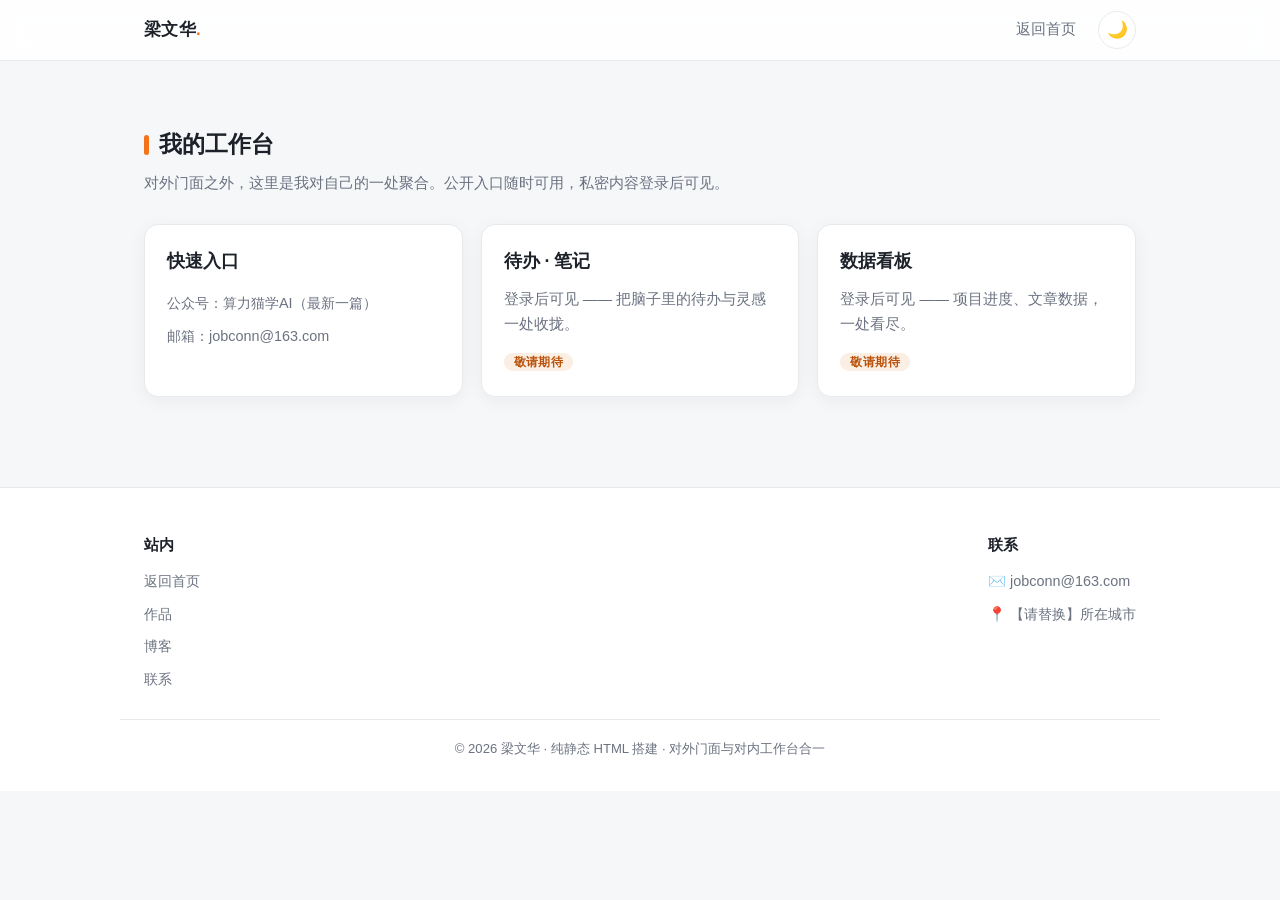
<file: workbench.html>
<!DOCTYPE html>
<html lang="zh-CN" data-theme="light">
<head>
  <meta charset="UTF-8" />
  <meta name="viewport" content="width=device-width, initial-scale=1.0" />
  <title>我的工作台 · 梁文华</title>
  <meta name="description" content="梁文华的个人工作台 —— 对外门面之外，一处对自己开放的聚合入口。" />
  <link rel="stylesheet" href="assets/css/style.css" />
</head>
<body>

  <!-- ===== 顶部导航（极简，仅返回入口） ===== -->
  <header class="nav">
    <div class="container nav-inner">
      <div class="brand">梁文华<span>.</span></div>
      <nav class="nav-links">
        <a href="index.html#top">返回首页</a>
        <button class="theme-toggle" id="themeToggle" aria-label="切换主题">🌙</button>
      </nav>
    </div>
  </header>

  <!-- ===== 工作台 ===== -->
  <section id="top">
    <div class="container">
      <h2 class="section-title">我的工作台</h2>
      <p class="section-sub">对外门面之外，这里是我对自己的一处聚合。公开入口随时可用，私密内容登录后可见。</p>
      <div class="grid grid-3">
        <div class="card">
          <h3>快速入口</h3>
          <div class="links">
            <a href="https://mp.weixin.qq.com/s/bawZDjNMXqaXvCN2IGCQVQ" target="_blank" rel="noopener">公众号：算力猫学AI（最新一篇）</a>
            <a href="mailto:jobconn@163.com">邮箱：jobconn@163.com</a>
          </div>
        </div>
        <div class="card">
          <h3>待办 · 笔记</h3>
          <p>登录后可见 —— 把脑子里的待办与灵感一处收拢。</p>
          <div class="meta"><span class="badge-soon">敬请期待</span></div>
        </div>
        <div class="card">
          <h3>数据看板</h3>
          <p>登录后可见 —— 项目进度、文章数据，一处看尽。</p>
          <div class="meta"><span class="badge-soon">敬请期待</span></div>
        </div>
      </div>
    </div>
  </section>

  <!-- ===== 页脚 ===== -->
  <footer class="footer">
    <div class="container footer-grid">
      <div>
        <h4>站内</h4>
        <div class="links">
          <a href="index.html#top">返回首页</a>
          <a href="index.html#projects">作品</a>
          <a href="index.html#blog">博客</a>
          <a href="index.html#contact">联系</a>
        </div>
      </div>
      <div>
        <h4>联系</h4>
        <div class="links">
          <a href="mailto:jobconn@163.com">✉️ jobconn@163.com</a>
          <a href="#">📍 【请替换】所在城市</a>
        </div>
      </div>
    </div>
    <div class="container footer-bottom">
      © <span id="year">2026</span> 梁文华 · 纯静态 HTML 搭建 · 对外门面与对内工作台合一
    </div>
  </footer>

  <script src="assets/js/main.js"></script>
</body>
</html>
</file>
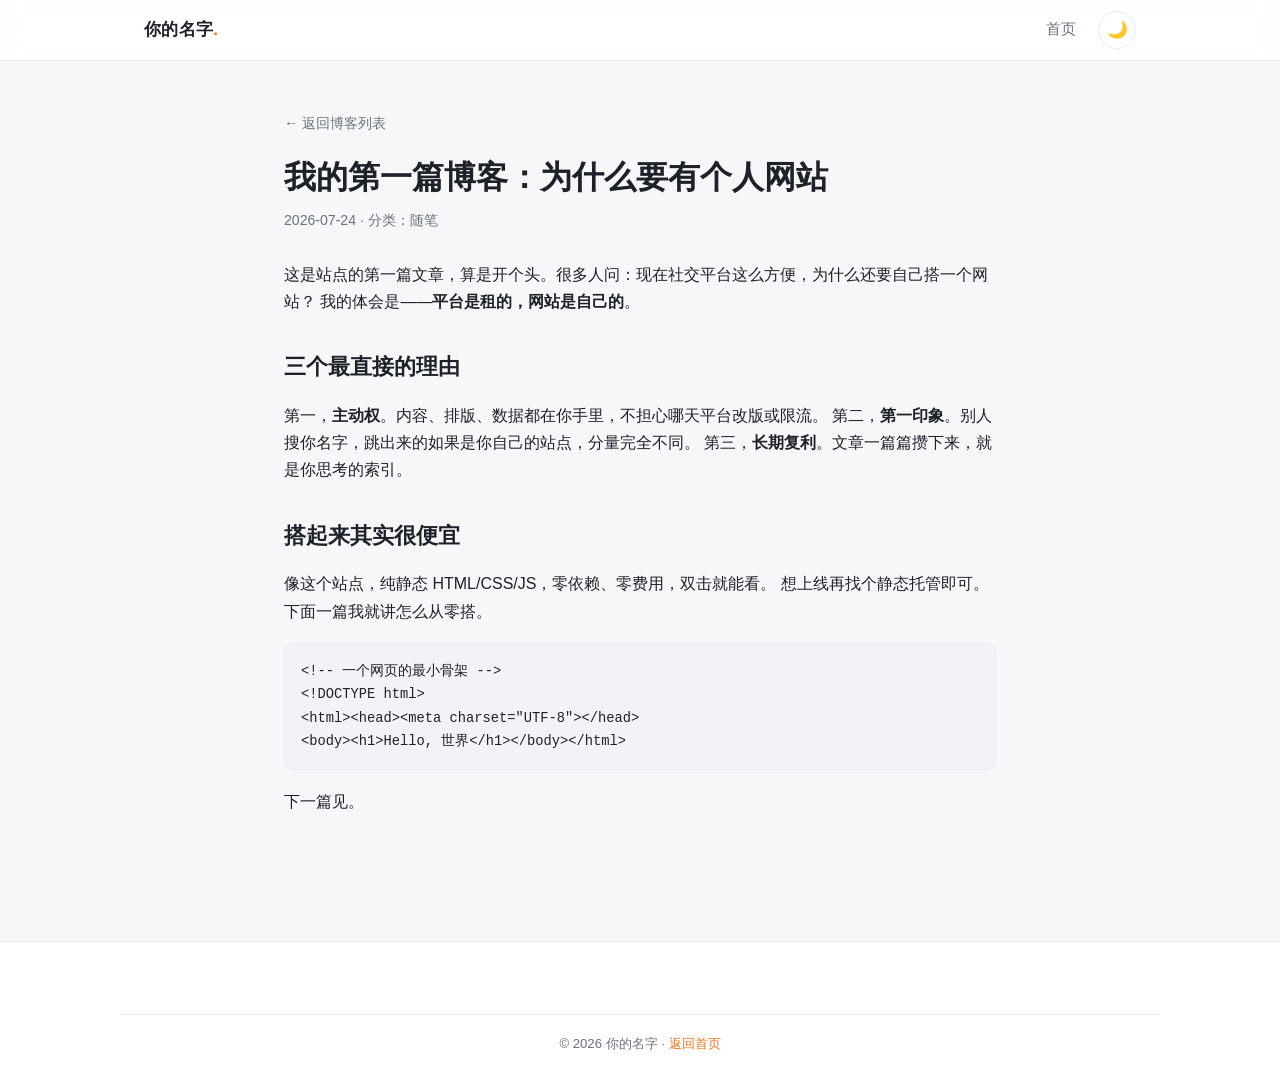
<file: blog/article-1.html>
<!DOCTYPE html>
<html lang="zh-CN" data-theme="light">
<head>
  <meta charset="UTF-8" />
  <meta name="viewport" content="width=device-width, initial-scale=1.0" />
  <title>我的第一篇博客：为什么要有个人网站</title>
  <meta name="description" content="聊聊个人网站的意义，以及为什么每个人都该有一个属于自己的数字门面。" />
  <link rel="stylesheet" href="../assets/css/style.css" />
</head>
<body>

  <header class="nav">
    <div class="container nav-inner">
      <div class="brand">你的名字<span>.</span></div>
      <nav class="nav-links">
        <a href="../index.html">首页</a>
        <button class="theme-toggle" id="themeToggle" aria-label="切换主题">🌙</button>
      </nav>
    </div>
  </header>

  <article class="article">
    <a class="back-link" href="../index.html#blog">← 返回博客列表</a>
    <h1>我的第一篇博客：为什么要有个人网站</h1>
    <div class="meta">2026-07-24 · 分类：随笔</div>

    <p>
      这是站点的第一篇文章，算是开个头。很多人问：现在社交平台这么方便，为什么还要自己搭一个网站？
      我的体会是——<strong>平台是租的，网站是自己的</strong>。
    </p>

    <h2>三个最直接的理由</h2>
    <p>
      第一，<strong>主动权</strong>。内容、排版、数据都在你手里，不担心哪天平台改版或限流。
      第二，<strong>第一印象</strong>。别人搜你名字，跳出来的如果是你自己的站点，分量完全不同。
      第三，<strong>长期复利</strong>。文章一篇篇攒下来，就是你思考的索引。
    </p>

    <h2>搭起来其实很便宜</h2>
    <p>
      像这个站点，纯静态 HTML/CSS/JS，零依赖、零费用，双击就能看。
      想上线再找个静态托管即可。下面一篇我就讲怎么从零搭。
    </p>

    <pre><code>&lt;!-- 一个网页的最小骨架 --&gt;
&lt;!DOCTYPE html&gt;
&lt;html&gt;&lt;head&gt;&lt;meta charset="UTF-8"&gt;&lt;/head&gt;
&lt;body&gt;&lt;h1&gt;Hello, 世界&lt;/h1&gt;&lt;/body&gt;&lt;/html&gt;</code></pre>

    <p>下一篇见。</p>
  </article>

  <footer class="footer">
    <div class="container footer-bottom">
      © <span id="year">2026</span> 你的名字 · <a href="../index.html">返回首页</a>
    </div>
  </footer>

  <script src="../assets/js/main.js"></script>
</body>
</html>
</file>
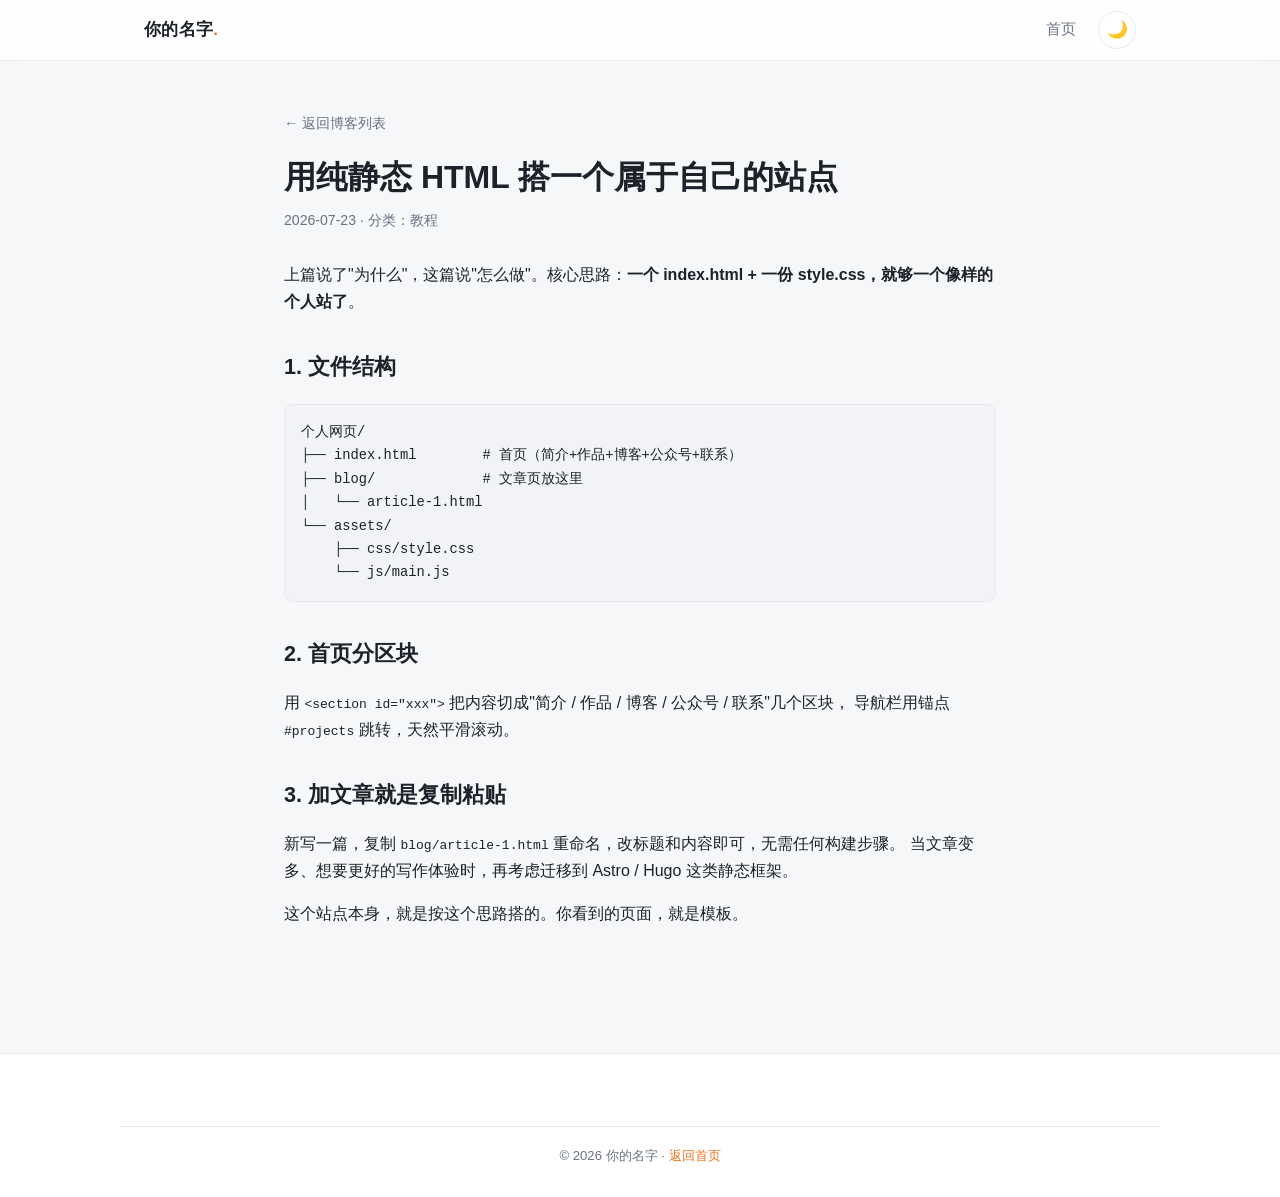
<file: blog/article-2.html>
<!DOCTYPE html>
<html lang="zh-CN" data-theme="light">
<head>
  <meta charset="UTF-8" />
  <meta name="viewport" content="width=device-width, initial-scale=1.0" />
  <title>用纯静态 HTML 搭一个属于自己的站点</title>
  <meta name="description" content="从零开始，用纯静态 HTML/CSS/JS 搭建个人网站的步骤与思路。" />
  <link rel="stylesheet" href="../assets/css/style.css" />
</head>
<body>

  <header class="nav">
    <div class="container nav-inner">
      <div class="brand">你的名字<span>.</span></div>
      <nav class="nav-links">
        <a href="../index.html">首页</a>
        <button class="theme-toggle" id="themeToggle" aria-label="切换主题">🌙</button>
      </nav>
    </div>
  </header>

  <article class="article">
    <a class="back-link" href="../index.html#blog">← 返回博客列表</a>
    <h1>用纯静态 HTML 搭一个属于自己的站点</h1>
    <div class="meta">2026-07-23 · 分类：教程</div>

    <p>
      上篇说了"为什么"，这篇说"怎么做"。核心思路：<strong>一个 index.html + 一份 style.css，就够一个像样的个人站了</strong>。
    </p>

    <h2>1. 文件结构</h2>
    <pre><code>个人网页/
├── index.html        # 首页（简介+作品+博客+公众号+联系）
├── blog/             # 文章页放这里
│   └── article-1.html
└── assets/
    ├── css/style.css
    └── js/main.js</code></pre>

    <h2>2. 首页分区块</h2>
    <p>
      用 <code>&lt;section id="xxx"&gt;</code> 把内容切成"简介 / 作品 / 博客 / 公众号 / 联系"几个区块，
      导航栏用锚点 <code>#projects</code> 跳转，天然平滑滚动。
    </p>

    <h2>3. 加文章就是复制粘贴</h2>
    <p>
      新写一篇，复制 <code>blog/article-1.html</code> 重命名，改标题和内容即可，无需任何构建步骤。
      当文章变多、想要更好的写作体验时，再考虑迁移到 Astro / Hugo 这类静态框架。
    </p>

    <p>这个站点本身，就是按这个思路搭的。你看到的页面，就是模板。</p>
  </article>

  <footer class="footer">
    <div class="container footer-bottom">
      © <span id="year">2026</span> 你的名字 · <a href="../index.html">返回首页</a>
    </div>
  </footer>

  <script src="../assets/js/main.js"></script>
</body>
</html>
</file>
<file: assets/css/style.css>
/* =========================================================
   个人网站 · 全局样式（规整合一版）
   双主题：浅色(默认) / 深色
   单一强调色：暖橙 #F2731C（深色 #F5A623）
   零依赖、可离线运行
   ========================================================= */

:root {
  --bg: #f6f7f9;
  --surface: #ffffff;
  --surface-2: #f1f3f6;
  --text: #1d2129;
  --muted: #6b7280;
  --accent: #F2731C;
  --accent-soft: #fbeee2;
  --accent-ink: #b9510a;
  --border: #e8eaed;
  --shadow: 0 4px 18px rgba(17, 24, 39, 0.05);
  --shadow-lg: 0 10px 32px rgba(17, 24, 39, 0.09);
  --radius: 14px;
  --radius-sm: 9px;
  --maxw: 1040px;
  --font: -apple-system, BlinkMacSystemFont, "PingFang SC", "Microsoft YaHei",
    "Segoe UI", Roboto, Helvetica, Arial, sans-serif;
}

[data-theme="dark"] {
  --bg: #0e1014;
  --surface: #181b21;
  --surface-2: #20242c;
  --text: #e9ebf0;
  --muted: #9aa3b2;
  --accent: #F5A623;
  --accent-soft: #2c2113;
  --accent-ink: #f5c06a;
  --border: #2a2f3a;
  --shadow: 0 4px 18px rgba(0, 0, 0, 0.35);
  --shadow-lg: 0 10px 32px rgba(0, 0, 0, 0.45);
}

* { box-sizing: border-box; margin: 0; padding: 0; }

html { scroll-behavior: smooth; }

body {
  font-family: var(--font);
  background: var(--bg);
  color: var(--text);
  line-height: 1.7;
  -webkit-font-smoothing: antialiased;
  transition: background .3s ease, color .3s ease;
}

a { color: var(--accent); text-decoration: none; }
a:hover { text-decoration: underline; }

.container { max-width: var(--maxw); margin: 0 auto; padding: 0 24px; }

/* ---------- 顶部导航 ---------- */
.nav {
  position: sticky; top: 0; z-index: 50;
  background: color-mix(in srgb, var(--surface) 88%, transparent);
  backdrop-filter: saturate(180%) blur(12px);
  border-bottom: 1px solid var(--border);
}
.nav-inner {
  display: flex; align-items: center; justify-content: space-between;
  height: 60px;
}
.brand { font-weight: 700; font-size: 1.05rem; letter-spacing: .3px; }
.brand span { color: var(--accent); }
.nav-links { display: flex; gap: 22px; align-items: center; }
.nav-links a { color: var(--muted); font-size: .92rem; }
.nav-links a:hover { color: var(--text); text-decoration: none; }
.theme-toggle {
  border: 1px solid var(--border); background: var(--surface);
  color: var(--text); width: 38px; height: 38px; border-radius: 50%;
  cursor: pointer; font-size: 1.05rem; line-height: 1;
  display: grid; place-items: center; transition: .2s;
}
.theme-toggle:hover { border-color: var(--accent); }

/* ---------- 区块通用 ---------- */
section { padding: 60px 0; }
#top { padding-top: 64px; }
.section-title {
  font-size: 1.45rem; font-weight: 700; margin-bottom: 6px;
  display: flex; align-items: center; gap: 10px;
}
.section-title::before {
  content: ""; width: 5px; height: 20px; border-radius: 3px;
  background: var(--accent); display: inline-block;
}
.section-sub { color: var(--muted); margin-bottom: 28px; font-size: .95rem; }

/* ---------- Hero ---------- */
.hero { padding: 72px 0 52px; }
.hero-grid { display: flex; gap: 40px; align-items: center; flex-wrap: wrap; }
.avatar {
  width: 124px; height: 124px; border-radius: 50%;
  object-fit: cover; flex-shrink: 0;
  box-shadow: var(--shadow-lg);
}
.hero-text { flex: 1; min-width: 260px; }
.hero-name { font-size: 2rem; font-weight: 800; letter-spacing: .3px; }
.hero-tag { color: var(--accent); font-weight: 600; margin: 6px 0 14px; font-size: 1rem; }
.hero-desc { color: var(--muted); max-width: 560px; }
.hero-cta { margin-top: 22px; display: flex; gap: 12px; flex-wrap: wrap; }
.btn {
  display: inline-flex; align-items: center; gap: 6px;
  padding: 10px 20px; border-radius: 999px; font-weight: 600;
  font-size: .92rem; cursor: pointer; border: 1px solid var(--border);
  background: var(--surface); color: var(--text); transition: .2s;
}
.btn:hover { text-decoration: none; transform: translateY(-1px); box-shadow: var(--shadow); }
.btn-primary { background: var(--accent); color: #fff; border-color: var(--accent); }
.btn-primary:hover { filter: brightness(1.05); }

/* ---------- 卡片网格（作品/工作台/博客） ---------- */
.grid { display: grid; gap: 18px; }
.grid-2 { grid-template-columns: repeat(2, 1fr); }
.grid-3 { grid-template-columns: repeat(3, 1fr); }

.card {
  background: var(--surface); border: 1px solid var(--border);
  border-radius: var(--radius); padding: 22px;
  box-shadow: var(--shadow); transition: .22s;
  display: flex; flex-direction: column; min-width: 0;
}
.card:hover { transform: translateY(-3px); box-shadow: var(--shadow-lg); }
.card h3 { font-size: 1.1rem; margin-bottom: 10px; }
.card p { color: var(--muted); font-size: .92rem; flex: 1; }
.card .meta { margin-top: 14px; font-size: .82rem; color: var(--muted); }
.card .links { display: flex; flex-direction: column; gap: 8px; margin-top: 4px; }
.card .links a { color: var(--muted); font-size: .9rem; }
.card .links a:hover { color: var(--accent); }

/* 应用卡片封面（展示区） */
.app-card { padding: 0; overflow: hidden; }
.app-cover {
  height: 130px; display: grid; place-items: center;
  font-size: 3.4rem; line-height: 1;
  background: linear-gradient(135deg, var(--accent-soft), var(--surface-2));
  border-bottom: 1px solid var(--border);
}
.app-card h3 { margin: 18px 22px 8px; }
.app-card .tag { margin-left: 22px; }
.app-card p { margin: 0 22px; }
.app-card .meta { margin: 16px 22px 22px; }

/* 应用分组标题（网页应用 / 移动桌面） */
.apps-group-title {
  font-size: 1.05rem; font-weight: 700; margin: 36px 0 16px; color: var(--text);
}
.apps-group-title:first-of-type { margin-top: 6px; }

/* 展示卡封面色（区分品类） */
.app-cover-cat { background: linear-gradient(135deg, #fde7f0, var(--surface-2)); }
.app-cover-wire { background: linear-gradient(135deg, #e7f0fd, var(--surface-2)); }
.app-card .meta .badge-soon { display: inline-block; margin-bottom: 8px; }

/* 展示卡「了解更多」折叠 */
.app-detail { margin-top: 12px; border-top: 1px dashed var(--border); padding-top: 10px; }
.app-detail summary { cursor: pointer; font-size: .88rem; font-weight: 600; color: var(--accent); }
.app-detail summary:hover { text-decoration: underline; }
.app-detail-body { margin-top: 10px; font-size: .88rem; color: var(--muted); }
.app-detail-body p { margin: 6px 0; }

/* 应用内嵌弹层（iframe） */
.app-modal {
  position: fixed; inset: 0; z-index: 200; background: var(--bg);
  display: none; flex-direction: column;
}
.app-modal.open { display: flex; }
.app-modal-bar {
  display: flex; align-items: center; justify-content: space-between;
  padding: 10px 18px; border-bottom: 1px solid var(--border);
  background: var(--surface); flex-shrink: 0;
}
.app-modal-title { font-weight: 700; font-size: 1rem; }
.app-modal-bar > div { display: flex; align-items: center; gap: 14px; }
.app-modal-open { font-size: .88rem; color: var(--accent); }
.app-modal-close {
  border: 1px solid var(--border); background: var(--surface); color: var(--text);
  width: 36px; height: 36px; border-radius: 50%; cursor: pointer; font-size: 1rem;
  display: grid; place-items: center; transition: .2s;
}
.app-modal-close:hover { border-color: var(--accent); color: var(--accent); }
.app-modal-frame { flex: 1; width: 100%; border: 0; background: var(--surface); }

.tag {
  display: inline-block; font-size: .72rem; padding: 3px 10px;
  border-radius: 999px; background: var(--accent-soft);
  color: var(--accent-ink); font-weight: 600; margin: 0 6px 6px 0;
}
.badge-soon {
  align-self: flex-start; font-size: .72rem; font-weight: 700; letter-spacing: .4px;
  color: var(--accent-ink); background: var(--accent-soft);
  padding: 3px 10px; border-radius: 999px;
}

/* ---------- 文章行（列表式） ---------- */
.post {
  display: flex; justify-content: space-between; gap: 16px;
  padding: 16px 2px; border-bottom: 1px solid var(--border); align-items: baseline;
}
.post:last-child { border-bottom: none; }
.post-title { font-weight: 600; font-size: 1rem; }
.post-date { color: var(--muted); font-size: .82rem; white-space: nowrap; }

/* ---------- 公众号（中性白底，绿仅作点缀） ---------- */
.wechat-card {
  background: var(--surface); border: 1px solid var(--border);
  border-radius: var(--radius); padding: 26px;
  display: flex; align-items: center; gap: 22px; flex-wrap: wrap;
  box-shadow: var(--shadow);
}
.wc-text { flex: 1; min-width: 220px; }
.wc-icon {
  width: 46px; height: 46px; border-radius: 12px;
  background: #07c160; color: #fff;
  display: grid; place-items: center; font-size: 1.4rem; flex-shrink: 0;
  margin-bottom: 10px;
}
.wc-text h3 { font-size: 1.15rem; }
.wc-text p { color: var(--muted); font-size: .92rem; margin-top: 6px; }
.wc-id { font-weight: 600; color: var(--text) !important; }
.wc-qr {
  width: 132px; height: auto; border-radius: var(--radius-sm);
  background: #fff; padding: 6px; flex-shrink: 0;
  box-shadow: var(--shadow);
}

/* ---------- 页脚 ---------- */
.footer {
  border-top: 1px solid var(--border); background: var(--surface);
  padding: 44px 0 30px; margin-top: 30px;
}
.footer-grid { display: flex; justify-content: space-between; gap: 30px; flex-wrap: wrap; }
.footer h4 { font-size: .95rem; margin-bottom: 12px; }
.footer .links { display: flex; flex-direction: column; gap: 8px; }
.footer .links a { color: var(--muted); font-size: .9rem; }
.footer .links a:hover { color: var(--text); }
.footer-bottom {
  margin-top: 28px; padding-top: 18px; border-top: 1px solid var(--border);
  color: var(--muted); font-size: .82rem; text-align: center;
}

/* ---------- 文章详情页 ---------- */
.article { max-width: 760px; margin: 0 auto; padding: 48px 24px 80px; }
.article h1 { font-size: 2rem; line-height: 1.3; margin-bottom: 10px; }
.article .meta { color: var(--muted); font-size: .88rem; margin-bottom: 28px; }
.article p { margin: 16px 0; color: var(--text); }
.article h2 { margin: 34px 0 10px; font-size: 1.35rem; }
.article pre {
  background: var(--surface-2); border: 1px solid var(--border);
  padding: 16px; border-radius: var(--radius-sm); overflow: auto;
  font-size: .86rem; margin: 18px 0;
}
.back-link { display: inline-block; margin-bottom: 22px; color: var(--muted); font-size: .9rem; }

/* ---------- 响应式 ---------- */
@media (max-width: 900px) {
  .grid-3 { grid-template-columns: repeat(2, 1fr); }
}
@media (max-width: 720px) {
  section { padding: 46px 0; }
  .grid-2, .grid-3 { grid-template-columns: 1fr; }
  .hero-grid { flex-direction: column; text-align: center; gap: 24px; }
  .hero-cta { justify-content: center; }
  .hero-desc { margin: 0 auto; }
  .nav-links { gap: 14px; }
  .wechat-card { justify-content: center; text-align: center; }
}
</file>
